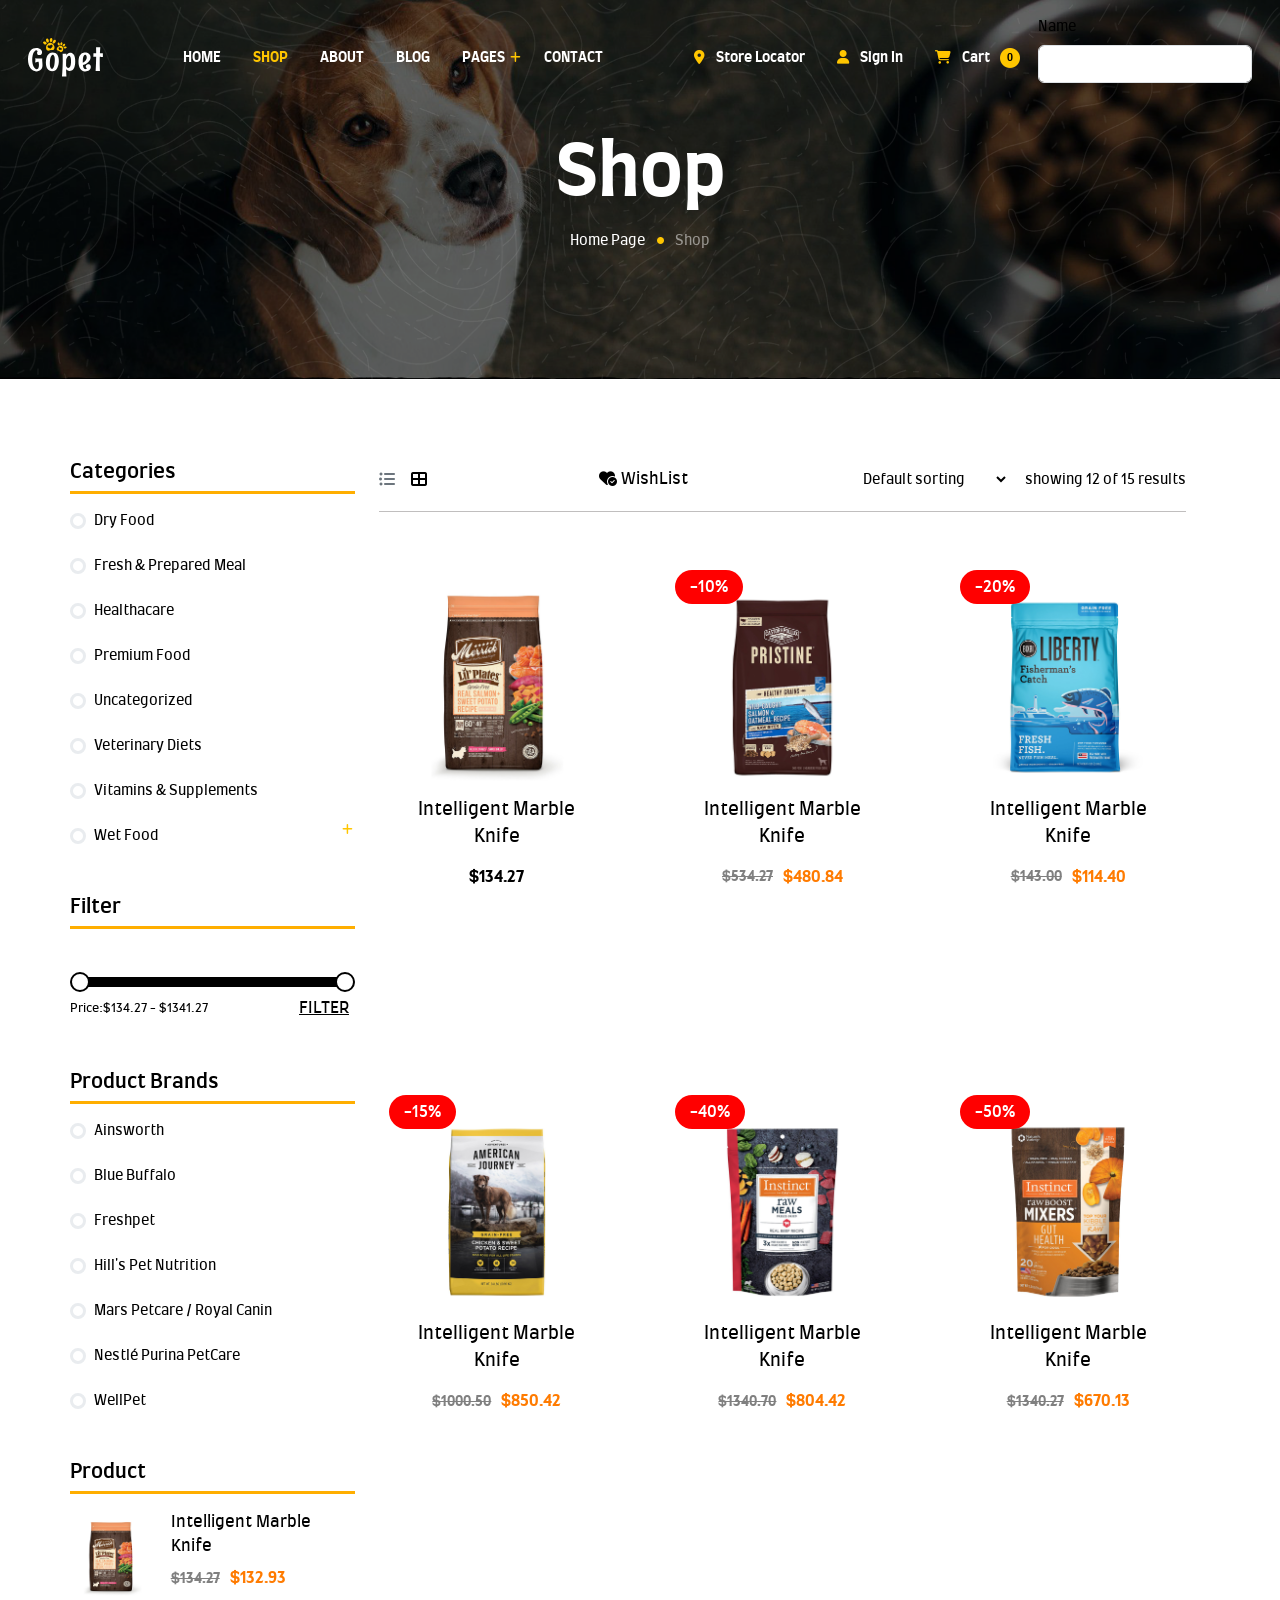
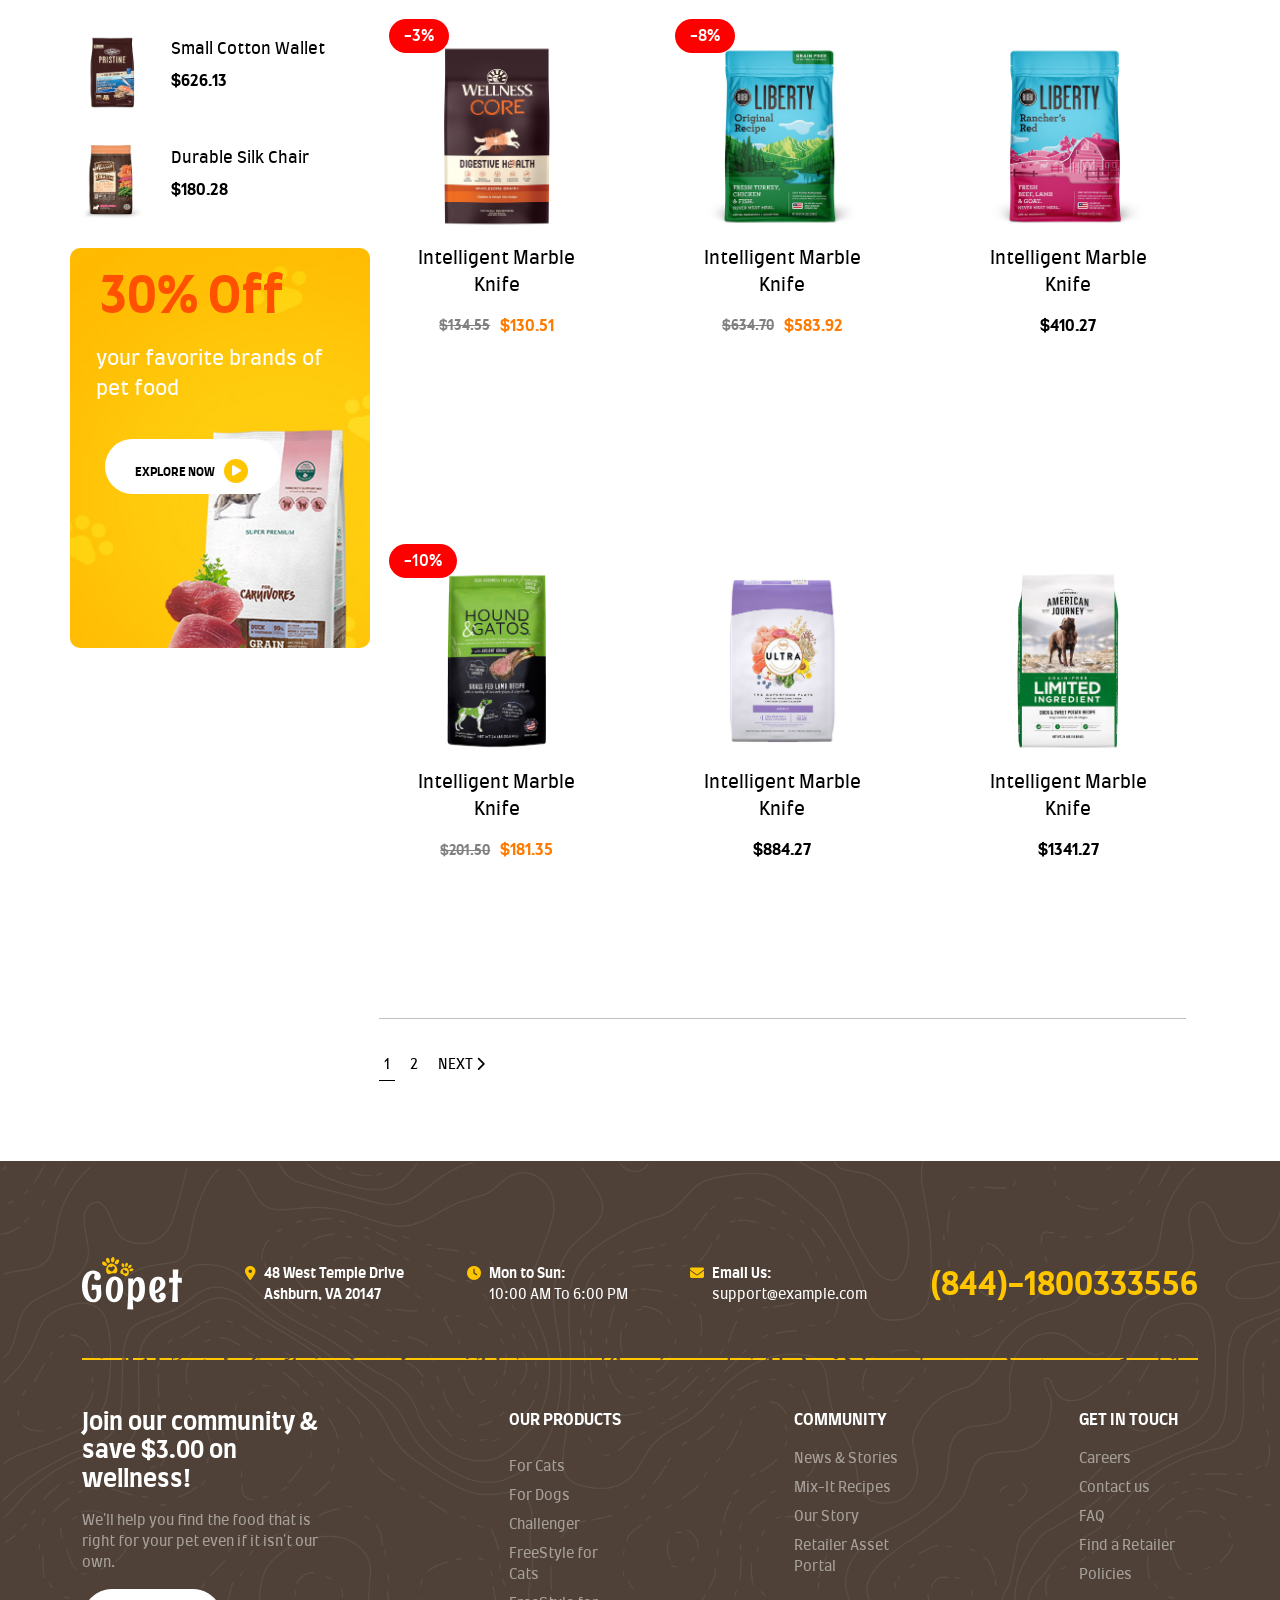
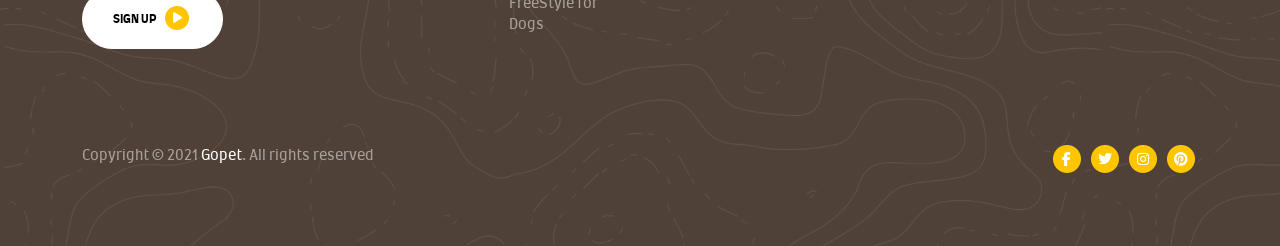
<file: index.html>
<!DOCTYPE html>
<html lang="en">

<head>
    <meta charset="UTF-8" />
    <meta name="viewport" content="width=device-width, initial-scale=1.0" />
    <title>Shop</title>
    <!-- Bootstrap -->
    <link rel="stylesheet" href="./css/bootstrap.css" />

    <!-- Font Awesome -->
    <link rel="stylesheet" href="./css/fontawesome.css" />

    <!-- Google Fonts -->
    <link rel="stylesheet" href="css/googlefont.css">

    <!-- Custom Styles -->
    <link rel="shortcut icon" href="images/paw-decor-right.png" type="image/x-icon">
    <link rel="stylesheet" href="./css/styles.css" />
    <style>
        .breadcrumb-wrapper {
            background: url("images/bg-curly-dark.png"), linear-gradient(rgba(0, 0, 0, 0.2), rgba(0, 0, 0, 0.2)), url("images/breadcrumb_shop_bg.png") center center no-repeat;
            background-size: cover;
        }
    </style>
</head>

<body>
    <nav class="navbar navbar-expand-lg navbar-dark position-absolute w-100" style="font-size: 14px;">
        <div class="container-fluid">
            <!-- the hamburger -->
            <button class="navbar-toggler" type="button" data-bs-toggle="offcanvas" data-bs-target="#navbar-on-mobile">
                <span class="navbar-toggler-icon"></span>
            </button>

            <!-- the brand -->
            <a class="mx-auto navbar-brand" href="home.html">
                <img src="./images/logo.svg" alt="" style="width: 75px" />
            </a>

            <!-- the cart on small screen => mobile -->
            <li class="ms-auto d-inline-block d-lg-none cart-show">
                <a class="p-0 nav-link-mobile" data-bs-toggle="offcanvas" data-bs-target="#shoppingCartOffcanvas">
                    <span><i class="fa-solid fa-cart-shopping text-primary"></i></span>
                </a>
            </li>

            <!-- the nav bar on large screen => desktop -->
            <div class="collapse navbar-collapse" id="navbarSupportedContent">
                <ul class="navbar-nav navbar-nav-1 ms-lg-6 mb-lg-0 fw-bold">
                    <li class="nav-item">
                        <a class="nav-link nav-link-hover" href="home.html">
                            <span class="nav-link-hover">HOME</span>
                        </a>
                    </li>
                    <li class="nav-item">
                        <a class="nav-link nav-link-hover active" href="shop.html">
                            <span class="nav-link-hover">SHOP</span>
                        </a>
                    </li>
                    <li class="nav-item">
                        <a class="nav-link nav-link-hover" href="about.html">
                            <span class="nav-link-hover">ABOUT</span>
                        </a>
                    </li>
                    <li class="nav-item">
                        <a class="nav-link nav-link-hover" href="blog.html">
                            <span class="nav-link-hover">BLOG</span>
                        </a>
                    </li>
                    <li class="nav-item dropdown">
                        <a class="nav-link nav-link-hover dropdown-toggle" href="#" data-bs-toggle="dropdown">
                            <span class="nav-link-hover">PAGES</span>
                            <i class="fa-solid fa-plus md-text position-absolute"></i>
                        </a>
                        <ul class="dropdown-menu shadow-lg rounded-4">
                            <li>
                                <a class="dropdown-item" href="faq.html">
                                    <span class="nav-link-hover">FAQ</span>
                                </a>
                            </li>
                            <li>
                                <img class="py-2" style="width: 150px;" src="images/footer_divide.png" alt="">
                            </li>
                            <li><a class="dropdown-item" href="pricing.html">Pricing</a></li>
                            <li>
                                <img class="py-2" style="width: 150px;" src="images/footer_divide.png" alt="">
                            </li>
                            <li><a class="dropdown-item" href="team-members.html">Members</a></li>
                            <li>
                                <img class="py-2" style="width: 150px;" src="images/footer_divide.png" alt="">
                            </li>
                            <li><a class="dropdown-item" href="sitemap.html">Sitemap</a></li>
                        </ul>
                    </li>
                    <li class="nav-item">
                        <a class="nav-link nav-link-hover" href="contact.html">
                            <span class="nav-link-hover">CONTACT</span>
                        </a>
                    </li>
                </ul>
                <ul class="mb-2 navbar-nav navbar-nav-2 ms-auto mb-lg-0 fw-bold d-flex">
                    <li class="nav-item">
                        <a class="p-0 nav-link" href="store-locator.html">
                            <span class="me-2"><i class="fa-solid fa-location-dot text-primary"></i></span>
                            Store Locator
                        </a>
                    </li>
                    <li class="nav-item dropdown dropstart account">
                    </li>
                    <li class="nav-item cart-show">
                        <a class="p-0 nav-link" href="#" data-bs-toggle="offcanvas"
                            data-bs-target="#shoppingCartOffcanvas">
                            <span class="me-2"><i class="fa-solid fa-cart-shopping text-primary"></i></span>
                            Cart
                            <span class="fa-stack ms-1" style="font-size: 10px">
                                <i class="fas fa-circle text-primary fa-stack-2x"></i>
                                <p class="text-black fa-stack-1x cart-count">
                                    0
                                </p>
                            </span>
                        </a>
                    </li>
                </ul>
                <form action="">
                    <div class="mb-3">
                        <label for="" class="form-label">Name</label>
                        <input type="text" name="" id="" class="form-control" placeholder=""
                            aria-describedby="helpId" />
                        
                    </div>
                    
                </form>
            </div>
        </div>
    </nav>

    <!-- the shopping cart offcanvas -->
    <div class="text-black offcanvas offcanvas-end" tabindex="-1" id="shoppingCartOffcanvas"
        aria-labelledby="offcanvasLabel">
        <div class="py-4 offcanvas-header border-bottom">
            <h5 class="offcanvas-title" id="offcanvasLabel">
                Shopping cart
            </h5>
            <button type="button" class="btn-close" data-bs-dismiss="offcanvas" aria-label="Close"></button>
        </div>
        <div class="offcanvas-body">
            <p class="text-black-50 text-center xxl-text cart-show-body">
                No products in the cart
            </p>
        </div>
    </div>

    <!-- the nav bar canvas on small screen => mobile  -->
    <div class="offcanvas offcanvas-start text-bg-light" tabindex="-1" id="navbar-on-mobile" style="z-index: 1055">
        <div class="px-4 pt-4 offcanvas-header">
            <h5 class="offcanvas-title fw-bold" id="offcanvasLabel">
                main menu
            </h5>
            <button type="button" class="btn-close" data-bs-dismiss="offcanvas" aria-label="Close"></button>
        </div>
        <img class="mx-4" src="./images/line-break.png" alt="" style="width: 60px" />
        <div class="offcanvas-body">
            <ul class="navbar-nav-mobile fw-bold list-group list-group-flush">
                <li class="p-0 py-2 mx-3 navbar-item-mobile list-group-item">
                    <a class="navbar-link-mobile text-decoration-none" href="#">HOME</a>
                </li>
                <li class="p-0 py-2 mx-3 navbar-item-mobile list-group-item">
                    <a class="navbar-link-mobile text-decoration-none active" href="#">SHOP</a>
                </li>
                <li class="p-0 py-2 mx-3 navbar-item-mobile list-group-item">
                    <a class="navbar-link-mobile text-decoration-none" href="#">ABOUT</a>
                </li>
                <li class="p-0 py-2 mx-3 navbar-item-mobile list-group-item">
                    <a class="navbar-link-mobile text-decoration-none" href="#">BLOG</a>
                </li>
                <li class="p-0 py-2 mx-3 navbar-item-mobile list-group-item">
                    <a class="navbar-link-mobile text-decoration-none" href="#">PAGES</a>
                </li>
                <li class="p-0 py-2 mx-3 navbar-item-mobile list-group-item">
                    <a class="navbar-link-mobile text-decoration-none" href="#">CONTACT</a>
                </li>
                <li class="p-0 py-2 mx-3 navbar-item-mobile list-group-item">
                    <a class="p-0 navbar-link-mobile text-decoration-none" href="#">
                        <span class="me-2"><i class="fa-solid fa-location-dot text-primary"></i></span>
                        Store Locator
                    </a>
                </li>
                <li class="p-0 py-2 mx-3 navbar-item-mobile list-group-item dropdown dropstart">
                    <a class="p-0 navbar-link-mobile text-decoration-none" data-bs-toggle="modal"
                        data-bs-target="#signInModal" href="#">
                        <span class="me-2"><i class="fa-solid fa-user text-primary"></i></span>
                        Sign In
                    </a>
                    <!-- Modal -->
                    <div class="modal fade" id="signInModal" data-bs-backdrop="static" data-bs-keyboard="false"
                        style="z-index: 1800">
                        <div class="modal-dialog modal-dialog-centered">
                            <div class="modal-content">
                                <div class="modal-header border-bottom-0">
                                    <button type="button" class="btn-close" data-bs-dismiss="modal"
                                        aria-label="Close"></button>
                                </div>
                                <div class="p-0 modal-body">
                                    <div class="px-4 pt-3 pb-3 text-black sign-in bg-light w-100">
                                        <div class="d-flex justify-content-between">
                                            <h3>Sign in</h3>
                                            <a href="#" class="text-primary">Create an Account</a>
                                        </div>
                                        <form class="mb-3">
                                            <div class="mb-3">
                                                <label for="username" class="form-label">Username or email
                                                    <span class="text-danger">*</span></label>
                                                <input class="text-black form-control" type="text" id="username"
                                                    placeholder="Username" />
                                            </div>
                                            <div class="mb-3">
                                                <label for="password" class="form-label">Password
                                                    <span class="text-danger">*</span></label>
                                                <input class="text-black form-control" type="text" id="password"
                                                    placeholder="Password" />
                                            </div>
                                            <div class="d-grid">
                                                <button class="btn btn-primary fw-bold text-uppercase">
                                                    Login
                                                    <span class="fa-stack super-sm-text ms-1" style="
                                                                margin-bottom: 1px;
                                                            ">
                                                        <i class="text-black fas fa-circle fa-stack-2x"></i>
                                                        <i class="fas fa-play fa-stack-1x text-primary"></i>
                                                    </span>
                                                </button>
                                            </div>
                                        </form>
                                        <div class="text-end">
                                            <p class="text-primary">
                                                Lost your password?
                                            </p>
                                        </div>
                                    </div>
                                </div>
                            </div>
                        </div>
                    </div>
                </li>
            </ul>
        </div>
    </div>

    <section class="pt-8 pb-8 text-white bg-black breadcrumb-wrapper">
        <div class="container">
            <div class="row">
                <div class="gap-2 d-flex flex-column justify-content-center align-items-center">
                    <!-- Change into the name of the page -->
                    <h2 class="fw-bold display-2">Shop</h2>
                    <div class="gap-2 d-flex lg-text">
                        <a href="home.html" class="m-0 text-decoration-none link-light">Home Page</a>
                        <span class="text-primary">
                            <i class="fas fa-circle" style="transform: scale(0.5)"></i>
                        </span>
                        <!-- Change into the name of the page -->
                        <p class="m-0 text-white-50">Shop</p>
                    </div>
                </div>
            </div>
        </div>
    </section>

    <main class="container main__shop d-flex">
        <div class="shop__sidebar col-3">
            <div class="shop__sidebar__categories">
                <h4 class="pb-2 categories__header shop__sidebar__title">
                    Categories
                </h4>
                <div class="gap-4 mt-3 categories__inner d-flex flex-column">
                    <div class="gap-2 category__group d-flex align-items-center">
                        <div
                            class="border category__icon-select shop__sidebar__icon-select rounded-circle border-light-subtle border-3">
                        </div>
                        <p class="category__text shop__sidebar__text">
                            Dry Food
                        </p>
                    </div>
                    <div class="gap-2 category__group d-flex align-items-center">
                        <div
                            class="border category__icon-select shop__sidebar__icon-select rounded-circle border-light-subtle border-3">
                        </div>
                        <p class="category__text shop__sidebar__text">
                            Fresh & Prepared Meal
                        </p>
                    </div>
                    <div class="gap-2 category__group d-flex align-items-center">
                        <div
                            class="border category__icon-select shop__sidebar__icon-select rounded-circle border-light-subtle border-3">
                        </div>
                        <p class="category__text shop__sidebar__text">
                            Healthacare
                        </p>
                    </div>
                    <div class="gap-2 category__group d-flex align-items-center">
                        <div
                            class="border category__icon-select shop__sidebar__icon-select rounded-circle border-light-subtle border-3">
                        </div>
                        <p class="category__text shop__sidebar__text">
                            Premium Food
                        </p>
                    </div>
                    <div class="gap-2 category__group d-flex align-items-center">
                        <div
                            class="border category__icon-select shop__sidebar__icon-select rounded-circle border-light-subtle border-3">
                        </div>
                        <p class="category__text shop__sidebar__text">
                            Uncategorized
                        </p>
                    </div>
                    <div class="gap-2 category__group d-flex align-items-center">
                        <div
                            class="border category__icon-select shop__sidebar__icon-select rounded-circle border-light-subtle border-3">
                        </div>
                        <p class="category__text shop__sidebar__text">
                            Veterinary Diets
                        </p>
                    </div>
                    <div class="gap-2 category__group d-flex align-items-center">
                        <div
                            class="border category__icon-select shop__sidebar__icon-select rounded-circle border-light-subtle border-3">
                        </div>
                        <p class="category__text shop__sidebar__text">
                            Vitamins & Supplements
                        </p>
                    </div>
                    <div class="gap-2 category__group d-flex align-items-center category__dropdown"
                        id="category__dropdown">
                        <div
                            class="border category__icon-select shop__sidebar__icon-select rounded-circle border-light-subtle border-3">
                        </div>
                        <p class="category__text shop__sidebar__text">
                            Wet Food
                        </p>
                        <i class="fa-solid fa-plus ms-auto category__dropdown-icon"></i>
                    </div>
                    <div class="category__dropdown__panel" id="category__dropdown__panel" style="display: none">
                        <div class="gap-2 mt-2 category__group d-flex align-items-center ps-3">
                            <div
                                class="border category__icon-select shop__sidebar__icon-select rounded-circle border-light-subtle border-3">
                            </div>
                            <p class="category__text shop__sidebar__text">
                                Chicken Free
                            </p>
                        </div>
                        <div class="gap-2 mt-2 category__group d-flex align-items-center ps-3">
                            <div
                                class="border category__icon-select shop__sidebar__icon-select rounded-circle border-light-subtle border-3">
                            </div>
                            <p class="category__text shop__sidebar__text">
                                Puppy
                            </p>
                        </div>
                        <div class="gap-2 mt-2 category__group d-flex align-items-center ps-3">
                            <div
                                class="border category__icon-select shop__sidebar__icon-select rounded-circle border-light-subtle border-3">
                            </div>
                            <p class="category__text shop__sidebar__text">
                                Senior
                            </p>
                        </div>
                        <div class="gap-2 mt-2 category__group d-flex align-items-center ps-3">
                            <div
                                class="border category__icon-select shop__sidebar__icon-select rounded-circle border-light-subtle border-3">
                            </div>
                            <p class="category__text shop__sidebar__text">
                                Weight Control
                            </p>
                        </div>
                    </div>
                </div>
            </div>
            <div class="mt-5 shop__sidebar__filter">
                <h4 class="pb-2 shop__sidebar__title filter__header">
                    Filter
                </h4>
                <div class="filter__inner">
                    <div class="filter-range">
                        <div class="mt-5 range-main">
                            <!-- <input
                                    type="range"
                                    class="range__value-start range-slider-thumb"
                                />
                                <div class="range-black"></div>
                                <input
                                    type="range"
                                    class="range__value-end range-slider-thumb"
                                    value="970"
                                /> -->
                            <div class="range__value-start range__value"></div>
                            <div class="range__black"></div>
                            <div class="range__value-end range__value"></div>
                        </div>
                        <div class="mt-2 range-footer d-flex align-items-center justify-content-between">
                            <div class="range__price" style="user-select: none">
                                <span>Price:$<span class="price-start">0</span>
                                    - $<span class="price-end">2000</span></span>
                            </div>
                            <button class="filter__btn">FILTER</button>
                        </div>
                    </div>
                </div>
            </div>
            <div class="mt-5 shop__sidebar__product__brands">
                <h4 class="pb-2 product__brands__header shop__sidebar__title">
                    Product Brands
                </h4>
                <div class="gap-4 mt-3 product__brands__inner d-flex flex-column">
                    <div class="gap-2 product__brand__group d-flex align-items-center">
                        <div
                            class="border product__brand__icon-select shop__sidebar__icon-select rounded-circle border-light-subtle border-3">
                        </div>
                        <p class="product__brand__text shop__sidebar__text">
                            Ainsworth
                        </p>
                    </div>
                    <div class="gap-2 product__brand__group d-flex align-items-center">
                        <div
                            class="border product__brand__icon-select shop__sidebar__icon-select rounded-circle border-light-subtle border-3">
                        </div>
                        <p class="product__brand__text shop__sidebar__text">
                            Blue Buffalo
                        </p>
                    </div>
                    <div class="gap-2 product__brand__group d-flex align-items-center">
                        <div
                            class="border product__brand__icon-select shop__sidebar__icon-select rounded-circle border-light-subtle border-3">
                        </div>
                        <p class="product__brand__text shop__sidebar__text">
                            Freshpet
                        </p>
                    </div>
                    <div class="gap-2 product__brand__group d-flex align-items-center">
                        <div
                            class="border product__brand__icon-select shop__sidebar__icon-select rounded-circle border-light-subtle border-3">
                        </div>
                        <p class="product__brand__text shop__sidebar__text">
                            Hill's Pet Nutrition
                        </p>
                    </div>
                    <div class="gap-2 product__brand__group d-flex align-items-center">
                        <div
                            class="border product__brand__icon-select shop__sidebar__icon-select rounded-circle border-light-subtle border-3">
                        </div>
                        <p class="product__brand__text shop__sidebar__text">
                            Mars Petcare / Royal Canin
                        </p>
                    </div>
                    <div class="gap-2 product__brand__group d-flex align-items-center">
                        <div
                            class="border product__brand__icon-select shop__sidebar__icon-select rounded-circle border-light-subtle border-3">
                        </div>
                        <p class="product__brand__text shop__sidebar__text">
                            Nestlé Purina PetCare
                        </p>
                    </div>
                    <div class="gap-2 product__brand__group d-flex align-items-center">
                        <div
                            class="border product__brand__icon-select shop__sidebar__icon-select rounded-circle border-light-subtle border-3">
                        </div>
                        <p class="product__brand__text shop__sidebar__text">
                            WellPet
                        </p>
                    </div>
                </div>
            </div>
            <div class="mt-5 shop__sidebar__products">
                <h4 class="pb-2 products__header shop__sidebar__title">
                    Product
                </h4>
                <div class="gap-4 mt-3 products__inner d-flex flex-column">
                    <div class="gap-3 product__group d-flex align-items-center">
                        <div class="product__img-wrapper">
                            <img src="./images/shop-img-1.jpg" alt="product"
                                class="product__img w-100 h-100 object-fix-cover" />
                        </div>
                        <div class="gap-2 product__img-info d-flex flex-column">
                            <a href="#!" class="product__name">
                                Intelligent Marble Knife
                            </a>
                            <div class="product__group-prices">
                                <p class="real__price">$134.27</p>
                                <p class="sale__price">$132.93</p>
                            </div>
                        </div>
                    </div>
                    <div class="gap-3 product__group d-flex align-items-center">
                        <div class="product__img-wrapper">
                            <img src="./images/shop-img-2.jpg" alt="product"
                                class="product__img w-100 h-100 object-fix-cover" />
                        </div>
                        <div class="gap-2 product__img-info d-flex flex-column">
                            <a href="#!" class="product__name">Small Cotton Wallet</a>
                            <div class="product__group-prices">
                                <p class="normal__price">$626.13</p>
                            </div>
                        </div>
                    </div>
                    <div class="gap-3 product__group d-flex align-items-center">
                        <div class="product__img-wrapper">
                            <img src="./images/shop-img-1.jpg" alt="product"
                                class="product__img w-100 h-100 object-fix-cover" />
                        </div>
                        <div class="gap-2 product__img-info d-flex flex-column">
                            <a href="#!" class="product__name">Durable Silk Chair</a>
                            <div class="product__group-prices">
                                <p class="normal__price">$180.28</p>
                            </div>
                        </div>
                    </div>
                    <div class="product__new__sale">
                        <div class="percent__discount">30% Off</div>
                        <p class="product__new__sale__logan">
                            your favorite brands of pet food
                        </p>
                        <a href="#!" class="py-3 btn btn-light fw-bold text-uppercase product__new__sale__btn">
                            EXPLORE NOW
                            <span class="fa-stack super-sm-text ms-1" style="margin-bottom: 2px">
                                <i class="fas fa-circle fa-stack-2x text-primary"></i>
                                <i class="text-white fas fa-play fa-stack-1x"></i>
                            </span>
                        </a>
                    </div>
                </div>
            </div>
        </div>
        <div class="px-4 shop__list-products w-100">
            <div class="list-products__header d-flex align-items-center justify-content-between">
                <div class="gap-3 list-products__header__view d-flex text-secondary">
                    <i class="fa-solid fa-list-ul view-list" role="button"></i><i
                        class="fa-solid fa-table-cells-large view-table view-selected" role="button"></i>
                </div>
                <div class="p-2 rounded wishlist wishlist-on-pc" role="button">
                    <i class="fa-solid fa-heart-circle-check"></i>
                    <span>WishList</span>
                </div>
                <div class="filter-on-table-mobile position-relative">
                    <div class="filterTM__btn">
                        <span>Filter</span>
                        <i class="fa-solid fa-filter"></i>
                    </div>

                    <div class="filter-on-table-mobile-sidebar position-absolute z-index-999">
                        <div class="shop__sidebar__categories">
                            <h4
                                class="pb-2 categories__header shop__sidebar__title d-flex justify-content-between align-items-center">
                                Categories
                                <i class="fa-solid fa-xmark fs-4 text-danger close-filter-on-table-mobile-sidebar"></i>
                            </h4>
                            <div class="gap-4 mt-3 categories__inner d-flex flex-column">
                                <div class="gap-2 category__group d-flex align-items-center">
                                    <div
                                        class="border category__icon-select shop__sidebar__icon-select rounded-circle border-light-subtle border-3">
                                    </div>
                                    <p class="category__text shop__sidebar__text">
                                        Dry Food
                                    </p>
                                </div>
                                <div class="gap-2 category__group d-flex align-items-center">
                                    <div
                                        class="border category__icon-select shop__sidebar__icon-select rounded-circle border-light-subtle border-3">
                                    </div>
                                    <p class="category__text shop__sidebar__text">
                                        Fresh & Prepared Meal
                                    </p>
                                </div>
                                <div class="gap-2 category__group d-flex align-items-center">
                                    <div
                                        class="border category__icon-select shop__sidebar__icon-select rounded-circle border-light-subtle border-3">
                                    </div>
                                    <p class="category__text shop__sidebar__text">
                                        Healthacare
                                    </p>
                                </div>
                                <div class="gap-2 category__group d-flex align-items-center">
                                    <div
                                        class="border category__icon-select shop__sidebar__icon-select rounded-circle border-light-subtle border-3">
                                    </div>
                                    <p class="category__text shop__sidebar__text">
                                        Premium Food
                                    </p>
                                </div>
                                <div class="gap-2 category__group d-flex align-items-center">
                                    <div
                                        class="border category__icon-select shop__sidebar__icon-select rounded-circle border-light-subtle border-3">
                                    </div>
                                    <p class="category__text shop__sidebar__text">
                                        Uncategorized
                                    </p>
                                </div>
                                <div class="gap-2 category__group d-flex align-items-center">
                                    <div
                                        class="border category__icon-select shop__sidebar__icon-select rounded-circle border-light-subtle border-3">
                                    </div>
                                    <p class="category__text shop__sidebar__text">
                                        Veterinary Diets
                                    </p>
                                </div>
                                <div class="gap-2 category__group d-flex align-items-center">
                                    <div
                                        class="border category__icon-select shop__sidebar__icon-select rounded-circle border-light-subtle border-3">
                                    </div>
                                    <p class="category__text shop__sidebar__text">
                                        Vitamins & Supplements
                                    </p>
                                </div>
                                <div class="gap-2 category__group d-flex align-items-center category__dropdown"
                                    id="category__dropdown-tm">
                                    <div
                                        class="border category__icon-select shop__sidebar__icon-select rounded-circle border-light-subtle border-3">
                                    </div>
                                    <p class="category__text shop__sidebar__text">
                                        Wet Food
                                    </p>
                                    <i class="fa-solid fa-plus ms-auto category__dropdown-icon"></i>
                                </div>
                                <div class="category__dropdown__panel" id="category__dropdown__panel-tm"
                                    style="display: none">
                                    <div class="gap-2 mt-2 category__group d-flex align-items-center ps-3">
                                        <div
                                            class="border category__icon-select shop__sidebar__icon-select rounded-circle border-light-subtle border-3">
                                        </div>
                                        <p class="category__text shop__sidebar__text">
                                            Chicken Free
                                        </p>
                                    </div>
                                    <div class="gap-2 mt-2 category__group d-flex align-items-center ps-3">
                                        <div
                                            class="border category__icon-select shop__sidebar__icon-select rounded-circle border-light-subtle border-3">
                                        </div>
                                        <p class="category__text shop__sidebar__text">
                                            Puppy
                                        </p>
                                    </div>
                                    <div class="gap-2 mt-2 category__group d-flex align-items-center ps-3">
                                        <div
                                            class="border category__icon-select shop__sidebar__icon-select rounded-circle border-light-subtle border-3">
                                        </div>
                                        <p class="category__text shop__sidebar__text">
                                            Senior
                                        </p>
                                    </div>
                                    <div class="gap-2 mt-2 category__group d-flex align-items-center ps-3">
                                        <div
                                            class="border category__icon-select shop__sidebar__icon-select rounded-circle border-light-subtle border-3">
                                        </div>
                                        <p class="category__text shop__sidebar__text">
                                            Weight Control
                                        </p>
                                    </div>
                                </div>
                            </div>
                        </div>
                        <div class="p-1 mt-2 rounded wishlist wishlist-on-mobile" role="button">
                            <i class="fa-solid fa-heart-circle-check"></i>
                            <span>WishList</span>
                        </div>
                    </div>
                </div>

                <div class="gap-3 list-products__header__sort d-flex">
                    <select name="sort" id="sort" class="options__select">
                        <option value="none" selected>
                            Default sorting
                        </option>
                        <option value="LTH">
                            Sort by price: low to high
                        </option>
                        <option value="HTL">
                            Sort by price: high to low
                        </option>
                    </select>
                    <span class="info-view">showing 12 of
                        <span class="total-product">15</span>
                        results</span>
                </div>
            </div>
            <div class="mt-5 list-products__body list-products__body-table"></div>
            <div class="pagination"></div>
        </div>
    </main>

    <footer class="pb-6 text-center text-white footer pt-7 lg-text text-md-start">
        <div class="container">
            <div
                class="flex-wrap gap-5 mb-5 d-flex flex-column flex-md-row gap-md-0 justify-content-between align-items-center">
                <img src="images/logo.svg" alt="" style="width: 100px" />
                <div class="gap-2 location d-flex">
                    <span><i class="fa-regular fa-location-dot text-primary"></i></span>
                    <p class="m-0 fw-bold">
                        48 West Temple Drive <br />
                        Ashburn, VA 20147
                    </p>
                </div>
                <div class="gap-2 open-time d-flex">
                    <span><i class="fa-regular fa-clock text-primary"></i></span>
                    <div>
                        <p class="m-0 fw-bold">Mon to Sun:</p>
                        <p class="m-0">10:00 AM To 6:00 PM</p>
                    </div>
                </div>
                <div class="gap-2 location d-flex">
                    <span><i class="fa-regular fa-envelope text-primary"></i></span>
                    <div>
                        <p class="m-0 fw-bold">Email Us:</p>
                        <p class="m-0">support@example.com</p>
                    </div>
                </div>
                <p class="m-0 phone-number fw-bold text-primary fs-2">
                    (844)-1800333556
                </p>
            </div>
            <img class="mb-5" src="images/footer_divide.png" alt="" style="max-width: 100%" />
            <div class="row mb-7">
                <div class="col-md-3">
                    <div class="mb-3">
                        <h4 class="fw-bold">
                            Join our community & save $3.00 on wellness!
                        </h4>
                    </div>
                    <div class="mb-3">
                        <p class="text-white-50">
                            We'll help you find the food that is right for
                            your pet even if it isn't our own.
                        </p>
                    </div>
                    <div>
                        <a href="register.html" class="py-3 btn btn-light fw-bold text-uppercase">
                            Sign up
                            <span class="fa-stack super-sm-text ms-1" style="margin-bottom: 2px">
                                <i class="fas fa-circle fa-stack-2x text-primary"></i>
                                <i class="text-white fas fa-play fa-stack-1x"></i>
                            </span>
                        </a>
                    </div>
                </div>
                <div class="mt-5 col-md-9 mt-md-0">
                    <div class="gap-5 row gap-md-0">
                        <div class="offset-md-2 col-md-2">
                            <div class="mb-4">
                                <p class="fw-bold text-uppercase xl-text">
                                    Our Products
                                </p>
                            </div>
                            <ul class="gap-2 list-unstyled vstack">
                                <li>
                                    <a href="#" class="text-white-50 text-decoration-none">For Cats</a>
                                </li>
                                <li>
                                    <a href="#" class="text-white-50 text-decoration-none">For Dogs</a>
                                </li>
                                <li>
                                    <a href="#" class="text-white-50 text-decoration-none">Challenger</a>
                                </li>
                                <li>
                                    <a href="#" class="text-white-50 text-decoration-none">FreeStyle for Cats</a>
                                </li>
                                <li>
                                    <a href="#" class="text-white-50 text-decoration-none">FreeStyle for Dogs</a>
                                </li>
                            </ul>
                        </div>
                        <div class="offset-md-2 col-md-2">
                            <div class="mb-3">
                                <p class="fw-bold text-uppercase xl-text">
                                    Community
                                </p>
                            </div>
                            <ul class="gap-2 list-unstyled vstack">
                                <li>
                                    <a href="#" class="text-white-50 text-decoration-none">News & Stories</a>
                                </li>
                                <li>
                                    <a href="#" class="text-white-50 text-decoration-none">Mix-It Recipes</a>
                                </li>
                                <li>
                                    <a href="#" class="text-white-50 text-decoration-none">Our Story</a>
                                </li>
                                <li>
                                    <a href="#" class="text-white-50 text-decoration-none">Retailer Asset Portal</a>
                                </li>
                            </ul>
                        </div>
                        <div class="offset-md-2 col-md-2">
                            <div class="mb-3">
                                <p class="fw-bold text-uppercase xl-text">
                                    Get in touch
                                </p>
                            </div>
                            <ul class="gap-2 list-unstyled vstack">
                                <li>
                                    <a href="#" class="text-white-50 text-decoration-none">Careers</a>
                                </li>
                                <li>
                                    <a href="#" class="text-white-50 text-decoration-none">Contact us</a>
                                </li>
                                <li>
                                    <a href="#" class="text-white-50 text-decoration-none">FAQ</a>
                                </li>
                                <li>
                                    <a href="#" class="text-white-50 text-decoration-none">Find a Retailer</a>
                                </li>
                                <li>
                                    <a href="#" class="text-white-50 text-decoration-none">Policies</a>
                                </li>
                            </ul>
                        </div>
                    </div>
                </div>
            </div>
            <div class="row">
                <div class="col-12 d-flex flex-column flex-md-row">
                    <p class="text-white-50">
                        Copyright &copy; 2021
                        <span class="text-white">Gopet</span>. All rights
                        reserved
                    </p>
                    <div class="ms-md-auto">
                        <a href="#" class="text-decoration-none">
                            <span class="fa-stack">
                                <i class="fas fa-circle fa-stack-2x text-primary"></i>
                                <i class="text-white fab fa-facebook-f fa-stack-1x"></i>
                            </span>
                        </a>
                        <a href="#" class="text-decoration-none">
                            <span class="fa-stack">
                                <i class="fas fa-circle fa-stack-2x text-primary"></i>
                                <i class="text-white fab fa-twitter fa-stack-1x"></i>
                            </span>
                        </a>
                        <a href="#" class="text-decoration-none">
                            <span class="fa-stack">
                                <i class="fas fa-circle fa-stack-2x text-primary"></i>
                                <i class="text-white fab fa-instagram fa-stack-1x"></i>
                            </span>
                        </a>
                        <a href="#" class="text-decoration-none">
                            <span class="fa-stack">
                                <i class="fas fa-circle fa-stack-2x text-primary"></i>
                                <i class="text-white fab fa-pinterest fa-stack-1x"></i>
                            </span>
                        </a>
                    </div>
                </div>
            </div>
        </div>
    </footer>
    <script src="js/jquery.js"></script>
    <script src="js/bootstrap.bundle.min.js"></script>
    <script src="js/flash-message.js"></script>
    <script src="js/data-products.js"></script>
    <script src="js/shopping-cart.js"></script>
    <script src="js/shop.js"></script>
    <script src="js/show-acccount.js"></script>
</body>

</html>
</file>
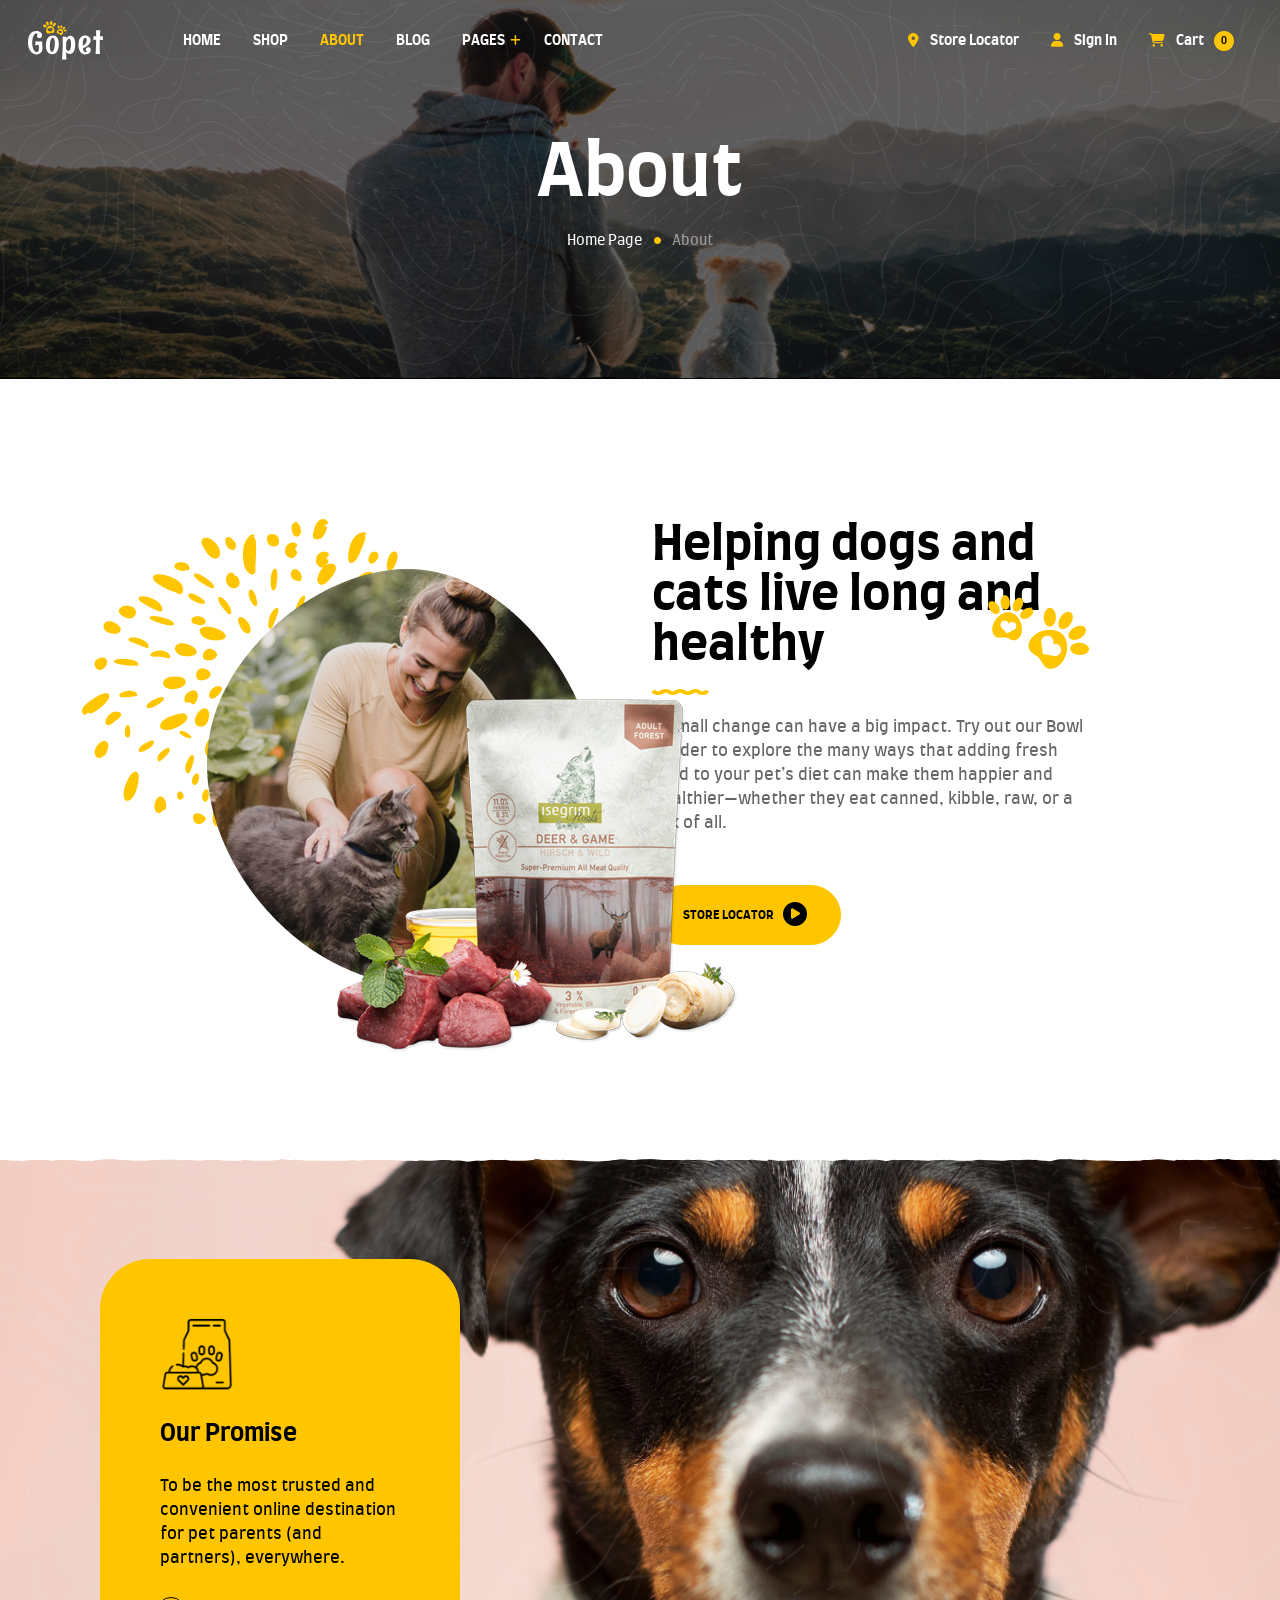
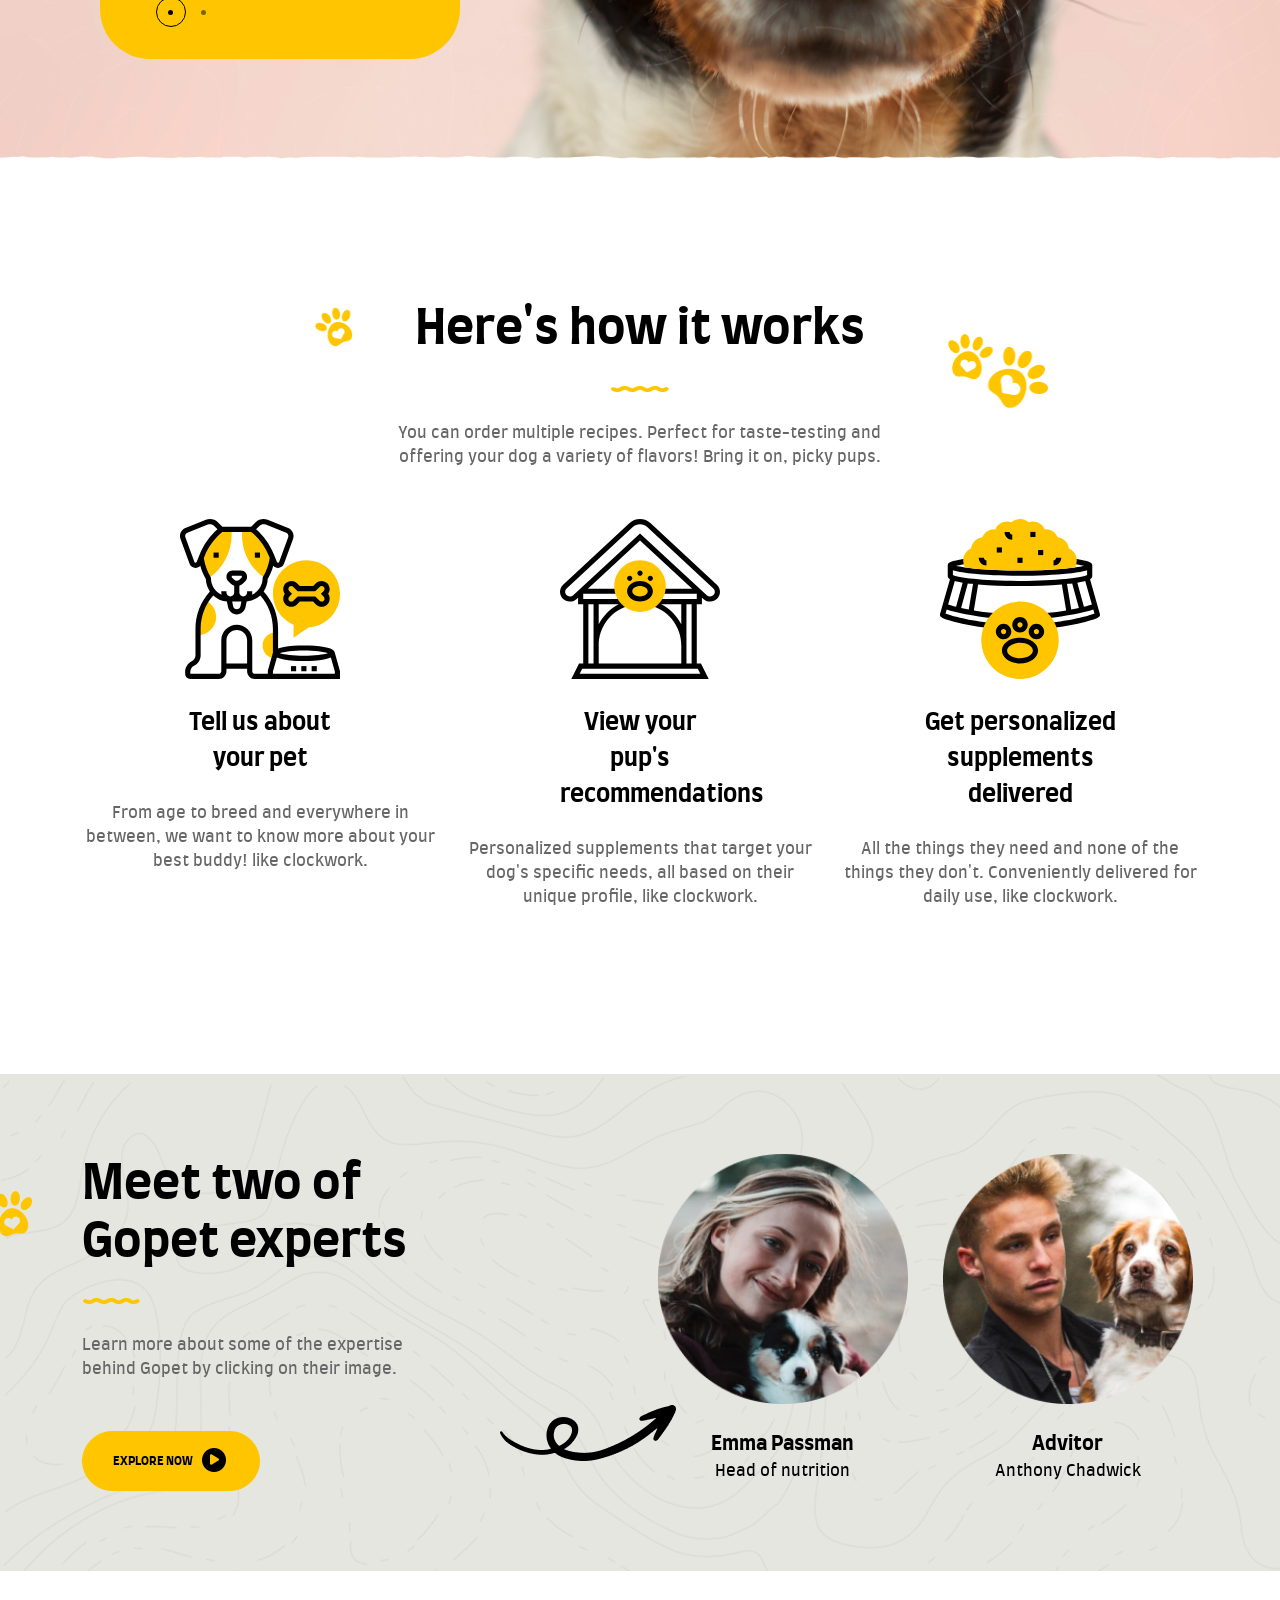
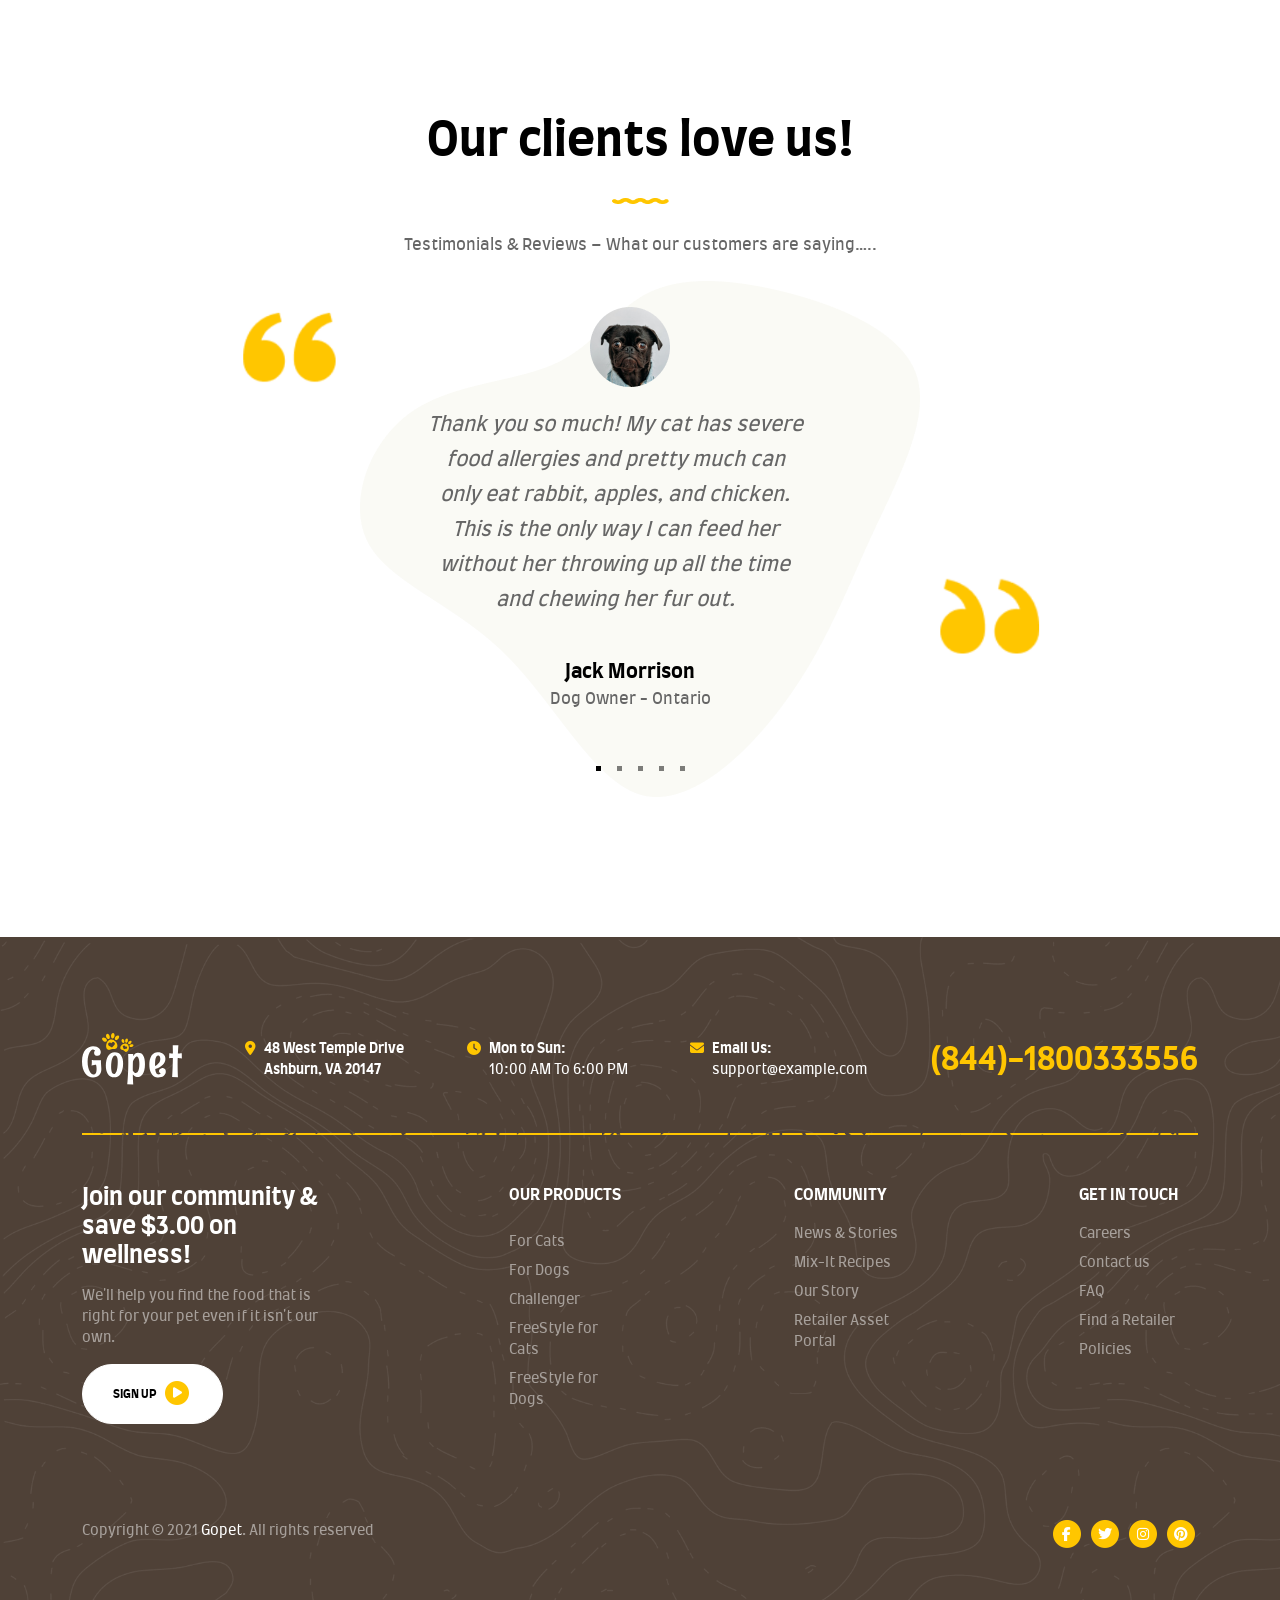
<file: about.html>
<!DOCTYPE html>
<html lang="en">

<head>
  <meta charset="UTF-8">
  <meta name="viewport" content="width=device-width, initial-scale=1.0">
  <title>About</title>

  <!-- Bootstrap -->
  <link rel="stylesheet" href="css/bootstrap.css">

  <!-- Font Awesome -->
  <link rel="stylesheet" href="css/fontawesome.css">

  <!-- Google Fonts -->
  <link rel="stylesheet" href="css/googlefont.css">

  <!-- Custom Styles -->
  <link rel="shortcut icon" href="images/paw-decor-right.png" type="image/x-icon">
  <link rel="stylesheet" href="css/styles.css">
  <style>
    .breadcrumb-wrapper {
      background: url("images/bg-curly-dark.png"), linear-gradient(rgba(0, 0, 0, 0.2), rgba(0, 0, 0, 0.2)), url("images/breadcrumb_our_blog.png") center center no-repeat;
      background-size: cover;
    }
  </style>
</head>

<body>
  <nav class="navbar navbar-expand-lg navbar-dark position-absolute w-100" style="font-size: 14px;">
    <div class="container-fluid">

      <!-- the hamburger -->
      <button class="navbar-toggler" type="button" data-bs-toggle="offcanvas" data-bs-target="#navbar-on-mobile">
        <span class="navbar-toggler-icon"></span>
      </button>

      <!-- the brand -->
      <a class="navbar-brand mx-auto" href="home.html">
        <img src="images/logo.svg" alt="" style="width: 75px;">
      </a>

      <!-- the cart on small screen => mobile -->
      <li class="ms-auto d-inline-block d-lg-none cart-show">
        <a class="nav-link-mobile p-0" data-bs-toggle="offcanvas" data-bs-target="#shoppingCartOffcanvas">
          <span><i class="fa-solid fa-cart-shopping text-primary"></i></span>
        </a>
      </li>

      <!-- the nav bar on large screen => desktop -->
      <div class="collapse navbar-collapse" id="navbarSupportedContent">
        <ul class="navbar-nav navbar-nav-1 ms-lg-6 mb-lg-0 fw-bold">
          <li class="nav-item">
            <a class="nav-link nav-link-hover" href="home.html">
              <span class="nav-link-hover">HOME</span>
            </a>
          </li>
          <li class="nav-item">
            <a class="nav-link nav-link-hover" href="shop.html">
              <span class="nav-link-hover">SHOP</span>
            </a>
          </li>
          <li class="nav-item">
            <a class="nav-link nav-link-hover active" href="about.html">
              <span class="nav-link-hover">ABOUT</span>
            </a>
          </li>
          <li class="nav-item">
            <a class="nav-link nav-link-hover" href="blog.html">
              <span class="nav-link-hover">BLOG</span>
            </a>
          </li>
          <li class="nav-item dropdown">
            <a class="nav-link nav-link-hover dropdown-toggle" href="#" data-bs-toggle="dropdown">
              <span class="nav-link-hover">PAGES</span>
              <i class="fa-solid fa-plus md-text position-absolute"></i>
            </a>
            <ul class="dropdown-menu shadow-lg rounded-4">
              <li>
                <a class="dropdown-item" href="faq.html">
                  <span class="nav-link-hover">FAQ</span>
                </a>
              </li>
              <li>
                <img class="py-2" style="width: 150px;" src="images/footer_divide.png" alt="">
              </li>
              <li><a class="dropdown-item" href="pricing.html">Pricing</a></li>
              <li>
                <img class="py-2" style="width: 150px;" src="images/footer_divide.png" alt="">
              </li>
              <li><a class="dropdown-item" href="team-members.html">Members</a></li>
              <li>
                <img class="py-2" style="width: 150px;" src="images/footer_divide.png" alt="">
              </li>
              <li><a class="dropdown-item" href="sitemap.html">Sitemap</a></li>
            </ul>
          </li>
          <li class="nav-item">
            <a class="nav-link nav-link-hover" href="contact.html">
              <span class="nav-link-hover">CONTACT</span>
            </a>
          </li>
        </ul>
        <ul class="navbar-nav navbar-nav-2 ms-auto mb-2 mb-lg-0 fw-bold d-flex">
          <li class="nav-item">
            <a class="nav-link p-0" href="store-locator.html">
              <span class="me-2"><i class="fa-solid fa-location-dot text-primary"></i></span>
              Store Locator
            </a>
          </li>
          <li class="nav-item dropdown dropstart account">
          </li>
          <li class="nav-item cart-show">
            <a class="nav-link p-0" href="#" data-bs-toggle="offcanvas" data-bs-target="#shoppingCartOffcanvas">
              <span class="me-2"><i class="fa-solid fa-cart-shopping text-primary"></i></span>
              Cart
              <span class="fa-stack ms-1" style="font-size: 10px;">
                <i class="fas fa-circle text-primary fa-stack-2x"></i>
                <p class="fa-stack-1x text-black cart-count">0</p>
              </span>
            </a>
          </li>
        </ul>
      </div>
    </div>
  </nav>

  <!-- the shopping cart offcanvas -->
  <div class="offcanvas offcanvas-end text-black" tabindex="-1" id="shoppingCartOffcanvas"
    aria-labelledby="offcanvasLabel">
    <div class="offcanvas-header border-bottom py-4">
      <h5 class="offcanvas-title" id="offcanvasLabel">Shopping cart</h5>
      <button type="button" class="btn-close" data-bs-dismiss="offcanvas" aria-label="Close"></button>
    </div>
    <div class="offcanvas-body">
      <p class="text-black-50 text-center xxl-text cart-show-body">No products in the cart</p>
    </div>
  </div>

  <!-- the nav bar canvas on small screen => mobile  -->
  <div class="offcanvas offcanvas-start text-bg-light" tabindex="-1" id="navbar-on-mobile" style="z-index: 1055">
    <div class="offcanvas-header px-4 pt-4">
      <h5 class="offcanvas-title fw-bold" id="offcanvasLabel">main menu</h5>
      <button type="button" class="btn-close" data-bs-dismiss="offcanvas" aria-label="Close"></button>
    </div>
    <img class="mx-4" src="images/line-break.png" alt="" style="width: 60px;">
    <div class="offcanvas-body">
      <ul class="navbar-nav-mobile fw-bold list-group list-group-flush">
        <li class="navbar-item-mobile list-group-item p-0 py-2 mx-3">
          <a class="navbar-link-mobile text-decoration-none" href="#">HOME</a>
        </li>
        <li class="navbar-item-mobile list-group-item p-0 py-2 mx-3">
          <a class="navbar-link-mobile text-decoration-none" href="#">SHOP</a>
        </li>
        <li class="navbar-item-mobile list-group-item p-0 py-2 mx-3">
          <a class="navbar-link-mobile text-decoration-none active" href="#">ABOUT</a>
        </li>
        <li class="navbar-item-mobile list-group-item p-0 py-2 mx-3">
          <a class="navbar-link-mobile text-decoration-none" href="#">BLOG</a>
        </li>
        <li class="navbar-item-mobile list-group-item p-0 py-2 mx-3">
          <a class="navbar-link-mobile text-decoration-none" href="#">PAGES</a>
        </li>
        <li class="navbar-item-mobile list-group-item p-0 py-2 mx-3">
          <a class="navbar-link-mobile text-decoration-none" href="#">CONTACT</a>
        </li>
        <li class="navbar-item-mobile list-group-item p-0 py-2 mx-3">
          <a class="navbar-link-mobile text-decoration-none p-0" href="#">
            <span class="me-2"><i class="fa-solid fa-location-dot text-primary"></i></span>
            Store Locator
          </a>
        </li>
        <li class="navbar-item-mobile list-group-item p-0 py-2 mx-3 dropdown dropstart">
          <a class="navbar-link-mobile text-decoration-none p-0" data-bs-toggle="modal" data-bs-target="#signInModal"
            href="#">
            <span class="me-2"><i class="fa-solid fa-user text-primary"></i></span>
            Sign In
          </a>
          <!-- Modal -->
          <div class="modal fade" id="signInModal" data-bs-backdrop="static" data-bs-keyboard="false"
            style="z-index: 1800;">
            <div class="modal-dialog modal-dialog-centered">
              <div class="modal-content">
                <div class="modal-header border-bottom-0    ">
                  <button type="button" class="btn-close" data-bs-dismiss="modal" aria-label="Close"></button>
                </div>
                <div class="modal-body p-0">
                  <div class="sign-in px-4 pt-3 pb-3 bg-light text-black w-100">
                    <div class="d-flex justify-content-between">
                      <h3>Sign in</h3>
                      <a href="#" class="text-primary">Create an Account</a>
                    </div>
                    <form class="mb-3">
                      <div class="mb-3">
                        <label for="username" class="form-label">Username or email <span
                            class="text-danger">*</span></label>
                        <input class="form-control text-black" type="text" id="username" placeholder="Username">
                      </div>
                      <div class="mb-3">
                        <label for="password" class="form-label">Password <span class="text-danger">*</span></label>
                        <input class="form-control text-black" type="text" id="password" placeholder="Password">
                      </div>
                      <div class="d-grid">
                        <button class="btn btn-primary fw-bold text-uppercase">
                          Login
                          <span class="fa-stack super-sm-text ms-1" style="margin-bottom: 1px;">
                            <i class="fas fa-circle fa-stack-2x text-black"></i>
                            <i class="fas fa-play fa-stack-1x text-primary"></i>
                          </span>
                        </button>
                      </div>
                    </form>
                    <div class="text-end">
                      <p class="text-primary">Lost your password?</p>
                    </div>
                  </div>
                </div>
              </div>
            </div>
          </div>
        </li>
      </ul>
    </div>
  </div>

  <section class="breadcrumb-wrapper bg-black text-white pt-8 pb-8">
    <div class="container">
      <div class="row">
        <div class="d-flex flex-column justify-content-center align-items-center gap-2">
          <!-- Change into the name of the page -->
          <h2 class="fw-bold display-2">About</h2>
          <div class="d-flex gap-2 lg-text">
            <a href="home.html" class="m-0 text-decoration-none link-light">Home Page</a>
            <span class="text-primary">
              <i class="fas fa-circle" style="transform: scale(0.5);"></i>
            </span>
            <!-- Change into the name of the page -->
            <p class="m-0 text-white-50">About</p>
          </div>
        </div>
      </div>
    </div>
  </section>


  <!-- Your code goes here -->
  <main id="about">
    <div class="container">
      <section class="section-one">
        <div class="row">
          <div class="col-xl-6 col-lg-6 col-md-6 col-sm-12">
            <div class="box">
              <img src="images/h4_deco2.png" class="img-1" alt="">
              <img src="images/h4_img6.png" class="img-2" alt="">
              <img src="images/h4_img5.png" class="img-3" alt="">
            </div>
          </div>
          <!-- <div class="ol-xl-2"></div> -->
          <div class="col-xl-6 col-lg-6 col-md-6 col-sm-12">
            <div class="title">
              Helping dogs and cats live long and healthy
              <img src="images/h4_deco3.png" alt="">
            </div>
            <img class="space" src="images/h3_divider.png" alt="">
            <div class="decs">
              A small change can have a big impact. Try out our Bowl Builder to explore the many ways that
              adding fresh food to your pet’s diet can make them happier and healthier—whether they eat
              canned, kibble, raw, or a mix of all.
            </div>
            <div class="d-flex p-0">
              <div class="button hstack gap-3">
                <a href="store-locator.html" class="btn btn-primary text-uppercase fw-bold py-3">
                  STORE LOCATOR
                  <span class="fa-stack super-sm-text ms-1" style="margin-bottom: 2px;">
                    <i class="fas fa-circle fa-stack-2x"></i>
                    <i class="fas fa-play fa-stack-1x text-primary"></i>
                  </span>
                </a>
              </div>
            </div>
          </div>
        </div>
      </section>
    </div>
    <section class="section-two">
      <div class="container">
        <div class="col-xl-4 col-lg-6 col-md-12 col-sm-12">
          <div class="box">
            <div id="carouselExampleIndicators" class="carousel slide" data-bs-ride="carousel">

              <div class="carousel-inner">
                <div class="carousel-item active">
                  <div class="icon">
                    <img class="img-one" src="images/one.png" alt="">
                  </div>
                  <div class="title">
                    Our Promise
                  </div>
                  <div class="desc">
                    To be the most trusted and convenient online destination for pet parents (and partners), everywhere.
                  </div>
                </div>
                <div class="carousel-item">
                  <div class="icon">
                    <img class="img-two" src="images/two.png" alt="">
                  </div>
                  <div class="title">
                    Our Promise
                  </div>
                  <div class="desc">
                    The process of cooking at lower temperatures & at slower rates leads to an increase in nutrient
                    retention.
                  </div>
                </div>
              </div>
              <div class="carousel-indicators">
                <button type="button" data-bs-target="#carouselExampleIndicators" data-bs-slide-to="0" class="active"
                  aria-current="true" aria-label="Slide 1"></button>
                <button type="button" data-bs-target="#carouselExampleIndicators" data-bs-slide-to="1"
                  aria-label="Slide 2"></button>
              </div>

            </div>
          </div>
        </div>
      </div>
    </section>
    <div class="container">
      <section class="section-three">
        <div class="title">
          <h2>
            Here's how it works
          </h2>
          <img src="images/h2_decor-1.png" alt="">
        </div>
        <div class="space">
          <img src="images/h3_divider.png" alt="">
        </div>
        <div class="img-two">
          <img src="images/h4_deco3.png" alt="">
        </div>

        <div class="desc">
          You can order multiple recipes. Perfect for taste-testing and offering your dog a variety of flavors! Bring it
          on, picky pups.
        </div>
        <div class="row">
          <div class="col-xl-4 col-lg-4 col-md-12 col-sm-12 d-flex flex-column align-items-center">
            <div class="icon">
              <img src="images/h2_img-1.svg" alt="">
            </div>
            <div class="title-animal">
              Tell us about your pet
            </div>
            <div class="desc-animal">
              From age to breed and everywhere in between, we want to know more about your best buddy! like clockwork.
            </div>
          </div>
          <div class="col-xl-4 col-lg-4 col-md-12 col-sm-12 d-flex flex-column align-items-center">
            <div class="icon">
              <img src="images/h2_img-3.svg" alt="">
            </div>
            <div class="title-animal">
              View your pup's recommendations
            </div>
            <div class="desc-animal">
              Personalized supplements that target your dog's specific needs, all based on their unique profile, like
              clockwork.
            </div>
          </div>
          <div class="col-xl-4 col-lg-4 col-md-12 col-sm-12 d-flex flex-column align-items-center">
            <div class="icon">
              <img src="images/h2_img-2.svg" alt="">
            </div>
            <div class="title-animal-3">
              Get personalized supplements delivered
            </div>
            <div class="desc-animal">
              All the things they need and none of the things they don't. Conveniently delivered for daily use, like
              clockwork.
            </div>
          </div>
        </div>

      </section>
    </div>
    <section class="section-four">
      <div class="container">
        <div class="row">
          <div class="col-xl-6 col-lg-6 col-md-12 col-sm-12 ">
            <h2>
              Meet two of Gopet experts
            </h2>
            <img class="dog" src="images/contact_decor_2.png" alt="">
            <div class="space">
              <img src="images/h3_divider.png" alt="">
            </div>
            <div class="decs">
              Learn more about some of the expertise behind Gopet by clicking on their image.
            </div>
            <div class="d-flex p-0">
              <div class="button hstack gap-3">
                <a href="shop.html" class="btn btn-primary text-uppercase fw-bold py-3">
                  EXPLORE NOW
                  <span class="fa-stack super-sm-text ms-1" style="margin-bottom: 2px;">
                    <i class="fas fa-circle fa-stack-2x"></i>
                    <i class="fas fa-play fa-stack-1x text-primary"></i>
                  </span>
                </a>
              </div>
            </div>
            <div class="icon">
              <img src="images/h3_deco4.png" alt="">
            </div>
          </div>
          <div class="col-xl-3 col-lg-3 col-md-12 col-sm-12">
            <div class="box">
              <div class="img-1">
                <img src="images/h3_img12.png" alt="">
                <ul class="list">
                  <li><i class="fa-brands fa-instagram"></i></li>
                  <li><i class="fa-brands fa-pinterest"></i></li>
                </ul>
              </div>
              <div class="name">
                Emma Passman
              </div>
              <div class="desc">
                Head of nutrition
              </div>
            </div>
          </div>
          <div class="col-xl-3 col-lg-3 col-md-12 col-sm-12">
            <div class="box">
              <div class="img-1">
                <img src="images/h3_img13.png" alt="">
                <ul class="list">
                  <li><i class="fa-brands fa-instagram"></i></li>
                  <li><i class="fa-brands fa-pinterest"></i></li>
                </ul>
              </div>
              <div class="name">
                Advitor
              </div>
              <div class="desc">
                Anthony Chadwick
              </div>
            </div>
          </div>
        </div>
      </div>
      </div>
    </section>
    <section class="section-five">
      <div class="container">
        <div class="box">
          <h2 class="title">
            Our clients love us!
          </h2>
          <div class="space">
            <img src="images/h3_divider.png" alt="">
          </div>
          <div class="desc">
            Testimonials & Reviews – What our customers are saying…..
          </div>

          <div class="box-croll">
            <div id="myCarousel" class="carousel slide" data-bs-ride="carousel">
              <div class="carousel-inner">
                <div class="carousel-item active">
                  <div class="icon">
                    <img class="img-one" src="images/hinh1.png" alt="">
                  </div>
                  <div class="desc">
                    Thank you so much! My cat has severe food allergies and pretty much can only eat rabbit, apples, and
                    chicken. This is the only way I can feed her without her throwing up all the time and chewing her
                    fur out.
                  </div>
                  <div class="name">
                    Jack Morrison
                  </div>
                  <p>Dog Owner - Ontario</p>
                </div>
                <div class="carousel-item">
                  <div class="icon">
                    <img class="img-two" src="images/hinh2.png" alt="">
                  </div>
                  <div class="desc">
                    Thanks for the great product, our dog Chica loves it and I feel good feeding it to her. I rotate a
                    variety of proteins and everybody's happy , I feel good feeding it to her. Thanks so much!
                  </div>
                  <div class="name">
                    Jennifer Doe
                  </div>
                  <p>
                    Dog Owner - Florida
                  </p>
                </div>
                <div class="carousel-item">
                  <div class="icon">
                    <img class="img-two" src="images/hinh3.png" alt="">
                  </div>
                  <div class="desc">
                    Best thing I ever did for my 2 cats. Hairballs...gone! Diarrhea and or loose stools...gone! One cats
                    horrid breath...gone! One cat from a bit 'toround' to almost perfect weight.
                  </div>
                  <div class="name">
                    Dana Eston
                  </div>
                  <p>
                    Cat Owner - Colorado
                  </p>
                </div>
                <div class="carousel-item">
                  <div class="icon">
                    <img class="img-one" src="images/hinh1.png" alt="">
                  </div>
                  <div class="desc">
                    Thank you so much! My cat has severe food allergies and pretty much can only eat rabbit, apples, and
                    chicken. This is the only way I can feed her without her throwing up all the time and chewing her
                    fur out.
                  </div>
                  <div class="name">
                    Jack Morrison
                  </div>
                  <p>Dog Owner - Ontario</p>
                </div>
                <div class="carousel-item">
                  <div class="icon">
                    <img class="img-two" src="images/hinh2.png" alt="">
                  </div>
                  <div class="desc">
                    Thanks for the great product, our dog Chica loves it and I feel good feeding it to her. I rotate a
                    variety of proteins and everybody's happy , I feel good feeding it to her. Thanks so much!
                  </div>
                  <div class="name">
                    Jennifer Doe
                  </div>
                  <p>
                    Dog Owner - Florida
                  </p>
                </div>
              </div>
              <div class="carousel-indicators">
                <button type="button" data-bs-target="#myCarousel" data-bs-slide-to="0" class="active"
                  aria-current="true" aria-label="Slide 1"></button>
                <button type="button" data-bs-target="#myCarousel" data-bs-slide-to="1" aria-label="Slide 2"></button>
                <button type="button" data-bs-target="#myCarousel" data-bs-slide-to="2" aria-label="Slide 3"></button>
                <button type="button" data-bs-target="#myCarousel" data-bs-slide-to="3" aria-label="Slide 4"></button>
                <button type="button" data-bs-target="#myCarousel" data-bs-slide-to="4" aria-label="Slide 5"></button>
              </div>

            </div>
            <div class="one">
              <img src="images/phay2.png" alt="">
            </div>
            <div class="two">
              <img src="images/phay1.png" alt="">
            </div>
          </div>
        </div>
      </div>
    </section>
  </main>
  <!-- Your code goes here -->
  <!-- Your code goes here -->
  <footer class="footer pt-7 pb-6 lg-text text-center text-md-start text-white">
    <div class="container">
      <div
        class="d-flex flex-wrap flex-column flex-md-row gap-5 gap-md-0 justify-content-between align-items-center mb-5">
        <img src="images/logo.svg" alt="" style="width: 100px;">
        <div class="location d-flex gap-2">
          <span><i class="fa-regular fa-location-dot text-primary"></i></span>
          <p class="fw-bold m-0">48 West Temple Drive <br> Ashburn, VA 20147 </p>
        </div>
        <div class="open-time d-flex gap-2">
          <span><i class="fa-regular fa-clock text-primary"></i></span>
          <div>
            <p class="fw-bold m-0">Mon to Sun:</p>
            <p class="m-0">10:00 AM To 6:00 PM</p>
          </div>
        </div>
        <div class="location d-flex gap-2">
          <span><i class="fa-regular fa-envelope text-primary"></i></span>
          <div>
            <p class="fw-bold m-0">Email Us:</p>
            <p class="m-0">support@example.com</p>
          </div>
        </div>
        <p class="phone-number fw-bold text-primary fs-2 m-0">(844)-1800333556</p>
      </div>
      <img class="mb-5" src="images/footer_divide.png" alt="" style="max-width: 100%;">
      <div class="row mb-7">
        <div class="col-md-3">
          <div class="mb-3">
            <h4 class="fw-bold">Join our community & save $3.00 on wellness!</h4>
          </div>
          <div class="mb-3">
            <p class="text-white-50">We'll help you find the food that is right for your pet even if it
              isn't our own.</p>
          </div>
          <div>
            <a href="register.html" class="btn btn-light py-3 fw-bold text-uppercase">
              Sign up
              <span class="fa-stack super-sm-text ms-1" style="margin-bottom: 2px;">
                <i class="fas fa-circle fa-stack-2x text-primary"></i>
                <i class="fas fa-play fa-stack-1x text-white"></i>
              </span>
            </a>
          </div>
        </div>
        <div class="col-md-9 mt-5 mt-md-0">
          <div class="row gap-5 gap-md-0">
            <div class="offset-md-2 col-md-2">
              <div class="mb-4">
                <p class="fw-bold text-uppercase xl-text">Our Products</p>
              </div>
              <ul class="list-unstyled vstack gap-2">
                <li><a href="#" class="text-white-50 text-decoration-none">For Cats</a></li>
                <li><a href="#" class="text-white-50 text-decoration-none">For Dogs</a></li>
                <li><a href="#" class="text-white-50 text-decoration-none">Challenger</a></li>
                <li><a href="#" class="text-white-50 text-decoration-none">FreeStyle for Cats</a></li>
                <li><a href="#" class="text-white-50 text-decoration-none">FreeStyle for Dogs</a></li>
              </ul>
            </div>
            <div class="offset-md-2 col-md-2">
              <div class="mb-3">
                <p class="fw-bold text-uppercase xl-text">Community</p>
              </div>
              <ul class="list-unstyled vstack gap-2">
                <li><a href="#" class="text-white-50 text-decoration-none">News & Stories</a></li>
                <li><a href="#" class="text-white-50 text-decoration-none">Mix-It Recipes</a></li>
                <li><a href="#" class="text-white-50 text-decoration-none">Our Story</a></li>
                <li><a href="#" class="text-white-50 text-decoration-none">Retailer Asset Portal</a>
                </li>
              </ul>
            </div>
            <div class="offset-md-2 col-md-2">
              <div class="mb-3">
                <p class="fw-bold text-uppercase xl-text">Get in touch</p>
              </div>
              <ul class="list-unstyled vstack gap-2">
                <li><a href="#" class="text-white-50 text-decoration-none">Careers</a></li>
                <li><a href="#" class="text-white-50 text-decoration-none">Contact us</a></li>
                <li><a href="#" class="text-white-50 text-decoration-none">FAQ</a></li>
                <li><a href="#" class="text-white-50 text-decoration-none">Find a Retailer</a></li>
                <li><a href="#" class="text-white-50 text-decoration-none">Policies</a></li>
              </ul>
            </div>
          </div>
        </div>
      </div>
      <div class="row">
        <div class="col-12 d-flex flex-column flex-md-row">
          <p class="text-white-50">Copyright &copy; 2021 <span class="text-white">Gopet</span>. All rights
            reserved</p>
          <div class="ms-md-auto">
            <a href="#" class="text-decoration-none">
              <span class="fa-stack">
                <i class="fas fa-circle fa-stack-2x text-primary"></i>
                <i class="fab fa-facebook-f fa-stack-1x text-white"></i>
              </span>
            </a>
            <a href="#" class="text-decoration-none">
              <span class="fa-stack">
                <i class="fas fa-circle fa-stack-2x text-primary"></i>
                <i class="fab fa-twitter fa-stack-1x text-white"></i>
              </span>
            </a>
            <a href="#" class="text-decoration-none">
              <span class="fa-stack">
                <i class="fas fa-circle fa-stack-2x text-primary"></i>
                <i class="fab fa-instagram fa-stack-1x text-white"></i>
              </span>
            </a>
            <a href="#" class="text-decoration-none">
              <span class="fa-stack">
                <i class="fas fa-circle fa-stack-2x text-primary"></i>
                <i class="fab fa-pinterest fa-stack-1x text-white"></i>
              </span>
            </a>
          </div>
        </div>
      </div>
    </div>
  </footer>

  <script src="js/jquery.js"></script>
  <script src="js/bootstrap.bundle.min.js"></script>
  <script src="js/flash-message.js"></script>
  <script src="js/data-products.js"></script>
  <script src="js/shopping-cart.js"></script>
  <script src="js/show-acccount.js"></script>
</body>

</html>
</file>
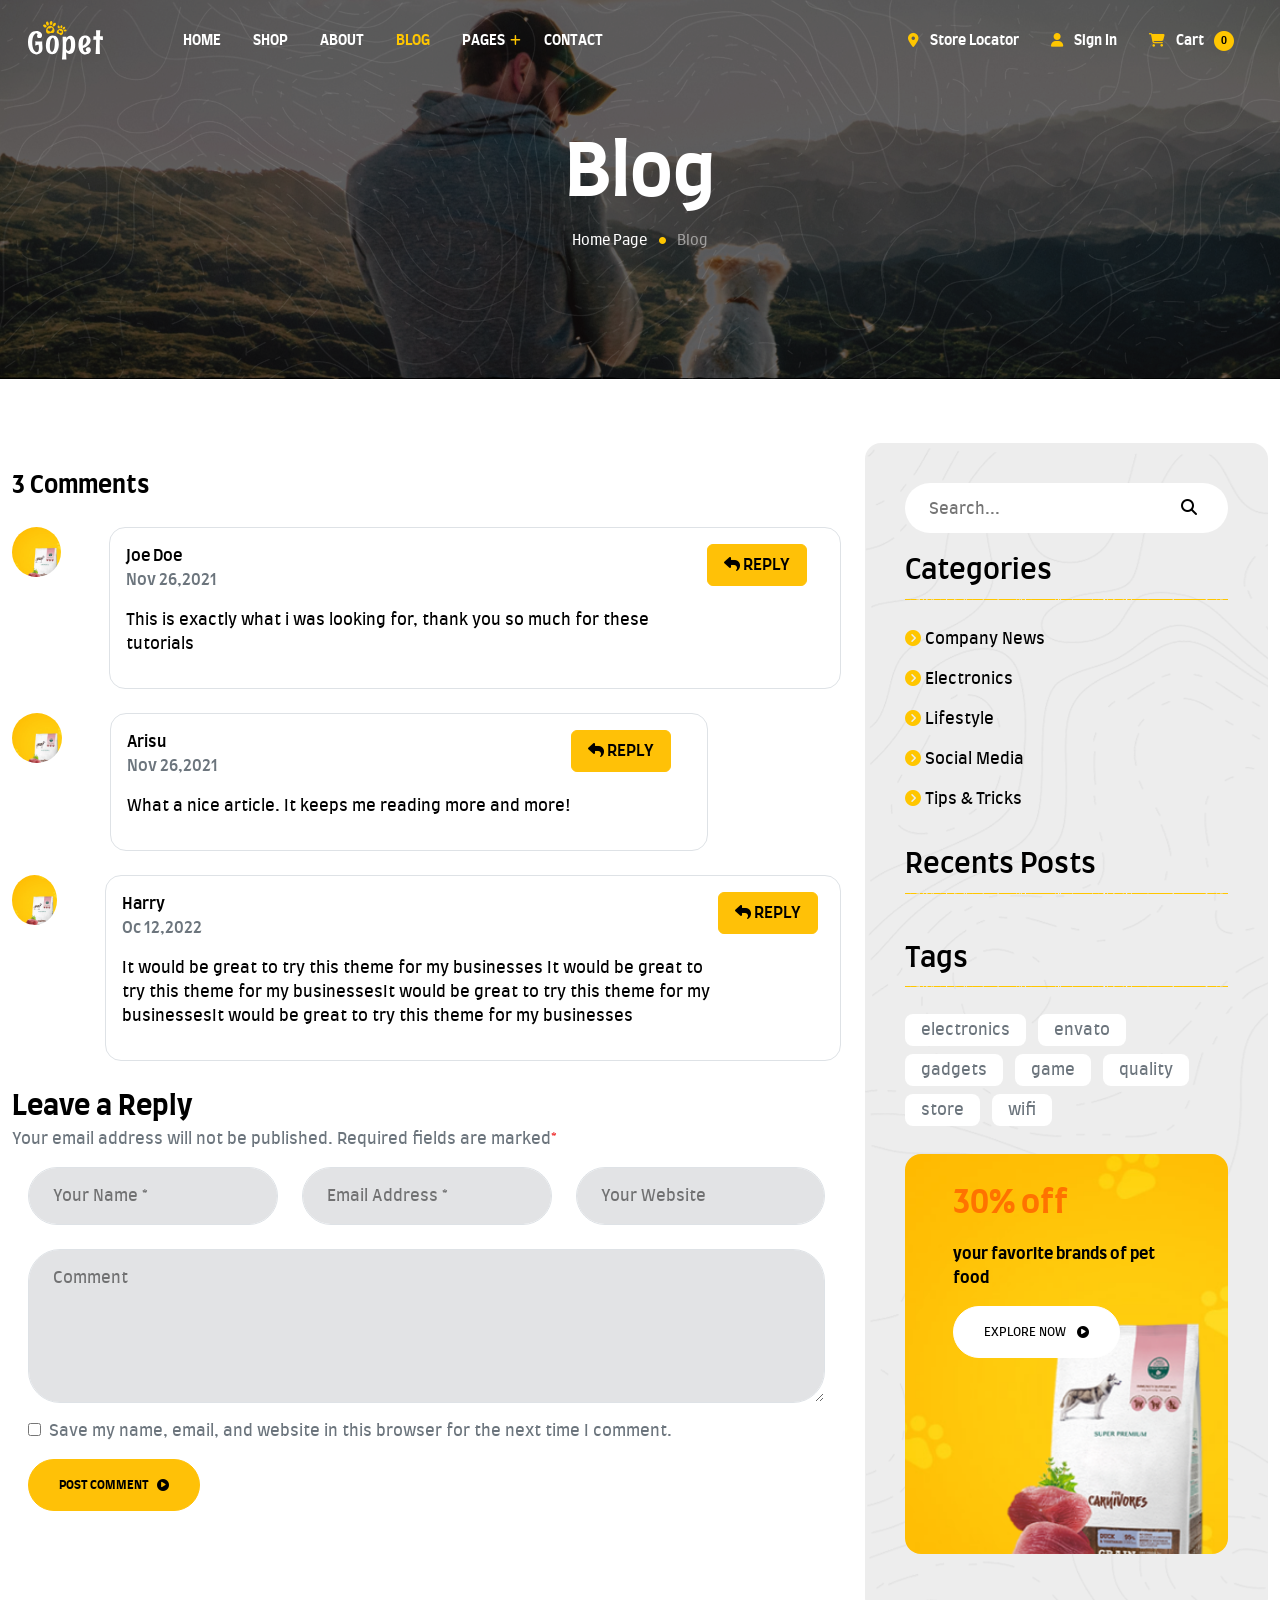
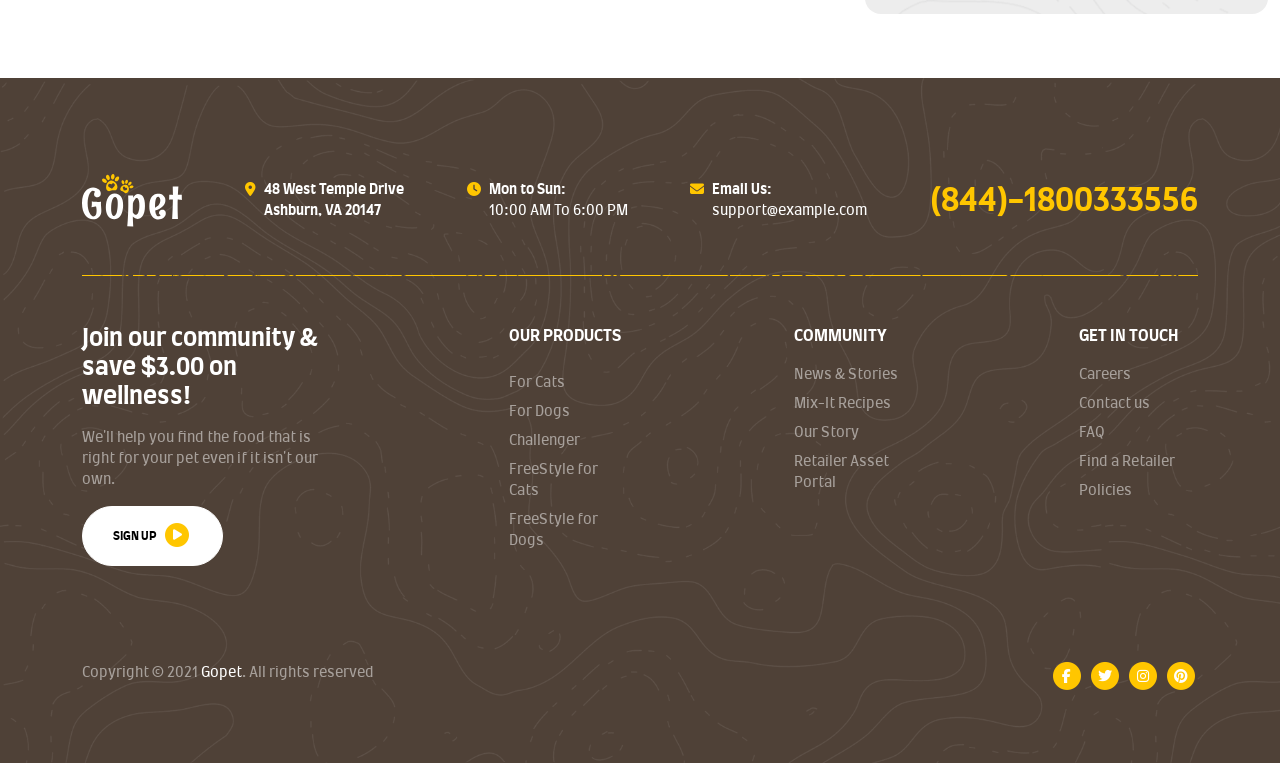
<file: blog-detail.html>
<!DOCTYPE html>
<html lang="en">

<head>
    <meta charset="UTF-8">
    <meta name="viewport" content="width=device-width, initial-scale=1.0">
    <title>Blog Detail</title>

    <!-- Bootstrap -->
    <link rel="stylesheet" href="css/bootstrap.css">

    <!-- Font Awesome -->
    <link rel="stylesheet" href="css/fontawesome.css">

    <!-- Google Fonts -->
    <link rel="stylesheet" href="css/googlefont.css">

    <!-- Custom Styles -->
    <link rel="shortcut icon" href="images/paw-decor-right.png" type="image/x-icon">
    <link rel="stylesheet" href="css/styles.css">
    <style>
        .breadcrumb-wrapper {
            background: url("images/bg-curly-dark.png"), linear-gradient(rgba(0, 0, 0, 0.2), rgba(0, 0, 0, 0.2)), url("images/breadcrumb_our_blog.png") center center no-repeat;
            background-size: cover;
        }
    </style>
</head>

<body>
    <nav class="navbar navbar-expand-lg navbar-dark position-absolute w-100" style="font-size: 14px;">
        <div class="container-fluid">

            <!-- the hamburger -->
            <button class="navbar-toggler" type="button" data-bs-toggle="offcanvas" data-bs-target="#navbar-on-mobile">
                <span class="navbar-toggler-icon"></span>
            </button>

            <!-- the brand -->
            <a class="navbar-brand mx-auto" href="home.html">
                <img src="images/logo.svg" alt="" style="width: 75px;">
            </a>

            <!-- the cart on small screen => mobile -->
            <li class="ms-auto d-inline-block d-lg-none cart-show">
                <a class="nav-link-mobile p-0" data-bs-toggle="offcanvas" data-bs-target="#shoppingCartOffcanvas">
                    <span><i class="fa-solid fa-cart-shopping text-primary"></i></span>
                </a>
            </li>

            <!-- the nav bar on large screen => desktop -->
            <div class="collapse navbar-collapse" id="navbarSupportedContent">
                <ul class="navbar-nav navbar-nav-1 ms-lg-6 mb-lg-0 fw-bold">
                    <li class="nav-item">
                        <a class="nav-link nav-link-hover" href="home.html">
                            <span class="nav-link-hover">HOME</span>
                        </a>
                    </li>
                    <li class="nav-item">
                        <a class="nav-link nav-link-hover" href="shop.html">
                            <span class="nav-link-hover">SHOP</span>
                        </a>
                    </li>
                    <li class="nav-item">
                        <a class="nav-link nav-link-hover" href="about.html">
                            <span class="nav-link-hover">ABOUT</span>
                        </a>
                    </li>
                    <li class="nav-item">
                        <a class="nav-link nav-link-hover active" href="blog.html">
                            <span class="nav-link-hover">BLOG</span>
                        </a>
                    </li>
                    <li class="nav-item dropdown">
                        <a class="nav-link nav-link-hover dropdown-toggle" href="#" data-bs-toggle="dropdown">
                            <span class="nav-link-hover">PAGES</span>
                            <i class="fa-solid fa-plus md-text position-absolute"></i>
                        </a>
                        <ul class="dropdown-menu shadow-lg rounded-4">
                            <li>
                                <a class="dropdown-item" href="faq.html">
                                    <span class="nav-link-hover">FAQ</span>
                                </a>
                            </li>
                            <li>
                                <img class="py-2" style="width: 150px;" src="images/footer_divide.png" alt="">
                            </li>
                            <li><a class="dropdown-item" href="pricing.html">Pricing</a></li>
                            <li>
                                <img class="py-2" style="width: 150px;" src="images/footer_divide.png" alt="">
                            </li>
                            <li><a class="dropdown-item" href="team-members.html">Members</a></li>
                            <li>
                                <img class="py-2" style="width: 150px;" src="images/footer_divide.png" alt="">
                            </li>
                            <li><a class="dropdown-item" href="sitemap.html">Sitemap</a></li>
                        </ul>
                    </li>
                    <li class="nav-item">
                        <a class="nav-link nav-link-hover" href="contact.html">
                            <span class="nav-link-hover">CONTACT</span>
                        </a>
                    </li>
                </ul>
                <ul class="navbar-nav navbar-nav-2 ms-auto mb-2 mb-lg-0 fw-bold d-flex">
                    <li class="nav-item">
                        <a class="nav-link p-0" href="store-locator.html">
                            <span class="me-2"><i class="fa-solid fa-location-dot text-primary"></i></span>
                            Store Locator
                        </a>
                    </li>
                    <li class="nav-item dropdown dropstart account">
                    </li>
                    <li class="nav-item cart-show">
                        <a class="nav-link p-0" href="#" data-bs-toggle="offcanvas"
                            data-bs-target="#shoppingCartOffcanvas">
                            <span class="me-2"><i class="fa-solid fa-cart-shopping text-primary"></i></span>
                            Cart
                            <span class="fa-stack ms-1" style="font-size: 10px;">
                                <i class="fas fa-circle text-primary fa-stack-2x"></i>
                                <p class="fa-stack-1x text-black cart-count">0</p>
                            </span>
                        </a>
                    </li>
                </ul>
            </div>
        </div>
    </nav>

    <!-- the shopping cart offcanvas -->
    <div class="offcanvas offcanvas-end text-black" tabindex="-1" id="shoppingCartOffcanvas"
        aria-labelledby="offcanvasLabel">
        <div class="offcanvas-header border-bottom py-4">
            <h5 class="offcanvas-title" id="offcanvasLabel">Shopping cart</h5>
            <button type="button" class="btn-close" data-bs-dismiss="offcanvas" aria-label="Close"></button>
        </div>
        <div class="offcanvas-body">
            <p class="text-black-50 text-center xxl-text cart-show-body">No products in the cart</p>
        </div>
    </div>

    <!-- the nav bar canvas on small screen => mobile  -->
    <div class="offcanvas offcanvas-start text-bg-light" tabindex="-1" id="navbar-on-mobile" style="z-index: 1055">
        <div class="offcanvas-header px-4 pt-4">
            <h5 class="offcanvas-title fw-bold" id="offcanvasLabel">main menu</h5>
            <button type="button" class="btn-close" data-bs-dismiss="offcanvas" aria-label="Close"></button>
        </div>
        <img class="mx-4" src="images/line-break.png" alt="" style="width: 60px;">
        <div class="offcanvas-body">
            <ul class="navbar-nav-mobile fw-bold list-group list-group-flush">
                <li class="navbar-item-mobile list-group-item p-0 py-2 mx-3">
                    <a class="navbar-link-mobile text-decoration-none" href="#">HOME</a>
                </li>
                <li class="navbar-item-mobile list-group-item p-0 py-2 mx-3">
                    <a class="navbar-link-mobile text-decoration-none" href="#">SHOP</a>
                </li>
                <li class="navbar-item-mobile list-group-item p-0 py-2 mx-3">
                    <a class="navbar-link-mobile text-decoration-none" href="#">ABOUT</a>
                </li>
                <li class="navbar-item-mobile list-group-item p-0 py-2 mx-3">
                    <a class="navbar-link-mobile text-decoration-none active" href="BlogClassic.html">BLOG</a>
                </li>
                <li class="navbar-item-mobile list-group-item p-0 py-2 mx-3">
                    <a class="navbar-link-mobile text-decoration-none" href="#">PAGES</a>
                </li>
                <li class="navbar-item-mobile list-group-item p-0 py-2 mx-3">
                    <a class="navbar-link-mobile text-decoration-none" href="#">CONTACT</a>
                </li>
                <li class="navbar-item-mobile list-group-item p-0 py-2 mx-3">
                    <a class="navbar-link-mobile text-decoration-none p-0" href="#">
                        <span class="me-2"><i class="fa-solid fa-location-dot text-primary"></i></span>
                        Store Locator
                    </a>
                </li>
                <li class="navbar-item-mobile list-group-item p-0 py-2 mx-3 dropdown dropstart">
                    <a class="navbar-link-mobile text-decoration-none p-0" data-bs-toggle="modal"
                        data-bs-target="#signInModal" href="#">
                        <span class="me-2"><i class="fa-solid fa-user text-primary"></i></span>
                        Sign In
                    </a>
                    <!-- Modal -->
                    <div class="modal fade" id="signInModal" data-bs-backdrop="static" data-bs-keyboard="false"
                        style="z-index: 1800;">
                        <div class="modal-dialog modal-dialog-centered">
                            <div class="modal-content">
                                <div class="modal-header border-bottom-0    ">
                                    <button type="button" class="btn-close" data-bs-dismiss="modal"
                                        aria-label="Close"></button>
                                </div>
                                <div class="modal-body p-0">
                                    <div class="sign-in px-4 pt-3 pb-3 bg-light text-black w-100">
                                        <div class="d-flex justify-content-between">
                                            <h3>Sign in</h3>
                                            <a href="#" class="text-primary">Create an Account</a>
                                        </div>
                                        <form class="mb-3">
                                            <div class="mb-3">
                                                <label for="username" class="form-label">Username or email <span
                                                        class="text-danger">*</span></label>
                                                <input class="form-control text-black" type="text" id="username"
                                                    placeholder="Username">
                                            </div>
                                            <div class="mb-3">
                                                <label for="password" class="form-label">Password <span
                                                        class="text-danger">*</span></label>
                                                <input class="form-control text-black" type="text" id="password"
                                                    placeholder="Password">
                                            </div>
                                            <div class="d-grid">
                                                <button class="btn btn-primary fw-bold text-uppercase">
                                                    Login
                                                    <span class="fa-stack super-sm-text ms-1"
                                                        style="margin-bottom: 1px;">
                                                        <i class="fas fa-circle fa-stack-2x text-black"></i>
                                                        <i class="fas fa-play fa-stack-1x text-primary"></i>
                                                    </span>
                                                </button>
                                            </div>
                                        </form>
                                        <div class="text-end">
                                            <p class="text-primary">Lost your password?</p>
                                        </div>
                                    </div>
                                </div>
                            </div>
                        </div>
                    </div>
                </li>
            </ul>
        </div>
    </div>

    <section class="breadcrumb-wrapper bg-black text-white pt-8 pb-8">
        <div class="container">
            <div class="row">
                <div class="d-flex flex-column justify-content-center align-items-center gap-2">
                    <!-- Change into the name of the page -->
                    <h2 class="fw-bold display-2">Blog</h2>
                    <div class="d-flex gap-2 lg-text">
                        <a href="home.html" class="m-0 text-decoration-none link-light">Home Page</a>
                        <span class="text-primary">
                            <i class="fas fa-circle" style="transform: scale(0.5);"></i>
                        </span>
                        <!-- Change into the name of the page -->
                        <p class="m-0 text-white-50">Blog</p>
                    </div>
                </div>
            </div>
        </div>
    </section>


    <!-- Your code goes here -->
    <section class="content-wrapper text-primary py-6 bg-white">
        <div class="container section_container">
            <div class="row">
                <div class="col col-lg-8">
                    <ul id="post-wrapper">
                    </ul>
                    <div class="comment-wrapper">
                        <div class="comment-count my-4">
                            <p class="fs-4 text-black fw-bold">3 Comments</p>
                        </div>
                        <div class="comment-content">
                            <div class="comment d-flex mb-4">
                                <img src="images/ads-img.png" class="object-fit-cover me-5 rounded-circle" alt=""
                                    width="50px" height="50px">
                                <div>
                                    <div class="comment-box border p-3 rounded-4 d-flex">
                                        <div>
                                            <div
                                                class="comment-box-header align-items-center d-flex flex-row justify-content-between fw-medium">
                                                <div class="comment-author">
                                                    <p class="text-black m-0">Joe Doe</p>
                                                    <a href="#post-comment"
                                                        class="text-secondary m-0 mt-1 text-decoration-none">Nov
                                                        26,2021</a>
                                                </div>
                                            </div>
                                            <div class="comment-box-body mt-3 text-black" style="max-width: 670px;">
                                                <p>This is exactly what i was looking for, thank you so much for these
                                                    tutorials</p>
                                            </div>
                                        </div>
                                        <div style="width: 120px;">
                                            <button class="btn btn-warning rounded-2 fs-6 p-2 px-3 fw-medium"
                                                onclick="reply()" value="1">
                                                <i class="fa fa-reply" aria-hidden="true"></i>
                                                <span>REPLY</span>
                                            </button>
                                        </div>
                                    </div>
                                    <div class="respond border rounded-4 mt-3 p-3 d-none" value="1"></div>
                                </div>
                            </div>
                            <div class="comment d-flex mb-4">
                                <img src="images/ads-img.png" class="object-fit-cover me-5 rounded-circle" alt=""
                                    width="50px" height="50px">
                                <div>
                                    <div class="comment-box border p-3 rounded-4 d-flex">
                                        <div>
                                            <div
                                                class="comment-box-header align-items-center d-flex flex-row justify-content-between fw-medium">
                                                <div class="comment-author">
                                                    <p class="text-black m-0">Arisu</p>
                                                    <a href="#post-comment"
                                                        class="text-secondary m-0 mt-1 text-decoration-none">Nov
                                                        26,2021</a>
                                                </div>
                                            </div>
                                            <div class="comment-box-body mt-3 text-black" style="max-width: 670px;">
                                                <p>What a nice article. It keeps me reading more and more!</p>
                                            </div>
                                        </div>
                                        <div style="width: 120px;">
                                            <button class="btn btn-warning rounded-2 fs-6 p-2 px-3 fw-medium"
                                                onclick="reply()" value="2">
                                                <i class="fa fa-reply" aria-hidden="true"></i>
                                                <span>REPLY</span>
                                            </button>
                                        </div>
                                    </div>
                                    <div class="respond border rounded-4 mt-3 p-3 d-none" value="2"></div>
                                </div>
                            </div>
                            <div class="comment d-flex mb-4">
                                <img src="images/ads-img.png" class="object-fit-cover me-5 rounded-circle" alt=""
                                    width="50px" height="50px">
                                <div>
                                    <div class="comment-box border p-3 rounded-4 d-flex">
                                        <div>
                                            <div
                                                class="comment-box-header align-items-center d-flex flex-row justify-content-between fw-medium">
                                                <div class="comment-author">
                                                    <p class="text-black m-0">Harry</p>
                                                    <a href="#post-comment"
                                                        class="text-secondary m-0 mt-1 text-decoration-none">Oc
                                                        12,2022</a>
                                                </div>
                                            </div>
                                            <div class="comment-box-body mt-3 text-black" style="max-width: 670px;">
                                                <p>It would be great to try this theme for my businesses It would be
                                                    great to try this theme for my businessesIt would be great to try
                                                    this theme for my businessesIt would be great to try this theme for
                                                    my businesses</p>
                                            </div>
                                        </div>
                                        <div style="width: 120px;">
                                            <button class="btn btn-warning rounded-2 fs-6 p-2 px-3 fw-medium"
                                                onclick="reply()" value="3">
                                                <i class="fa fa-reply" aria-hidden="true"></i>
                                                <span>REPLY</span>
                                            </button>
                                        </div>
                                    </div>
                                    <div class="respond border rounded-4 mt-3 p-3 d-none" value="3"></div>
                                </div>
                            </div>
                        </div>
                        <div class="post-comment" id="post-comment">
                            <p class="text-black fs-3 fw-bold m-0">Leave a Reply</p>
                            <p class="text-secondary">Your email address will not be published. Required fields are
                                marked<span class="text-danger">*</span></p>
                            <form action="" class="px-3">
                                <div class="row">
                                    <div class="col-4">
                                        <input type="text" class="form-control rounded-5 p-3 ps-4 bg-secondary-subtle"
                                            placeholder="Your Name *" required>
                                    </div>
                                    <div class="col-4">
                                        <input type="text" class="form-control rounded-5 p-3 ps-4 bg-secondary-subtle"
                                            placeholder="Email Address *" required>
                                    </div>
                                    <div class="col-4">
                                        <input type="text" class="form-control rounded-5 p-3 ps-4 bg-secondary-subtle"
                                            placeholder="Your Website">
                                    </div>
                                </div>
                                <div class="row mt-4">
                                    <div class="col">
                                        <textarea name="" id=""
                                            class="form-control rounded-5 p-3 ps-4 bg-secondary-subtle" rows="5"
                                            placeholder="Comment"></textarea>
                                    </div>
                                </div>
                                <div class="row my-3">
                                    <div class="col">
                                        <input type="checkbox" class="me-2"><span class="text-secondary">Save my name,
                                            email, and website in this browser for the next time I comment.</span>
                                    </div>
                                </div>
                                <div class="row">
                                    <div class="col">
                                        <button type="reset" class="btn btn-warning fw-bold py-3">POST COMMENT<i
                                                class="fa fa-play-circle ms-2" aria-hidden="true"></i></button>
                                    </div>
                                </div>
                            </form>
                        </div>
                    </div>
                </div>
                <div class="col col-lg-4 d-none d-lg-block">
                    <div class="widget-wrapper rounded-4 text-black">
                        <div class="widget widget-searchbar">
                            <form action="">
                                <input type="search" class="rounded-5 ps-4 border-0" placeholder="Search..."
                                    name="search">
                                <button type="button" class="btn"><i class="fa fa-search"
                                        aria-hidden="true"></i></button>
                            </form>
                        </div>
                        <div class="widget widget-categories">
                            <div class="widget-title mb-3">
                                <span class="h3">Categories</span>
                                <img src="images/footer_divide.png" alt="" style="max-width: 100%;">
                            </div>
                            <ul class="d-flex flex-column">
                                <li class="cat-item mb-3 d-inline-block" onclick="filterCat('Company News')">
                                    <a href="BlogClassic.html" class="d-flex flex-row justify-content-between">
                                        <div>
                                            <span><i
                                                    class="fas fa-chevron-circle-right fa-solid text-primary"></i></span>
                                            <span class="cat-name">Company News</span>
                                        </div>
                                        <span class="cat-count text-secondary" id="cat-count1"></span>
                                    </a>
                                </li>
                                <li class="cat-item mb-3 d-inline-block" onclick="filterCat('Electronics')">
                                    <a href="BlogClassic.html" class="d-flex flex-row justify-content-between">
                                        <div>
                                            <span><i
                                                    class="fas fa-chevron-circle-right fa-solid text-primary"></i></span>
                                            <span class="cat-name">Electronics</span>
                                        </div>
                                        <span class="cat-count text-secondary" id="cat-count2"></span>
                                    </a>
                                </li>
                                <li class="cat-item mb-3 d-inline-block" onclick="filterCat('Lifestyle')">
                                    <a href="BlogClassic.html" class="d-flex flex-row justify-content-between">
                                        <div>
                                            <span><i
                                                    class="fas fa-chevron-circle-right fa-solid text-primary"></i></span>
                                            <span class="cat-name">Lifestyle</span>
                                        </div>
                                        <span class="cat-count text-secondary" id="cat-count3"></span>
                                    </a>
                                </li>
                                <li class="cat-item mb-3 d-inline-block" onclick="filterCat('Social Media')">
                                    <a href="BlogClassic.html" class="d-flex flex-row justify-content-between">
                                        <div>
                                            <span><i
                                                    class="fas fa-chevron-circle-right fa-solid text-primary"></i></span>
                                            <span class="cat-name">Social Media</span>
                                        </div>
                                        <span class="cat-count text-secondary" id="cat-count4"></span>
                                    </a>
                                </li>
                                <li class="cat-item mb-3 d-inline-block" onclick="filterCat('Tips & Tricks')">
                                    <a href="BlogClassic.html" class="d-flex flex-row justify-content-between">
                                        <div>
                                            <span><i
                                                    class="fas fa-chevron-circle-right fa-solid text-primary"></i></span>
                                            <span class="cat-name">Tips & Tricks</span>
                                        </div>
                                        <span class="cat-count text-secondary" id="cat-count5"></span>
                                    </a>
                                </li>
                            </ul>
                        </div>
                        <div class="widget widget-recents_post">
                            <div class="widget-title mb-3">
                                <span class="h3">Recents Posts</span>
                                <img src="images/footer_divide.png" alt="" style="max-width: 100%;">
                            </div>
                            <ul id="recents_post-list">
                            </ul>
                        </div>
                        <div class="widget widget-tags">
                            <div class="widget-title mb-3">
                                <span class="h3">Tags</span>
                                <img src="images/footer_divide.png" alt="" style="max-width: 100%;">
                            </div>
                            <div class="tags-wrapper">
                                <a href="BlogClassic.html" onclick="filterTag('electronics')"
                                    class="tag link-secondary d-inline-block text-decoration-none bg-white p-1 px-3 rounded-3 mb-2 me-2">electronics</a>
                                <a href="BlogClassic.html" onclick="filterTag('envato')"
                                    class="tag link-secondary d-inline-block text-decoration-none bg-white p-1 px-3 rounded-3 mb-2 me-2">envato</a>
                                <a href="BlogClassic.html" onclick="filterTag('gadgets')"
                                    class="tag link-secondary d-inline-block text-decoration-none bg-white p-1 px-3 rounded-3 mb-2 me-2">gadgets</a>
                                <a href="BlogClassic.html" onclick="filterTag('game')"
                                    class="tag link-secondary d-inline-block text-decoration-none bg-white p-1 px-3 rounded-3 mb-2 me-2">game</a>
                                <a href="BlogClassic.html" onclick="filterTag('quality')"
                                    class="tag link-secondary d-inline-block text-decoration-none bg-white p-1 px-3 rounded-3 mb-2 me-2">quality</a>
                                <a href="BlogClassic.html" onclick="filterTag('store')"
                                    class="tag link-secondary d-inline-block text-decoration-none bg-white p-1 px-3 rounded-3 mb-2 me-2">store</a>
                                <a href="BlogClassic.html" onclick="filterTag('wifi')"
                                    class="tag link-secondary d-inline-block text-decoration-none bg-white p-1 px-3 rounded-3 mb-2 me-2">wifi</a>
                            </div>
                        </div>
                        <div class="widget widget-ads">
                            <div class="ads-wrapper bg-primary rounded-4 p-4 px-5">
                                <div class="discount fs-2 fw-bold mb-3">30% off</div>
                                <div class="fw-bold mb-3">your favorite brands of pet food</div>
                                <button class="btn btn-light text-uppercase py-3">Explore now <span><i
                                            class="fa fa-play-circle ps-2" aria-hidden="true"></i></span></button>
                            </div>
                        </div>
                    </div>
                </div>
            </div>
        </div>
    </section>
    <!-- Your code goes here -->
    <!-- Your code goes here -->


    <footer class="footer pt-7 pb-6 lg-text text-center text-md-start text-white">
        <div class="container">
            <div
                class="d-flex flex-wrap flex-column flex-md-row gap-5 gap-md-0 justify-content-between align-items-center mb-5">
                <img src="images/logo.svg" alt="" style="width: 100px;">
                <div class="location d-flex gap-2">
                    <span><i class="fa-regular fa-location-dot text-primary"></i></span>
                    <p class="fw-bold m-0">48 West Temple Drive <br> Ashburn, VA 20147 </p>
                </div>
                <div class="open-time d-flex gap-2">
                    <span><i class="fa-regular fa-clock text-primary"></i></span>
                    <div>
                        <p class="fw-bold m-0">Mon to Sun:</p>
                        <p class="m-0">10:00 AM To 6:00 PM</p>
                    </div>
                </div>
                <div class="location d-flex gap-2">
                    <span><i class="fa-regular fa-envelope text-primary"></i></span>
                    <div>
                        <p class="fw-bold m-0">Email Us:</p>
                        <p class="m-0">support@example.com</p>
                    </div>
                </div>
                <p class="phone-number fw-bold text-primary fs-2 m-0">(844)-1800333556</p>
            </div>
            <img class="mb-5" src="images/footer_divide.png" alt="" style="max-width: 100%;">
            <div class="row mb-7">
                <div class="col-md-3">
                    <div class="mb-3">
                        <h4 class="fw-bold">Join our community & save $3.00 on wellness!</h4>
                    </div>
                    <div class="mb-3">
                        <p class="text-white-50">We'll help you find the food that is right for your pet even if it
                            isn't our own.</p>
                    </div>
                    <div>
                        <a href="register.html" class="btn btn-light py-3 fw-bold text-uppercase">
                            Sign up
                            <span class="fa-stack super-sm-text ms-1" style="margin-bottom: 2px;">
                                <i class="fas fa-circle fa-stack-2x text-primary"></i>
                                <i class="fas fa-play fa-stack-1x text-white"></i>
                            </span>
                        </a>
                    </div>
                </div>
                <div class="col-md-9 mt-5 mt-md-0">
                    <div class="row gap-5 gap-md-0">
                        <div class="offset-md-2 col-md-2">
                            <div class="mb-4">
                                <p class="fw-bold text-uppercase xl-text">Our Products</p>
                            </div>
                            <ul class="list-unstyled vstack gap-2">
                                <li><a href="#" class="text-white-50 text-decoration-none">For Cats</a></li>
                                <li><a href="#" class="text-white-50 text-decoration-none">For Dogs</a></li>
                                <li><a href="#" class="text-white-50 text-decoration-none">Challenger</a></li>
                                <li><a href="#" class="text-white-50 text-decoration-none">FreeStyle for Cats</a></li>
                                <li><a href="#" class="text-white-50 text-decoration-none">FreeStyle for Dogs</a></li>
                            </ul>
                        </div>
                        <div class="offset-md-2 col-md-2">
                            <div class="mb-3">
                                <p class="fw-bold text-uppercase xl-text">Community</p>
                            </div>
                            <ul class="list-unstyled vstack gap-2">
                                <li><a href="#" class="text-white-50 text-decoration-none">News & Stories</a></li>
                                <li><a href="#" class="text-white-50 text-decoration-none">Mix-It Recipes</a></li>
                                <li><a href="#" class="text-white-50 text-decoration-none">Our Story</a></li>
                                <li><a href="#" class="text-white-50 text-decoration-none">Retailer Asset Portal</a>
                                </li>
                            </ul>
                        </div>
                        <div class="offset-md-2 col-md-2">
                            <div class="mb-3">
                                <p class="fw-bold text-uppercase xl-text">Get in touch</p>
                            </div>
                            <ul class="list-unstyled vstack gap-2">
                                <li><a href="#" class="text-white-50 text-decoration-none">Careers</a></li>
                                <li><a href="#" class="text-white-50 text-decoration-none">Contact us</a></li>
                                <li><a href="#" class="text-white-50 text-decoration-none">FAQ</a></li>
                                <li><a href="#" class="text-white-50 text-decoration-none">Find a Retailer</a></li>
                                <li><a href="#" class="text-white-50 text-decoration-none">Policies</a></li>
                            </ul>
                        </div>
                    </div>
                </div>
            </div>
            <div class="row">
                <div class="col-12 d-flex flex-column flex-md-row">
                    <p class="text-white-50">Copyright &copy; 2021 <span class="text-white">Gopet</span>. All rights
                        reserved</p>
                    <div class="ms-md-auto">
                        <a href="#" class="text-decoration-none">
                            <span class="fa-stack">
                                <i class="fas fa-circle fa-stack-2x text-primary"></i>
                                <i class="fab fa-facebook-f fa-stack-1x text-white"></i>
                            </span>
                        </a>
                        <a href="#" class="text-decoration-none">
                            <span class="fa-stack">
                                <i class="fas fa-circle fa-stack-2x text-primary"></i>
                                <i class="fab fa-twitter fa-stack-1x text-white"></i>
                            </span>
                        </a>
                        <a href="#" class="text-decoration-none">
                            <span class="fa-stack">
                                <i class="fas fa-circle fa-stack-2x text-primary"></i>
                                <i class="fab fa-instagram fa-stack-1x text-white"></i>
                            </span>
                        </a>
                        <a href="#" class="text-decoration-none">
                            <span class="fa-stack">
                                <i class="fas fa-circle fa-stack-2x text-primary"></i>
                                <i class="fab fa-pinterest fa-stack-1x text-white"></i>
                            </span>
                        </a>
                    </div>
                </div>
            </div>
        </div>
    </footer>

    <script src="js/jquery.js"></script>
    <script src="js/bootstrap.bundle.min.js"></script>
    <script src="js/flash-message.js"></script>
    <script src="js/blog-details.js"></script>
    <script src="js/data-products.js"></script>
    <script src="js/shopping-cart.js"></script>
    <script src="js/show-acccount.js"></script>
</body>

</html>
</file>
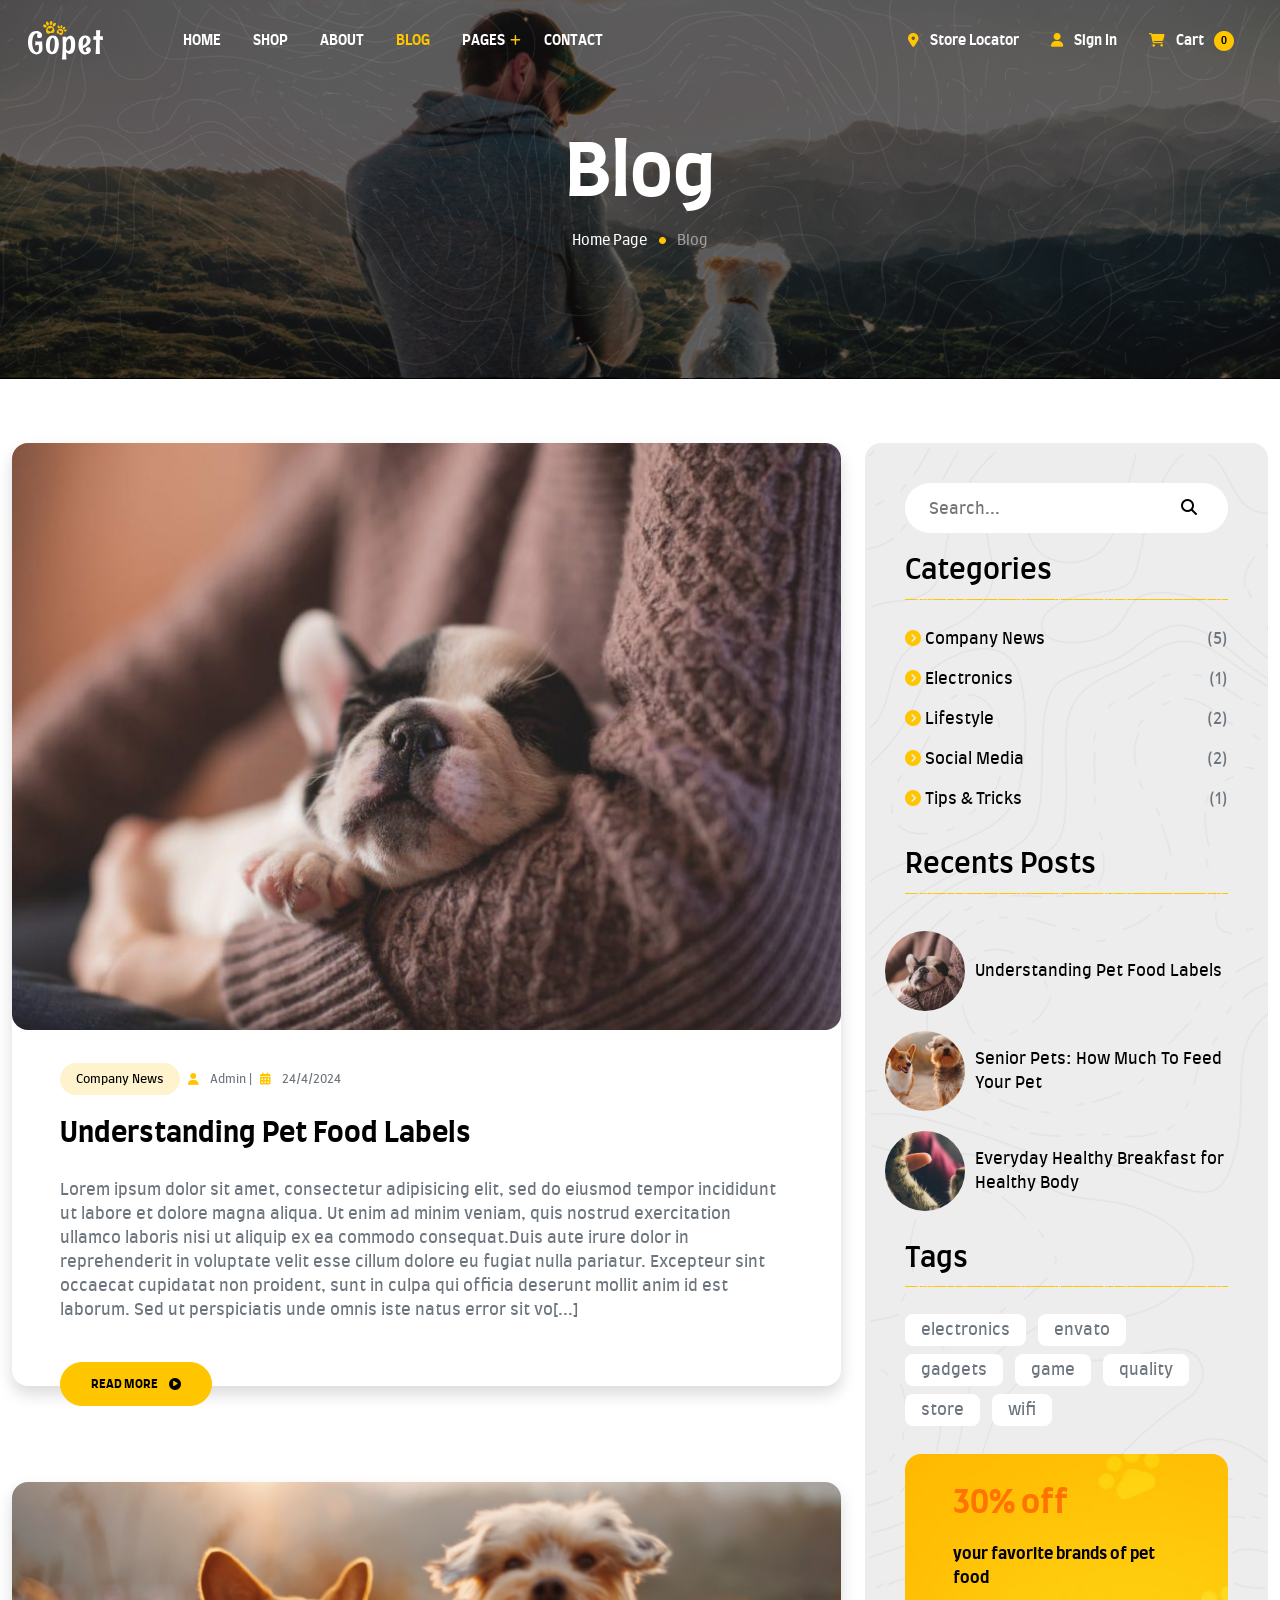
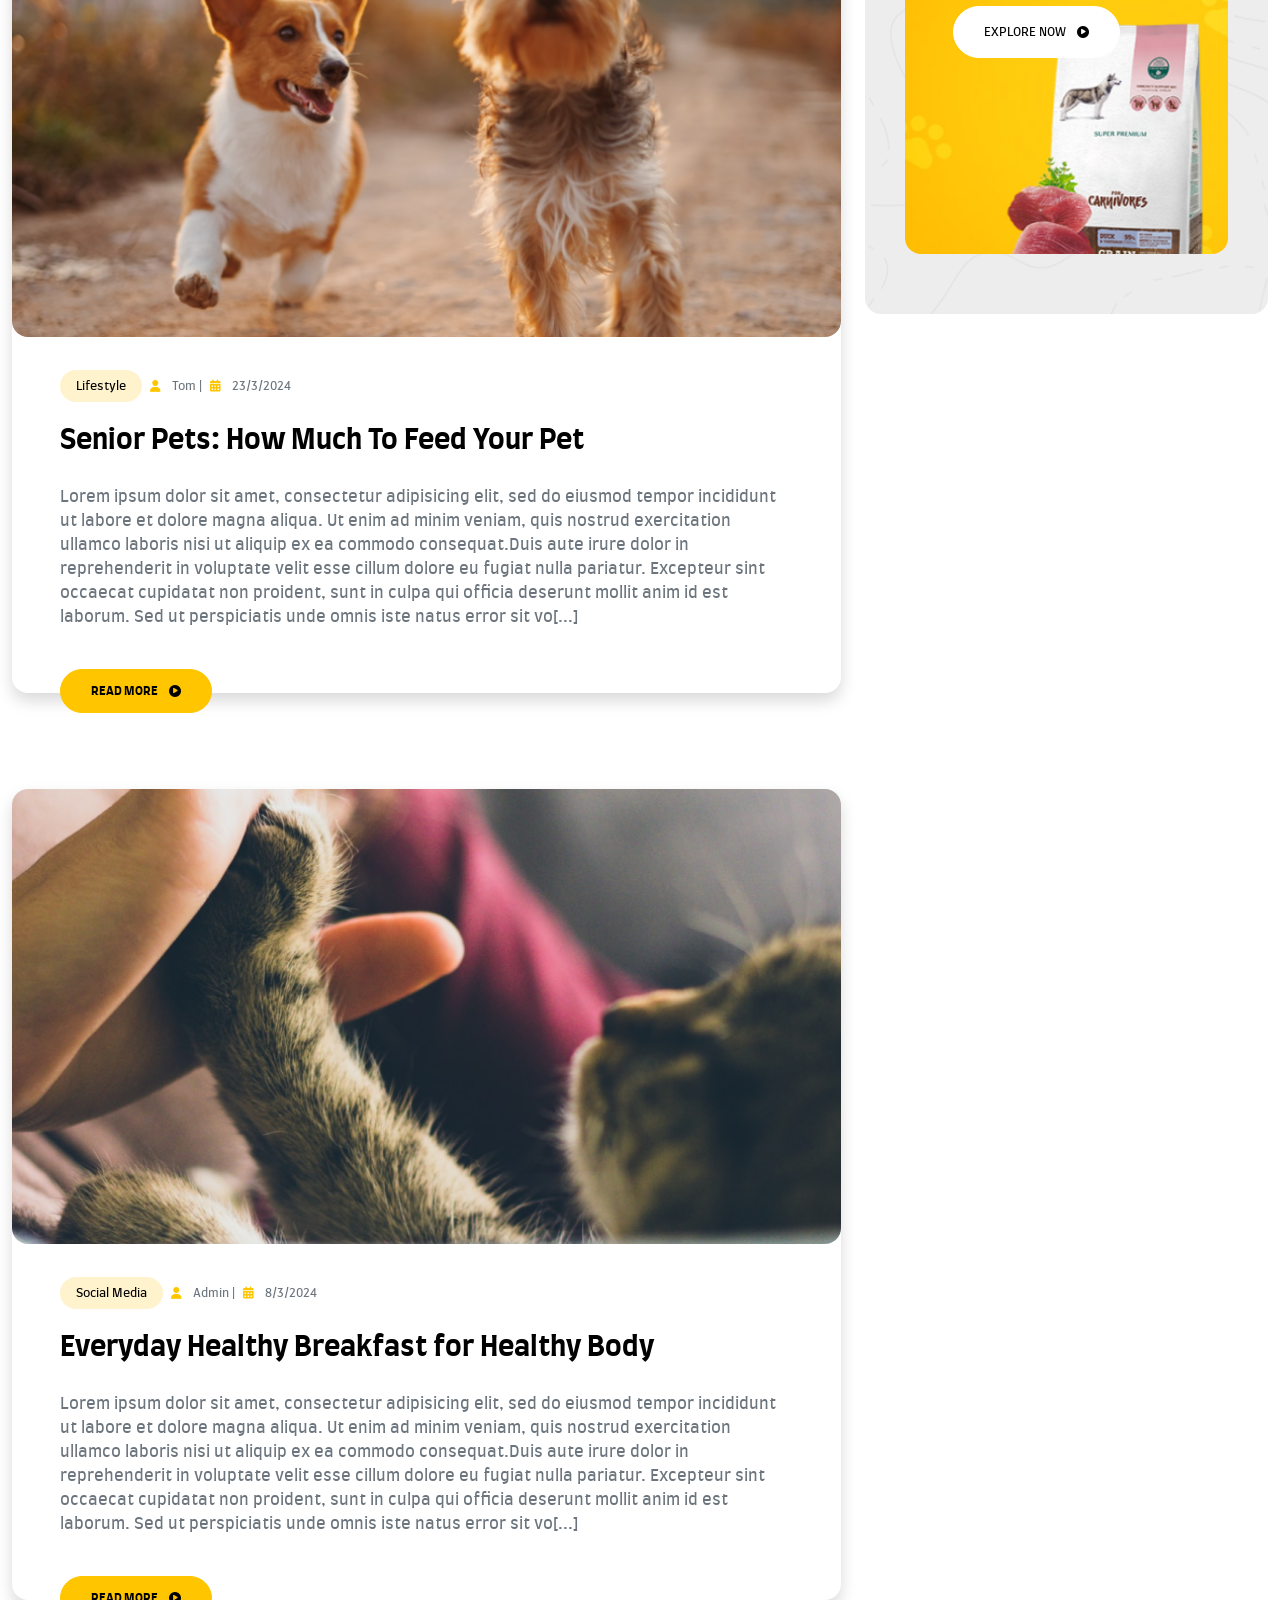
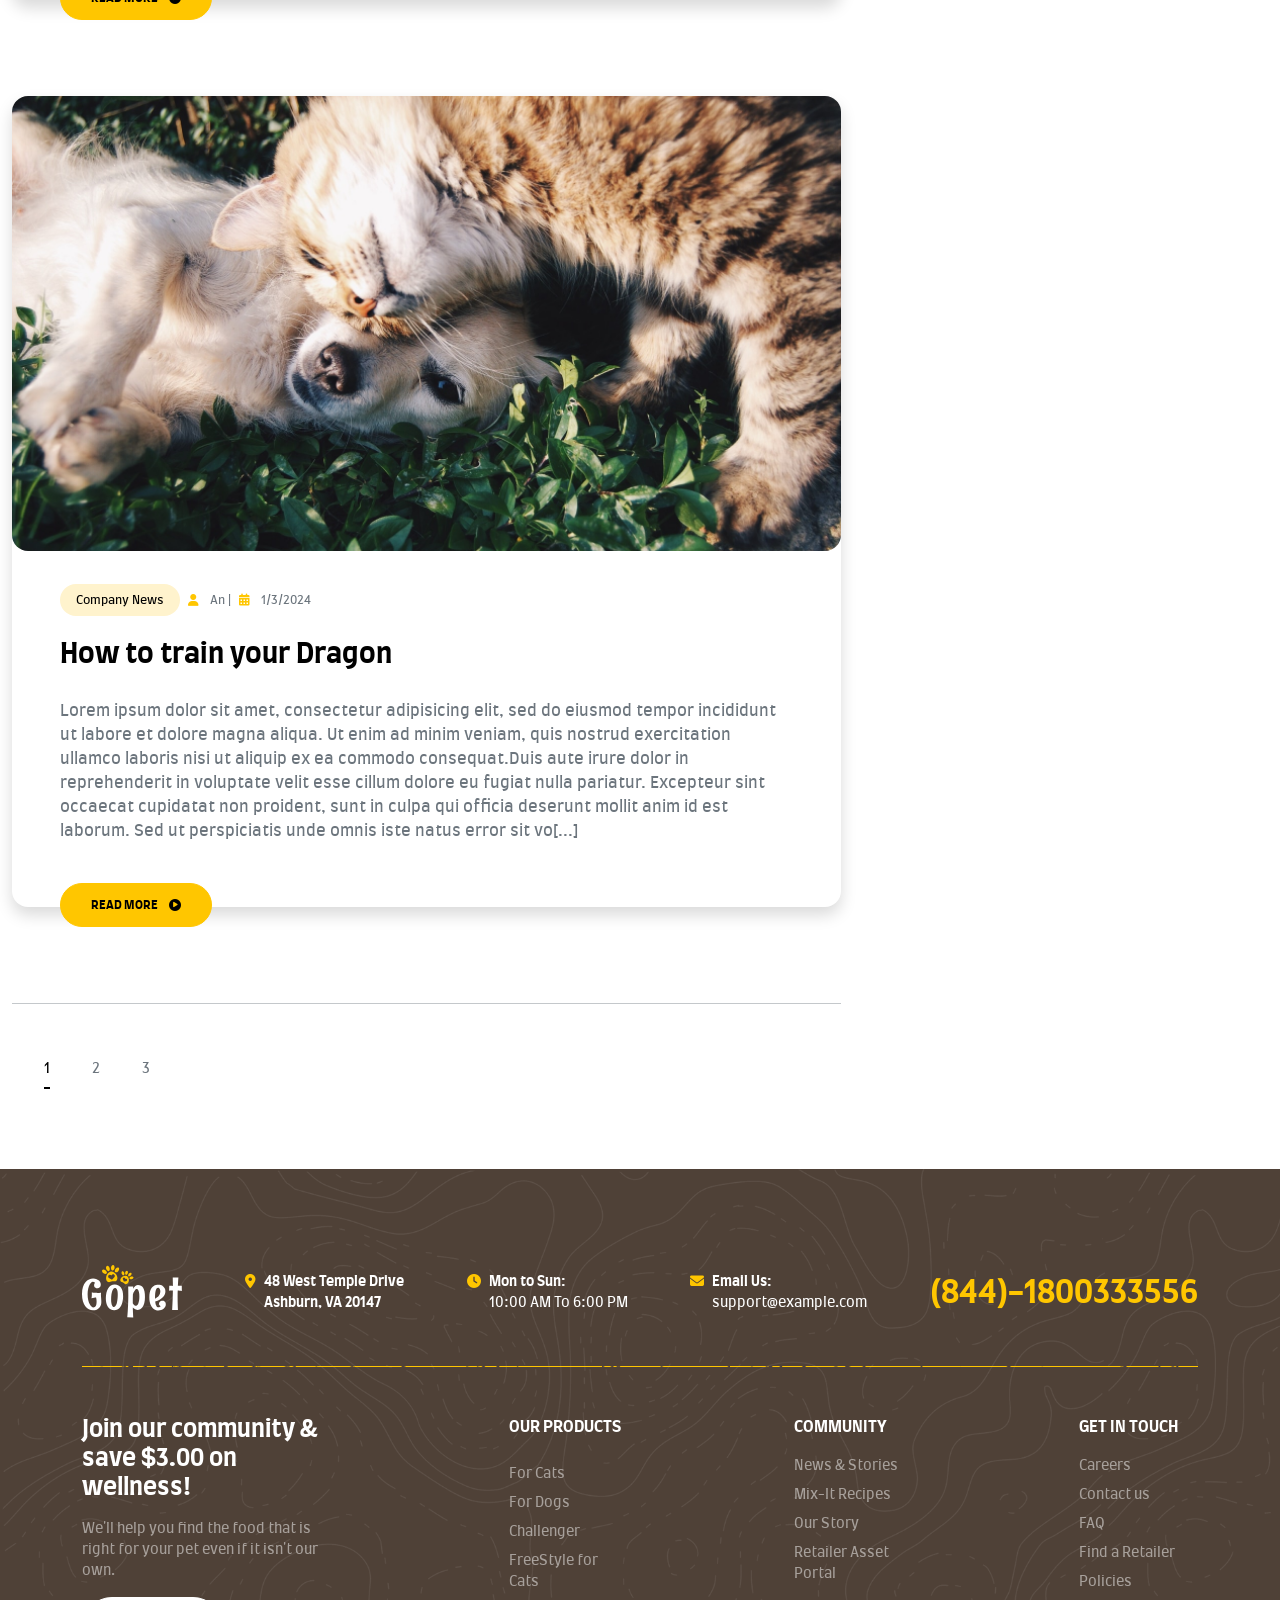
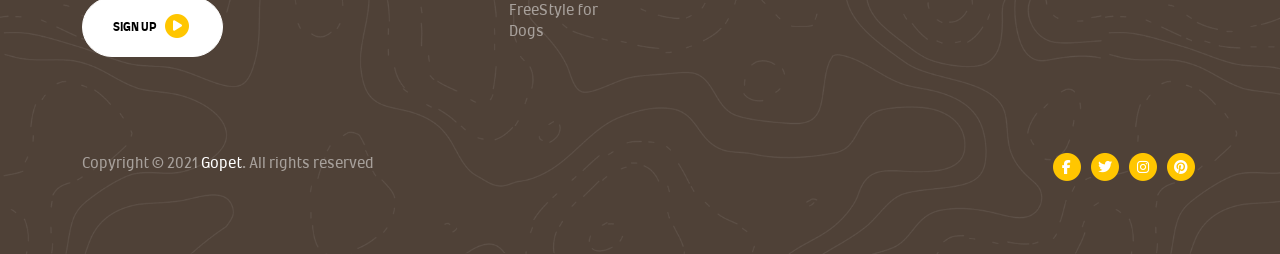
<file: blog.html>
<!DOCTYPE html>
<html lang="en">

<head>
    <meta charset="UTF-8">
    <meta name="viewport" content="width=device-width, initial-scale=1.0">
    <title>Blog</title>

    <!-- Bootstrap -->
    <link rel="stylesheet" href="css/bootstrap.css">

    <!-- Font Awesome -->
    <link rel="stylesheet" href="css/fontawesome.css">

    <!-- Google Fonts -->
    <link rel="stylesheet" href="css/googlefont.css">

    <!-- Custom Styles -->
    <link rel="shortcut icon" href="images/paw-decor-right.png" type="image/x-icon">
    <link rel="stylesheet" href="css/styles.css">
    <style>
        .breadcrumb-wrapper {
            background: url("images/bg-curly-dark.png"), linear-gradient(rgba(0, 0, 0, 0.2), rgba(0, 0, 0, 0.2)), url("images/breadcrumb_our_blog.png") center center no-repeat;
            background-size: cover;
            color: rgb(6, 97, 153);
        }
    </style>
</head>

<body>
    <nav class="navbar navbar-expand-lg navbar-dark position-absolute w-100" style="font-size: 14px;">
        <div class="container-fluid">

            <!-- the hamburger -->
            <button class="navbar-toggler" type="button" data-bs-toggle="offcanvas" data-bs-target="#navbar-on-mobile">
                <span class="navbar-toggler-icon"></span>
            </button>

            <!-- the brand -->
            <a class="navbar-brand mx-auto" href="home.html">
                <img src="images/logo.svg" alt="" style="width: 75px;">
            </a>

            <!-- the cart on small screen => mobile -->
            <li class="ms-auto d-inline-block d-lg-none cart-show">
                <a class="nav-link-mobile p-0" data-bs-toggle="offcanvas" data-bs-target="#shoppingCartOffcanvas">
                    <span><i class="fa-solid fa-cart-shopping text-primary"></i></span>
                </a>
            </li>

            <!-- the nav bar on large screen => desktop -->
            <div class="collapse navbar-collapse" id="navbarSupportedContent">
                <ul class="navbar-nav navbar-nav-1 ms-lg-6 mb-lg-0 fw-bold">
                    <li class="nav-item">
                        <a class="nav-link nav-link-hover" href="home.html">
                            <span class="nav-link-hover">HOME</span>
                        </a>
                    </li>
                    <li class="nav-item">
                        <a class="nav-link nav-link-hover" href="shop.html">
                            <span class="nav-link-hover">SHOP</span>
                        </a>
                    </li>
                    <li class="nav-item">
                        <a class="nav-link nav-link-hover" href="about.html">
                            <span class="nav-link-hover">ABOUT</span>
                        </a>
                    </li>
                    <li class="nav-item">
                        <a class="nav-link nav-link-hover active" href="blog.html">
                            <span class="nav-link-hover">BLOG</span>
                        </a>
                    </li>
                    <li class="nav-item dropdown">
                        <a class="nav-link nav-link-hover dropdown-toggle" href="#" data-bs-toggle="dropdown">
                            <span class="nav-link-hover">PAGES</span>
                            <i class="fa-solid fa-plus md-text position-absolute"></i>
                        </a>
                        <ul class="dropdown-menu shadow-lg rounded-4">
                            <li>
                                <a class="dropdown-item" href="faq.html">
                                    <span class="nav-link-hover">FAQ</span>
                                </a>
                            </li>
                            <li>
                                <img class="py-2" style="width: 150px;" src="images/footer_divide.png" alt="">
                            </li>
                            <li><a class="dropdown-item" href="pricing.html">Pricing</a></li>
                            <li>
                                <img class="py-2" style="width: 150px;" src="images/footer_divide.png" alt="">
                            </li>
                            <li><a class="dropdown-item" href="team-members.html">Members</a></li>
                            <li>
                                <img class="py-2" style="width: 150px;" src="images/footer_divide.png" alt="">
                            </li>
                            <li><a class="dropdown-item" href="sitemap.html">Sitemap</a></li>
                        </ul>
                    </li>
                    <li class="nav-item">
                        <a class="nav-link nav-link-hover" href="contact.html">
                            <span class="nav-link-hover">CONTACT</span>
                        </a>
                    </li>
                </ul>
                <ul class="navbar-nav navbar-nav-2 ms-auto mb-2 mb-lg-0 fw-bold d-flex">
                    <li class="nav-item">
                        <a class="nav-link p-0" href="store-locator.html">
                            <span class="me-2"><i class="fa-solid fa-location-dot text-primary"></i></span>
                            Store Locator
                        </a>
                    </li>
                    <li class="nav-item dropdown dropstart account">
                    </li>
                    <li class="nav-item cart-show">
                        <a class="nav-link p-0" href="#" data-bs-toggle="offcanvas"
                            data-bs-target="#shoppingCartOffcanvas">
                            <span class="me-2"><i class="fa-solid fa-cart-shopping text-primary"></i></span>
                            Cart
                            <span class="fa-stack ms-1" style="font-size: 10px;">
                                <i class="fas fa-circle text-primary fa-stack-2x"></i>
                                <p class="fa-stack-1x text-black cart-count">0</p>
                            </span>
                        </a>
                    </li>
                </ul>
            </div>
        </div>
    </nav>

    <!-- the shopping cart offcanvas -->
    <div class="offcanvas offcanvas-end text-black" tabindex="-1" id="shoppingCartOffcanvas"
        aria-labelledby="offcanvasLabel">
        <div class="offcanvas-header border-bottom py-4">
            <h5 class="offcanvas-title" id="offcanvasLabel">Shopping cart</h5>
            <button type="button" class="btn-close" data-bs-dismiss="offcanvas" aria-label="Close"></button>
        </div>
        <div class="offcanvas-body">
            <p class="text-black-50 text-center xxl-text cart-show-body">No products in the cart</p>
        </div>
    </div>

    <!-- the nav bar canvas on small screen => mobile  -->
    <div class="offcanvas offcanvas-start text-bg-light" tabindex="-1" id="navbar-on-mobile" style="z-index: 1055">
        <div class="offcanvas-header px-4 pt-4">
            <h5 class="offcanvas-title fw-bold" id="offcanvasLabel">main menu</h5>
            <button type="button" class="btn-close" data-bs-dismiss="offcanvas" aria-label="Close"></button>
        </div>
        <img class="mx-4" src="images/line-break.png" alt="" style="width: 60px;">
        <div class="offcanvas-body">
            <ul class="navbar-nav-mobile fw-bold list-group list-group-flush">
                <li class="navbar-item-mobile list-group-item p-0 py-2 mx-3">
                    <a class="navbar-link-mobile text-decoration-none" href="#">HOME</a>
                </li>
                <li class="navbar-item-mobile list-group-item p-0 py-2 mx-3">
                    <a class="navbar-link-mobile text-decoration-none" href="#">SHOP</a>
                </li>
                <li class="navbar-item-mobile list-group-item p-0 py-2 mx-3">
                    <a class="navbar-link-mobile text-decoration-none" href="#">ABOUT</a>
                </li>
                <li class="navbar-item-mobile list-group-item p-0 py-2 mx-3">
                    <a class="navbar-link-mobile text-decoration-none active" href="BlogClassic.html">BLOG</a>
                </li>
                <li class="navbar-item-mobile list-group-item p-0 py-2 mx-3">
                    <a class="navbar-link-mobile text-decoration-none" href="#">PAGES</a>
                </li>
                <li class="navbar-item-mobile list-group-item p-0 py-2 mx-3">
                    <a class="navbar-link-mobile text-decoration-none" href="#">CONTACT</a>
                </li>
                <li class="navbar-item-mobile list-group-item p-0 py-2 mx-3">
                    <a class="navbar-link-mobile text-decoration-none p-0" href="#">
                        <span class="me-2"><i class="fa-solid fa-location-dot text-primary"></i></span>
                        Store Locator
                    </a>
                </li>
                <li class="navbar-item-mobile list-group-item p-0 py-2 mx-3 dropdown dropstart">
                    <a class="navbar-link-mobile text-decoration-none p-0" data-bs-toggle="modal"
                        data-bs-target="#signInModal" href="#">
                        <span class="me-2"><i class="fa-solid fa-user text-primary"></i></span>
                        Sign In
                    </a>
                    <!-- Modal -->
                    <div class="modal fade" id="signInModal" data-bs-backdrop="static" data-bs-keyboard="false"
                        style="z-index: 1800;">
                        <div class="modal-dialog modal-dialog-centered">
                            <div class="modal-content">
                                <div class="modal-header border-bottom-0    ">
                                    <button type="button" class="btn-close" data-bs-dismiss="modal"
                                        aria-label="Close"></button>
                                </div>
                                <div class="modal-body p-0">
                                    <div class="sign-in px-4 pt-3 pb-3 bg-light text-black w-100">
                                        <div class="d-flex justify-content-between">
                                            <h3>Sign in</h3>
                                            <a href="#" class="text-primary">Create an Account</a>
                                        </div>
                                        <form class="mb-3">
                                            <div class="mb-3">
                                                <label for="username" class="form-label">Username or email <span
                                                        class="text-danger">*</span></label>
                                                <input class="form-control text-black" type="text" id="username"
                                                    placeholder="Username">
                                            </div>
                                            <div class="mb-3">
                                                <label for="password" class="form-label">Password <span
                                                        class="text-danger">*</span></label>
                                                <input class="form-control text-black" type="text" id="password"
                                                    placeholder="Password">
                                            </div>
                                            <div class="d-grid">
                                                <button class="btn btn-primary fw-bold text-uppercase">
                                                    Login
                                                    <span class="fa-stack super-sm-text ms-1"
                                                        style="margin-bottom: 1px;">
                                                        <i class="fas fa-circle fa-stack-2x text-black"></i>
                                                        <i class="fas fa-play fa-stack-1x text-primary"></i>
                                                    </span>
                                                </button>
                                            </div>
                                        </form>
                                        <div class="text-end">
                                            <p class="text-primary">Lost your password?</p>
                                        </div>
                                    </div>
                                </div>
                            </div>
                        </div>
                    </div>
                </li>
            </ul>
        </div>
    </div>

    <section class="breadcrumb-wrapper bg-black text-white pt-8 pb-8">
        <div class="container">
            <div class="row">
                <div class="d-flex flex-column justify-content-center align-items-center gap-2">
                    <!-- Change into the name of the page -->
                    <h2 class="fw-bold display-2">Blog</h2>
                    <div class="d-flex gap-2 lg-text">
                        <a href="home.html" class="m-0 text-decoration-none link-light">Home Page</a>
                        <span class="text-primary">
                            <i class="fas fa-circle" style="transform: scale(0.5);"></i>
                        </span>
                        <!-- Change into the name of the page -->
                        <p class="m-0 text-white-50">Blog</p>
                    </div>
                </div>
            </div>
        </div>
    </section>


    <!-- Your code goes here -->
    <section class="content-wrapper text-primary py-6">
        <div class="container section_container">
            <div class="row">
                <div class="col col-lg-8">
                    <ul id="post-wrapper">
                    </ul>
                    <div class="pagination-wrapper navbar navbar-expand-sm border-top border-secondary-subtle">
                        <ul class="navbar-nav pagination" id="pagination">
                        </ul>
                    </div>
                </div>
                <div class="col col-lg-4 d-none d-lg-block">
                    <div class="widget-wrapper rounded-4 text-black">
                        <div class="widget widget-searchbar">
                            <form action="">
                                <input type="search" class="rounded-5 ps-4 border-0" placeholder="Search..."
                                    name="search">
                                <button type="button" class="btn"><i class="fa fa-search"
                                        aria-hidden="true"></i></button>
                            </form>
                        </div>
                        <div class="widget widget-categories">
                            <div class="widget-title mb-3">
                                <span class="h3">Categories</span>
                                <img src="images/footer_divide.png" alt="" style="max-width: 100%;">
                            </div>
                            <ul class="d-flex flex-column">
                                <li class="cat-item mb-3 d-inline-block" onclick="filterCat('Company News')">
                                    <a href="#" class="d-flex flex-row justify-content-between">
                                        <div>
                                            <span><i
                                                    class="fas fa-chevron-circle-right fa-solid text-primary"></i></span>
                                            <span class="cat-name">Company News</span>
                                        </div>
                                        <span class="cat-count text-secondary" id="cat-count1"></span>
                                    </a>
                                </li>
                                <li class="cat-item mb-3 d-inline-block" onclick="filterCat('Electronics')">
                                    <a href="#" class="d-flex flex-row justify-content-between">
                                        <div>
                                            <span><i
                                                    class="fas fa-chevron-circle-right fa-solid text-primary"></i></span>
                                            <span class="cat-name">Electronics</span>
                                        </div>
                                        <span class="cat-count text-secondary" id="cat-count2"></span>
                                    </a>
                                </li>
                                <li class="cat-item mb-3 d-inline-block" onclick="filterCat('Lifestyle')">
                                    <a href="#" class="d-flex flex-row justify-content-between">
                                        <div>
                                            <span><i
                                                    class="fas fa-chevron-circle-right fa-solid text-primary"></i></span>
                                            <span class="cat-name">Lifestyle</span>
                                        </div>
                                        <span class="cat-count text-secondary" id="cat-count3"></span>
                                    </a>
                                </li>
                                <li class="cat-item mb-3 d-inline-block" onclick="filterCat('Social Media')">
                                    <a href="#" class="d-flex flex-row justify-content-between">
                                        <div>
                                            <span><i
                                                    class="fas fa-chevron-circle-right fa-solid text-primary"></i></span>
                                            <span class="cat-name">Social Media</span>
                                        </div>
                                        <span class="cat-count text-secondary" id="cat-count4"></span>
                                    </a>
                                </li>
                                <li class="cat-item mb-3 d-inline-block" onclick="filterCat('Tips & Tricks')">
                                    <a href="#" class="d-flex flex-row justify-content-between">
                                        <div>
                                            <span><i
                                                    class="fas fa-chevron-circle-right fa-solid text-primary"></i></span>
                                            <span class="cat-name">Tips & Tricks</span>
                                        </div>
                                        <span class="cat-count text-secondary" id="cat-count5"></span>
                                    </a>
                                </li>
                            </ul>
                        </div>
                        <div class="widget widget-recents_post">
                            <div class="widget-title mb-3">
                                <span class="h3">Recents Posts</span>
                                <img src="images/footer_divide.png" alt="" style="max-width: 100%;">
                            </div>
                            <ul id="recents_post-list">
                            </ul>
                        </div>
                        <div class="widget widget-tags">
                            <div class="widget-title mb-3">
                                <span class="h3">Tags</span>
                                <img src="images/footer_divide.png" alt="" style="max-width: 100%;">
                            </div>
                            <div class="tags-wrapper">
                                <a href="#" onclick="filterTag('electronics')"
                                    class="tag link-secondary d-inline-block text-decoration-none bg-white p-1 px-3 rounded-3 mb-2 me-2">electronics</a>
                                <a href="#" onclick="filterTag('envato')"
                                    class="tag link-secondary d-inline-block text-decoration-none bg-white p-1 px-3 rounded-3 mb-2 me-2">envato</a>
                                <a href="#" onclick="filterTag('gadgets')"
                                    class="tag link-secondary d-inline-block text-decoration-none bg-white p-1 px-3 rounded-3 mb-2 me-2">gadgets</a>
                                <a href="#" onclick="filterTag('game')"
                                    class="tag link-secondary d-inline-block text-decoration-none bg-white p-1 px-3 rounded-3 mb-2 me-2">game</a>
                                <a href="#" onclick="filterTag('quality')"
                                    class="tag link-secondary d-inline-block text-decoration-none bg-white p-1 px-3 rounded-3 mb-2 me-2">quality</a>
                                <a href="#" onclick="filterTag('store')"
                                    class="tag link-secondary d-inline-block text-decoration-none bg-white p-1 px-3 rounded-3 mb-2 me-2">store</a>
                                <a href="#" onclick="filterTag('wifi')"
                                    class="tag link-secondary d-inline-block text-decoration-none bg-white p-1 px-3 rounded-3 mb-2 me-2">wifi</a>
                            </div>
                        </div>
                        <div class="widget widget-ads">
                            <div class="ads-wrapper bg-primary rounded-4 p-4 px-5">
                                <div class="discount fs-2 fw-bold mb-3">30% off</div>
                                <div class="fw-bold mb-3">your favorite brands of pet food</div>
                                <button class="btn btn-light text-uppercase py-3">Explore now <span><i
                                            class="fa fa-play-circle ps-2" aria-hidden="true"></i></span></button>
                            </div>
                        </div>
                    </div>
                </div>
            </div>
        </div>
    </section>
    <!-- Your code goes here -->
    <!-- Your code goes here -->


    <footer class="footer pt-7 pb-6 lg-text text-center text-md-start text-white">
        <div class="container">
            <div
                class="d-flex flex-wrap flex-column flex-md-row gap-5 gap-md-0 justify-content-between align-items-center mb-5">
                <img src="images/logo.svg" alt="" style="width: 100px;">
                <div class="location d-flex gap-2">
                    <span><i class="fa-regular fa-location-dot text-primary"></i></span>
                    <p class="fw-bold m-0">48 West Temple Drive <br> Ashburn, VA 20147 </p>
                </div>
                <div class="open-time d-flex gap-2">
                    <span><i class="fa-regular fa-clock text-primary"></i></span>
                    <div>
                        <p class="fw-bold m-0">Mon to Sun:</p>
                        <p class="m-0">10:00 AM To 6:00 PM</p>
                    </div>
                </div>
                <div class="location d-flex gap-2">
                    <span><i class="fa-regular fa-envelope text-primary"></i></span>
                    <div>
                        <p class="fw-bold m-0">Email Us:</p>
                        <p class="m-0">support@example.com</p>
                    </div>
                </div>
                <p class="phone-number fw-bold text-primary fs-2 m-0">(844)-1800333556</p>
            </div>
            <img class="mb-5" src="images/footer_divide.png" alt="" style="max-width: 100%;">
            <div class="row mb-7">
                <div class="col-md-3">
                    <div class="mb-3">
                        <h4 class="fw-bold">Join our community & save $3.00 on wellness!</h4>
                    </div>
                    <div class="mb-3">
                        <p class="text-white-50">We'll help you find the food that is right for your pet even if it
                            isn't our own.</p>
                    </div>
                    <div>
                        <a href="register.html" class="btn btn-light py-3 fw-bold text-uppercase">
                            Sign up
                            <span class="fa-stack super-sm-text ms-1" style="margin-bottom: 2px;">
                                <i class="fas fa-circle fa-stack-2x text-primary"></i>
                                <i class="fas fa-play fa-stack-1x text-white"></i>
                            </span>
                        </a>
                    </div>
                </div>
                <div class="col-md-9 mt-5 mt-md-0">
                    <div class="row gap-5 gap-md-0">
                        <div class="offset-md-2 col-md-2">
                            <div class="mb-4">
                                <p class="fw-bold text-uppercase xl-text">Our Products</p>
                            </div>
                            <ul class="list-unstyled vstack gap-2">
                                <li><a href="#" class="text-white-50 text-decoration-none">For Cats</a></li>
                                <li><a href="#" class="text-white-50 text-decoration-none">For Dogs</a></li>
                                <li><a href="#" class="text-white-50 text-decoration-none">Challenger</a></li>
                                <li><a href="#" class="text-white-50 text-decoration-none">FreeStyle for Cats</a></li>
                                <li><a href="#" class="text-white-50 text-decoration-none">FreeStyle for Dogs</a></li>
                            </ul>
                        </div>
                        <div class="offset-md-2 col-md-2">
                            <div class="mb-3">
                                <p class="fw-bold text-uppercase xl-text">Community</p>
                            </div>
                            <ul class="list-unstyled vstack gap-2">
                                <li><a href="#" class="text-white-50 text-decoration-none">News & Stories</a></li>
                                <li><a href="#" class="text-white-50 text-decoration-none">Mix-It Recipes</a></li>
                                <li><a href="#" class="text-white-50 text-decoration-none">Our Story</a></li>
                                <li><a href="#" class="text-white-50 text-decoration-none">Retailer Asset Portal</a>
                                </li>
                            </ul>
                        </div>
                        <div class="offset-md-2 col-md-2">
                            <div class="mb-3">
                                <p class="fw-bold text-uppercase xl-text">Get in touch</p>
                            </div>
                            <ul class="list-unstyled vstack gap-2">
                                <li><a href="#" class="text-white-50 text-decoration-none">Careers</a></li>
                                <li><a href="#" class="text-white-50 text-decoration-none">Contact us</a></li>
                                <li><a href="#" class="text-white-50 text-decoration-none">FAQ</a></li>
                                <li><a href="#" class="text-white-50 text-decoration-none">Find a Retailer</a></li>
                                <li><a href="#" class="text-white-50 text-decoration-none">Policies</a></li>
                            </ul>
                        </div>
                    </div>
                </div>
            </div>
            <div class="row">
                <div class="col-12 d-flex flex-column flex-md-row">
                    <p class="text-white-50">Copyright &copy; 2021 <span class="text-white">Gopet</span>. All rights
                        reserved</p>
                    <div class="ms-md-auto">
                        <a href="#" class="text-decoration-none">
                            <span class="fa-stack">
                                <i class="fas fa-circle fa-stack-2x text-primary"></i>
                                <i class="fab fa-facebook-f fa-stack-1x text-white"></i>
                            </span>
                        </a>
                        <a href="#" class="text-decoration-none">
                            <span class="fa-stack">
                                <i class="fas fa-circle fa-stack-2x text-primary"></i>
                                <i class="fab fa-twitter fa-stack-1x text-white"></i>
                            </span>
                        </a>
                        <a href="#" class="text-decoration-none">
                            <span class="fa-stack">
                                <i class="fas fa-circle fa-stack-2x text-primary"></i>
                                <i class="fab fa-instagram fa-stack-1x text-white"></i>
                            </span>
                        </a>
                        <a href="#" class="text-decoration-none">
                            <span class="fa-stack">
                                <i class="fas fa-circle fa-stack-2x text-primary"></i>
                                <i class="fab fa-pinterest fa-stack-1x text-white"></i>
                            </span>
                        </a>
                    </div>
                </div>
            </div>
        </div>
    </footer>

    <script src="js/jquery.js"></script>
    <script src="js/bootstrap.bundle.min.js"></script>
    <script src="js/flash-message.js"></script>
    <script src="js/data-products.js"></script>
    <script src="js/shopping-cart.js"></script>
    <script src="js/data-blogs.js"></script>
    <script src="js/blog.js"></script>
    <script src="js/show-acccount.js"></script>
</body>

</html>
</file>
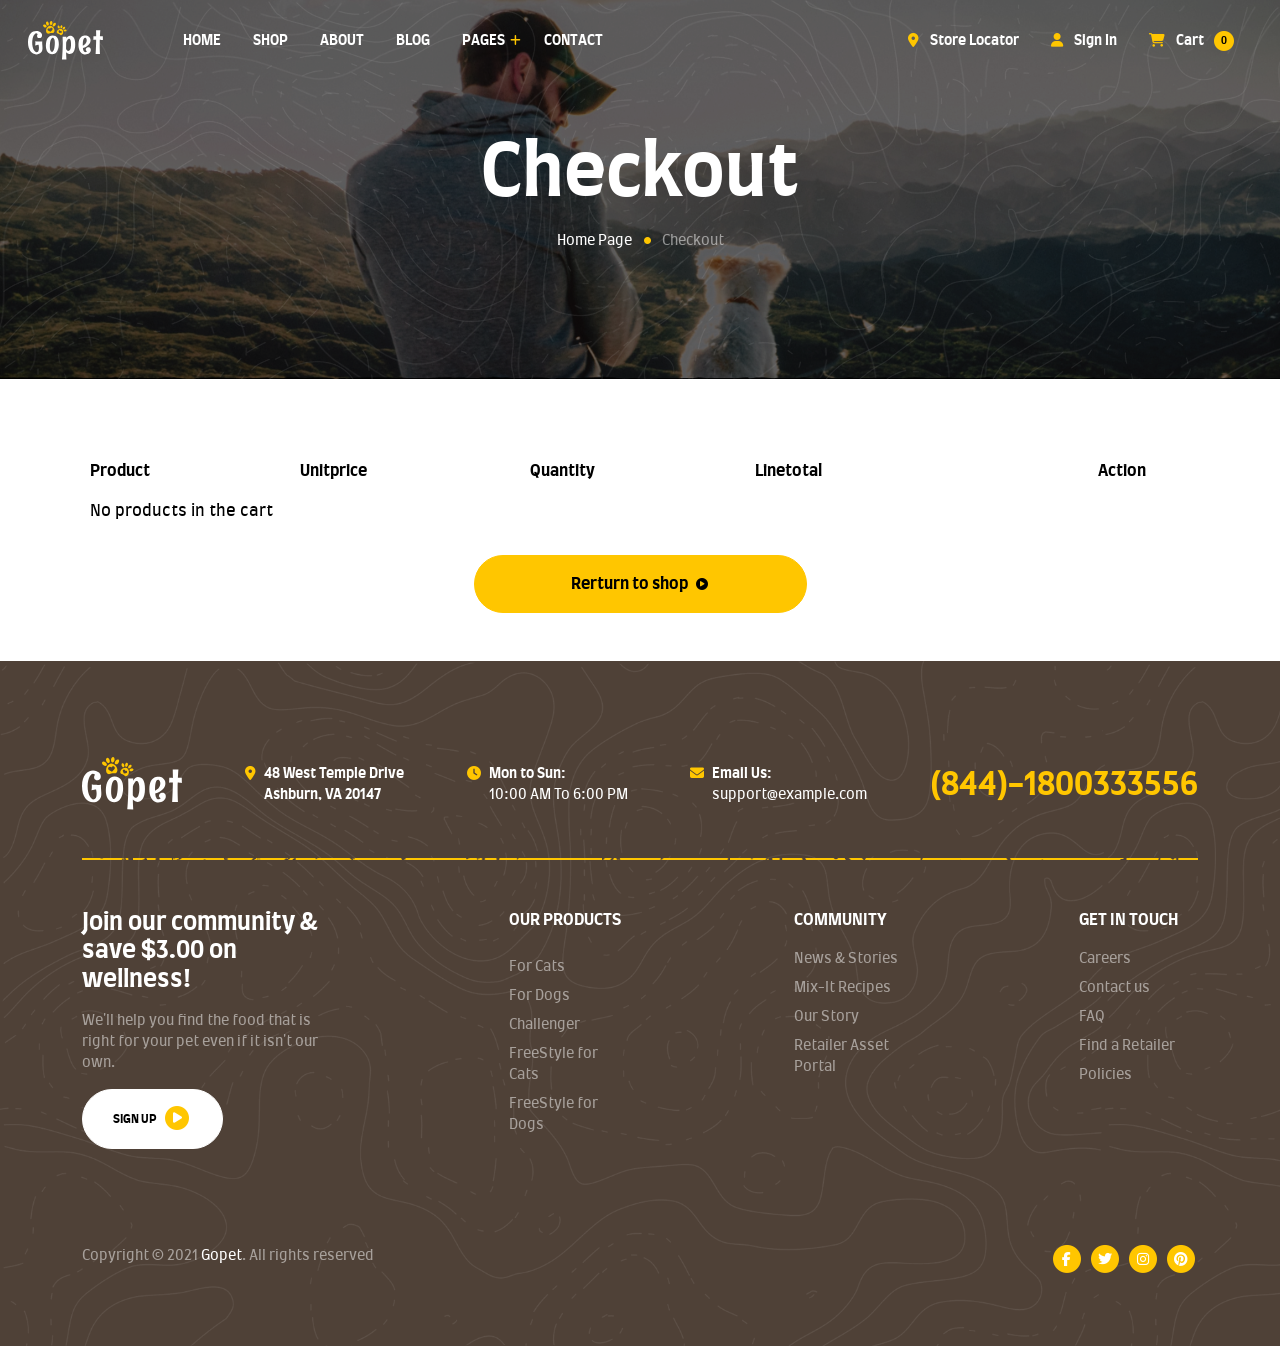
<file: cart.html>
<!DOCTYPE html>
<html lang="en">

<head>
    <meta charset="UTF-8">
    <meta name="viewport" content="width=device-width, initial-scale=1.0">
    <title>Checkout</title>

    <!-- Bootstrap -->
    <link rel="stylesheet" href="css/bootstrap.css">

    <!-- Font Awesome -->
    <link rel="stylesheet" href="css/fontawesome.css">

    <!-- Google Fonts -->
    <link rel="stylesheet" href="css/googlefont.css">

    <!-- Custom Styles -->
    <link rel="shortcut icon" href="images/paw-decor-right.png" type="image/x-icon">
    <link rel="stylesheet" href="css/styles.css">
    <style>
        .breadcrumb-wrapper {
            background: url("images/bg-curly-dark.png"), linear-gradient(rgba(0, 0, 0, 0.2), rgba(0, 0, 0, 0.2)), url("images/breadcrumb_our_blog.png") center center no-repeat;
            background-size: cover;
        }
    </style>
</head>

<body>
    <nav class="navbar navbar-expand-lg navbar-dark position-absolute w-100" style="font-size: 14px;">
        <div class="container-fluid">

            <!-- the hamburger -->
            <button class="navbar-toggler" type="button" data-bs-toggle="offcanvas" data-bs-target="#navbar-on-mobile">
                <span class="navbar-toggler-icon"></span>
            </button>

            <!-- the brand -->
            <a class="navbar-brand mx-auto" href="home.html">
                <img src="images/logo.svg" alt="" style="width: 75px;">
            </a>

            <!-- the cart on small screen => mobile -->
            <li class="ms-auto d-inline-block d-lg-none cart-show">
                <a class="nav-link-mobile p-0" data-bs-toggle="offcanvas" data-bs-target="#shoppingCartOffcanvas">
                    <span><i class="fa-solid fa-cart-shopping text-primary"></i></span>
                </a>
            </li>

            <!-- the nav bar on large screen => desktop -->
            <div class="collapse navbar-collapse" id="navbarSupportedContent">
                <ul class="navbar-nav navbar-nav-1 ms-lg-6 mb-lg-0 fw-bold">
                    <li class="nav-item">
                        <a class="nav-link nav-link-hover" href="home.html">
                            <span class="nav-link-hover">HOME</span>
                        </a>
                    </li>
                    <li class="nav-item">
                        <a class="nav-link nav-link-hover" href="shop.html">
                            <span class="nav-link-hover">SHOP</span>
                        </a>
                    </li>
                    <li class="nav-item">
                        <a class="nav-link nav-link-hover" href="about.html">
                            <span class="nav-link-hover">ABOUT</span>
                        </a>
                    </li>
                    <li class="nav-item">
                        <a class="nav-link nav-link-hover" href="blog.html">
                            <span class="nav-link-hover">BLOG</span>
                        </a>
                    </li>
                    <li class="nav-item dropdown">
                        <a class="nav-link nav-link-hover dropdown-toggle" href="#" data-bs-toggle="dropdown">
                            <span class="nav-link-hover">PAGES</span>
                            <i class="fa-solid fa-plus md-text position-absolute"></i>
                        </a>
                        <ul class="dropdown-menu shadow-lg rounded-4">
                            <li>
                                <a class="dropdown-item" href="faq.html">
                                    <span class="nav-link-hover">FAQ</span>
                                </a>
                            </li>
                            <li>
                                <img class="py-2" style="width: 150px;" src="images/footer_divide.png" alt="">
                            </li>
                            <li><a class="dropdown-item" href="pricing.html">Pricing</a></li>
                            <li>
                                <img class="py-2" style="width: 150px;" src="images/footer_divide.png" alt="">
                            </li>
                            <li><a class="dropdown-item" href="team-members.html">Members</a></li>
                            <li>
                                <img class="py-2" style="width: 150px;" src="images/footer_divide.png" alt="">
                            </li>
                            <li><a class="dropdown-item" href="sitemap.html">Sitemap</a></li>
                        </ul>
                    </li>
                    <li class="nav-item">
                        <a class="nav-link nav-link-hover" href="contact.html">
                            <span class="nav-link-hover">CONTACT</span>
                        </a>
                    </li>
                </ul>
                <ul class="navbar-nav navbar-nav-2 ms-auto mb-2 mb-lg-0 fw-bold d-flex">
                    <li class="nav-item">
                        <a class="nav-link p-0" href="store-locator.html">
                            <span class="me-2"><i class="fa-solid fa-location-dot text-primary"></i></span>
                            Store Locator
                        </a>
                    </li>
                    <li class="nav-item dropdown dropstart account">
                    </li>
                    <li class="nav-item cart-show">
                        <a class="nav-link p-0" href="#" data-bs-toggle="offcanvas"
                            data-bs-target="#shoppingCartOffcanvas">
                            <span class="me-2"><i class="fa-solid fa-cart-shopping text-primary"></i></span>
                            Cart
                            <span class="fa-stack ms-1" style="font-size: 10px;">
                                <i class="fas fa-circle text-primary fa-stack-2x"></i>
                                <p class="fa-stack-1x text-black cart-count">0</p>
                            </span>
                        </a>
                    </li>
                </ul>
            </div>
        </div>
    </nav>

    <!-- the shopping cart offcanvas -->
    <div class="offcanvas offcanvas-end text-black" tabindex="-1" id="shoppingCartOffcanvas"
        aria-labelledby="offcanvasLabel">
        <div class="offcanvas-header border-bottom py-4">
            <h5 class="offcanvas-title" id="offcanvasLabel">Shopping cart</h5>
            <button type="button" class="btn-close" data-bs-dismiss="offcanvas" aria-label="Close"></button>
        </div>
        <div class="offcanvas-body">
            <p class="text-black-50 text-center xxl-text cart-show-body">No products in the cart</p>
        </div>
    </div>

    <!-- the nav bar canvas on small screen => mobile  -->
    <div class="offcanvas offcanvas-start text-bg-light" tabindex="-1" id="navbar-on-mobile" style="z-index: 1055">
        <div class="offcanvas-header px-4 pt-4">
            <h5 class="offcanvas-title fw-bold" id="offcanvasLabel">main menu</h5>
            <button type="button" class="btn-close" data-bs-dismiss="offcanvas" aria-label="Close"></button>
        </div>
        <img class="mx-4" src="images/line-break.png" alt="" style="width: 60px;">
        <div class="offcanvas-body">
            <ul class="navbar-nav-mobile fw-bold list-group list-group-flush">
                <li class="navbar-item-mobile list-group-item p-0 py-2 mx-3">
                    <a class="navbar-link-mobile text-decoration-none" href="#">HOME</a>
                </li>
                <li class="navbar-item-mobile list-group-item p-0 py-2 mx-3">
                    <a class="navbar-link-mobile text-decoration-none" href="#">SHOP</a>
                </li>
                <li class="navbar-item-mobile list-group-item p-0 py-2 mx-3">
                    <a class="navbar-link-mobile text-decoration-none active" href="#">ABOUT</a>
                </li>
                <li class="navbar-item-mobile list-group-item p-0 py-2 mx-3">
                    <a class="navbar-link-mobile text-decoration-none" href="#">BLOG</a>
                </li>
                <li class="navbar-item-mobile list-group-item p-0 py-2 mx-3">
                    <a class="navbar-link-mobile text-decoration-none" href="#">PAGES</a>
                </li>
                <li class="navbar-item-mobile list-group-item p-0 py-2 mx-3">
                    <a class="navbar-link-mobile text-decoration-none" href="#">CONTACT</a>
                </li>
                <li class="navbar-item-mobile list-group-item p-0 py-2 mx-3">
                    <a class="navbar-link-mobile text-decoration-none p-0" href="#">
                        <span class="me-2"><i class="fa-solid fa-location-dot text-primary"></i></span>
                        Store Locator
                    </a>
                </li>
                <li class="navbar-item-mobile list-group-item p-0 py-2 mx-3 dropdown dropstart">
                    <a class="navbar-link-mobile text-decoration-none p-0" data-bs-toggle="modal"
                        data-bs-target="#signInModal" href="#">
                        <span class="me-2"><i class="fa-solid fa-user text-primary"></i></span>
                        Sign In
                    </a>
                    <!-- Modal -->
                    <div class="modal fade" id="signInModal" data-bs-backdrop="static" data-bs-keyboard="false"
                        style="z-index: 1800;">
                        <div class="modal-dialog modal-dialog-centered">
                            <div class="modal-content">
                                <div class="modal-header border-bottom-0    ">
                                    <button type="button" class="btn-close" data-bs-dismiss="modal"
                                        aria-label="Close"></button>
                                </div>
                                <div class="modal-body p-0">
                                    <div class="sign-in px-4 pt-3 pb-3 bg-light text-black w-100">
                                        <div class="d-flex justify-content-between">
                                            <h3>Sign in</h3>
                                            <a href="#" class="text-primary">Create an Account</a>
                                        </div>
                                        <form class="mb-3">
                                            <div class="mb-3">
                                                <label for="username" class="form-label">Username or email <span
                                                        class="text-danger">*</span></label>
                                                <input class="form-control text-black" type="text" id="username"
                                                    placeholder="Username">
                                            </div>
                                            <div class="mb-3">
                                                <label for="password" class="form-label">Password <span
                                                        class="text-danger">*</span></label>
                                                <input class="form-control text-black" type="text" id="password"
                                                    placeholder="Password">
                                            </div>
                                            <div class="d-grid">
                                                <button class="btn btn-primary fw-bold text-uppercase">
                                                    Login
                                                    <span class="fa-stack super-sm-text ms-1"
                                                        style="margin-bottom: 1px;">
                                                        <i class="fas fa-circle fa-stack-2x text-black"></i>
                                                        <i class="fas fa-play fa-stack-1x text-primary"></i>
                                                    </span>
                                                </button>
                                            </div>
                                        </form>
                                        <div class="text-end">
                                            <p class="text-primary">Lost your password?</p>
                                        </div>
                                    </div>
                                </div>
                            </div>
                        </div>
                    </div>
                </li>
            </ul>
        </div>
    </div>

    <section class="breadcrumb-wrapper bg-black text-white pt-8 pb-8">
        <div class="container">
            <div class="row">
                <div class="d-flex flex-column justify-content-center align-items-center gap-2">
                    <!-- Change into the name of the page -->
                    <h2 class="fw-bold display-2">Checkout</h2>
                    <div class="d-flex gap-2 lg-text">
                        <a href="home.html" class="m-0 text-decoration-none link-light">Home Page</a>
                        <span class="text-primary">
                            <i class="fas fa-circle" style="transform: scale(0.5);"></i>
                        </span>
                        <!-- Change into the name of the page -->
                        <p class="m-0 text-white-50">Checkout</p>
                    </div>
                </div>
            </div>
        </div>
    </section>

    <main class="py-5">
        <div class="container">
            <table class="table align-middle table-borderless shopping-cart-table my-4">
                <thead>
                    <tr>
                        <th>Product</th>
                        <th>Unitprice</th>
                        <th>Quantity</th>
                        <th>Linetotal</th>
                        <th class="text-end">Action</th>
                    </tr>
                </thead>
                <tbody class="shopping-cart-body">
                </tbody>
            </table>
            <section>
                <div class="subtotal-container">
                </div>
                <div class="action-button-container">
                </div>
            </section>
        </div>
    </main>

    <footer class="footer pt-7 pb-6 lg-text text-center text-md-start text-white">
        <div class="container">
            <div
                class="d-flex flex-wrap flex-column flex-md-row gap-5 gap-md-0 justify-content-between align-items-center mb-5">
                <img src="images/logo.svg" alt="" style="width: 100px;">
                <div class="location d-flex gap-2">
                    <span><i class="fa-regular fa-location-dot text-primary"></i></span>
                    <p class="fw-bold m-0">48 West Temple Drive <br> Ashburn, VA 20147 </p>
                </div>
                <div class="open-time d-flex gap-2">
                    <span><i class="fa-regular fa-clock text-primary"></i></span>
                    <div>
                        <p class="fw-bold m-0">Mon to Sun:</p>
                        <p class="m-0">10:00 AM To 6:00 PM</p>
                    </div>
                </div>
                <div class="location d-flex gap-2">
                    <span><i class="fa-regular fa-envelope text-primary"></i></span>
                    <div>
                        <p class="fw-bold m-0">Email Us:</p>
                        <p class="m-0">support@example.com</p>
                    </div>
                </div>
                <p class="phone-number fw-bold text-primary fs-2 m-0">(844)-1800333556</p>
            </div>
            <img class="mb-5" src="images/footer_divide.png" alt="" style="max-width: 100%;">
            <div class="row mb-7">
                <div class="col-md-3">
                    <div class="mb-3">
                        <h4 class="fw-bold">Join our community & save $3.00 on wellness!</h4>
                    </div>
                    <div class="mb-3">
                        <p class="text-white-50">We'll help you find the food that is right for your pet even if it
                            isn't our own.</p>
                    </div>
                    <div>
                        <a href="register.html" class="btn btn-light py-3 fw-bold text-uppercase">
                            Sign up
                            <span class="fa-stack super-sm-text ms-1" style="margin-bottom: 2px;">
                                <i class="fas fa-circle fa-stack-2x text-primary"></i>
                                <i class="fas fa-play fa-stack-1x text-white"></i>
                            </span>
                        </a>
                    </div>
                </div>
                <div class="col-md-9 mt-5 mt-md-0">
                    <div class="row gap-5 gap-md-0">
                        <div class="offset-md-2 col-md-2">
                            <div class="mb-4">
                                <p class="fw-bold text-uppercase xl-text">Our Products</p>
                            </div>
                            <ul class="list-unstyled vstack gap-2">
                                <li><a href="#" class="text-white-50 text-decoration-none">For Cats</a></li>
                                <li><a href="#" class="text-white-50 text-decoration-none">For Dogs</a></li>
                                <li><a href="#" class="text-white-50 text-decoration-none">Challenger</a></li>
                                <li><a href="#" class="text-white-50 text-decoration-none">FreeStyle for Cats</a></li>
                                <li><a href="#" class="text-white-50 text-decoration-none">FreeStyle for Dogs</a></li>
                            </ul>
                        </div>
                        <div class="offset-md-2 col-md-2">
                            <div class="mb-3">
                                <p class="fw-bold text-uppercase xl-text">Community</p>
                            </div>
                            <ul class="list-unstyled vstack gap-2">
                                <li><a href="#" class="text-white-50 text-decoration-none">News & Stories</a></li>
                                <li><a href="#" class="text-white-50 text-decoration-none">Mix-It Recipes</a></li>
                                <li><a href="#" class="text-white-50 text-decoration-none">Our Story</a></li>
                                <li><a href="#" class="text-white-50 text-decoration-none">Retailer Asset Portal</a>
                                </li>
                            </ul>
                        </div>
                        <div class="offset-md-2 col-md-2">
                            <div class="mb-3">
                                <p class="fw-bold text-uppercase xl-text">Get in touch</p>
                            </div>
                            <ul class="list-unstyled vstack gap-2">
                                <li><a href="#" class="text-white-50 text-decoration-none">Careers</a></li>
                                <li><a href="#" class="text-white-50 text-decoration-none">Contact us</a></li>
                                <li><a href="#" class="text-white-50 text-decoration-none">FAQ</a></li>
                                <li><a href="#" class="text-white-50 text-decoration-none">Find a Retailer</a></li>
                                <li><a href="#" class="text-white-50 text-decoration-none">Policies</a></li>
                            </ul>
                        </div>
                    </div>
                </div>
            </div>
            <div class="row">
                <div class="col-12 d-flex flex-column flex-md-row">
                    <p class="text-white-50">Copyright &copy; 2021 <span class="text-white">Gopet</span>. All rights
                        reserved</p>
                    <div class="ms-md-auto">
                        <a href="#" class="text-decoration-none">
                            <span class="fa-stack">
                                <i class="fas fa-circle fa-stack-2x text-primary"></i>
                                <i class="fab fa-facebook-f fa-stack-1x text-white"></i>
                            </span>
                        </a>
                        <a href="#" class="text-decoration-none">
                            <span class="fa-stack">
                                <i class="fas fa-circle fa-stack-2x text-primary"></i>
                                <i class="fab fa-twitter fa-stack-1x text-white"></i>
                            </span>
                        </a>
                        <a href="#" class="text-decoration-none">
                            <span class="fa-stack">
                                <i class="fas fa-circle fa-stack-2x text-primary"></i>
                                <i class="fab fa-instagram fa-stack-1x text-white"></i>
                            </span>
                        </a>
                        <a href="#" class="text-decoration-none">
                            <span class="fa-stack">
                                <i class="fas fa-circle fa-stack-2x text-primary"></i>
                                <i class="fab fa-pinterest fa-stack-1x text-white"></i>
                            </span>
                        </a>
                    </div>
                </div>
            </div>
        </div>
    </footer>

    <script src="js/jquery.js"></script>
    <script src="js/bootstrap.bundle.min.js"></script>
    <script src="js/flash-message.js"></script>
    <script src="js/data-products.js"></script>
    <script src="js/shopping-cart.js"></script>
    <script src="js/show-acccount.js"></script>
    <script src="js/cart.js">
    </script>
</body>

</html>
</file>
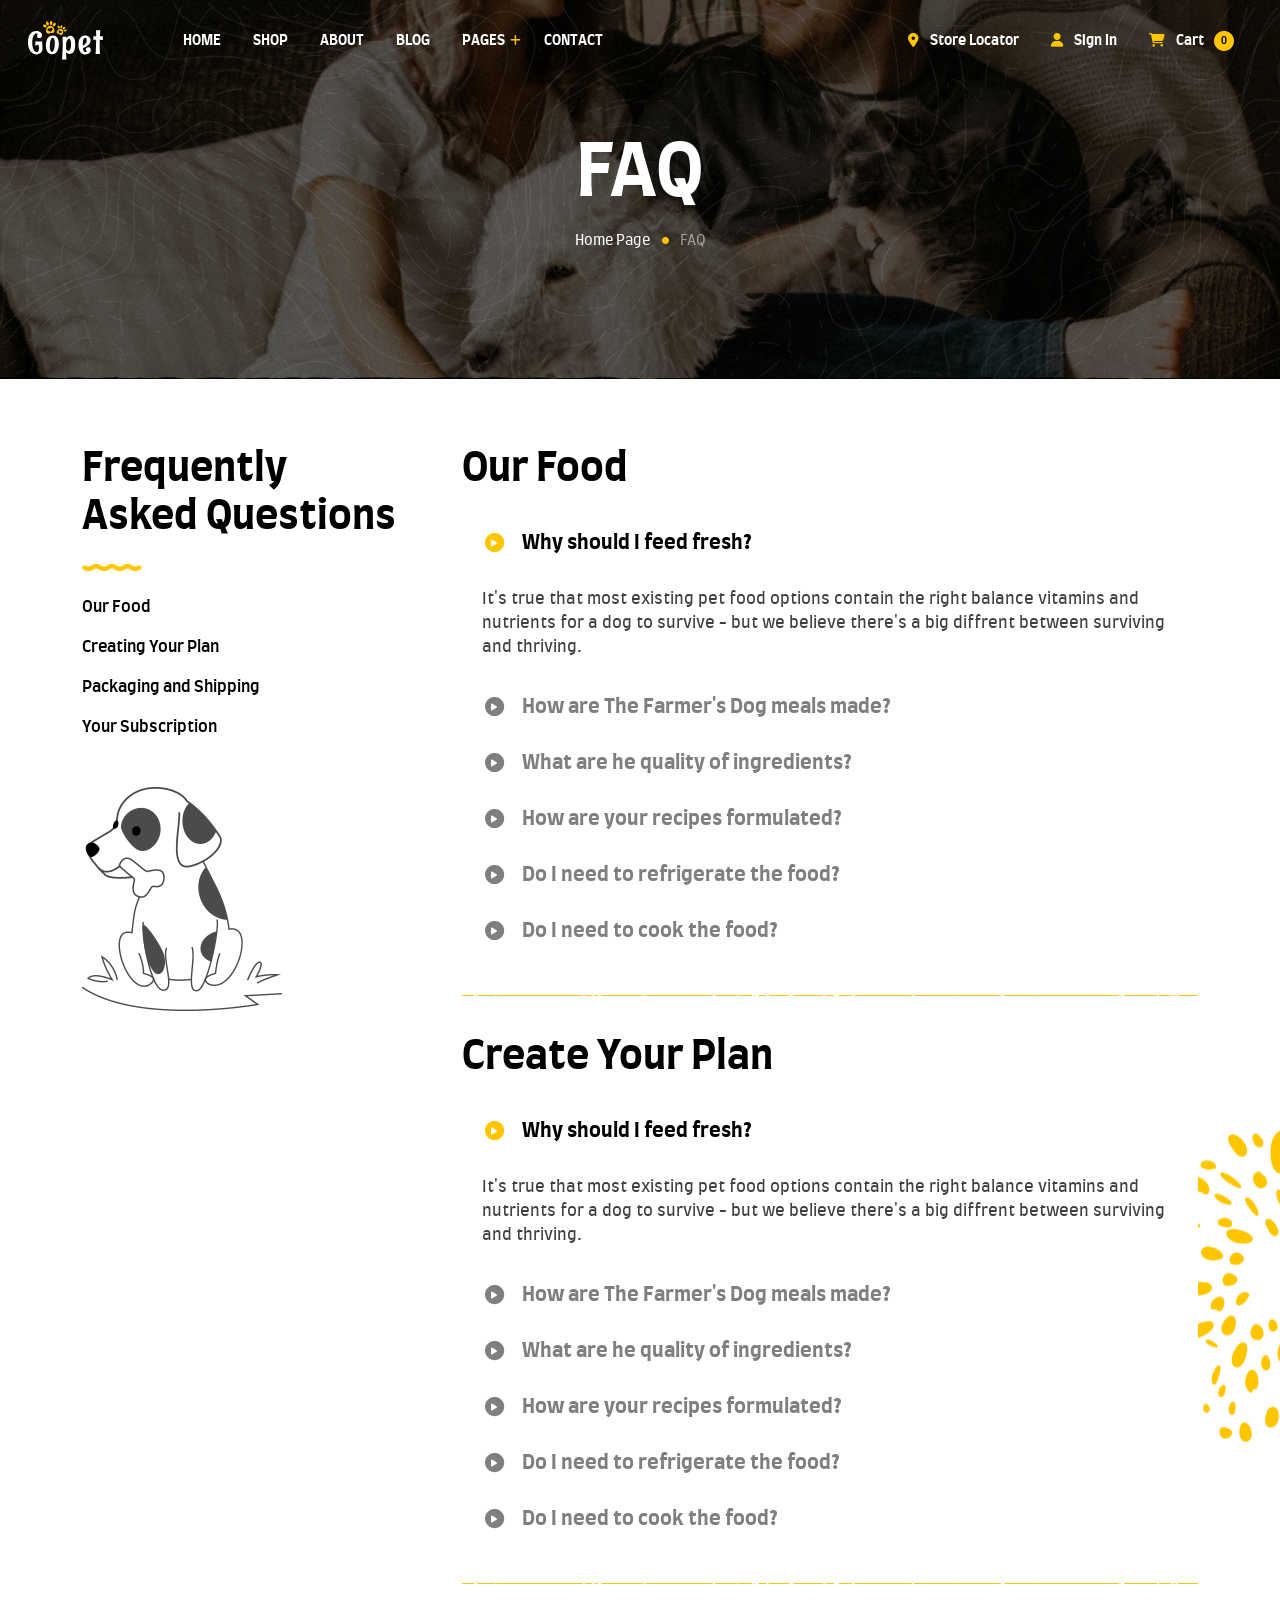
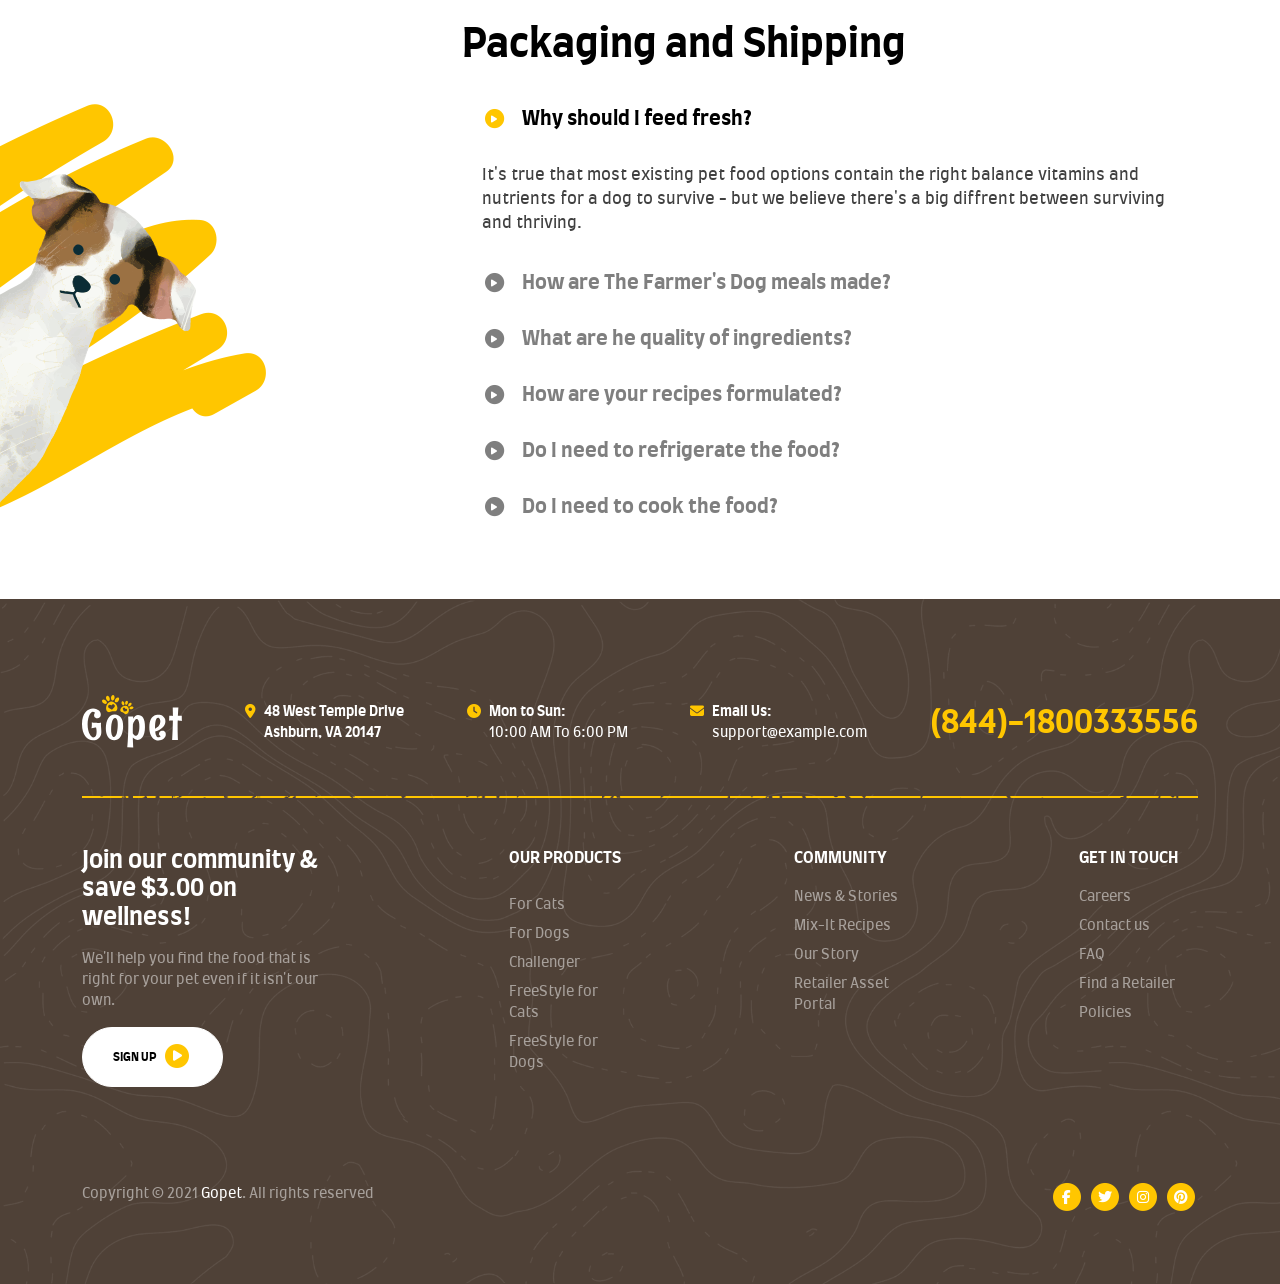
<file: faq.html>
<!DOCTYPE html>
<html lang="en">

<head>
    <meta charset="UTF-8">
    <meta name="viewport" content="width=device-width, initial-scale=1.0">
    <title>FAQ</title>

    <!-- Bootstrap -->
    <link rel="stylesheet" href="css/bootstrap.css">

    <!-- Font Awesome -->
    <link rel="stylesheet" href="css/fontawesome.css">

    <!-- Google Fonts -->
    <link rel="stylesheet" href="css/googlefont.css">

    <!-- Custom Styles -->
    <link rel="shortcut icon" href="images/paw-decor-right.png" type="image/x-icon">
    <link rel="stylesheet" href="css/styles.css">
    <style>
        .breadcrumb-wrapper {
            background: url("images/bg-curly-dark.png"), linear-gradient(rgba(0, 0, 0, 0.2), rgba(0, 0, 0, 0.2)), url("images/pages_breadcrumb.png") center center no-repeat;
            background-size: cover;
        }
    </style>
</head>

<body>
    <nav class="navbar navbar-expand-lg navbar-dark position-absolute w-100" style="font-size: 14px;">
        <div class="container-fluid">

            <!-- the hamburger -->
            <button class="navbar-toggler" type="button" data-bs-toggle="offcanvas" data-bs-target="#navbar-on-mobile">
                <span class="navbar-toggler-icon"></span>
            </button>

            <!-- the brand -->
            <a class="navbar-brand mx-auto" href="home.html">
                <img src="images/logo.svg" alt="" style="width: 75px;">
            </a>

            <!-- the cart on small screen => mobile -->
            <li class="ms-auto d-inline-block d-lg-none cart-show">
                <a class="nav-link-mobile p-0" data-bs-toggle="offcanvas" data-bs-target="#shoppingCartOffcanvas">
                    <span><i class="fa-solid fa-cart-shopping text-primary"></i></span>
                </a>
            </li>

            <!-- the nav bar on large screen => desktop -->
            <div class="collapse navbar-collapse" id="navbarSupportedContent">
                <ul class="navbar-nav navbar-nav-1 ms-lg-6 mb-lg-0 fw-bold">
                    <li class="nav-item">
                        <a class="nav-link nav-link-hover" href="home.html">
                            <span class="nav-link-hover">HOME</span>
                        </a>
                    </li>
                    <li class="nav-item">
                        <a class="nav-link nav-link-hover" href="shop.html">
                            <span class="nav-link-hover">SHOP</span>
                        </a>
                    </li>
                    <li class="nav-item">
                        <a class="nav-link nav-link-hover" href="about.html">
                            <span class="nav-link-hover">ABOUT</span>
                        </a>
                    </li>
                    <li class="nav-item">
                        <a class="nav-link nav-link-hover" href="blog.html">
                            <span class="nav-link-hover">BLOG</span>
                        </a>
                    </li>
                    <li class="nav-item dropdown">
                        <a class="nav-link nav-link-hover dropdown-toggle" href="#" data-bs-toggle="dropdown">
                            <span class="nav-link-hover">PAGES</span>
                            <i class="fa-solid fa-plus md-text position-absolute"></i>
                        </a>
                        <ul class="dropdown-menu shadow-lg rounded-4">
                            <li>
                                <a class="dropdown-item" href="faq.html">
                                    <span class="nav-link-hover">FAQ</span>
                                </a>
                            </li>
                            <li>
                                <img class="py-2" style="width: 150px;" src="images/footer_divide.png" alt="">
                            </li>
                            <li><a class="dropdown-item" href="pricing.html">Pricing</a></li>
                            <li>
                                <img class="py-2" style="width: 150px;" src="images/footer_divide.png" alt="">
                            </li>
                            <li><a class="dropdown-item" href="team-members.html">Members</a></li>
                            <li>
                                <img class="py-2" style="width: 150px;" src="images/footer_divide.png" alt="">
                            </li>
                            <li><a class="dropdown-item" href="sitemap.html">Sitemap</a></li>
                        </ul>
                    </li>
                    <li class="nav-item">
                        <a class="nav-link nav-link-hover" href="contact.html">
                            <span class="nav-link-hover">CONTACT</span>
                        </a>
                    </li>
                </ul>
                <ul class="navbar-nav navbar-nav-2 ms-auto mb-2 mb-lg-0 fw-bold d-flex">
                    <li class="nav-item">
                        <a class="nav-link p-0" href="store-locator.html">
                            <span class="me-2"><i class="fa-solid fa-location-dot text-primary"></i></span>
                            Store Locator
                        </a>
                    </li>
                    <li class="nav-item dropdown dropstart account">
                    </li>
                    <li class="nav-item cart-show">
                        <a class="nav-link p-0" href="#" data-bs-toggle="offcanvas"
                            data-bs-target="#shoppingCartOffcanvas">
                            <span class="me-2"><i class="fa-solid fa-cart-shopping text-primary"></i></span>
                            Cart
                            <span class="fa-stack ms-1" style="font-size: 10px;">
                                <i class="fas fa-circle text-primary fa-stack-2x"></i>
                                <p class="fa-stack-1x text-black cart-count">0</p>
                            </span>
                        </a>
                    </li>
                </ul>
            </div>
        </div>
    </nav>

    <!-- the shopping cart offcanvas -->
    <div class="offcanvas offcanvas-end text-black" tabindex="-1" id="shoppingCartOffcanvas"
        aria-labelledby="offcanvasLabel">
        <div class="offcanvas-header border-bottom py-4">
            <h5 class="offcanvas-title" id="offcanvasLabel">Shopping cart</h5>
            <button type="button" class="btn-close" data-bs-dismiss="offcanvas" aria-label="Close"></button>
        </div>
        <div class="offcanvas-body">
            <p class="text-black-50 text-center xxl-text cart-show-body">No products in the cart</p>
        </div>
    </div>

    <!-- the nav bar canvas on small screen => mobile  -->
    <div class="offcanvas offcanvas-start text-bg-light" tabindex="-1" id="navbar-on-mobile" style="z-index: 1055">
        <div class="offcanvas-header px-4 pt-4">
            <h5 class="offcanvas-title fw-bold" id="offcanvasLabel">main menu</h5>
            <button type="button" class="btn-close" data-bs-dismiss="offcanvas" aria-label="Close"></button>
        </div>
        <img class="mx-4" src="images/line-break.png" alt="" style="width: 60px;">
        <div class="offcanvas-body">
            <ul class="navbar-nav-mobile fw-bold list-group list-group-flush">
                <li class="navbar-item-mobile list-group-item p-0 py-2 mx-3">
                    <a class="navbar-link-mobile text-decoration-none active" href="#">HOME</a>
                </li>
                <li class="navbar-item-mobile list-group-item p-0 py-2 mx-3">
                    <a class="navbar-link-mobile text-decoration-none" href="#">SHOP</a>
                </li>
                <li class="navbar-item-mobile list-group-item p-0 py-2 mx-3">
                    <a class="navbar-link-mobile text-decoration-none" href="#">ABOUT</a>
                </li>
                <li class="navbar-item-mobile list-group-item p-0 py-2 mx-3">
                    <a class="navbar-link-mobile text-decoration-none" href="#">BLOG</a>
                </li>
                <li class="navbar-item-mobile list-group-item p-0 py-2 mx-3">
                    <a class="navbar-link-mobile text-decoration-none" href="#">PAGES</a>
                </li>
                <li class="navbar-item-mobile list-group-item p-0 py-2 mx-3">
                    <a class="navbar-link-mobile text-decoration-none" href="#">CONTACT</a>
                </li>
                <li class="navbar-item-mobile list-group-item p-0 py-2 mx-3">
                    <a class="navbar-link-mobile text-decoration-none p-0" href="#">
                        <span class="me-2"><i class="fa-solid fa-location-dot text-primary"></i></span>
                        Store Locator
                    </a>
                </li>
                <li class="navbar-item-mobile list-group-item p-0 py-2 mx-3 dropdown dropstart">
                    <a class="navbar-link-mobile text-decoration-none p-0" data-bs-toggle="modal"
                        data-bs-target="#signInModal" href="#">
                        <span class="me-2"><i class="fa-solid fa-user text-primary"></i></span>
                        Sign In
                    </a>
                    <!-- Modal -->
                    <div class="modal fade" id="signInModal" data-bs-backdrop="static" data-bs-keyboard="false"
                        style="z-index: 1800;">
                        <div class="modal-dialog modal-dialog-centered">
                            <div class="modal-content">
                                <div class="modal-header border-bottom-0    ">
                                    <button type="button" class="btn-close" data-bs-dismiss="modal"
                                        aria-label="Close"></button>
                                </div>
                                <div class="modal-body p-0">
                                    <div class="sign-in px-4 pt-3 pb-3 bg-light text-black w-100">
                                        <div class="d-flex justify-content-between">
                                            <h3>Sign in</h3>
                                            <a href="#" class="text-primary">Create an Account</a>
                                        </div>
                                        <form class="mb-3">
                                            <div class="mb-3">
                                                <label for="username" class="form-label">Username or email <span
                                                        class="text-danger">*</span></label>
                                                <input class="form-control text-black" type="text" id="username"
                                                    placeholder="Username">
                                            </div>
                                            <div class="mb-3">
                                                <label for="password" class="form-label">Password <span
                                                        class="text-danger">*</span></label>
                                                <input class="form-control text-black" type="text" id="password"
                                                    placeholder="Password">
                                            </div>
                                            <div class="d-grid">
                                                <button class="btn btn-primary fw-bold text-uppercase">
                                                    Login
                                                    <span class="fa-stack sm-text ms-1" style="margin-bottom: 1px;">
                                                        <i class="fas fa-circle fa-stack-2x text-black"></i>
                                                        <i class="fas fa-play fa-stack-1x text-primary"></i>
                                                    </span>
                                                </button>
                                            </div>
                                        </form>
                                        <div class="text-end">
                                            <p class="text-primary">Lost your password?</p>
                                        </div>
                                    </div>
                                </div>
                            </div>
                        </div>
                    </div>
                </li>
            </ul>
        </div>
    </div>

    <section class="breadcrumb-wrapper bg-black text-white pt-8 pb-8">
        <div class="container">
            <div class="row">
                <div class="d-flex flex-column justify-content-center align-items-center gap-2">
                    <!-- Change into the name of the page -->
                    <h2 class="fw-bold display-2">FAQ</h2>
                    <div class="d-flex gap-2 lg-text">
                        <a href="home.html" class="m-0 text-decoration-none link-light">Home Page</a>
                        <span class="text-primary">
                            <i class="fas fa-circle" style="transform: scale(0.5);"></i>
                        </span>
                        <!-- Change into the name of the page -->
                        <p class="m-0 text-white-50">FAQ</p>
                    </div>
                </div>
            </div>
        </div>
    </section>

    <section class="faq py-6 position-relative">
        <img class="position-absolute faq-decor-1 d-none d-md-block" src="images/404_bg_2.png" alt="">
        <img class="position-absolute faq-decor-2 d-none d-md-block" src="images/Faq_decor_2.png" alt="">
        <div class="container position-relative z-3">
            <div class="row gy-6">
                <div class="col-md-4 text-center text-md-start">
                    <div class="mb-3">
                        <h2 class="display-6 fw-bold">Frequently <br class="d-none d-md-block"> Asked Questions</h2>
                    </div>
                    <div class="mb-3">
                        <img src="images/line-breaker.png" alt="" style="width: 60px;">
                    </div>
                    <ul class="list-unstyled vstack gap-3 mb-5">
                        <li><a class="text-decoration-none text-black" style="font-weight: 500;" href="#ourFood">Our
                                Food</a></li>
                        <li><a class="text-decoration-none text-black" style="font-weight: 500;"
                                href="#createYourPlan">Creating Your
                                Plan</a>
                        </li>
                        <li><a class="text-decoration-none text-black" style="font-weight: 500;"
                                href="#packagingAndShipping">Packaging and
                                Shipping</a></li>
                        <li><a class="text-decoration-none text-black" style="font-weight: 500;" href="#">Your
                                Subscription</a></li>
                    </ul>
                    <img src="images/Faq_decor.png" alt="">
                </div>
                <div class="col-md-8">
                    <div id="ourFood" class="text-container">
                        <div class="mb-4">
                            <h3 class="fw-bold fs-1 text-center text-md-start">Our Food</h3>
                        </div>
                        <div class="accordion accordion-flush" id="faq-accordion-1">
                            <!-- One -->
                            <div class="accordion-item">
                                <h2 class="accordion-header">
                                    <button class="accordion-button fw-bold text-black-50" type="button"
                                        data-bs-toggle="collapse" data-bs-target="#faq-accordion-1__collapseOne"
                                        style="font-size: 1.25rem;">
                                        <span class="fa-stack me-3" style="font-size: 0.6rem;">
                                            <i class="fas fa-circle fa-stack-2x text-black-50"></i>
                                            <i class="fas fa-play fa-stack-1x text-white"
                                                style="font-size: 0.5rem;"></i>
                                        </span>
                                        <p class="m-0">Why should I feed fresh?</p>
                                    </button>
                                </h2>
                                <div id="faq-accordion-1__collapseOne" class="accordion-collapse collapse show"
                                    data-bs-parent="#faq-accordion-1">
                                    <div class="accordion-body pb-1">
                                        <p class="text-muted">It's true that most existing pet food options
                                            contain
                                            the
                                            right balance
                                            vitamins and nutrients for a dog to survive - but we believe there's a big
                                            diffrent between surviving and thriving.</p>
                                    </div>
                                </div>
                            </div>
                            <!-- Two -->
                            <div class="accordion-item">
                                <h2 class="accordion-header">
                                    <button class="accordion-button fw-bold text-black-50" type="button"
                                        data-bs-toggle="collapse" data-bs-target="#faq-accordion-1__collapseTwo"
                                        style="font-size: 1.25rem;">
                                        <span class="fa-stack me-3" style="font-size: 0.6rem;">
                                            <i class="fas fa-circle fa-stack-2x text-black-50"></i>
                                            <i class="fas fa-play fa-stack-1x text-white"
                                                style="font-size: 0.5rem;"></i>
                                        </span>
                                        <p class="m-0">How are The Farmer's Dog meals made?</p>
                                    </button>
                                </h2>
                                <div id="faq-accordion-1__collapseTwo" class="accordion-collapse collapse"
                                    data-bs-parent="#faq-accordion-1">
                                    <div class="accordion-body pb-1">
                                        <p class="text-muted">It's true that most existing pet food options
                                            contain
                                            the
                                            right balance
                                            vitamins and nutrients for a dog to survive - but we believe there's a big
                                            diffrent between surviving and thriving.</p>
                                    </div>
                                </div>
                            </div>
                            <!-- Three -->
                            <div class="accordion-item">
                                <h2 class="accordion-header">
                                    <button class="accordion-button fw-bold text-black-50" type="button"
                                        data-bs-toggle="collapse" data-bs-target="#faq-accordion-1__collapseThree"
                                        style="font-size: 1.25rem;">
                                        <span class="fa-stack me-3" style="font-size: 0.6rem;">
                                            <i class="fas fa-circle fa-stack-2x text-black-50"></i>
                                            <i class="fas fa-play fa-stack-1x text-white"
                                                style="font-size: 0.5rem;"></i>
                                        </span>
                                        <p class="m-0">What are he quality of ingredients?</p>
                                    </button>
                                </h2>
                                <div id="faq-accordion-1__collapseThree" class="accordion-collapse collapse"
                                    data-bs-parent="#faq-accordion-1">
                                    <div class="accordion-body pb-1">
                                        <p class="text-muted">It's true that most existing pet food options
                                            contain
                                            the
                                            right balance
                                            vitamins and nutrients for a dog to survive - but we believe there's a big
                                            diffrent between surviving and thriving.</p>
                                    </div>
                                </div>
                            </div>
                            <!-- Four -->
                            <div class="accordion-item">
                                <h2 class="accordion-header">
                                    <button class="accordion-button fw-bold text-black-50" type="button"
                                        data-bs-toggle="collapse" data-bs-target="#faq-accordion-1__collapseFour"
                                        style="font-size: 1.25rem;">
                                        <span class="fa-stack me-3" style="font-size: 0.6rem;">
                                            <i class="fas fa-circle fa-stack-2x text-black-50"></i>
                                            <i class="fas fa-play fa-stack-1x text-white"
                                                style="font-size: 0.5rem;"></i>
                                        </span>
                                        <p class="m-0">How are your recipes formulated?</p>
                                    </button>
                                </h2>
                                <div id="faq-accordion-1__collapseFour" class="accordion-collapse collapse"
                                    data-bs-parent="#faq-accordion-1">
                                    <div class="accordion-body pb-1">
                                        <p class="text-muted">It's true that most existing pet food options
                                            contain
                                            the
                                            right balance
                                            vitamins and nutrients for a dog to survive - but we believe there's a big
                                            diffrent between surviving and thriving.</p>
                                    </div>
                                </div>
                            </div>
                            <!-- Five -->
                            <div class="accordion-item">
                                <h2 class="accordion-header">
                                    <button class="accordion-button fw-bold text-black-50" type="button"
                                        data-bs-toggle="collapse" data-bs-target="#faq-accordion-1__collapseFive"
                                        style="font-size: 1.25rem;">
                                        <span class="fa-stack me-3" style="font-size: 0.6rem;">
                                            <i class="fas fa-circle fa-stack-2x text-black-50"></i>
                                            <i class="fas fa-play fa-stack-1x text-white"
                                                style="font-size: 0.5rem;"></i>
                                        </span>
                                        <p class="m-0">Do I need to refrigerate the food?</p>
                                    </button>
                                </h2>
                                <div id="faq-accordion-1__collapseFive" class="accordion-collapse collapse"
                                    data-bs-parent="#faq-accordion-1">
                                    <div class="accordion-body pb-1">
                                        <p class="text-muted">It's true that most existing pet food options
                                            contain
                                            the
                                            right balance
                                            vitamins and nutrients for a dog to survive - but we believe there's a big
                                            diffrent between surviving and thriving.</p>
                                    </div>
                                </div>
                            </div>
                            <!-- Six -->
                            <div class="accordion-item">
                                <h2 class="accordion-header">
                                    <button class="accordion-button fw-bold text-black-50" type="button"
                                        data-bs-toggle="collapse" data-bs-target="#faq-accordion-1__collapseSix"
                                        style="font-size: 1.25rem;">
                                        <span class="fa-stack me-3" style="font-size: 0.6rem;">
                                            <i class="fas fa-circle fa-stack-2x text-black-50"></i>
                                            <i class="fas fa-play fa-stack-1x text-white"
                                                style="font-size: 0.5rem;"></i>
                                        </span>
                                        <p class="m-0">Do I need to cook the food?</p>
                                    </button>
                                </h2>
                                <div id="faq-accordion-1__collapseSix" class="accordion-collapse collapse"
                                    data-bs-parent="#faq-accordion-1">
                                    <div class="accordion-body pb-1">
                                        <p class="text-muted">It's true that most existing pet food options
                                            contain
                                            the
                                            right balance
                                            vitamins and nutrients for a dog to survive - but we believe there's a big
                                            diffrent between surviving and thriving.</p>
                                    </div>
                                </div>
                            </div>
                        </div>
                    </div>

                    <div class="my-4">
                        <img class="img-fluid" src="images/Faq_divider.png" alt="">
                    </div>

                    <div id="createYourPlan" class="text-container">
                        <div class="mb-4">
                            <h3 class="fw-bold fs-1 text-center text-md-start">Create Your Plan</h3>
                        </div>
                        <div class="accordion accordion-flush" id="faq-accordion-2">
                            <!-- One -->
                            <div class="accordion-item">
                                <h2 class="accordion-header">
                                    <button class="accordion-button fw-bold text-black-50" type="button"
                                        data-bs-toggle="collapse" data-bs-target="#faq-accordion-2__collapseOne"
                                        style="font-size: 1.25rem;">
                                        <span class="fa-stack me-3" style="font-size: 0.6rem;">
                                            <i class="fas fa-circle fa-stack-2x text-black-50"></i>
                                            <i class="fas fa-play fa-stack-1x text-white"
                                                style="font-size: 0.5rem;"></i>
                                        </span>
                                        <p class="m-0">Why should I feed fresh?</p>
                                    </button>
                                </h2>
                                <div id="faq-accordion-2__collapseOne" class="accordion-collapse collapse show"
                                    data-bs-parent="#faq-accordion-2">
                                    <div class="accordion-body pb-1">
                                        <p class="text-muted">It's true that most existing pet food options
                                            contain
                                            the
                                            right balance
                                            vitamins and nutrients for a dog to survive - but we believe there's a big
                                            diffrent between surviving and thriving.</p>
                                    </div>
                                </div>
                            </div>
                            <!-- Two -->
                            <div class="accordion-item">
                                <h2 class="accordion-header">
                                    <button class="accordion-button fw-bold text-black-50" type="button"
                                        data-bs-toggle="collapse" data-bs-target="#faq-accordion-2__collapseTwo"
                                        style="font-size: 1.25rem;">
                                        <span class="fa-stack me-3" style="font-size: 0.6rem;">
                                            <i class="fas fa-circle fa-stack-2x text-black-50"></i>
                                            <i class="fas fa-play fa-stack-1x text-white"
                                                style="font-size: 0.5rem;"></i>
                                        </span>
                                        <p class="m-0">How are The Farmer's Dog meals made?</p>
                                    </button>
                                </h2>
                                <div id="faq-accordion-2__collapseTwo" class="accordion-collapse collapse"
                                    data-bs-parent="#faq-accordion-2">
                                    <div class="accordion-body pb-1">
                                        <p class="text-muted">It's true that most existing pet food options
                                            contain
                                            the
                                            right balance
                                            vitamins and nutrients for a dog to survive - but we believe there's a big
                                            diffrent between surviving and thriving.</p>
                                    </div>
                                </div>
                            </div>
                            <!-- Three -->
                            <div class="accordion-item">
                                <h2 class="accordion-header">
                                    <button class="accordion-button fw-bold text-black-50" type="button"
                                        data-bs-toggle="collapse" data-bs-target="#faq-accordion-2__collapseThree"
                                        style="font-size: 1.25rem;">
                                        <span class="fa-stack me-3" style="font-size: 0.6rem;">
                                            <i class="fas fa-circle fa-stack-2x text-black-50"></i>
                                            <i class="fas fa-play fa-stack-1x text-white"
                                                style="font-size: 0.5rem;"></i>
                                        </span>
                                        <p class="m-0">What are he quality of ingredients?</p>
                                    </button>
                                </h2>
                                <div id="faq-accordion-2__collapseThree" class="accordion-collapse collapse"
                                    data-bs-parent="#faq-accordion-2">
                                    <div class="accordion-body pb-1">
                                        <p class="text-muted">It's true that most existing pet food options
                                            contain
                                            the
                                            right balance
                                            vitamins and nutrients for a dog to survive - but we believe there's a big
                                            diffrent between surviving and thriving.</p>
                                    </div>
                                </div>
                            </div>
                            <!-- Four -->
                            <div class="accordion-item">
                                <h2 class="accordion-header">
                                    <button class="accordion-button fw-bold text-black-50" type="button"
                                        data-bs-toggle="collapse" data-bs-target="#faq-accordion-2__collapseFour"
                                        style="font-size: 1.25rem;">
                                        <span class="fa-stack me-3" style="font-size: 0.6rem;">
                                            <i class="fas fa-circle fa-stack-2x text-black-50"></i>
                                            <i class="fas fa-play fa-stack-1x text-white"
                                                style="font-size: 0.5rem;"></i>
                                        </span>
                                        <p class="m-0">How are your recipes formulated?</p>
                                    </button>
                                </h2>
                                <div id="faq-accordion-2__collapseFour" class="accordion-collapse collapse"
                                    data-bs-parent="#faq-accordion-2">
                                    <div class="accordion-body pb-1">
                                        <p class="text-muted">It's true that most existing pet food options
                                            contain
                                            the
                                            right balance
                                            vitamins and nutrients for a dog to survive - but we believe there's a big
                                            diffrent between surviving and thriving.</p>
                                    </div>
                                </div>
                            </div>
                            <!-- Five -->
                            <div class="accordion-item">
                                <h2 class="accordion-header">
                                    <button class="accordion-button fw-bold text-black-50" type="button"
                                        data-bs-toggle="collapse" data-bs-target="#faq-accordion-2__collapseFive"
                                        style="font-size: 1.25rem;">
                                        <span class="fa-stack me-3" style="font-size: 0.6rem;">
                                            <i class="fas fa-circle fa-stack-2x text-black-50"></i>
                                            <i class="fas fa-play fa-stack-1x text-white"
                                                style="font-size: 0.5rem;"></i>
                                        </span>
                                        <p class="m-0">Do I need to refrigerate the food?</p>
                                    </button>
                                </h2>
                                <div id="faq-accordion-2__collapseFive" class="accordion-collapse collapse"
                                    data-bs-parent="#faq-accordion-2">
                                    <div class="accordion-body pb-1">
                                        <p class="text-muted">It's true that most existing pet food options
                                            contain
                                            the
                                            right balance
                                            vitamins and nutrients for a dog to survive - but we believe there's a big
                                            diffrent between surviving and thriving.</p>
                                    </div>
                                </div>
                            </div>
                            <!-- Six -->
                            <div class="accordion-item">
                                <h2 class="accordion-header">
                                    <button class="accordion-button fw-bold text-black-50" type="button"
                                        data-bs-toggle="collapse" data-bs-target="#faq-accordion-2__collapseSix"
                                        style="font-size: 1.25rem;">
                                        <span class="fa-stack me-3" style="font-size: 0.6rem;">
                                            <i class="fas fa-circle fa-stack-2x text-black-50"></i>
                                            <i class="fas fa-play fa-stack-1x text-white"
                                                style="font-size: 0.5rem;"></i>
                                        </span>
                                        <p class="m-0">Do I need to cook the food?</p>
                                    </button>
                                </h2>
                                <div id="faq-accordion-2__collapseSix" class="accordion-collapse collapse"
                                    data-bs-parent="#faq-accordion-2">
                                    <div class="accordion-body pb-1">
                                        <p class="text-muted">It's true that most existing pet food options
                                            contain
                                            the
                                            right balance
                                            vitamins and nutrients for a dog to survive - but we believe there's a big
                                            diffrent between surviving and thriving.</p>
                                    </div>
                                </div>
                            </div>
                        </div>
                    </div>

                    <div class="my-4">
                        <img class="img-fluid" src="images/Faq_divider.png" alt="">
                    </div>

                    <div id="packagingAndShipping" class="text-container">
                        <div class="mb-4">
                            <h3 class="fw-bold fs-1 text-center text-md-start">Packaging and Shipping</h3>
                        </div>
                        <div class="accordion accordion-flush" id="faq-accordion-3">
                            <!-- One -->
                            <div class="accordion-item">
                                <h2 class="accordion-header">
                                    <button class="accordion-button fw-bold text-black-50" type="button"
                                        data-bs-toggle="collapse" data-bs-target="#faq-accordion-3__collapseOne"
                                        style="font-size: 1.25rem;">
                                        <span class="fa-stack me-3" style="font-size: 0.6rem;">
                                            <i class="fas fa-circle fa-stack-2x text-black-50"></i>
                                            <i class="fas fa-play fa-stack-1x text-white"
                                                style="font-size: 0.5rem;"></i>
                                        </span>
                                        <p class="m-0">Why should I feed fresh?</p>
                                    </button>
                                </h2>
                                <div id="faq-accordion-3__collapseOne" class="accordion-collapse collapse show"
                                    data-bs-parent="#faq-accordion-3">
                                    <div class="accordion-body pb-1">
                                        <p class="text-muted">It's true that most existing pet food options
                                            contain
                                            the
                                            right balance
                                            vitamins and nutrients for a dog to survive - but we believe there's a big
                                            diffrent between surviving and thriving.</p>
                                    </div>
                                </div>
                            </div>
                            <!-- Two -->
                            <div class="accordion-item">
                                <h2 class="accordion-header">
                                    <button class="accordion-button fw-bold text-black-50" type="button"
                                        data-bs-toggle="collapse" data-bs-target="#faq-accordion-3__collapseTwo"
                                        style="font-size: 1.25rem;">
                                        <span class="fa-stack me-3" style="font-size: 0.6rem;">
                                            <i class="fas fa-circle fa-stack-2x text-black-50"></i>
                                            <i class="fas fa-play fa-stack-1x text-white"
                                                style="font-size: 0.5rem;"></i>
                                        </span>
                                        <p class="m-0">How are The Farmer's Dog meals made?</p>
                                    </button>
                                </h2>
                                <div id="faq-accordion-3__collapseTwo" class="accordion-collapse collapse"
                                    data-bs-parent="#faq-accordion-3">
                                    <div class="accordion-body pb-1">
                                        <p class="text-muted">It's true that most existing pet food options
                                            contain
                                            the
                                            right balance
                                            vitamins and nutrients for a dog to survive - but we believe there's a big
                                            diffrent between surviving and thriving.</p>
                                    </div>
                                </div>
                            </div>
                            <!-- Three -->
                            <div class="accordion-item">
                                <h2 class="accordion-header">
                                    <button class="accordion-button fw-bold text-black-50" type="button"
                                        data-bs-toggle="collapse" data-bs-target="#faq-accordion-3__collapseThree"
                                        style="font-size: 1.25rem;">
                                        <span class="fa-stack me-3" style="font-size: 0.6rem;">
                                            <i class="fas fa-circle fa-stack-2x text-black-50"></i>
                                            <i class="fas fa-play fa-stack-1x text-white"
                                                style="font-size: 0.5rem;"></i>
                                        </span>
                                        <p class="m-0">What are he quality of ingredients?</p>
                                    </button>
                                </h2>
                                <div id="faq-accordion-3__collapseThree" class="accordion-collapse collapse"
                                    data-bs-parent="#faq-accordion-3">
                                    <div class="accordion-body pb-1">
                                        <p class="text-muted">It's true that most existing pet food options
                                            contain
                                            the
                                            right balance
                                            vitamins and nutrients for a dog to survive - but we believe there's a big
                                            diffrent between surviving and thriving.</p>
                                    </div>
                                </div>
                            </div>
                            <!-- Four -->
                            <div class="accordion-item">
                                <h2 class="accordion-header">
                                    <button class="accordion-button fw-bold text-black-50" type="button"
                                        data-bs-toggle="collapse" data-bs-target="#faq-accordion-3__collapseFour"
                                        style="font-size: 1.25rem;">
                                        <span class="fa-stack me-3" style="font-size: 0.6rem;">
                                            <i class="fas fa-circle fa-stack-2x text-black-50"></i>
                                            <i class="fas fa-play fa-stack-1x text-white"
                                                style="font-size: 0.5rem;"></i>
                                        </span>
                                        <p class="m-0">How are your recipes formulated?</p>
                                    </button>
                                </h2>
                                <div id="faq-accordion-3__collapseFour" class="accordion-collapse collapse"
                                    data-bs-parent="#faq-accordion-3">
                                    <div class="accordion-body pb-1">
                                        <p class="text-muted">It's true that most existing pet food options
                                            contain
                                            the
                                            right balance
                                            vitamins and nutrients for a dog to survive - but we believe there's a big
                                            diffrent between surviving and thriving.</p>
                                    </div>
                                </div>
                            </div>
                            <!-- Five -->
                            <div class="accordion-item">
                                <h2 class="accordion-header">
                                    <button class="accordion-button fw-bold text-black-50" type="button"
                                        data-bs-toggle="collapse" data-bs-target="#faq-accordion-3__collapseFive"
                                        style="font-size: 1.25rem;">
                                        <span class="fa-stack me-3" style="font-size: 0.6rem;">
                                            <i class="fas fa-circle fa-stack-2x text-black-50"></i>
                                            <i class="fas fa-play fa-stack-1x text-white"
                                                style="font-size: 0.5rem;"></i>
                                        </span>
                                        <p class="m-0">Do I need to refrigerate the food?</p>
                                    </button>
                                </h2>
                                <div id="faq-accordion-3__collapseFive" class="accordion-collapse collapse"
                                    data-bs-parent="#faq-accordion-3">
                                    <div class="accordion-body pb-1">
                                        <p class="text-muted">It's true that most existing pet food options
                                            contain
                                            the
                                            right balance
                                            vitamins and nutrients for a dog to survive - but we believe there's a big
                                            diffrent between surviving and thriving.</p>
                                    </div>
                                </div>
                            </div>
                            <!-- Six -->
                            <div class="accordion-item">
                                <h2 class="accordion-header">
                                    <button class="accordion-button fw-bold text-black-50" type="button"
                                        data-bs-toggle="collapse" data-bs-target="#faq-accordion-3__collapseSix"
                                        style="font-size: 1.25rem;">
                                        <span class="fa-stack me-3" style="font-size: 0.6rem;">
                                            <i class="fas fa-circle fa-stack-2x text-black-50"></i>
                                            <i class="fas fa-play fa-stack-1x text-white"
                                                style="font-size: 0.5rem;"></i>
                                        </span>
                                        <p class="m-0">Do I need to cook the food?</p>
                                    </button>
                                </h2>
                                <div id="faq-accordion-3__collapseSix" class="accordion-collapse collapse"
                                    data-bs-parent="#faq-accordion-3">
                                    <div class="accordion-body pb-1">
                                        <p class="text-muted">It's true that most existing pet food options
                                            contain
                                            the
                                            right balance
                                            vitamins and nutrients for a dog to survive - but we believe there's a big
                                            diffrent between surviving and thriving.</p>
                                    </div>
                                </div>
                            </div>
                        </div>
                    </div>

                </div>
            </div>
        </div>
    </section>



    <footer class="footer pt-7 pb-6 lg-text text-center text-md-start text-white">
        <div class="container">
            <div
                class="d-flex flex-wrap flex-column flex-md-row gap-5 gap-md-0 justify-content-between align-items-center mb-5">
                <img src="images/logo.svg" alt="" style="width: 100px;">
                <div class="location d-flex gap-2">
                    <span><i class="fa-regular fa-location-dot text-primary"></i></span>
                    <p class="fw-bold m-0">48 West Temple Drive <br> Ashburn, VA 20147 </p>
                </div>
                <div class="open-time d-flex gap-2">
                    <span><i class="fa-regular fa-clock text-primary"></i></span>
                    <div>
                        <p class="fw-bold m-0">Mon to Sun:</p>
                        <p class="m-0">10:00 AM To 6:00 PM</p>
                    </div>
                </div>
                <div class="location d-flex gap-2">
                    <span><i class="fa-regular fa-envelope text-primary"></i></span>
                    <div>
                        <p class="fw-bold m-0">Email Us:</p>
                        <p class="m-0">support@example.com</p>
                    </div>
                </div>
                <p class="phone-number fw-bold text-primary fs-2 m-0">(844)-1800333556</p>
            </div>
            <img class="mb-5" src="images/footer_divide.png" alt="" style="max-width: 100%;">
            <div class="row mb-7">
                <div class="col-md-3">
                    <div class="mb-3">
                        <h4 class="fw-bold">Join our community & save $3.00 on wellness!</h4>
                    </div>
                    <div class="mb-3">
                        <p class="text-white-50">We'll help you find the food that is right for your pet even if it
                            isn't our own.</p>
                    </div>
                    <div>
                        <a href="register.html" class="btn btn-light py-3 fw-bold text-uppercase">
                            Sign up
                            <span class="fa-stack super-sm-text ms-1" style="margin-bottom: 2px;">
                                <i class="fas fa-circle fa-stack-2x text-primary"></i>
                                <i class="fas fa-play fa-stack-1x text-white"></i>
                            </span>
                        </a>
                    </div>
                </div>
                <div class="col-md-9 mt-5 mt-md-0">
                    <div class="row gap-5 gap-md-0">
                        <div class="offset-md-2 col-md-2">
                            <div class="mb-4">
                                <p class="fw-bold text-uppercase xl-text">Our Products</p>
                            </div>
                            <ul class="list-unstyled vstack gap-2">
                                <li><a href="#" class="text-white-50 text-decoration-none">For Cats</a></li>
                                <li><a href="#" class="text-white-50 text-decoration-none">For Dogs</a></li>
                                <li><a href="#" class="text-white-50 text-decoration-none">Challenger</a></li>
                                <li><a href="#" class="text-white-50 text-decoration-none">FreeStyle for Cats</a></li>
                                <li><a href="#" class="text-white-50 text-decoration-none">FreeStyle for Dogs</a></li>
                            </ul>
                        </div>
                        <div class="offset-md-2 col-md-2">
                            <div class="mb-3">
                                <p class="fw-bold text-uppercase xl-text">Community</p>
                            </div>
                            <ul class="list-unstyled vstack gap-2">
                                <li><a href="#" class="text-white-50 text-decoration-none">News & Stories</a></li>
                                <li><a href="#" class="text-white-50 text-decoration-none">Mix-It Recipes</a></li>
                                <li><a href="#" class="text-white-50 text-decoration-none">Our Story</a></li>
                                <li><a href="#" class="text-white-50 text-decoration-none">Retailer Asset Portal</a>
                                </li>
                            </ul>
                        </div>
                        <div class="offset-md-2 col-md-2">
                            <div class="mb-3">
                                <p class="fw-bold text-uppercase xl-text">Get in touch</p>
                            </div>
                            <ul class="list-unstyled vstack gap-2">
                                <li><a href="#" class="text-white-50 text-decoration-none">Careers</a></li>
                                <li><a href="#" class="text-white-50 text-decoration-none">Contact us</a></li>
                                <li><a href="#" class="text-white-50 text-decoration-none">FAQ</a></li>
                                <li><a href="#" class="text-white-50 text-decoration-none">Find a Retailer</a></li>
                                <li><a href="#" class="text-white-50 text-decoration-none">Policies</a></li>
                            </ul>
                        </div>
                    </div>
                </div>
            </div>
            <div class="row">
                <div class="col-12 d-flex flex-column flex-md-row">
                    <p class="text-white-50">Copyright &copy; 2021 <span class="text-white">Gopet</span>. All rights
                        reserved</p>
                    <div class="ms-md-auto">
                        <a href="#" class="text-decoration-none">
                            <span class="fa-stack">
                                <i class="fas fa-circle fa-stack-2x text-primary"></i>
                                <i class="fab fa-facebook-f fa-stack-1x text-white"></i>
                            </span>
                        </a>
                        <a href="#" class="text-decoration-none">
                            <span class="fa-stack">
                                <i class="fas fa-circle fa-stack-2x text-primary"></i>
                                <i class="fab fa-twitter fa-stack-1x text-white"></i>
                            </span>
                        </a>
                        <a href="#" class="text-decoration-none">
                            <span class="fa-stack">
                                <i class="fas fa-circle fa-stack-2x text-primary"></i>
                                <i class="fab fa-instagram fa-stack-1x text-white"></i>
                            </span>
                        </a>
                        <a href="#" class="text-decoration-none">
                            <span class="fa-stack">
                                <i class="fas fa-circle fa-stack-2x text-primary"></i>
                                <i class="fab fa-pinterest fa-stack-1x text-white"></i>
                            </span>
                        </a>
                    </div>
                </div>
            </div>
        </div>
    </footer>

    <script src="js/jquery.js"></script>
    <script src="js/bootstrap.bundle.min.js"></script>
    <script src="js/flash-message.js"></script>
    <script src="js/data-products.js"></script>
    <script src="js/shopping-cart.js"></script>
    <script src="js/show-acccount.js"></script>
</body>

</html>
</file>
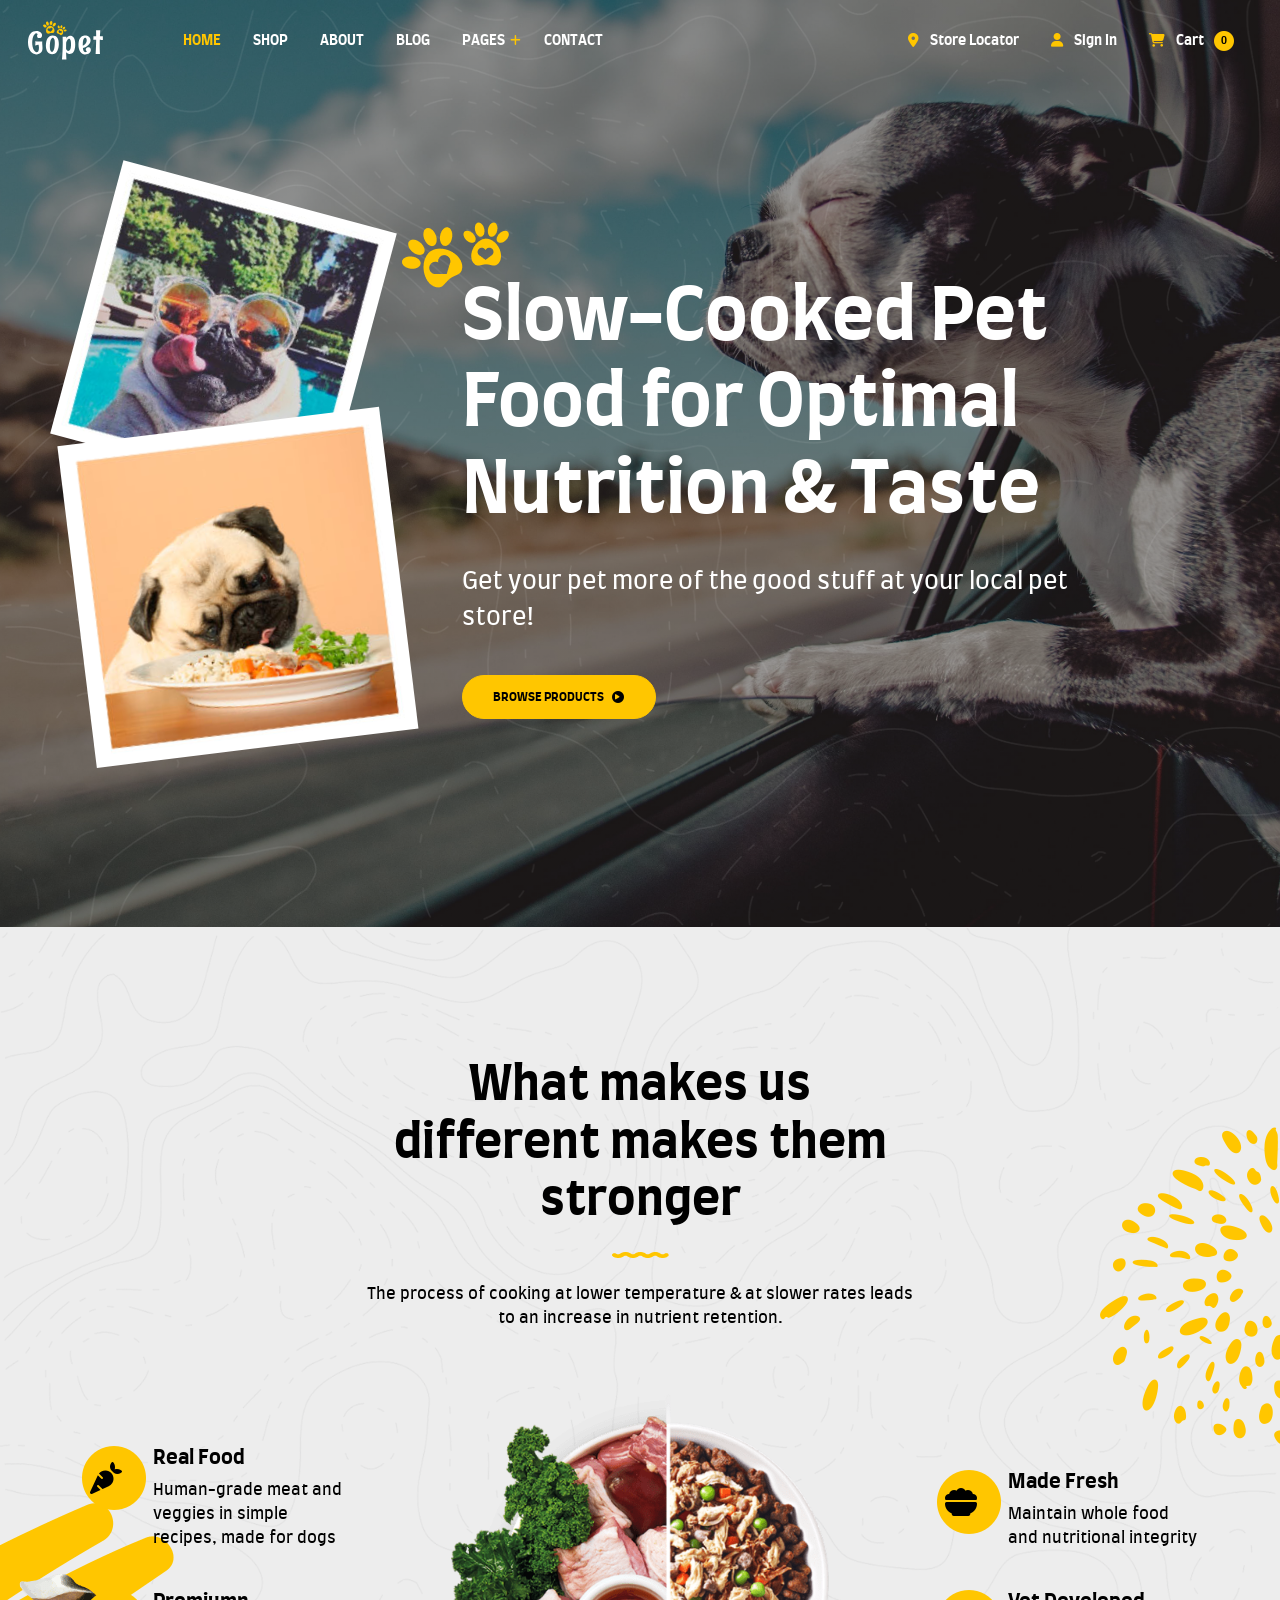
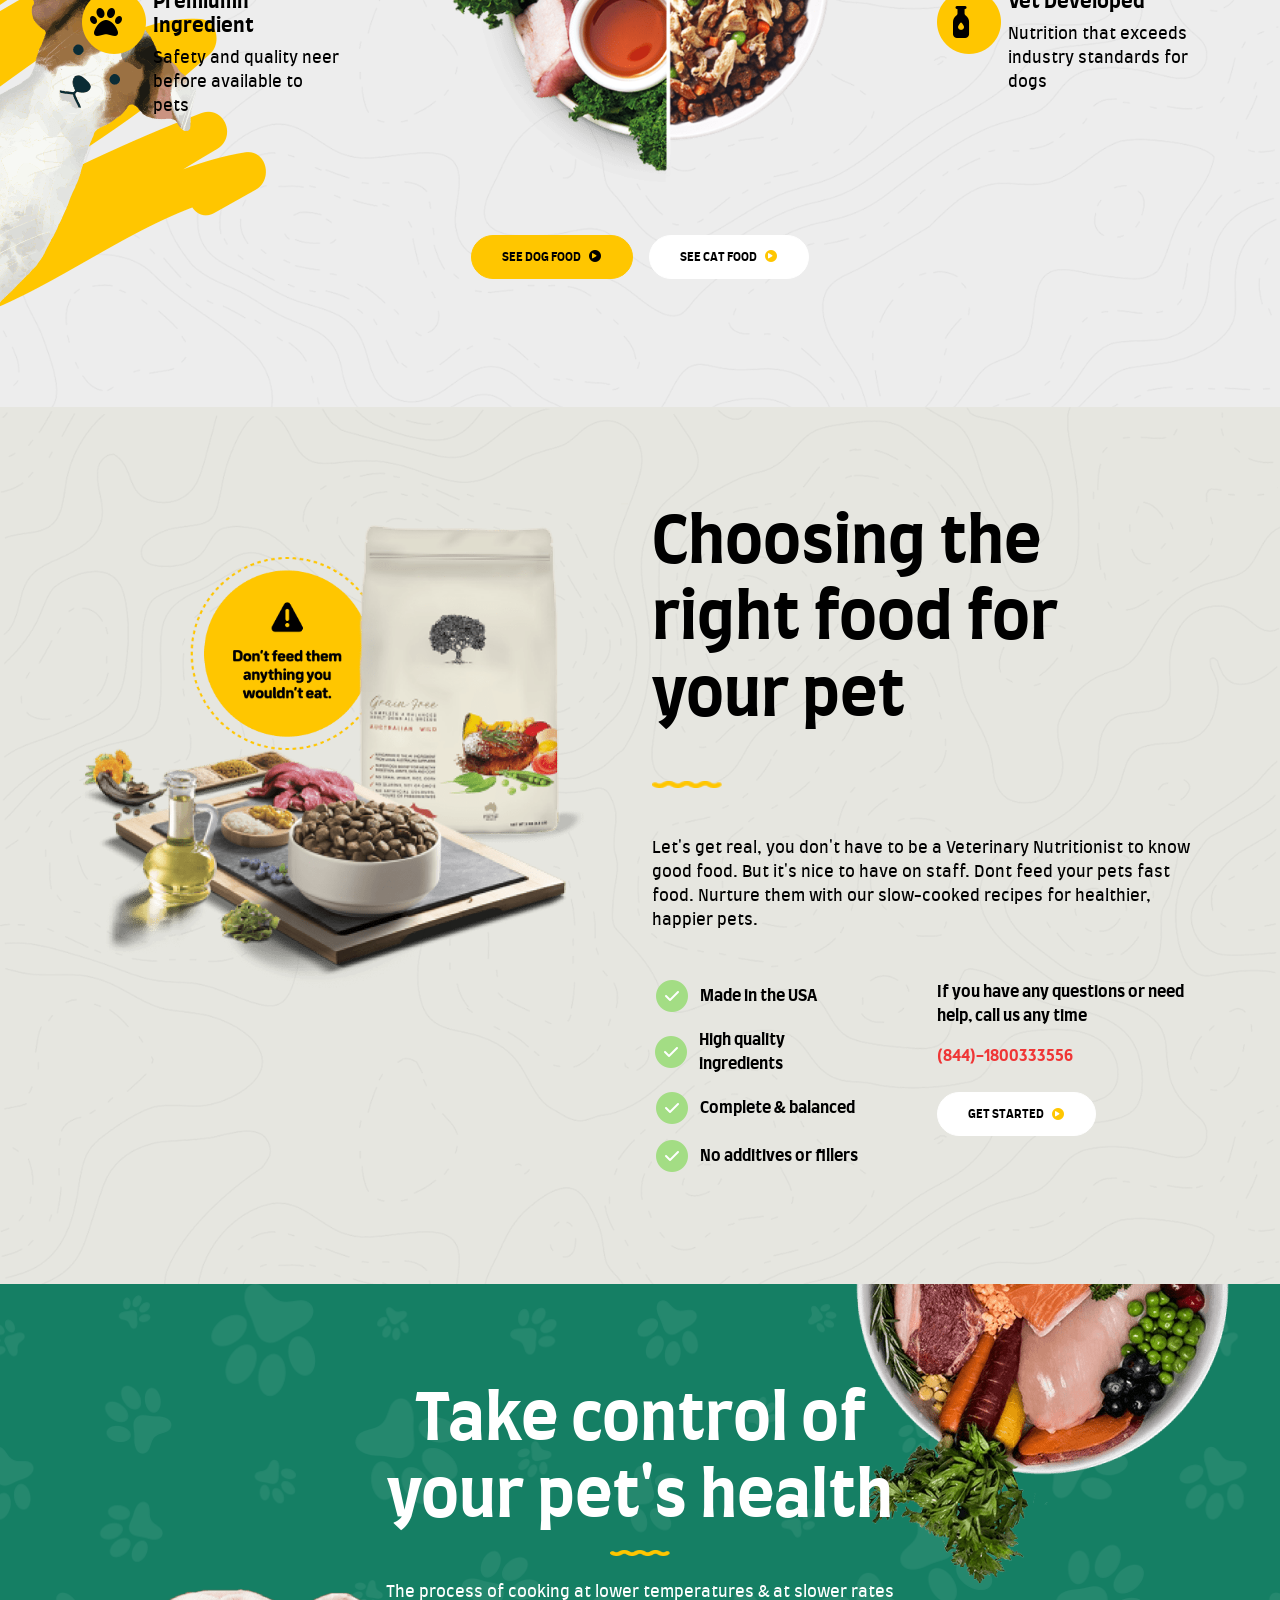
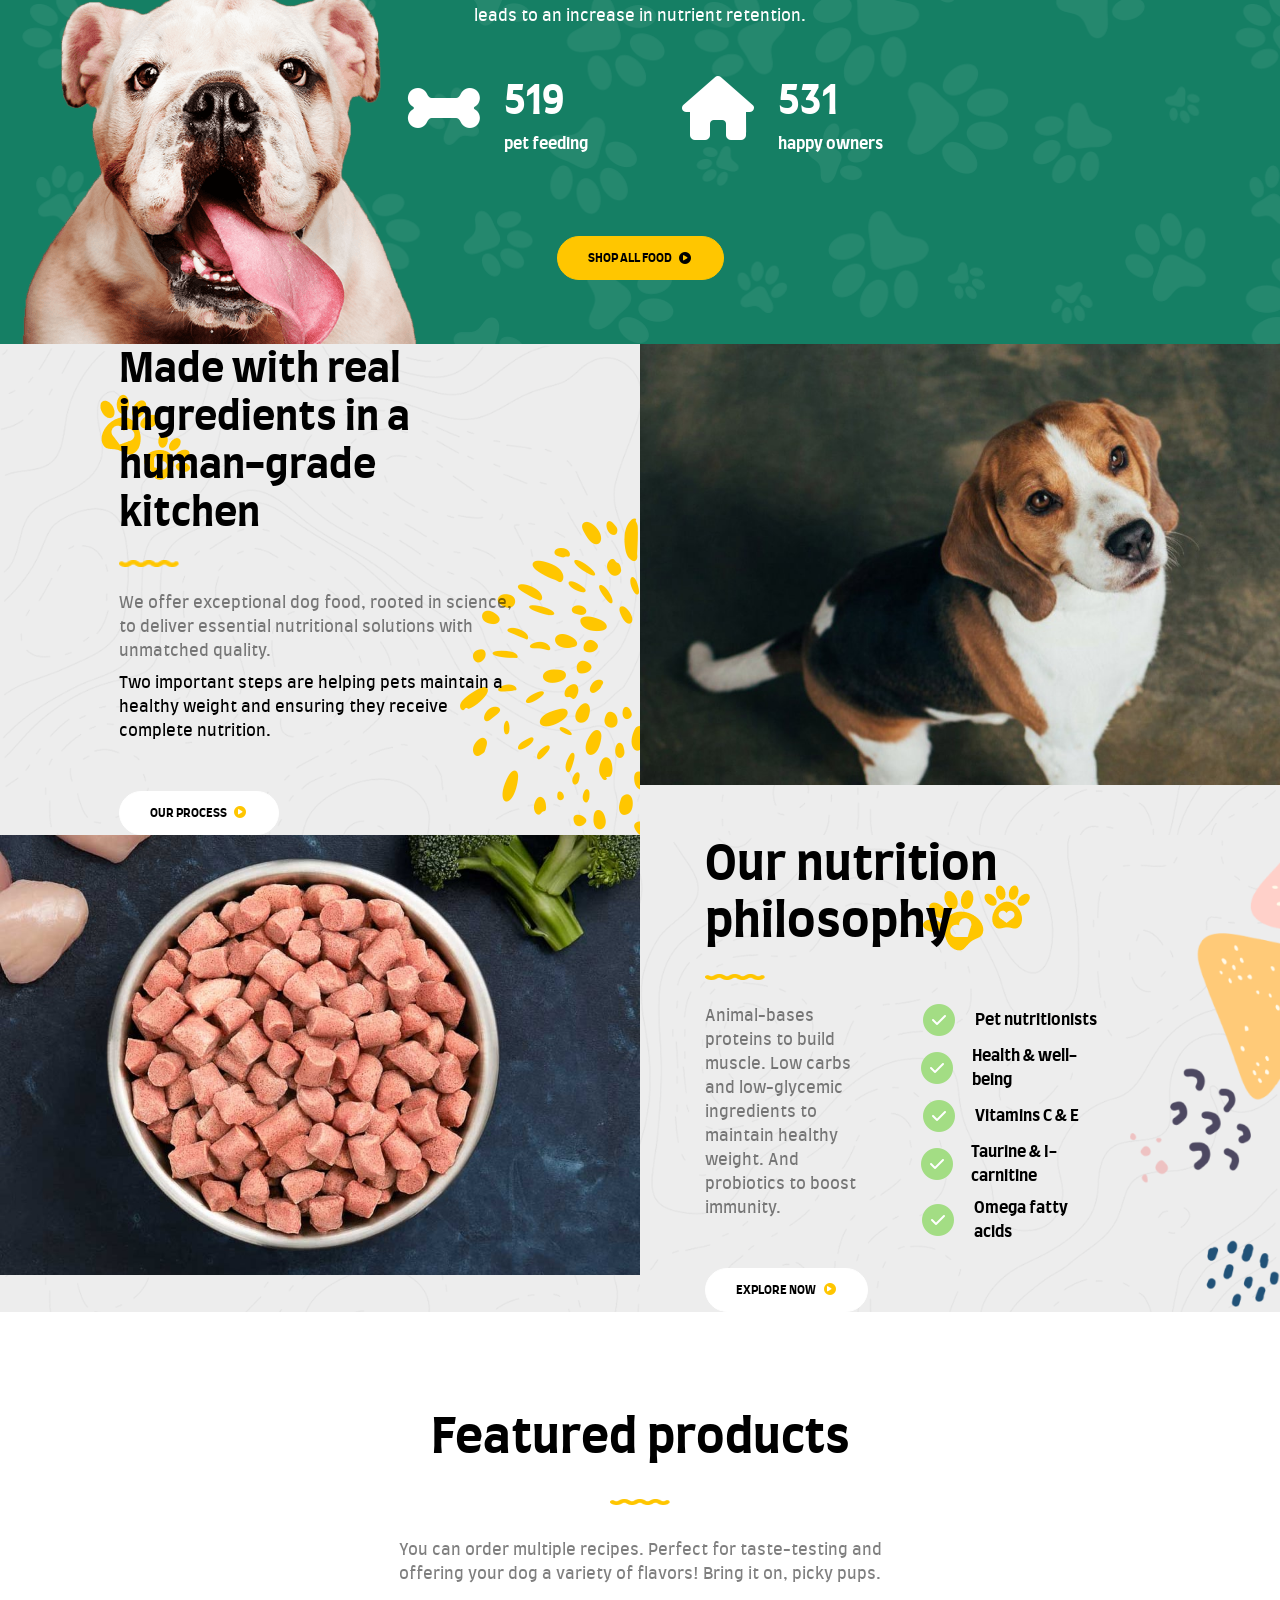
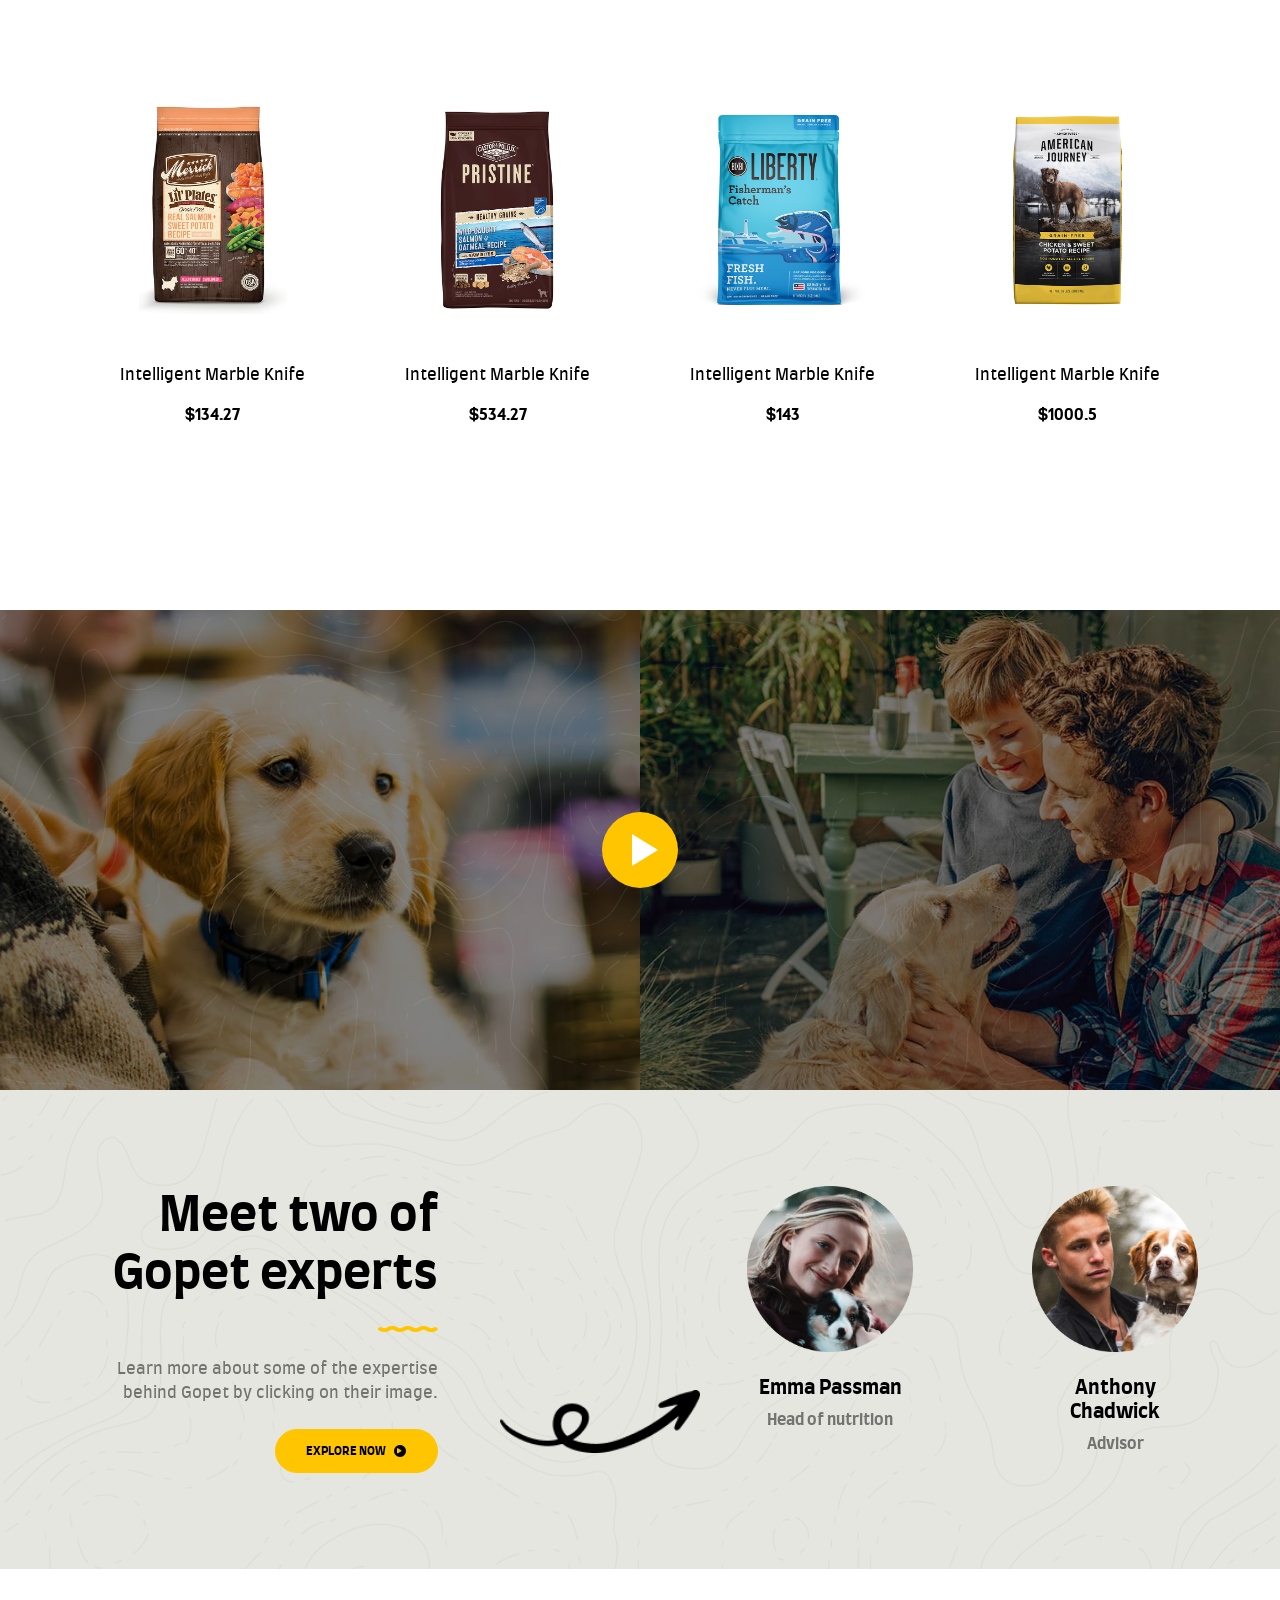
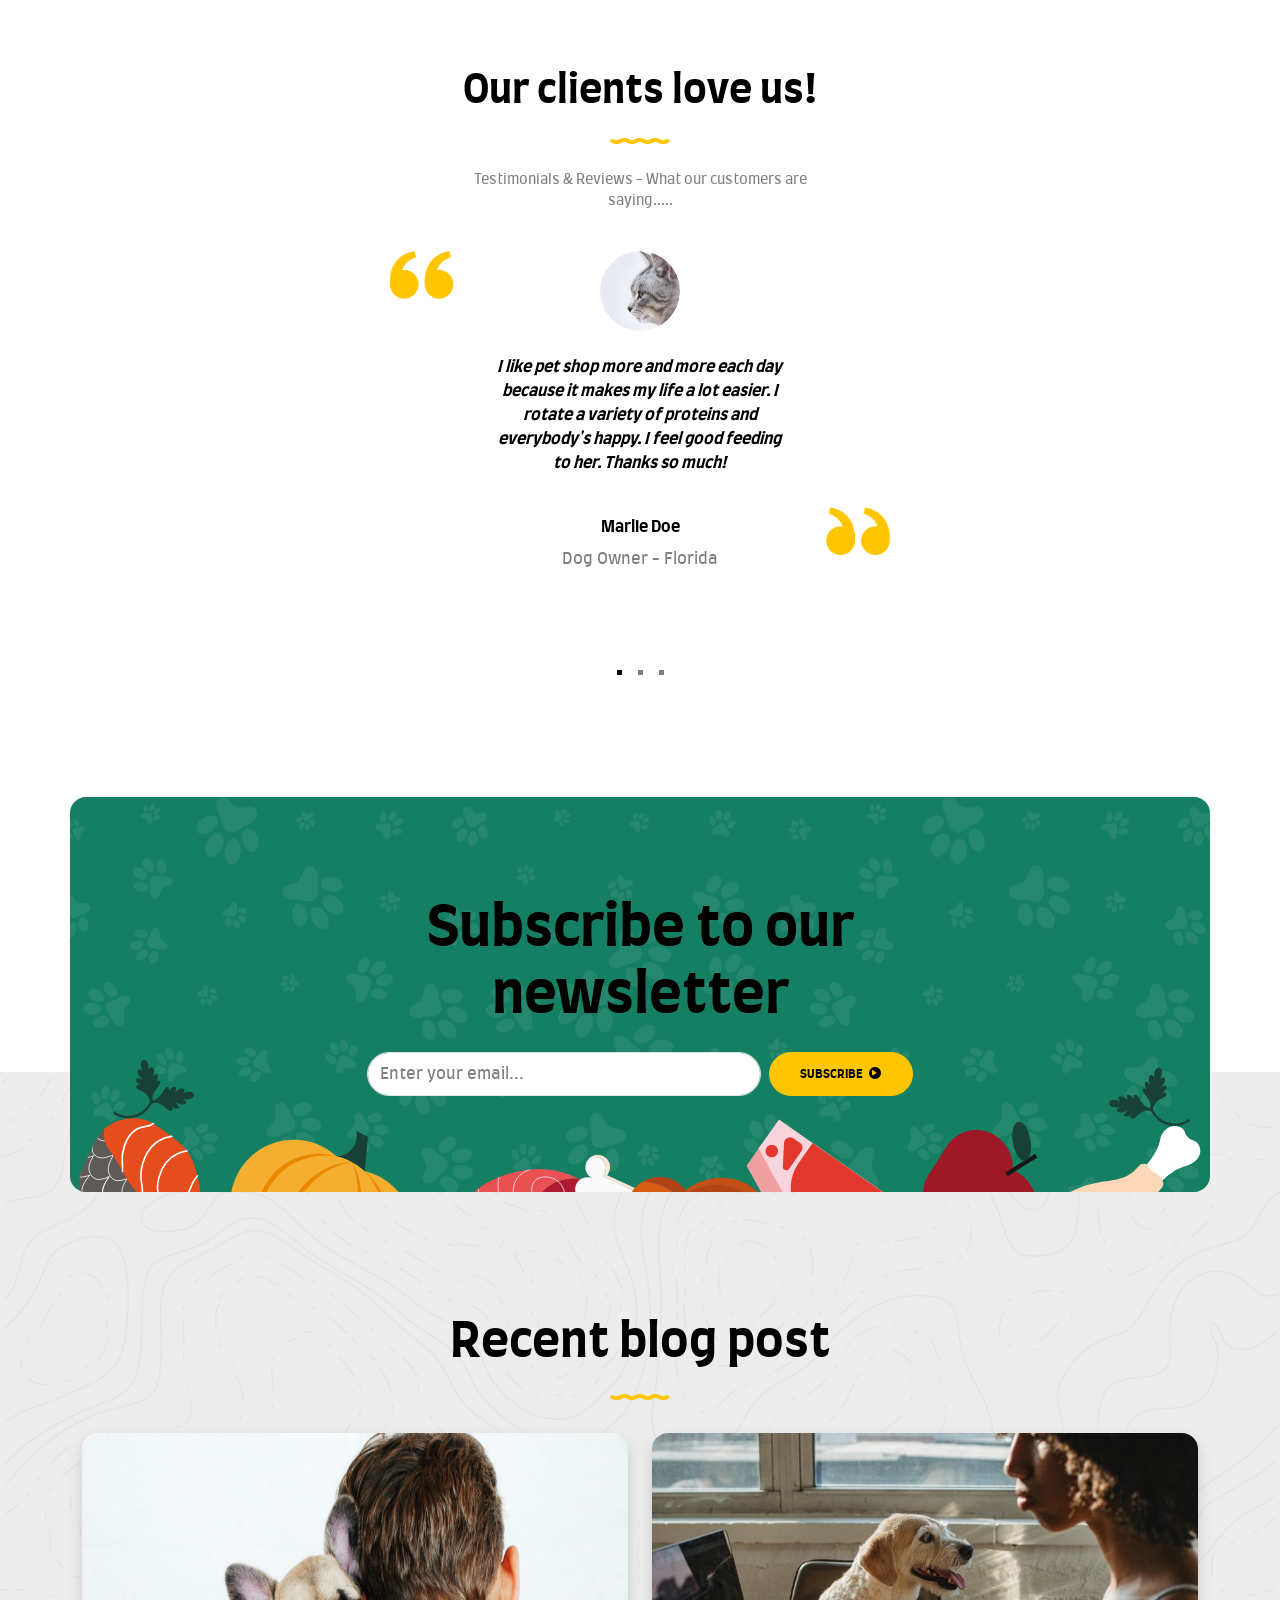
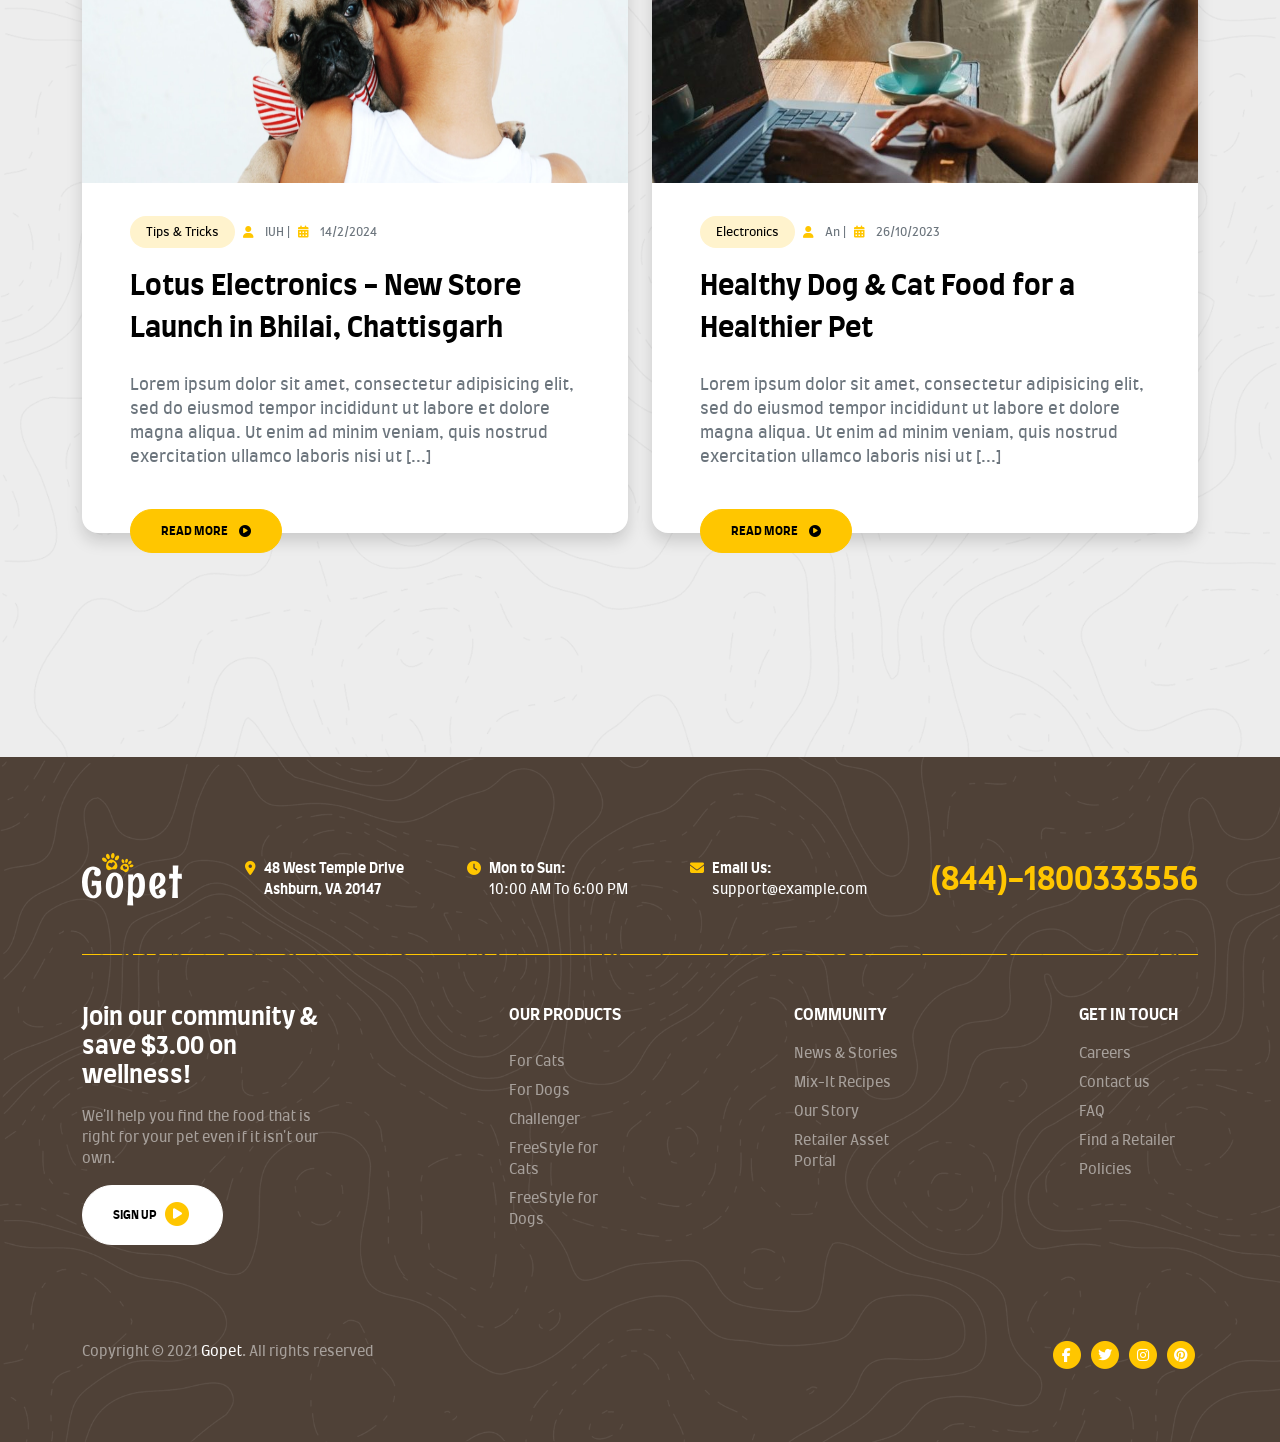
<file: home.html>
<!DOCTYPE html>
<html lang="en">

<head>
    <meta charset="UTF-8">
    <meta name="viewport" content="width=device-width, initial-scale=1.0">
    <title>Home</title>

    <!-- Bootstrap -->
    <link rel="stylesheet" href="css/bootstrap.css">

    <!-- Font Awesome -->
    <link rel="stylesheet" href="css/fontawesome.css">

    <!-- Google Fonts -->
    <link rel="stylesheet" href="css/googlefont.css">

    <!-- Custom Styles -->
    <link rel="shortcut icon" href="images/paw-decor-right.png" type="image/x-icon">
    <link rel="stylesheet" href="css/styles.css">
</head>

<body>
    <nav class="navbar navbar-expand-lg navbar-dark position-absolute w-100" style="font-size: 14px;">
        <div class="container-fluid">

            <!-- the hamburger -->
            <button class="navbar-toggler" type="button" data-bs-toggle="offcanvas" data-bs-target="#navbar-on-mobile">
                <span class="navbar-toggler-icon"></span>
            </button>

            <!-- the brand -->
            <a class="navbar-brand mx-auto" href="home.html">
                <img src="images/logo.svg" alt="" style="width: 75px;">
            </a>

            <!-- the cart on small screen => mobile -->
            <li class="ms-auto d-inline-block d-lg-none cart-show">
                <a class="nav-link-mobile p-0" data-bs-toggle="offcanvas" data-bs-target="#shoppingCartOffcanvas">
                    <span><i class="fa-solid fa-cart-shopping text-primary"></i></span>
                </a>
            </li>

            <!-- the nav bar on large screen => desktop -->
            <div class="collapse navbar-collapse" id="navbarSupportedContent">
                <ul class="navbar-nav navbar-nav-1 ms-lg-6 mb-lg-0 fw-bold">
                    <li class="nav-item">
                        <a class="nav-link active nav-link-hover" aria-current="page" href="home.html">
                            <span class="nav-link-hover">HOME</span>
                        </a>
                    </li>
                    <li class="nav-item">
                        <a class="nav-link nav-link-hover" href="shop.html">
                            <span class="nav-link-hover">SHOP</span>
                        </a>
                    </li>
                    <li class="nav-item">
                        <a class="nav-link nav-link-hover" href="about.html">
                            <span class="nav-link-hover">ABOUT</span>
                        </a>
                    </li>
                    <li class="nav-item">
                        <a class="nav-link nav-link-hover" href="blog.html">
                            <span class="nav-link-hover">BLOG</span>
                        </a>
                    </li>
                    <li class="nav-item dropdown">
                        <a class="nav-link nav-link-hover dropdown-toggle" href="#" data-bs-toggle="dropdown">
                            <span class="nav-link-hover">PAGES</span>
                            <i class="fa-solid fa-plus md-text position-absolute"></i>
                        </a>
                        <ul class="dropdown-menu shadow-lg rounded-4">
                            <li>
                                <a class="dropdown-item" href="faq.html">
                                    <span class="nav-link-hover">FAQ</span>
                                </a>
                            </li>
                            <li>
                                <img class="py-2" style="width: 150px;" src="images/footer_divide.png" alt="">
                            </li>
                            <li><a class="dropdown-item" href="pricing.html">Pricing</a></li>
                            <li>
                                <img class="py-2" style="width: 150px;" src="images/footer_divide.png" alt="">
                            </li>
                            <li><a class="dropdown-item" href="team-members.html">Members</a></li>
                            <li>
                                <img class="py-2" style="width: 150px;" src="images/footer_divide.png" alt="">
                            </li>
                            <li><a class="dropdown-item" href="sitemap.html">Sitemap</a></li>
                        </ul>
                    </li>
                    <li class="nav-item">
                        <a class="nav-link nav-link-hover" href="contact.html">
                            <span class="nav-link-hover">CONTACT</span>
                        </a>
                    </li>
                </ul>
                <ul class="navbar-nav navbar-nav-2 ms-auto mb-2 mb-lg-0 fw-bold d-flex">
                    <li class="nav-item">
                        <a class="nav-link p-0" href="store-locator.html">
                            <span class="me-2"><i class="fa-solid fa-location-dot text-primary"></i></span>
                            Store Locator
                        </a>
                    </li>
                    <li class="nav-item dropdown dropstart account">
                    </li>
                    <li class="nav-item">
                        <a class="nav-link p-0" href="#" data-bs-toggle="offcanvas"
                            data-bs-target="#shoppingCartOffcanvas">
                            <span class="me-2"><i class="fa-solid fa-cart-shopping text-primary"></i></span>
                            Cart
                            <span class="fa-stack ms-1" style="font-size: 10px;">
                                <i class="fas fa-circle text-primary fa-stack-2x"></i>
                                <p class="fa-stack-1x text-black cart-count">0</p>
                            </span>
                        </a>
                    </li>
                </ul>
            </div>
        </div>
    </nav>

    <!-- the shopping cart offcanvas -->
    <div class="offcanvas offcanvas-end text-black" tabindex="-1" id="shoppingCartOffcanvas"
        aria-labelledby="offcanvasLabel">
        <div class="offcanvas-header border-bottom py-4">
            <h5 class="offcanvas-title" id="offcanvasLabel">Shopping cart</h5>
            <button type="button" class="btn-close" data-bs-dismiss="offcanvas" aria-label="Close"></button>
        </div>

        <div class="offcanvas-body">
            <p class="text-black-50 text-center xxl-text cart-show-body">
                No products in the cart
            </p>
        </div>
    </div>

    <!-- the nav bar canvas on small screen => mobile  -->
    <div class="offcanvas offcanvas-start text-bg-light" tabindex="-1" id="navbar-on-mobile" style="z-index: 1055">
        <div class="offcanvas-header px-4 pt-4">
            <h5 class="offcanvas-title fw-bold" id="offcanvasLabel">main menu</h5>
            <button type="button" class="btn-close" data-bs-dismiss="offcanvas" aria-label="Close"></button>
        </div>
        <img class="mx-4" src="images/line-break.png" alt="" style="width: 60px;">
        <div class="offcanvas-body">
            <ul class="navbar-nav-mobile fw-bold list-group list-group-flush">
                <li class="navbar-item-mobile list-group-item p-0 py-2 mx-3">
                    <a class="navbar-link-mobile text-decoration-none active" href="#">HOME</a>
                </li>
                <li class="navbar-item-mobile list-group-item p-0 py-2 mx-3">
                    <a class="navbar-link-mobile text-decoration-none" href="#">SHOP</a>
                </li>
                <li class="navbar-item-mobile list-group-item p-0 py-2 mx-3">
                    <a class="navbar-link-mobile text-decoration-none" href="#">ABOUT</a>
                </li>
                <li class="navbar-item-mobile list-group-item p-0 py-2 mx-3">
                    <a class="navbar-link-mobile text-decoration-none" href="#">BLOG</a>
                </li>
                <li class="navbar-item-mobile list-group-item p-0 py-2 mx-3">
                    <a class="navbar-link-mobile text-decoration-none" href="#">PAGES</a>
                </li>
                <li class="navbar-item-mobile list-group-item p-0 py-2 mx-3">
                    <a class="navbar-link-mobile text-decoration-none" href="#">CONTACT</a>
                </li>
                <li class="navbar-item-mobile list-group-item p-0 py-2 mx-3">
                    <a class="navbar-link-mobile text-decoration-none p-0" href="#">
                        <span class="me-2"><i class="fa-solid fa-location-dot text-primary"></i></span>
                        Store Locator
                    </a>
                </li>
                <li class="navbar-item-mobile list-group-item p-0 py-2 mx-3 dropdown dropstart">
                    <a class="navbar-link-mobile text-decoration-none p-0" data-bs-toggle="modal"
                        data-bs-target="#signInModal" href="#">
                        <span class="me-2"><i class="fa-solid fa-user text-primary"></i></span>
                        Sign In
                    </a>
                    <!-- Modal -->
                    <div class="modal fade" id="signInModal" data-bs-backdrop="static" data-bs-keyboard="false"
                        style="z-index: 1800;">
                        <div class="modal-dialog modal-dialog-centered">
                            <div class="modal-content">
                                <div class="modal-header border-bottom-0    ">
                                    <button type="button" class="btn-close" data-bs-dismiss="modal"
                                        aria-label="Close"></button>
                                </div>
                                <div class="modal-body p-0">
                                    <div class="sign-in px-4 pt-3 pb-3 bg-light text-black w-100">
                                        <div class="d-flex justify-content-between">
                                            <h3>Sign in</h3>
                                            <a href="#" class="text-primary">Create an Account</a>
                                        </div>
                                        <form class="mb-3">
                                            <div class="mb-3">
                                                <label for="username" class="form-label">Username or email <span
                                                        class="text-danger">*</span></label>
                                                <input class="form-control text-black" type="text" id="username"
                                                    placeholder="Username">
                                            </div>
                                            <div class="mb-3">
                                                <label for="password" class="form-label">Password <span
                                                        class="text-danger">*</span></label>
                                                <input class="form-control text-black" type="text" id="password"
                                                    placeholder="Password">
                                            </div>
                                            <div class="d-grid">
                                                <button class="btn btn-primary fw-bold text-uppercase">
                                                    Login
                                                    <span class="fa-stack sm-text ms-1" style="margin-bottom: 1px;">
                                                        <i class="fas fa-circle fa-stack-2x text-black"></i>
                                                        <i class="fas fa-play fa-stack-1x text-primary"></i>
                                                    </span>
                                                </button>
                                            </div>
                                        </form>
                                        <div class="text-end">
                                            <p class="text-primary">Lost your password?</p>
                                        </div>
                                    </div>
                                </div>
                            </div>
                        </div>
                    </div>
                </li>
            </ul>
        </div>
    </div>

    <main>
        <header class="header pt-9 pb-8 text-white">
            <div class="container">
                <div class="row">
                    <div class="d-none d-lg-block col-lg-3">
                        <div class="img-container text-end">
                            <img class="header-img-1" src="images/header-1.jpg" alt="">
                            <img class="header-img-2" src="images/header-2.jpg" alt="">
                        </div>
                    </div>
                    <div class="offset-lg-1 col-lg-7">
                        <div class="d-flex flex-column justify-content-center h-100 gap-4">
                            <h1 class="header-heading fw-bold display-2 px-3 px-lg-0 position-relative">
                                <img class="position-absolute header-img-3" src="images/header-3.png" alt="">
                                Slow-Cooked Pet Food for Optimal Nutrition & Taste
                            </h1>
                            <p class="fs-4 text-center text-lg-start">Get your pet more of the good stuff at your local
                                pet
                                store!</p>
                            <div class="text-center text-lg-start">
                                <a href="shop.html" class="btn btn-primary text-uppercase fw-bold">
                                    Browse Products
                                    <span class="fa-stack sm-text ms-1" style="margin-bottom: 1px;">
                                        <i class="fas fa-circle fa-stack-2x text-black"></i>
                                        <i class="fas fa-play fa-stack-1x text-primary"></i>
                                    </span>
                                </a>
                            </div>
                        </div>
                    </div>
                </div>
            </div>
        </header>
        <section class="details-1 py-8 bg-light text-black position-relative">
            <img class="position-absolute details-1-bg-1" src="images/details-1-bg-1.png" alt="">
            <img class="position-absolute details-1-bg-2 d-none d-md-block" src="images/details-1-bg-2.png" alt="">
            <div class="container position-relative z-3">
                <div class="row mb-5">
                    <div class="offset-md-3 col-md-6">
                        <div
                            class="text-container d-flex flex-column justify-content-center align-items-center text-center">
                            <h3 class="fw-bold mb-4 display-5">What makes us different makes them stronger</h3>
                            <img class="mb-4" src="images/line-break.png" alt="">
                            <p>The process of cooking at lower temperature & at slower rates leads to an increase in
                                nutrient retention.</p>
                        </div>
                    </div>
                </div>
                <div class="row mb-5">
                    <div class="col-md-3">
                        <div class="d-flex flex-column justify-content-center h-100 gap-4">
                            <div class="row">
                                <div class="col-3 d-flex">
                                    <span class="fa-stack fa-2x">
                                        <i class="fas fa-circle fa-stack-2x text-primary"></i>
                                        <i class="fas fa-carrot fa-stack-1x"></i>
                                    </span>
                                </div>
                                <div class="col-9">
                                    <h5 class="fw-bold">Real Food</h5>
                                    <p>Human-grade meat and veggies in simple recipes, made for dogs</p>
                                </div>
                            </div>
                            <div class="row">
                                <div class="col-3 d-flex">
                                    <span class="fa-stack fa-2x">
                                        <i class="fas fa-circle fa-stack-2x text-primary"></i>
                                        <i class="fa fa-paw fa-stack-1x"></i>
                                    </span>
                                </div>
                                <div class="col-9">
                                    <h5 class="fw-bold">Premiumn Ingredient</h5>
                                    <p>Safety and quality neer before available to pets</p>
                                </div>
                            </div>
                        </div>
                    </div>
                    <div class="d-none d-md-block col-md-6 px-7">
                        <img src="images/food.png" alt="" style="width: 100%">
                    </div>
                    <div class="col-md-3">
                        <div class="d-flex flex-column justify-content-center h-100 gap-4">
                            <div class="row">
                                <div class="col-3 d-flex">
                                    <span class="fa-stack fa-2x">
                                        <i class="fas fa-circle fa-stack-2x text-primary"></i>
                                        <i class="fas fa-bowl-food fa-stack-1x"></i>
                                    </span>
                                </div>
                                <div class="col-9">
                                    <h5 class="fw-bold">Made Fresh</h5>
                                    <p>Maintain whole food and nutritional integrity</p>
                                </div>
                            </div>
                            <div class="row">
                                <div class="col-3 d-flex">
                                    <span class="fa-stack fa-2x">
                                        <i class="fas fa-circle fa-stack-2x text-primary"></i>
                                        <i class="fas fa-bottle-droplet fa-stack-1x"></i>
                                    </span>
                                </div>
                                <div class="col-9">
                                    <h5 class="fw-bold">Vet Developed</h5>
                                    <p>Nutrition that exceeds industry standards for dogs</p>
                                </div>
                            </div>
                        </div>
                    </div>
                </div>
                <div class="row">
                    <div class="d-flex justify-content-center">
                        <div class="button-group hstack gap-3">
                            <button class="btn btn-primary text-uppercase fw-bold">
                                See dog food
                                <span class="fa-stack sm-text ms-1" style="margin-bottom: 2px;">
                                    <i class="fas fa-circle fa-stack-2x"></i>
                                    <i class="fas fa-play fa-stack-1x text-primary"></i>
                                </span>
                            </button>
                            <button class="btn btn-light text-uppercase fw-bold">
                                See cat food
                                <span class="fa-stack sm-text ms-1" style="margin-bottom: 2px;">
                                    <i class="fas fa-circle fa-stack-2x text-primary"></i>
                                    <i class="fas fa-play fa-stack-1x text-white"></i>
                                </span>
                            </button>
                        </div>
                    </div>
                </div>
            </div>
        </section>
        <section class="details-2 py-7 text-black">
            <div class="container">
                <div class="row">
                    <div class="col-md-6">
                        <img src="images/details-2-img.png" alt="" class="img-fluid">
                    </div>
                    <div class="col-md-6">
                        <div class="d-flex flex-column justify-content-center h-100">
                            <h2 class="fw-bold display-3 mb-5">Choosing the right food for your pet</h2>
                            <img class="mb-5" src="images/line-break.png" alt="" style="width: 70px">
                            <p class="mb-5">Let's get real, you don't have to be a Veterinary Nutritionist to know
                                good food. But it's
                                nice to have on staff. Dont feed your pets fast food. Nurture them with our slow-cooked
                                recipes for healthier, happier pets.</p>
                            <div class="row">
                                <div class="col-md-5">
                                    <ul class="list-unstyled">
                                        <li class="d-flex align-items-center gap-2 mb-3">
                                            <span class="fa-stack">
                                                <i class="fas fa-circle fa-stack-2x text-success"></i>
                                                <i class="fas fa-check fa-stack-1x text-white"></i>
                                            </span>
                                            <p class="fw-semibold m-0">Made in the USA</p>
                                        </li>
                                        <li class="d-flex align-items-center gap-2 mb-3">
                                            <span class="fa-stack">
                                                <i class="fas fa-circle fa-stack-2x text-success"></i>
                                                <i class="fas fa-check fa-stack-1x text-white"></i>
                                            </span>
                                            <p class="fw-semibold m-0">High quality ingredients</p>
                                        </li>
                                        <li class="d-flex align-items-center gap-2 mb-3">
                                            <span class="fa-stack">
                                                <i class="fas fa-circle fa-stack-2x text-success"></i>
                                                <i class="fas fa-check fa-stack-1x text-white"></i>
                                            </span>
                                            <p class="fw-semibold m-0">Complete & balanced</p>
                                        </li>
                                        <li class="d-flex align-items-center gap-2 mb-3">
                                            <span class="fa-stack">
                                                <i class="fas fa-circle fa-stack-2x text-success"></i>
                                                <i class="fas fa-check fa-stack-1x text-white"></i>
                                            </span>
                                            <p class="fw-semibold m-0">No additives or fillers</p>
                                        </li>
                                    </ul>
                                </div>
                                <div class="offset-md-1 col-md-6 mt-5 mt-md-0">
                                    <p class="fw-bold">If you have any questions or need help, call us any time</p>
                                    <p class="text-danger fw-bold mb-4">(844)-1800333556</p>
                                    <a href="contact.html" class="btn btn-light text-uppercase fw-bold">
                                        Get started
                                        <span class="fa-stack sm-text ms-1" style="margin-bottom: 2px;">
                                            <i class="fas fa-circle fa-stack-2x text-primary"></i>
                                            <i class="fas fa-play fa-stack-1x text-white"></i>
                                        </span>
                                    </a>
                                </div>
                            </div>
                        </div>
                    </div>
                </div>
            </div>
        </section>
        <section class="statistics pt-7 pb-6 position-relative text-white">
            <img class="position-absolute statistic-img-1" src="images/statistic-img-1.png" alt="">
            <img class="position-absolute statistic-img-2" src="images/statistic-img-2.png" alt="">
            <div class="container position-relative z-3">
                <div class="row">
                    <div class="offset-md-3 col-md-6">
                        <div class="d-flex flex-column justify-content-center h-100">
                            <h2 class="fw-bold mb-3 display-3 text-center">Take control of your pet's health</h2>
                            <div class="img-container text-center"><img class="mb-4" src="images/line-break.png" alt=""
                                    style="width: 60px"></div>
                            <p class="mb-5 text-center">The process of cooking at lower temperatures & at slower rates
                                leads
                                to
                                an increase
                                in nutrient retention.</p>
                            <div class="row mb-6">
                                <div class="col-md-6">
                                    <div class="d-flex justify-content-center gap-4">
                                        <span><i class="fa-solid fa-bone text-white fa-4x"></i></span>
                                        <div>
                                            <h3 class="fw-bold fs-1 num" data-value="1258">0000</h3>
                                            <p class="fw-bold">pet feeding</p>
                                        </div>
                                    </div>
                                </div>
                                <div class="col-md-6">
                                    <div class="d-flex justify-content-center gap-4">
                                        <span><i class="fa-solid fa-house text-white fa-4x"></i></span>
                                        <div>
                                            <h3 class="fw-bold fs-1 num" data-value="789">000</h3>
                                            <p class="fw-bold">happy owners</p>
                                        </div>
                                    </div>
                                </div>
                            </div>
                            <div class="text-center">
                                <a href="shop.html" class="btn btn-primary fw-bold">
                                    SHOP ALL FOOD
                                    <span class="fa-stack sm-text ms-1" style="margin-bottom: 2px;">
                                        <i class="fas fa-circle fa-stack-2x text-black"></i>
                                        <i class="fas fa-play fa-stack-1x text-primary"></i>
                                    </span>
                                </a>
                            </div>
                        </div>
                    </div>
                </div>
            </div>
        </section>
        <section class="process text-black pt-5 pt-md-0">
            <div class="container-fluid">
                <div class="row">
                    <div class="col-md-6 position-relative">
                        <img class="position-absolute process-img-1" src="images/paw-decor-right.png" alt="">
                        <img class="position-absolute process-img-2" src="images/details-1-bg-1.png" alt="">
                        <div class="row h-100 position-relative z-3">
                            <div class="offset-md-2 col-md-8">
                                <div class="text-container d-flex flex-column h-100 justify-content-center">
                                    <h3 class="fw-bold mb-4 display-6">Made with real ingredients in a <span
                                            class="d-inline d-md-block"></span> human-grade kitchen
                                    </h3>
                                    <img class="mb-4" src="images/line-break.png" alt="" style="width: 60px;">
                                    <p class="mb-2 text-black-50">We offer exceptional dog food, rooted in science, to
                                        deliver
                                        essential
                                        nutritional solutions with unmatched quality.</p>
                                    <p class="mb-5">Two important steps are helping pets maintain a healthy weight and
                                        ensuring
                                        they
                                        receive complete nutrition.</p>
                                    <div>
                                        <a href="about.html" class="btn btn-light text-uppercase fw-bold">
                                            Our Process
                                            <span class="fa-stack sm-text ms-1" style="margin-bottom: 2px;">
                                                <i class="fas fa-circle fa-stack-2x text-primary"></i>
                                                <i class="fas fa-play fa-stack-1x text-white"></i>
                                            </span>
                                        </a>
                                    </div>
                                </div>
                            </div>
                        </div>
                    </div>
                    <div class="col-md-6 border p-0 border-0">
                        <img class="d-none d-md-block" src="images/process-img-1.jpg" alt="" style="width: 100%">
                    </div>
                </div>
            </div>
        </section>
        <section class="philosophy text-black py-5 py-md-0">
            <div class="container-fluid">
                <div class="row">
                    <div class="col-md-6 p-0 border-0">
                        <img class="d-none d-md-block" src="images/meat.jpg" alt="" style="width: 100%">
                    </div>
                    <div class="col-md-6 position-relative">
                        <img class="position-absolute philosiphy-img-1" src="images/header-3.png" alt="">
                        <img class="position-absolute philosiphy-img-2" src="images/philosiphy.png" alt="">
                        <div class="row h-100 position-relative z-3">
                            <div class="offset-md-1 col-md-8">
                                <div class="d-flex flex-column justify-content-center h-100">
                                    <h2 class="fw-bold mb-4 display-5">Our nutrition philosophy</h2>
                                    <img class="mb-4" src="images/line-break.png" alt="" style="width: 60px">
                                    <div class="row mb-4">
                                        <div class="col-md-5">
                                            <p class="text-black-50">Animal-bases proteins to build muscle. Low carbs
                                                and
                                                low-glycemic ingredients to maintain healthy weight. And probiotics to
                                                boost
                                                immunity.</p>
                                        </div>
                                        <div class="offset-md-1 col-md-6">
                                            <ul class="list-unstyled vstack gap-2">
                                                <li class="d-flex align-items-center gap-3">
                                                    <span class="fa-stack">
                                                        <i class="fas fa-circle fa-stack-2x text-success"></i>
                                                        <i class="fas fa-check fa-stack-1x text-white"></i>
                                                    </span>
                                                    <p class="fw-bold m-0">Pet nutritionists</p>
                                                </li>
                                                <li class="d-flex align-items-center gap-3">
                                                    <span class="fa-stack">
                                                        <i class="fas fa-circle fa-stack-2x text-success"></i>
                                                        <i class="fas fa-check fa-stack-1x text-white"></i>
                                                    </span>
                                                    <p class="fw-bold m-0">Health & well-being</p>
                                                </li>
                                                <li class="d-flex align-items-center gap-3">
                                                    <span class="fa-stack">
                                                        <i class="fas fa-circle fa-stack-2x text-success"></i>
                                                        <i class="fas fa-check fa-stack-1x text-white"></i>
                                                    </span>
                                                    <p class="fw-bold m-0">Vitamins C & E</p>
                                                </li>
                                                <li class="d-flex align-items-center gap-3">
                                                    <span class="fa-stack">
                                                        <i class="fas fa-circle fa-stack-2x text-success"></i>
                                                        <i class="fas fa-check fa-stack-1x text-white"></i>
                                                    </span>
                                                    <p class="fw-bold m-0">Taurine & I-carnitine</p>
                                                </li>
                                                <li class="d-flex align-items-center gap-3">
                                                    <span class="fa-stack">
                                                        <i class="fas fa-circle fa-stack-2x text-success"></i>
                                                        <i class="fas fa-check fa-stack-1x text-white"></i>
                                                    </span>
                                                    <p class="fw-bold m-0">Omega fatty acids</p>
                                                </li>
                                            </ul>
                                        </div>
                                    </div>
                                    <div>
                                        <a href="shop.html" class="btn btn-light fw-bold text-uppercase">
                                            Explore now
                                            <span class="fa-stack sm-text ms-1" style="margin-bottom: 2px;">
                                                <i class="fas fa-circle fa-stack-2x text-primary"></i>
                                                <i class="fas fa-play fa-stack-1x text-white"></i>
                                            </span>
                                        </a>
                                    </div>
                                </div>
                            </div>
                        </div>
                    </div>
                </div>
            </div>
        </section>
        <section class="products py-7 text-black">
            <div class="container">
                <div class="row mb-4">
                    <div class="offset-md-3 col-md-6">
                        <div class="text-container text-center">
                            <div class="mb-4">
                                <h2 class="fw-bold display-5">Featured products</h2>
                            </div>
                            <div class="mb-4">
                                <img src="images/line-break.png" alt="" style="width: 60px;">
                            </div>
                            <div class="mb-4">
                                <p class="text-black-50">You can order multiple recipes. Perfect for taste-testing and
                                    offering your dog a variety of flavors! Bring it on, picky pups.</p>
                            </div>
                        </div>
                    </div>
                </div>
                <div class="row product-container">
                </div>
            </div>
        </section>
        <section class="ytb-video">
            <div class="container-fluid">
                <div class="row">
                    <div class="ytb-video-body bg-black py-10 position-relative">
                        <div class="play-button-container d-flex justify-content-center">
                            <a class="video-btn" data-bs-toggle="modal" data-bs-target="#ytb-video"
                                data-bs-src="https://www.youtube.com/embed/u72H_zZzkcw">
                                <span class="video-play-button">
                                    <span></span>
                                </span>
                            </a>
                        </div>
                        <!-- <div class="row position-absolute w-100" style="bottom: 3rem">
                            <div class="offset-md-4 col-md-4 text-center text-white">
                                <h3 class="fw-bold display-5">Let's find the perfect food for your pet</h3>
                            </div>
                        </div> -->
                    </div>
                </div>
            </div>
            <div class="modal fade" id="ytb-video" tabindex="-1" aria-labelledby="youtubeVideoLabel" aria-hidden="true">
                <div class="modal-dialog modal-xl modal-dialog-centered">
                    <div class="modal-content">
                        <div class="modal-body p-0" style="height: 640px">
                            <iframe width="100%" height="100%" src="https://www.youtube.com/embed/jffy6vxqLOc"
                                title="Open Farm Unique Pet Food Commercial" frameborder="0"
                                allow="accelerometer; autoplay; clipboard-write; encrypted-media; gyroscope; picture-in-picture; web-share"
                                referrerpolicy="strict-origin-when-cross-origin" allowfullscreen></iframe>
                        </div>
                    </div>
                </div>
            </div>
        </section>
        <section class="experts py-5 py-md-7 text-black text-center text-md-end">
            <div class="container">
                <div class="row">
                    <div class="col-md-4 position-relative">
                        <div class="mb-3">
                            <h3 class="fw-bold display-5">Meet two of Gopet experts</h3>
                        </div>
                        <div class="mb-3">
                            <img src="images/line-break.png" alt="" style="width: 60px;">
                        </div>
                        <div class="mb-4">
                            <p class="text-black-50">Learn more about some of the expertise behind Gopet by clicking on
                                their image.</p>
                        </div>
                        <div>
                            <button class="btn btn-primary text-uppercase fw-bold">
                                Explore Now
                                <span class="fa-stack sm-text ms-1" style="margin-bottom: 2px;">
                                    <i class="fas fa-circle fa-stack-2x text-black"></i>
                                    <i class="fas fa-play fa-stack-1x text-primary"></i>
                                </span>
                            </button>
                        </div>
                        <img class="d-none d-md-block position-absolute arrow-decor" src="images/arrow-decor.png" alt=""
                            style="width: 200px;">
                    </div>
                    <div class="offset-md-3 col-md-2 mt-4 mt-md-0">
                        <div class="text-center">
                            <div class="img-container mb-4">
                                <img src="images/expert-1.png" alt="" class="img-fluid">
                            </div>
                            <div class="mb-2">
                                <h5 class="fw-bold">Emma Passman</h5>
                            </div>
                            <p class="fw-semibold text-black-50">Head of nutrition</p>
                        </div>
                    </div>
                    <div class="offset-md-1 col-md-2 mt-4 mt-md-0">
                        <div class="text-center">
                            <div class="img-container mb-4">
                                <img src="images/expert-2.png" alt="" class="img-fluid">
                            </div>
                            <div class="mb-2">
                                <h5 class="fw-bold">Anthony Chadwick</h5>
                            </div>
                            <p class="fw-semibold text-black-50">Advisor</p>
                        </div>
                    </div>
                </div>
            </div>
        </section>
        <section class="testimonials text-black py-7">
            <div class="container">
                <div class="row">
                    <div class="offset-md-4 col-md-4 mb-4">
                        <div class="text-center">
                            <div class="mb-3">
                                <h3 class="fw-bold display-6">Our clients love us!</h3>
                            </div>
                            <div class="mb-3">
                                <img src="images/line-break.png" alt="" style="width: 60px;">
                            </div>
                            <div>
                                <p class="text-black-50 lg-text">Testimonials & Reviews - What our customers are
                                    saying.....
                                </p>
                            </div>
                        </div>
                    </div>
                </div>
                <div class="row position-relative">
                    <img class="position-absolute quote-img" src="images/quote.png" alt="">
                    <div class="offset-md-4 col-md-4">
                        <div id="testimonial-carousel" class="carousel slide" style="min-height: 450px">
                            <div class="carousel-indicators">
                                <button class="active" type="button" data-bs-target="#testimonial-carousel"
                                    data-bs-slide-to="0" aria-current="true" aria-label="Slide 1">
                                </button>
                                <button class="" type="button" data-bs-target="#testimonial-carousel"
                                    data-bs-slide-to="1" aria-label="Slide 2">
                                </button>
                                <button class="" type="button" data-bs-target="#testimonial-carousel"
                                    data-bs-slide-to="2" aria-label="Slide 3">
                                </button>
                            </div>
                            <div class="carousel-inner">
                                <div class=" carousel-item active">
                                    <div class="text-center">
                                        <div class="img-container mb-4">
                                            <img class="rounded-circle" src="images/testimonial-person-1.png" alt="">
                                        </div>
                                        <div class="row mb-4">
                                            <div class="offset-md-1 col-md-10">
                                                <p class="fst-italic fw-bold">I like pet shop more and more each day
                                                    because
                                                    it makes my life a lot easier. I rotate a variety of proteins and
                                                    everybody's happy. I feel good feeding to her. Thanks so much!</p>
                                            </div>
                                        </div>
                                        <div class="text-center">
                                            <p class="fw-bold mb-2">Marlie Doe</p>
                                            <p class="text-black-50">Dog Owner - Florida</p>
                                        </div>
                                    </div>
                                </div>
                                <div class="carousel-item">
                                    <div class="text-center">
                                        <div class="img-container mb-4">
                                            <img class="rounded-circle" src="images/testimonial-person-1.png" alt="">
                                        </div>
                                        <div class="row mb-4">
                                            <div class="offset-md-1 col-md-10">
                                                <p class="fst-italic fw-bold">Thank you so much! My cat has severe food
                                                    allergies and pretty much can only eat rabbit, apples, and chicken.
                                                    this
                                                    is the only way I can feed her without her throwing up all the time
                                                    and
                                                    chewing her fur out.</p>
                                            </div>
                                        </div>
                                        <div class="text-center">
                                            <p class="fw-bold mb-2">Jack Morrison</p>
                                            <p class="text-black-50">Dog Owner - Ontario</p>
                                        </div>
                                    </div>
                                </div>
                                <div class="carousel-item">
                                    <div class="text-center">
                                        <div class="img-container mb-4">
                                            <img class="rounded-circle" src="images/testimonial-person-3.png" alt="">
                                        </div>
                                        <div class="row mb-4">
                                            <div class="offset-md-1 col-md-10">
                                                <p class="fst-italic fw-bold">This is simply unbelievable! Pet ship did
                                                    exactly what you said it does. I'm good to go. Pet shop is great.
                                                    One
                                                    cats horrid breath...gone! One cat from a bit 'toround' to almost
                                                    perfect weight.</p>
                                            </div>
                                        </div>
                                        <div class="text-center">
                                            <p class="fw-bold mb-2">Waylan S.</p>
                                            <p class="text-black-50">Cat Owner - Colorado</p>
                                        </div>
                                    </div>
                                </div>
                            </div>
                        </div>
                    </div>
        </section>
        <section class="subscribe">
            <div class="container bg-success py-7 rounded-4 rounded-md-4 position-relative subscribe-body">
                <img class="position-absolute subscribe-img" src="images/subscribe-img.png" alt="">
                <div class="row position-relative" style="z-index: 1;">
                    <div class="offset-md-3 col-md-6">
                        <div class="h-100 d-flex flex-column justify-content-center">
                            <div class="mb-3">
                                <h3 class="display-4 fw-bold text-center">Subscribe to our newsletter</h3>
                            </div>
                            <form class="button-group d-flex gap-2">
                                <input type="email" class="form-control rounded-5 text-black"
                                    placeholder="Enter your email..." required>
                                <button class="btn btn-primary fw-bold text-uppercase d-flex align-items-center">
                                    Subscribe
                                    <span class="fa-stack sm-text ms-1" style="margin-bottom: 1px;">
                                        <i class="fas fa-circle fa-stack-2x text-black"></i>
                                        <i class="fas fa-play fa-stack-1x text-primary"></i>
                                    </span>
                                </button>
                            </form>
                        </div>
                    </div>
                </div>
            </div>
        </section>
        <section class="blog-post pt-10 pb-8 text-black" style="margin-top: -120px">
            <div class="container">
                <div class="text-container text-center mb-4">
                    <div class="mb-3">
                        <h3 class="fw-bold display-5">Recent blog post</h3>
                    </div>
                    <div>
                        <img src="images/line-break.png" alt="" style="width: 60px;">
                    </div>
                </div>
                <div class="row blog-container">
                </div>
            </div>
        </section>
    </main>

    <footer class="pb-6 text-center text-white footer pt-7 lg-text text-md-start">
        <div class="container">
            <div
                class="flex-wrap gap-5 mb-5 d-flex flex-column flex-md-row gap-md-0 justify-content-between align-items-center">
                <img src="images/logo.svg" alt="" style="width: 100px" />
                <div class="gap-2 location d-flex">
                    <span><i class="fa-regular fa-location-dot text-primary"></i></span>
                    <p class="m-0 fw-bold">
                        48 West Temple Drive <br />
                        Ashburn, VA 20147
                    </p>
                </div>
                <div class="gap-2 open-time d-flex">
                    <span><i class="fa-regular fa-clock text-primary"></i></span>
                    <div>
                        <p class="m-0 fw-bold">Mon to Sun:</p>
                        <p class="m-0">10:00 AM To 6:00 PM</p>
                    </div>
                </div>
                <div class="gap-2 location d-flex">
                    <span><i class="fa-regular fa-envelope text-primary"></i></span>
                    <div>
                        <p class="m-0 fw-bold">Email Us:</p>
                        <p class="m-0">support@example.com</p>
                    </div>
                </div>
                <p class="m-0 phone-number fw-bold text-primary fs-2">
                    (844)-1800333556
                </p>
            </div>
            <img class="mb-5" src="images/footer_divide.png" alt="" style="max-width: 100%" />
            <div class="row mb-7">
                <div class="col-md-3">
                    <div class="mb-3">
                        <h4 class="fw-bold">
                            Join our community & save $3.00 on wellness!
                        </h4>
                    </div>
                    <div class="mb-3">
                        <p class="text-white-50">
                            We'll help you find the food that is right for
                            your pet even if it isn't our own.
                        </p>
                    </div>
                    <div>
                        <a href="register.html" class="py-3 btn btn-light fw-bold text-uppercase">
                            Sign up
                            <span class="fa-stack super-sm-text ms-1" style="margin-bottom: 2px">
                                <i class="fas fa-circle fa-stack-2x text-primary"></i>
                                <i class="text-white fas fa-play fa-stack-1x"></i>
                            </span>
                        </a>
                    </div>
                </div>
                <div class="mt-5 col-md-9 mt-md-0">
                    <div class="gap-5 row gap-md-0">
                        <div class="offset-md-2 col-md-2">
                            <div class="mb-4">
                                <p class="fw-bold text-uppercase xl-text">
                                    Our Products
                                </p>
                            </div>
                            <ul class="gap-2 list-unstyled vstack">
                                <li>
                                    <a href="#" class="text-white-50 text-decoration-none">For Cats</a>
                                </li>
                                <li>
                                    <a href="#" class="text-white-50 text-decoration-none">For Dogs</a>
                                </li>
                                <li>
                                    <a href="#" class="text-white-50 text-decoration-none">Challenger</a>
                                </li>
                                <li>
                                    <a href="#" class="text-white-50 text-decoration-none">FreeStyle for Cats</a>
                                </li>
                                <li>
                                    <a href="#" class="text-white-50 text-decoration-none">FreeStyle for Dogs</a>
                                </li>
                            </ul>
                        </div>
                        <div class="offset-md-2 col-md-2">
                            <div class="mb-3">
                                <p class="fw-bold text-uppercase xl-text">
                                    Community
                                </p>
                            </div>
                            <ul class="gap-2 list-unstyled vstack">
                                <li>
                                    <a href="#" class="text-white-50 text-decoration-none">News & Stories</a>
                                </li>
                                <li>
                                    <a href="#" class="text-white-50 text-decoration-none">Mix-It Recipes</a>
                                </li>
                                <li>
                                    <a href="#" class="text-white-50 text-decoration-none">Our Story</a>
                                </li>
                                <li>
                                    <a href="#" class="text-white-50 text-decoration-none">Retailer Asset Portal</a>
                                </li>
                            </ul>
                        </div>
                        <div class="offset-md-2 col-md-2">
                            <div class="mb-3">
                                <p class="fw-bold text-uppercase xl-text">
                                    Get in touch
                                </p>
                            </div>
                            <ul class="gap-2 list-unstyled vstack">
                                <li>
                                    <a href="#" class="text-white-50 text-decoration-none">Careers</a>
                                </li>
                                <li>
                                    <a href="#" class="text-white-50 text-decoration-none">Contact us</a>
                                </li>
                                <li>
                                    <a href="#" class="text-white-50 text-decoration-none">FAQ</a>
                                </li>
                                <li>
                                    <a href="#" class="text-white-50 text-decoration-none">Find a Retailer</a>
                                </li>
                                <li>
                                    <a href="#" class="text-white-50 text-decoration-none">Policies</a>
                                </li>
                            </ul>
                        </div>
                    </div>
                </div>
            </div>
            <div class="row">
                <div class="col-12 d-flex flex-column flex-md-row">
                    <p class="text-white-50">
                        Copyright &copy; 2021
                        <span class="text-white">Gopet</span>. All rights
                        reserved
                    </p>
                    <div class="ms-md-auto">
                        <a href="#" class="text-decoration-none">
                            <span class="fa-stack">
                                <i class="fas fa-circle fa-stack-2x text-primary"></i>
                                <i class="text-white fab fa-facebook-f fa-stack-1x"></i>
                            </span>
                        </a>
                        <a href="#" class="text-decoration-none">
                            <span class="fa-stack">
                                <i class="fas fa-circle fa-stack-2x text-primary"></i>
                                <i class="text-white fab fa-twitter fa-stack-1x"></i>
                            </span>
                        </a>
                        <a href="#" class="text-decoration-none">
                            <span class="fa-stack">
                                <i class="fas fa-circle fa-stack-2x text-primary"></i>
                                <i class="text-white fab fa-instagram fa-stack-1x"></i>
                            </span>
                        </a>
                        <a href="#" class="text-decoration-none">
                            <span class="fa-stack">
                                <i class="fas fa-circle fa-stack-2x text-primary"></i>
                                <i class="text-white fab fa-pinterest fa-stack-1x"></i>
                            </span>
                        </a>
                    </div>
                </div>
            </div>
        </div>
    </footer>
    <script src="js/jquery.js"></script>
    <script src="js/bootstrap.bundle.min.js"></script>
    <script src="js/flash-message.js"></script>
    <script src="js/data-products.js"></script>
    <script src="js/shopping-cart.js"></script>
    <script src="js/show-acccount.js"></script>
    <script src="js/data-blogs.js"></script>
    <script src="js/home.js"></script>
</body>
</div>

</html>
</file>
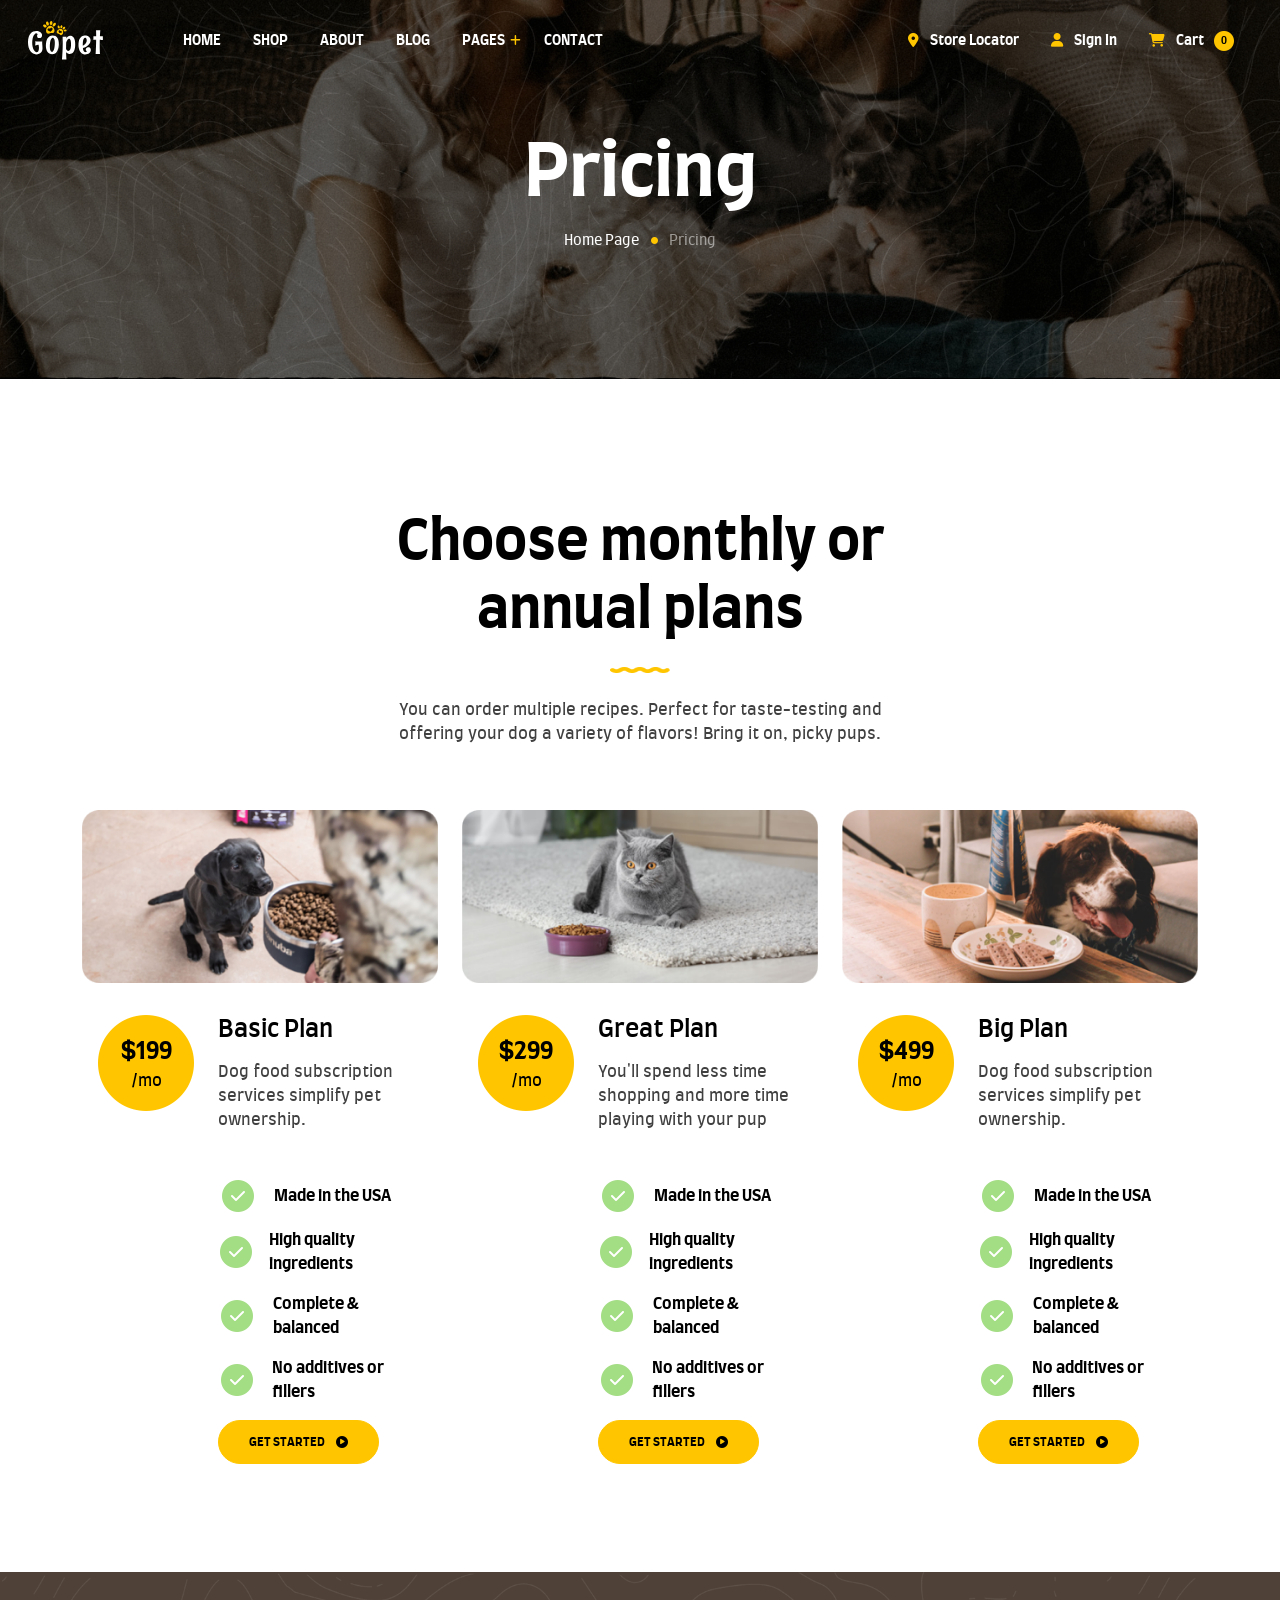
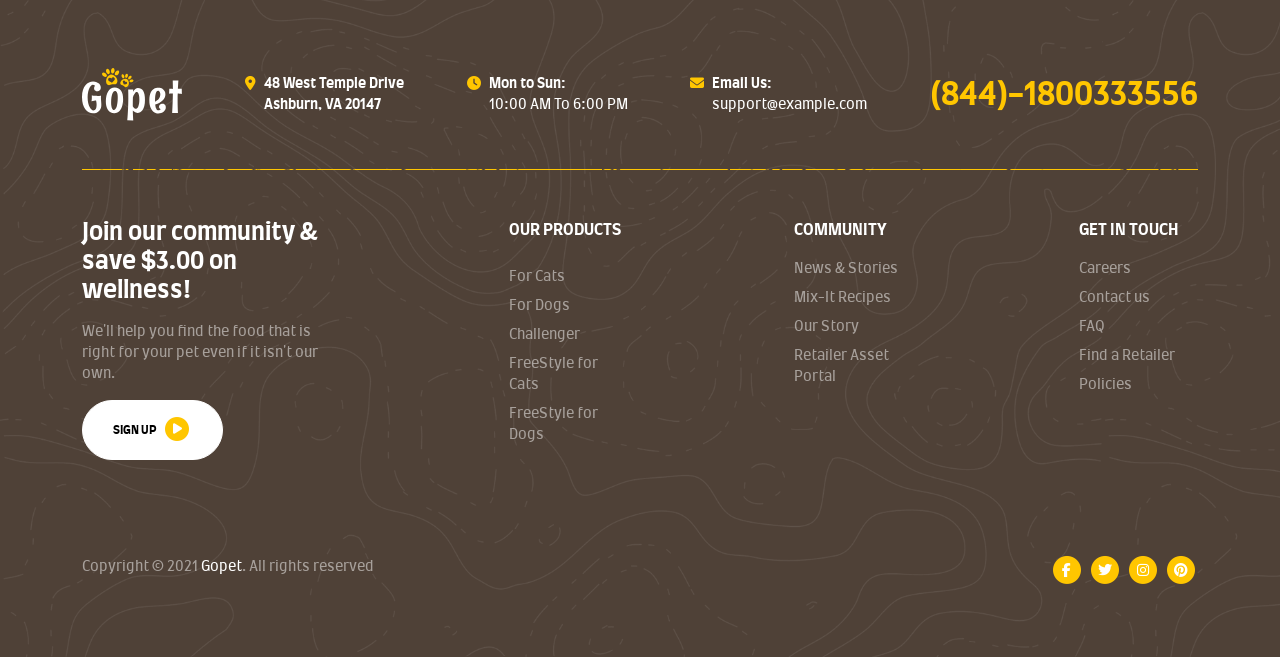
<file: pricing.html>
<!DOCTYPE html>
<html lang="en">

<head>
    <meta charset="UTF-8">
    <meta name="viewport" content="width=device-width, initial-scale=1.0">
    <title>Pricing</title>

    <!-- Bootstrap -->
    <link rel="stylesheet" href="css/bootstrap.css">

    <!-- Font Awesome -->
    <link rel="stylesheet" href="css/fontawesome.css">

    <!-- Google Fonts -->
    <link rel="stylesheet" href="css/googlefont.css">

    <!-- Custom Styles -->
    <link rel="shortcut icon" href="images/paw-decor-right.png" type="image/x-icon">
    <link rel="stylesheet" href="css/styles.css">
    <style>
        .breadcrumb-wrapper {
            background: url("images/bg-curly-dark.png"), linear-gradient(rgba(0, 0, 0, 0.2), rgba(0, 0, 0, 0.2)), url("images/pages_breadcrumb.png") center center no-repeat;
            background-size: cover;
        }
    </style>
</head>

<body>
    <nav class="navbar navbar-expand-lg navbar-dark position-absolute w-100" style="font-size: 14px;">
        <div class="container-fluid">

            <!-- the hamburger -->
            <button class="navbar-toggler" type="button" data-bs-toggle="offcanvas" data-bs-target="#navbar-on-mobile">
                <span class="navbar-toggler-icon"></span>
            </button>

            <!-- the brand -->
            <a class="navbar-brand mx-auto" href="home.html">
                <img src="images/logo.svg" alt="" style="width: 75px;">
            </a>

            <!-- the cart on small screen => mobile -->
            <li class="ms-auto d-inline-block d-lg-none cart-show">
                <a class="nav-link-mobile p-0" data-bs-toggle="offcanvas" data-bs-target="#shoppingCartOffcanvas">
                    <span><i class="fa-solid fa-cart-shopping text-primary"></i></span>
                </a>
            </li>

            <!-- the nav bar on large screen => desktop -->
            <div class="collapse navbar-collapse" id="navbarSupportedContent">
                <ul class="navbar-nav navbar-nav-1 ms-lg-6 mb-lg-0 fw-bold">
                    <li class="nav-item">
                        <a class="nav-link nav-link-hover" href="home.html">
                            <span class="nav-link-hover">HOME</span>
                        </a>
                    </li>
                    <li class="nav-item">
                        <a class="nav-link nav-link-hover" href="shop.html">
                            <span class="nav-link-hover">SHOP</span>
                        </a>
                    </li>
                    <li class="nav-item">
                        <a class="nav-link nav-link-hover" href="about.html">
                            <span class="nav-link-hover">ABOUT</span>
                        </a>
                    </li>
                    <li class="nav-item">
                        <a class="nav-link nav-link-hover" href="blog.html">
                            <span class="nav-link-hover">BLOG</span>
                        </a>
                    </li>
                    <li class="nav-item dropdown">
                        <a class="nav-link nav-link-hover dropdown-toggle" href="#" data-bs-toggle="dropdown">
                            <span class="nav-link-hover">PAGES</span>
                            <i class="fa-solid fa-plus md-text position-absolute"></i>
                        </a>
                        <ul class="dropdown-menu shadow-lg rounded-4">
                            <li>
                                <a class="dropdown-item" href="faq.html">
                                    <span class="nav-link-hover">FAQ</span>
                                </a>
                            </li>
                            <li>
                                <img class="py-2" style="width: 150px;" src="images/footer_divide.png" alt="">
                            </li>
                            <li><a class="dropdown-item" href="pricing.html">Pricing</a></li>
                            <li>
                                <img class="py-2" style="width: 150px;" src="images/footer_divide.png" alt="">
                            </li>
                            <li><a class="dropdown-item" href="team-members.html">Members</a></li>
                            <li>
                                <img class="py-2" style="width: 150px;" src="images/footer_divide.png" alt="">
                            </li>
                            <li><a class="dropdown-item" href="sitemap.html">Sitemap</a></li>
                        </ul>
                    </li>
                    <li class="nav-item">
                        <a class="nav-link nav-link-hover" href="contact.html">
                            <span class="nav-link-hover">CONTACT</span>
                        </a>
                    </li>
                </ul>
                <ul class="navbar-nav navbar-nav-2 ms-auto mb-2 mb-lg-0 fw-bold d-flex">
                    <li class="nav-item">
                        <a class="nav-link p-0" href="store-locator.html">
                            <span class="me-2"><i class="fa-solid fa-location-dot text-primary"></i></span>
                            Store Locator
                        </a>
                    </li>
                    <li class="nav-item dropdown dropstart account">
                    </li>
                    <li class="nav-item cart-show">
                        <a class="nav-link p-0" href="#" data-bs-toggle="offcanvas"
                            data-bs-target="#shoppingCartOffcanvas">
                            <span class="me-2"><i class="fa-solid fa-cart-shopping text-primary"></i></span>
                            Cart
                            <span class="fa-stack ms-1" style="font-size: 10px;">
                                <i class="fas fa-circle text-primary fa-stack-2x"></i>
                                <p class="fa-stack-1x text-black cart-count">0</p>
                            </span>
                        </a>
                    </li>
                </ul>
            </div>
        </div>
    </nav>

    <!-- the shopping cart offcanvas -->
    <div class="offcanvas offcanvas-end text-black" tabindex="-1" id="shoppingCartOffcanvas"
        aria-labelledby="offcanvasLabel">
        <div class="offcanvas-header border-bottom py-4">
            <h5 class="offcanvas-title" id="offcanvasLabel">Shopping cart</h5>
            <button type="button" class="btn-close" data-bs-dismiss="offcanvas" aria-label="Close"></button>
        </div>
        <div class="offcanvas-body">
            <p class="text-black-50 text-center xxl-text cart-show-body">No products in the cart</p>
        </div>
    </div>

    <!-- the nav bar canvas on small screen => mobile  -->
    <div class="offcanvas offcanvas-start text-bg-light" tabindex="-1" id="navbar-on-mobile" style="z-index: 1055">
        <div class="offcanvas-header px-4 pt-4">
            <h5 class="offcanvas-title fw-bold" id="offcanvasLabel">main menu</h5>
            <button type="button" class="btn-close" data-bs-dismiss="offcanvas" aria-label="Close"></button>
        </div>
        <img class="mx-4" src="images/line-break.png" alt="" style="width: 60px;">
        <div class="offcanvas-body">
            <ul class="navbar-nav-mobile fw-bold list-group list-group-flush">
                <li class="navbar-item-mobile list-group-item p-0 py-2 mx-3">
                    <a class="navbar-link-mobile text-decoration-none active" href="#">HOME</a>
                </li>
                <li class="navbar-item-mobile list-group-item p-0 py-2 mx-3">
                    <a class="navbar-link-mobile text-decoration-none" href="#">SHOP</a>
                </li>
                <li class="navbar-item-mobile list-group-item p-0 py-2 mx-3">
                    <a class="navbar-link-mobile text-decoration-none" href="#">ABOUT</a>
                </li>
                <li class="navbar-item-mobile list-group-item p-0 py-2 mx-3">
                    <a class="navbar-link-mobile text-decoration-none" href="#">BLOG</a>
                </li>
                <li class="navbar-item-mobile list-group-item p-0 py-2 mx-3">
                    <a class="navbar-link-mobile text-decoration-none" href="#">PAGES</a>
                </li>
                <li class="navbar-item-mobile list-group-item p-0 py-2 mx-3">
                    <a class="navbar-link-mobile text-decoration-none" href="#">CONTACT</a>
                </li>
                <li class="navbar-item-mobile list-group-item p-0 py-2 mx-3">
                    <a class="navbar-link-mobile text-decoration-none p-0" href="#">
                        <span class="me-2"><i class="fa-solid fa-location-dot text-primary"></i></span>
                        Store Locator
                    </a>
                </li>
                <li class="navbar-item-mobile list-group-item p-0 py-2 mx-3 dropdown dropstart">
                    <a class="navbar-link-mobile text-decoration-none p-0" data-bs-toggle="modal"
                        data-bs-target="#signInModal" href="#">
                        <span class="me-2"><i class="fa-solid fa-user text-primary"></i></span>
                        Sign In
                    </a>
                    <!-- Modal -->
                    <div class="modal fade" id="signInModal" data-bs-backdrop="static" data-bs-keyboard="false"
                        style="z-index: 1800;">
                        <div class="modal-dialog modal-dialog-centered">
                            <div class="modal-content">
                                <div class="modal-header border-bottom-0    ">
                                    <button type="button" class="btn-close" data-bs-dismiss="modal"
                                        aria-label="Close"></button>
                                </div>
                                <div class="modal-body p-0">
                                    <div class="sign-in px-4 pt-3 pb-3 bg-light text-black w-100">
                                        <div class="d-flex justify-content-between">
                                            <h3>Sign in</h3>
                                            <a href="#" class="text-primary">Create an Account</a>
                                        </div>
                                        <form class="mb-3">
                                            <div class="mb-3">
                                                <label for="username" class="form-label">Username or email <span
                                                        class="text-danger">*</span></label>
                                                <input class="form-control text-black" type="text" id="username"
                                                    placeholder="Username">
                                            </div>
                                            <div class="mb-3">
                                                <label for="password" class="form-label">Password <span
                                                        class="text-danger">*</span></label>
                                                <input class="form-control text-black" type="text" id="password"
                                                    placeholder="Password">
                                            </div>
                                            <div class="d-grid">
                                                <button class="btn btn-primary fw-bold text-uppercase">
                                                    Login
                                                    <span class="fa-stack sm-text ms-1" style="margin-bottom: 1px;">
                                                        <i class="fas fa-circle fa-stack-2x text-black"></i>
                                                        <i class="fas fa-play fa-stack-1x text-primary"></i>
                                                    </span>
                                                </button>
                                            </div>
                                        </form>
                                        <div class="text-end">
                                            <p class="text-primary">Lost your password?</p>
                                        </div>
                                    </div>
                                </div>
                            </div>
                        </div>
                    </div>
                </li>
            </ul>
        </div>
    </div>

    <section class="breadcrumb-wrapper bg-black text-white pt-8 pb-8">
        <div class="container">
            <div class="row">
                <div class="d-flex flex-column justify-content-center align-items-center gap-2">
                    <!-- Change into the name of the page -->
                    <h2 class="fw-bold display-2">Pricing</h2>
                    <div class="d-flex gap-2 lg-text">
                        <a href="home.html" class="m-0 text-decoration-none link-light">Home Page</a>
                        <span class="text-primary">
                            <i class="fas fa-circle" style="transform: scale(0.5);"></i>
                        </span>
                        <!-- Change into the name of the page -->
                        <p class="m-0 text-white-50">Pricing</p>
                    </div>
                </div>
            </div>
        </div>
    </section>

    <section class="pricing-plan py-8">
        <div class="container">
            <div class="row mb-5">
                <div class="offset-md-3 col-md-6 text-center">
                    <div class="mb-3">
                        <h3 class="fw-bold display-4">Choose monthly or annual plans</h3>
                    </div>
                    <div class="mb-3"><img src="images/line-breaker.png" alt="" style="width: 60px;"></div>
                    <p class="text-muted">You can order multiple recipes. Perfect for taste-testing and offering
                        your dog a variety of
                        flavors! Bring it on, picky pups.</p>
                </div>
            </div>
            <div class="row gy-5">
                <div class="col-md-4">
                    <div class="card border-0">
                        <img class="card-img mb-3" src="images/pricing_pic_1.png" alt="">
                        <div class="card-body">
                            <div class="d-flex gap-4">
                                <div class="align-self-start position-relative">
                                    <div class="text-center price position-absolute z-3 price">
                                        <p class="m-0 fs-4 fw-bold">$199</p>
                                        <p class="m-0">/mo</p>
                                    </div>
                                    <span class="position-relative text-primary">
                                        <i class="fas fa-circle fa-6x"></i>
                                    </span>
                                </div>
                                <div class="text-container">
                                    <h4 class="mb-3">Basic Plan</h4>
                                    <p class="text-muted mb-5">Dog food subscription services simplify pet ownership.
                                    </p>
                                    <ul class="list-unstyled vstack gap-3 mb-4">
                                        <li class="quality d-flex gap-2 align-items-center">
                                            <span class="fa-stack">
                                                <i class="fas fa-circle fa-stack-2x text-success"></i>
                                                <i class="fas fa-check fa-stack-1x text-white"></i>
                                            </span>
                                            <p class="ms-2 m-0 fw-semibold">Made in the USA</p>
                                        </li>
                                        <li class="quality d-flex gap-2 align-items-center">
                                            <span class="fa-stack">
                                                <i class="fas fa-circle fa-stack-2x text-success"></i>
                                                <i class="fas fa-check fa-stack-1x text-white"></i>
                                            </span>
                                            <p class="ms-2 m-0 fw-semibold">High quality ingredients</p>
                                        </li>
                                        <li class="quality d-flex gap-2 align-items-center">
                                            <span class="fa-stack">
                                                <i class="fas fa-circle fa-stack-2x text-success"></i>
                                                <i class="fas fa-check fa-stack-1x text-white"></i>
                                            </span>
                                            <p class="ms-2 m-0 fw-semibold">Complete & balanced</p>
                                        </li>
                                        <li class="quality d-flex gap-2 align-items-center">
                                            <span class="fa-stack">
                                                <i class="fas fa-circle fa-stack-2x text-success"></i>
                                                <i class="fas fa-check fa-stack-1x text-white"></i>
                                            </span>
                                            <p class="ms-2 m-0 fw-semibold">No additives or fillers</p>
                                        </li>
                                    </ul>
                                    <a href="#" class="btn btn-primary">
                                        <span class="me-2 text-uppercase fw-bold">Get started</span>
                                        <span><i class="fas fa-play-circle fa-solid text-black"></i></span>
                                    </a>
                                </div>
                            </div>
                        </div>
                    </div>
                </div>
                <div class="col-md-4">
                    <div class="card border-0">
                        <img class="card-img mb-3" src="images/pricing_pic_2.png" alt="">
                        <div class="card-body">
                            <div class="d-flex gap-4">
                                <div class="align-self-start position-relative">
                                    <div class="text-center price position-absolute z-3 price">
                                        <p class="m-0 fs-4 fw-bold">$299</p>
                                        <p class="m-0">/mo</p>
                                    </div>
                                    <span class="position-relative text-primary">
                                        <i class="fas fa-circle fa-6x"></i>
                                    </span>
                                </div>
                                <div class="text-container">
                                    <h4 class="mb-3">Great Plan</h4>
                                    <p class="text-muted mb-5">You'll spend less time shopping and more time playing
                                        with your pup
                                    </p>
                                    <ul class="list-unstyled vstack gap-3 mb-4">
                                        <li class="quality d-flex gap-2 align-items-center">
                                            <span class="fa-stack">
                                                <i class="fas fa-circle fa-stack-2x text-success"></i>
                                                <i class="fas fa-check fa-stack-1x text-white"></i>
                                            </span>
                                            <p class="ms-2 m-0 fw-semibold">Made in the USA</p>
                                        </li>
                                        <li class="quality d-flex gap-2 align-items-center">
                                            <span class="fa-stack">
                                                <i class="fas fa-circle fa-stack-2x text-success"></i>
                                                <i class="fas fa-check fa-stack-1x text-white"></i>
                                            </span>
                                            <p class="ms-2 m-0 fw-semibold">High quality ingredients</p>
                                        </li>
                                        <li class="quality d-flex gap-2 align-items-center">
                                            <span class="fa-stack">
                                                <i class="fas fa-circle fa-stack-2x text-success"></i>
                                                <i class="fas fa-check fa-stack-1x text-white"></i>
                                            </span>
                                            <p class="ms-2 m-0 fw-semibold">Complete & balanced</p>
                                        </li>
                                        <li class="quality d-flex gap-2 align-items-center">
                                            <span class="fa-stack">
                                                <i class="fas fa-circle fa-stack-2x text-success"></i>
                                                <i class="fas fa-check fa-stack-1x text-white"></i>
                                            </span>
                                            <p class="ms-2 m-0 fw-semibold">No additives or fillers</p>
                                        </li>
                                    </ul>
                                    <a href="#" class="btn btn-primary">
                                        <span class="me-2 text-uppercase fw-bold">Get started</span>
                                        <span><i class="fas fa-play-circle fa-solid text-black"></i></span>
                                    </a>
                                </div>
                            </div>
                        </div>
                    </div>
                </div>
                <div class="col-md-4">
                    <div class="card border-0">
                        <img class="card-img mb-3" src="images/pricing_pic_3.png" alt="">
                        <div class="card-body">
                            <div class="d-flex gap-4">
                                <div class="align-self-start position-relative">
                                    <div class="text-center price position-absolute z-3 price">
                                        <p class="m-0 fs-4 fw-bold">$499</p>
                                        <p class="m-0">/mo</p>
                                    </div>
                                    <span class="position-relative text-primary">
                                        <i class="fas fa-circle fa-6x"></i>
                                    </span>
                                </div>
                                <div class="text-container">
                                    <h4 class="mb-3">Big Plan</h4>
                                    <p class="text-muted mb-5">Dog food subscription services simplify pet ownership.
                                    </p>
                                    <ul class="list-unstyled vstack gap-3 mb-4">
                                        <li class="quality d-flex gap-2 align-items-center">
                                            <span class="fa-stack">
                                                <i class="fas fa-circle fa-stack-2x text-success"></i>
                                                <i class="fas fa-check fa-stack-1x text-white"></i>
                                            </span>
                                            <p class="ms-2 m-0 fw-semibold">Made in the USA</p>
                                        </li>
                                        <li class="quality d-flex gap-2 align-items-center">
                                            <span class="fa-stack">
                                                <i class="fas fa-circle fa-stack-2x text-success"></i>
                                                <i class="fas fa-check fa-stack-1x text-white"></i>
                                            </span>
                                            <p class="ms-2 m-0 fw-semibold">High quality ingredients</p>
                                        </li>
                                        <li class="quality d-flex gap-2 align-items-center">
                                            <span class="fa-stack">
                                                <i class="fas fa-circle fa-stack-2x text-success"></i>
                                                <i class="fas fa-check fa-stack-1x text-white"></i>
                                            </span>
                                            <p class="ms-2 m-0 fw-semibold">Complete & balanced</p>
                                        </li>
                                        <li class="quality d-flex gap-2 align-items-center">
                                            <span class="fa-stack">
                                                <i class="fas fa-circle fa-stack-2x text-success"></i>
                                                <i class="fas fa-check fa-stack-1x text-white"></i>
                                            </span>
                                            <p class="ms-2 m-0 fw-semibold">No additives or fillers</p>
                                        </li>
                                    </ul>
                                    <a href="#" class="btn btn-primary">
                                        <span class="me-2 text-uppercase fw-bold">Get started</span>
                                        <span>
                                            <i class="fas fa-play-circle fa-solid text-black"></i>
                                        </span>
                                    </a>
                                </div>
                            </div>
                        </div>
                    </div>
                </div>
            </div>
        </div>
    </section>

    <footer class="footer pt-7 pb-6 lg-text text-center text-md-start text-white">
        <div class="container">
            <div
                class="d-flex flex-wrap flex-column flex-md-row gap-5 gap-md-0 justify-content-between align-items-center mb-5">
                <img src="images/logo.svg" alt="" style="width: 100px;">
                <div class="location d-flex gap-2">
                    <span><i class="fa-regular fa-location-dot text-primary"></i></span>
                    <p class="fw-bold m-0">48 West Temple Drive <br> Ashburn, VA 20147 </p>
                </div>
                <div class="open-time d-flex gap-2">
                    <span><i class="fa-regular fa-clock text-primary"></i></span>
                    <div>
                        <p class="fw-bold m-0">Mon to Sun:</p>
                        <p class="m-0">10:00 AM To 6:00 PM</p>
                    </div>
                </div>
                <div class="location d-flex gap-2">
                    <span><i class="fa-regular fa-envelope text-primary"></i></span>
                    <div>
                        <p class="fw-bold m-0">Email Us:</p>
                        <p class="m-0">support@example.com</p>
                    </div>
                </div>
                <p class="phone-number fw-bold text-primary fs-2 m-0">(844)-1800333556</p>
            </div>
            <img class="mb-5" src="images/footer_divide.png" alt="" style="max-width: 100%;">
            <div class="row mb-7">
                <div class="col-md-3">
                    <div class="mb-3">
                        <h4 class="fw-bold">Join our community & save $3.00 on wellness!</h4>
                    </div>
                    <div class="mb-3">
                        <p class="text-white-50">We'll help you find the food that is right for your pet even if it
                            isn't our own.</p>
                    </div>
                    <div>
                        <a href="register.html" class="btn btn-light py-3 fw-bold text-uppercase">
                            Sign up
                            <span class="fa-stack super-sm-text ms-1" style="margin-bottom: 2px;">
                                <i class="fas fa-circle fa-stack-2x text-primary"></i>
                                <i class="fas fa-play fa-stack-1x text-white"></i>
                            </span>
                        </a>
                    </div>
                </div>
                <div class="col-md-9 mt-5 mt-md-0">
                    <div class="row gap-5 gap-md-0">
                        <div class="offset-md-2 col-md-2">
                            <div class="mb-4">
                                <p class="fw-bold text-uppercase xl-text">Our Products</p>
                            </div>
                            <ul class="list-unstyled vstack gap-2">
                                <li><a href="#" class="text-white-50 text-decoration-none">For Cats</a></li>
                                <li><a href="#" class="text-white-50 text-decoration-none">For Dogs</a></li>
                                <li><a href="#" class="text-white-50 text-decoration-none">Challenger</a></li>
                                <li><a href="#" class="text-white-50 text-decoration-none">FreeStyle for Cats</a></li>
                                <li><a href="#" class="text-white-50 text-decoration-none">FreeStyle for Dogs</a></li>
                            </ul>
                        </div>
                        <div class="offset-md-2 col-md-2">
                            <div class="mb-3">
                                <p class="fw-bold text-uppercase xl-text">Community</p>
                            </div>
                            <ul class="list-unstyled vstack gap-2">
                                <li><a href="#" class="text-white-50 text-decoration-none">News & Stories</a></li>
                                <li><a href="#" class="text-white-50 text-decoration-none">Mix-It Recipes</a></li>
                                <li><a href="#" class="text-white-50 text-decoration-none">Our Story</a></li>
                                <li><a href="#" class="text-white-50 text-decoration-none">Retailer Asset Portal</a>
                                </li>
                            </ul>
                        </div>
                        <div class="offset-md-2 col-md-2">
                            <div class="mb-3">
                                <p class="fw-bold text-uppercase xl-text">Get in touch</p>
                            </div>
                            <ul class="list-unstyled vstack gap-2">
                                <li><a href="#" class="text-white-50 text-decoration-none">Careers</a></li>
                                <li><a href="#" class="text-white-50 text-decoration-none">Contact us</a></li>
                                <li><a href="#" class="text-white-50 text-decoration-none">FAQ</a></li>
                                <li><a href="#" class="text-white-50 text-decoration-none">Find a Retailer</a></li>
                                <li><a href="#" class="text-white-50 text-decoration-none">Policies</a></li>
                            </ul>
                        </div>
                    </div>
                </div>
            </div>
            <div class="row">
                <div class="col-12 d-flex flex-column flex-md-row">
                    <p class="text-white-50">Copyright &copy; 2021 <span class="text-white">Gopet</span>. All rights
                        reserved</p>
                    <div class="ms-md-auto">
                        <a href="#" class="text-decoration-none">
                            <span class="fa-stack">
                                <i class="fas fa-circle fa-stack-2x text-primary"></i>
                                <i class="fab fa-facebook-f fa-stack-1x text-white"></i>
                            </span>
                        </a>
                        <a href="#" class="text-decoration-none">
                            <span class="fa-stack">
                                <i class="fas fa-circle fa-stack-2x text-primary"></i>
                                <i class="fab fa-twitter fa-stack-1x text-white"></i>
                            </span>
                        </a>
                        <a href="#" class="text-decoration-none">
                            <span class="fa-stack">
                                <i class="fas fa-circle fa-stack-2x text-primary"></i>
                                <i class="fab fa-instagram fa-stack-1x text-white"></i>
                            </span>
                        </a>
                        <a href="#" class="text-decoration-none">
                            <span class="fa-stack">
                                <i class="fas fa-circle fa-stack-2x text-primary"></i>
                                <i class="fab fa-pinterest fa-stack-1x text-white"></i>
                            </span>
                        </a>
                    </div>
                </div>
            </div>
        </div>
    </footer>

    <script src="js/jquery.js"></script>
    <script src="js/bootstrap.bundle.min.js"></script>
    <script src="js/flash-message.js"></script>
    <script src="js/data-products.js"></script>
    <script src="js/shopping-cart.js"></script>
    <script src="js/show-acccount.js"></script>
</body>

</html>
</file>
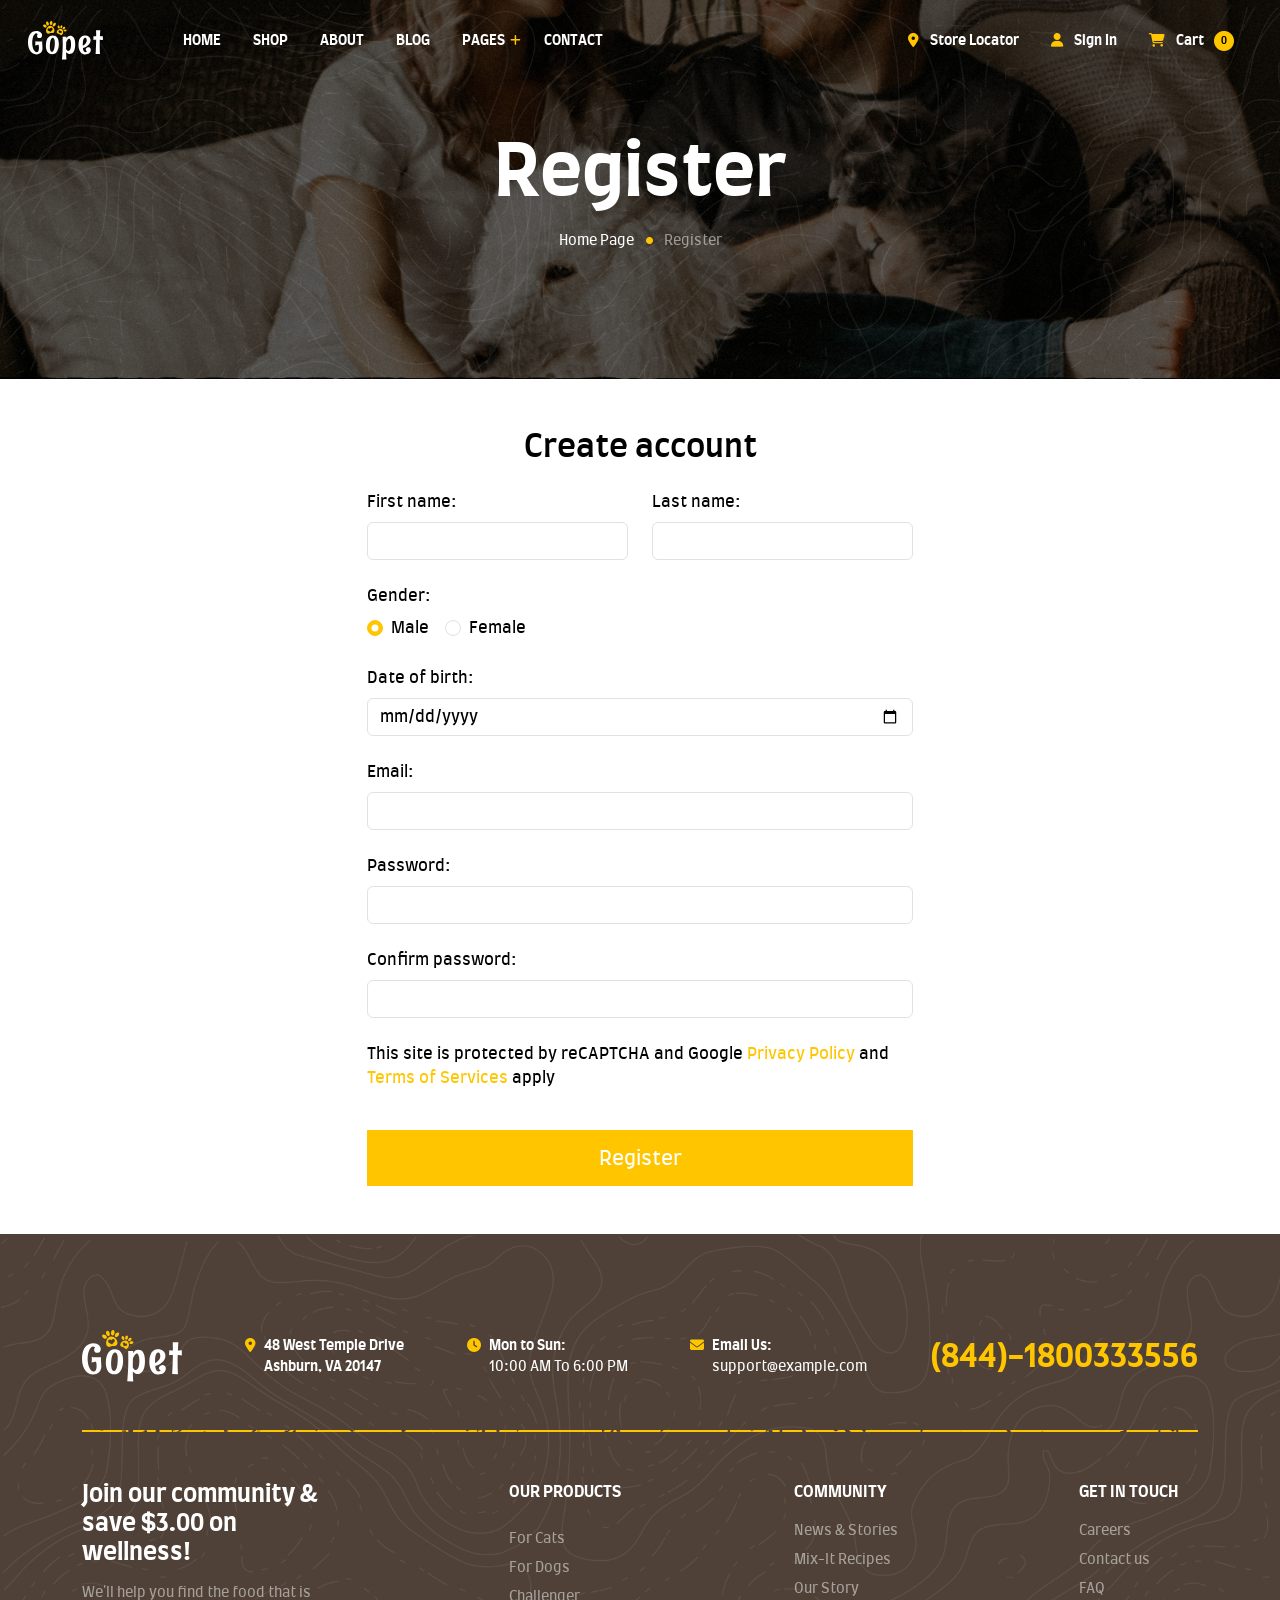
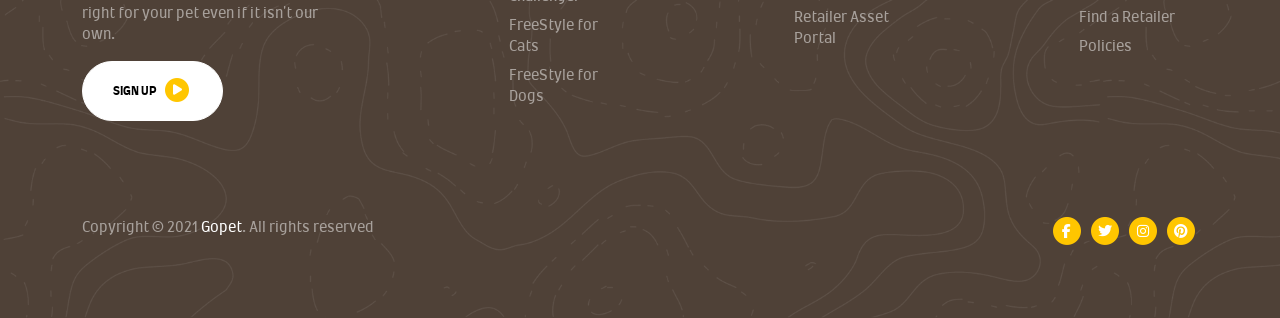
<file: register.html>
<!DOCTYPE html>
<html lang="en">

<head>
    <meta charset="UTF-8">
    <meta name="viewport" content="width=device-width, initial-scale=1.0">
    <title>Register</title>

    <!-- Bootstrap -->
    <link rel="stylesheet" href="css/bootstrap.css">

    <!-- Font Awesome -->
    <link rel="stylesheet" href="css/fontawesome.css">

    <!-- Google Fonts -->
    <link rel="stylesheet" href="css/googlefont.css">

    <!-- Custom Styles -->
    <link rel="shortcut icon" href="images/paw-decor-right.png" type="image/x-icon">
    <link rel="stylesheet" href="css/styles.css">
    <style>
        .breadcrumb-wrapper {
            background: url("images/bg-curly-dark.png"), linear-gradient(rgba(0, 0, 0, 0.2), rgba(0, 0, 0, 0.2)), url("images/pages_breadcrumb.png") center center no-repeat;
            background-size: cover;
        }
    </style>
</head>

<body>
    <nav class="navbar navbar-expand-lg navbar-dark position-absolute w-100" style="font-size: 14px;">
        <div class="container-fluid">

            <!-- the hamburger -->
            <button class="navbar-toggler" type="button" data-bs-toggle="offcanvas" data-bs-target="#navbar-on-mobile">
                <span class="navbar-toggler-icon"></span>
            </button>

            <!-- the brand -->
            <a class="navbar-brand mx-auto" href="home.html">
                <img src="images/logo.svg" alt="" style="width: 75px;">
            </a>

            <!-- the cart on small screen => mobile -->
            <li class="ms-auto d-inline-block d-lg-none cart-show">
                <a class="nav-link-mobile p-0" data-bs-toggle="offcanvas" data-bs-target="#shoppingCartOffcanvas">
                    <span><i class="fa-solid fa-cart-shopping text-primary"></i></span>
                </a>
            </li>

            <!-- the nav bar on large screen => desktop -->
            <div class="collapse navbar-collapse" id="navbarSupportedContent">
                <ul class="navbar-nav navbar-nav-1 ms-lg-6 mb-lg-0 fw-bold">
                    <li class="nav-item">
                        <a class="nav-link nav-link-hover" href="home.html">
                            <span class="nav-link-hover">HOME</span>
                        </a>
                    </li>
                    <li class="nav-item">
                        <a class="nav-link nav-link-hover" href="shop.html">
                            <span class="nav-link-hover">SHOP</span>
                        </a>
                    </li>
                    <li class="nav-item">
                        <a class="nav-link nav-link-hover" href="about.html">
                            <span class="nav-link-hover">ABOUT</span>
                        </a>
                    </li>
                    <li class="nav-item">
                        <a class="nav-link nav-link-hover" href="blog.html">
                            <span class="nav-link-hover">BLOG</span>
                        </a>
                    </li>
                    <li class="nav-item dropdown">
                        <a class="nav-link nav-link-hover dropdown-toggle" href="#" data-bs-toggle="dropdown">
                            <span class="nav-link-hover">PAGES</span>
                            <i class="fa-solid fa-plus md-text position-absolute"></i>
                        </a>
                        <ul class="dropdown-menu shadow-lg rounded-4">
                            <li>
                                <a class="dropdown-item" href="faq.html">
                                    <span class="nav-link-hover">FAQ</span>
                                </a>
                            </li>
                            <li>
                                <img class="py-2" style="width: 150px;" src="images/footer_divide.png" alt="">
                            </li>
                            <li><a class="dropdown-item" href="pricing.html">Pricing</a></li>
                            <li>
                                <img class="py-2" style="width: 150px;" src="images/footer_divide.png" alt="">
                            </li>
                            <li><a class="dropdown-item" href="team-members.html">Members</a></li>
                            <li>
                                <img class="py-2" style="width: 150px;" src="images/footer_divide.png" alt="">
                            </li>
                            <li><a class="dropdown-item" href="sitemap.html">Sitemap</a></li>
                        </ul>
                    </li>
                    <li class="nav-item">
                        <a class="nav-link nav-link-hover" href="contact.html">
                            <span class="nav-link-hover">CONTACT</span>
                        </a>
                    </li>
                </ul>
                <ul class="navbar-nav navbar-nav-2 ms-auto mb-2 mb-lg-0 fw-bold d-flex">
                    <li class="nav-item">
                        <a class="nav-link p-0" href="store-locator.html">
                            <span class="me-2"><i class="fa-solid fa-location-dot text-primary"></i></span>
                            Store Locator
                        </a>
                    </li>
                    <li class="nav-item dropdown dropstart account">
                    </li>
                    <li class="nav-item cart-show">
                        <a class="nav-link p-0" href="#" data-bs-toggle="offcanvas"
                            data-bs-target="#shoppingCartOffcanvas">
                            <span class="me-2"><i class="fa-solid fa-cart-shopping text-primary"></i></span>
                            Cart
                            <span class="fa-stack ms-1" style="font-size: 10px;">
                                <i class="fas fa-circle text-primary fa-stack-2x"></i>
                                <p class="fa-stack-1x text-black cart-count">0</p>
                            </span>
                        </a>
                    </li>
                </ul>
            </div>
        </div>
    </nav>

    <!-- the shopping cart offcanvas -->
    <div class="offcanvas offcanvas-end text-black" tabindex="-1" id="shoppingCartOffcanvas"
        aria-labelledby="offcanvasLabel">
        <div class="offcanvas-header border-bottom py-4">
            <h5 class="offcanvas-title" id="offcanvasLabel">Shopping cart</h5>
            <button type="button" class="btn-close" data-bs-dismiss="offcanvas" aria-label="Close"></button>
        </div>
        <div class="offcanvas-body">
            <p class="text-black-50 text-center xxl-text cart-show-body">No products in the cart</p>
        </div>
    </div>

    <!-- the nav bar canvas on small screen => mobile  -->
    <div class="offcanvas offcanvas-start text-bg-light" tabindex="-1" id="navbar-on-mobile" style="z-index: 1055">
        <div class="offcanvas-header px-4 pt-4">
            <h5 class="offcanvas-title fw-bold" id="offcanvasLabel">main menu</h5>
            <button type="button" class="btn-close" data-bs-dismiss="offcanvas" aria-label="Close"></button>
        </div>
        <img class="mx-4" src="images/line-break.png" alt="" style="width: 60px;">
        <div class="offcanvas-body">
            <ul class="navbar-nav-mobile fw-bold list-group list-group-flush">
                <li class="navbar-item-mobile list-group-item p-0 py-2 mx-3">
                    <a class="navbar-link-mobile text-decoration-none" href="#">HOME</a>
                </li>
                <li class="navbar-item-mobile list-group-item p-0 py-2 mx-3">
                    <a class="navbar-link-mobile text-decoration-none" href="#">SHOP</a>
                </li>
                <li class="navbar-item-mobile list-group-item p-0 py-2 mx-3">
                    <a class="navbar-link-mobile text-decoration-none active" href="#">ABOUT</a>
                </li>
                <li class="navbar-item-mobile list-group-item p-0 py-2 mx-3">
                    <a class="navbar-link-mobile text-decoration-none" href="#">BLOG</a>
                </li>
                <li class="navbar-item-mobile list-group-item p-0 py-2 mx-3">
                    <a class="navbar-link-mobile text-decoration-none" href="#">PAGES</a>
                </li>
                <li class="navbar-item-mobile list-group-item p-0 py-2 mx-3">
                    <a class="navbar-link-mobile text-decoration-none" href="#">CONTACT</a>
                </li>
                <li class="navbar-item-mobile list-group-item p-0 py-2 mx-3">
                    <a class="navbar-link-mobile text-decoration-none p-0" href="#">
                        <span class="me-2"><i class="fa-solid fa-location-dot text-primary"></i></span>
                        Store Locator
                    </a>
                </li>
                <li class="navbar-item-mobile list-group-item p-0 py-2 mx-3 dropdown dropstart">
                    <a class="navbar-link-mobile text-decoration-none p-0" data-bs-toggle="modal"
                        data-bs-target="#signInModal" href="#">
                        <span class="me-2"><i class="fa-solid fa-user text-primary"></i></span>
                        Sign In
                    </a>
                    <!-- Modal -->
                    <div class="modal fade" id="signInModal" data-bs-backdrop="static" data-bs-keyboard="false"
                        style="z-index: 1800;">
                        <div class="modal-dialog modal-dialog-centered">
                            <div class="modal-content">
                                <div class="modal-header border-bottom-0    ">
                                    <button type="button" class="btn-close" data-bs-dismiss="modal"
                                        aria-label="Close"></button>
                                </div>
                                <div class="modal-body p-0">
                                    <div class="sign-in px-4 pt-3 pb-3 bg-light text-black w-100">
                                        <div class="d-flex justify-content-between">
                                            <h3>Sign in</h3>
                                            <a href="#" class="text-primary">Create an Account</a>
                                        </div>
                                        <form class="mb-3">
                                            <div class="mb-3">
                                                <label for="username-mobile" class="form-label">Username or mail<span
                                                        class="text-danger">*</span></label>
                                                <input class="form-control text-black" type="text" id="username-mobile"
                                                    placeholder="Username">
                                            </div>
                                            <div class="mb-3">
                                                <label for="password-mobile" class="form-label">Password <span
                                                        class="text-danger">*</span></label>
                                                <input class="form-control text-black" type="text" id="password-mobile"
                                                    placeholder="Password">
                                            </div>
                                            <div class="d-grid">
                                                <button class="btn btn-primary fw-bold text-uppercase">
                                                    Login
                                                    <span class="fa-stack super-sm-text ms-1"
                                                        style="margin-bottom: 1px;">
                                                        <i class="fas fa-circle fa-stack-2x text-black"></i>
                                                        <i class="fas fa-play fa-stack-1x text-primary"></i>
                                                    </span>
                                                </button>
                                            </div>
                                        </form>
                                        <div class="text-end">
                                            <p class="text-primary">Lost your password?</p>
                                        </div>
                                    </div>
                                </div>
                            </div>
                        </div>
                    </div>
                </li>
            </ul>
        </div>
    </div>

    <section class="breadcrumb-wrapper bg-black text-white pt-8 pb-8">
        <div class="container">
            <div class="row">
                <div class="d-flex flex-column justify-content-center align-items-center gap-2">
                    <!-- Change into the name of the page -->
                    <h2 class="fw-bold display-2">Register</h2>
                    <div class="d-flex gap-2 lg-text">
                        <a href="home.html" class="m-0 text-decoration-none link-light">Home Page</a>
                        <span class="text-primary">
                            <i class="fas fa-circle" style="transform: scale(0.5);"></i>
                        </span>
                        <!-- Change into the name of the page -->
                        <p class="m-0 text-white-50">Register</p>
                    </div>
                </div>
            </div>
        </div>
    </section>

    <section class="main py-5">
        <div class="container">
            <div class="row">
                <div class="offset-md-3 col-md-6">
                    <h2 class="text-center mb-4">Create account</h2>
                    <form id="register-form" class="vstack gap-4">
                        <div class="row gy-4">
                            <div class="col-md-6">
                                <label for="firstName" class="form-label">First name:</label>
                                <input type="text" name="firstName" id="firstName" class="form-control">
                                <small class="error-message"></small>
                            </div>
                            <div class="col-md-6">
                                <label for="lastName" class="form-label">Last name:</label>
                                <input type="text" name="lastName" id="lastName" class="form-control">
                                <small class="error-message"></small>
                            </div>
                        </div>
                        <div>
                            <label for="gender" class="form-label">Gender:</label>
                            <div class="d-flex gap-3">
                                <div class="form-check">
                                    <input type="radio" name="gender" id="male" class="form-check-input" value="male"
                                        checked>
                                    <label for="male" class="form-check-label">Male</label>
                                </div>
                                <div class="form-check">
                                    <input type="radio" name="gender" id="female" class="form-check-input"
                                        value="female">
                                    <label for="female" class="form-check-label">Female</label>
                                </div>
                            </div>
                        </div>
                        <div>
                            <label for="dob" class="form-label">Date of birth:</label>
                            <input type="date" name="dob" id="dob" class="form-control">
                            <small class="error-message"></small>
                        </div>
                        <div>
                            <label for="email" class="form-label">Email:</label>
                            <input type="email" name="email" id="email" class="form-control">
                            <small class="error-message"></small>
                        </div>
                        <div>
                            <label for="password" class="form-label">Password:</label>
                            <input type="password" name="password" id="password" class="form-control">
                            <small class="error-message"></small>
                        </div>
                        <div>
                            <label for="confirmedPassword" class="form-label">Confirm password:</label>
                            <input type="password" name="confirmedPassword" id="confirmedPassword" class="form-control">
                            <small class="error-message"></small>
                        </div>
                        <p>
                            This site is protected by reCAPTCHA and Google <a href="#"
                                class="text-decoration-none">Privacy Policy</a> and <a href="#"
                                class="text-decoration-none">Terms of Services</a> apply
                        </p>
                        <button class="btn btn-primary btn-lg text-white rounded-0">Register</button>
                    </form>
                </div>
            </div>
        </div>
    </section>

    <footer class="footer pt-7 pb-6 lg-text text-center text-md-start text-white">
        <div class="container">
            <div
                class="d-flex flex-wrap flex-column flex-md-row gap-5 gap-md-0 justify-content-between align-items-center mb-5">
                <img src="images/logo.svg" alt="" style="width: 100px;">
                <div class="location d-flex gap-2">
                    <span><i class="fa-regular fa-location-dot text-primary"></i></span>
                    <p class="fw-bold m-0">48 West Temple Drive <br> Ashburn, VA 20147 </p>
                </div>
                <div class="open-time d-flex gap-2">
                    <span><i class="fa-regular fa-clock text-primary"></i></span>
                    <div>
                        <p class="fw-bold m-0">Mon to Sun:</p>
                        <p class="m-0">10:00 AM To 6:00 PM</p>
                    </div>
                </div>
                <div class="location d-flex gap-2">
                    <span><i class="fa-regular fa-envelope text-primary"></i></span>
                    <div>
                        <p class="fw-bold m-0">Email Us:</p>
                        <p class="m-0">support@example.com</p>
                    </div>
                </div>
                <p class="phone-number fw-bold text-primary fs-2 m-0">(844)-1800333556</p>
            </div>
            <img class="mb-5" src="images/footer_divide.png" alt="" style="max-width: 100%;">
            <div class="row mb-7">
                <div class="col-md-3">
                    <div class="mb-3">
                        <h4 class="fw-bold">Join our community & save $3.00 on wellness!</h4>
                    </div>
                    <div class="mb-3">
                        <p class="text-white-50">We'll help you find the food that is right for your pet even if it
                            isn't our own.</p>
                    </div>
                    <div>
                        <a href="register.html" class="btn btn-light py-3 fw-bold text-uppercase">
                            Sign up
                            <span class="fa-stack super-sm-text ms-1" style="margin-bottom: 2px;">
                                <i class="fas fa-circle fa-stack-2x text-primary"></i>
                                <i class="fas fa-play fa-stack-1x text-white"></i>
                            </span>
                        </a>
                    </div>
                </div>
                <div class="col-md-9 mt-5 mt-md-0">
                    <div class="row gap-5 gap-md-0">
                        <div class="offset-md-2 col-md-2">
                            <div class="mb-4">
                                <p class="fw-bold text-uppercase xl-text">Our Products</p>
                            </div>
                            <ul class="list-unstyled vstack gap-2">
                                <li><a href="#" class="text-white-50 text-decoration-none">For Cats</a></li>
                                <li><a href="#" class="text-white-50 text-decoration-none">For Dogs</a></li>
                                <li><a href="#" class="text-white-50 text-decoration-none">Challenger</a></li>
                                <li><a href="#" class="text-white-50 text-decoration-none">FreeStyle for Cats</a></li>
                                <li><a href="#" class="text-white-50 text-decoration-none">FreeStyle for Dogs</a></li>
                            </ul>
                        </div>
                        <div class="offset-md-2 col-md-2">
                            <div class="mb-3">
                                <p class="fw-bold text-uppercase xl-text">Community</p>
                            </div>
                            <ul class="list-unstyled vstack gap-2">
                                <li><a href="#" class="text-white-50 text-decoration-none">News & Stories</a></li>
                                <li><a href="#" class="text-white-50 text-decoration-none">Mix-It Recipes</a></li>
                                <li><a href="#" class="text-white-50 text-decoration-none">Our Story</a></li>
                                <li><a href="#" class="text-white-50 text-decoration-none">Retailer Asset Portal</a>
                                </li>
                            </ul>
                        </div>
                        <div class="offset-md-2 col-md-2">
                            <div class="mb-3">
                                <p class="fw-bold text-uppercase xl-text">Get in touch</p>
                            </div>
                            <ul class="list-unstyled vstack gap-2">
                                <li><a href="#" class="text-white-50 text-decoration-none">Careers</a></li>
                                <li><a href="#" class="text-white-50 text-decoration-none">Contact us</a></li>
                                <li><a href="#" class="text-white-50 text-decoration-none">FAQ</a></li>
                                <li><a href="#" class="text-white-50 text-decoration-none">Find a Retailer</a></li>
                                <li><a href="#" class="text-white-50 text-decoration-none">Policies</a></li>
                            </ul>
                        </div>
                    </div>
                </div>
            </div>
            <div class="row">
                <div class="col-12 d-flex flex-column flex-md-row">
                    <p class="text-white-50">Copyright &copy; 2021 <span class="text-white">Gopet</span>. All rights
                        reserved</p>
                    <div class="ms-md-auto">
                        <a href="#" class="text-decoration-none">
                            <span class="fa-stack">
                                <i class="fas fa-circle fa-stack-2x text-primary"></i>
                                <i class="fab fa-facebook-f fa-stack-1x text-white"></i>
                            </span>
                        </a>
                        <a href="#" class="text-decoration-none">
                            <span class="fa-stack">
                                <i class="fas fa-circle fa-stack-2x text-primary"></i>
                                <i class="fab fa-twitter fa-stack-1x text-white"></i>
                            </span>
                        </a>
                        <a href="#" class="text-decoration-none">
                            <span class="fa-stack">
                                <i class="fas fa-circle fa-stack-2x text-primary"></i>
                                <i class="fab fa-instagram fa-stack-1x text-white"></i>
                            </span>
                        </a>
                        <a href="#" class="text-decoration-none">
                            <span class="fa-stack">
                                <i class="fas fa-circle fa-stack-2x text-primary"></i>
                                <i class="fab fa-pinterest fa-stack-1x text-white"></i>
                            </span>
                        </a>
                    </div>
                </div>
            </div>
        </div>
    </footer>
    <script src="js/jquery.js"></script>
    <script src="js/bootstrap.bundle.min.js"></script>
    <script src="js/flash-message.js"></script>
    <script src="js/data-products.js"></script>
    <script src="js/shopping-cart.js"></script>
    <script src="js/show-acccount.js"></script>
    <script src="js/register.js"></script>
</body>

</html>
</file>
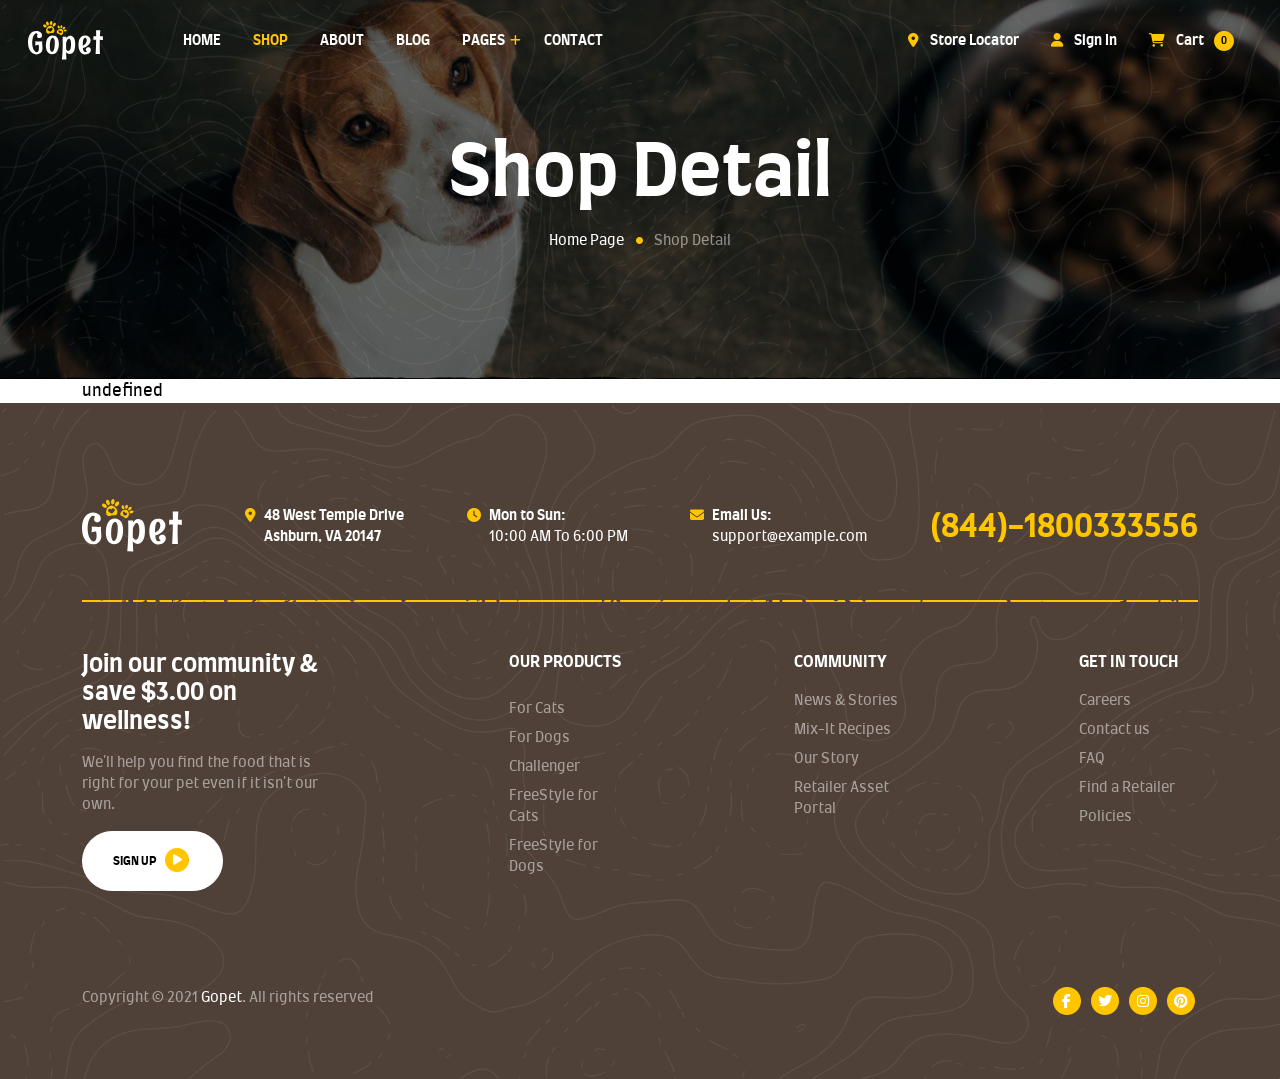
<file: shop-details.html>
<!DOCTYPE html>
<html lang="en">

<head>
    <meta charset="UTF-8" />
    <meta name="viewport" content="width=device-width, initial-scale=1.0" />
    <title>Shop Detail</title>
    <!-- Bootstrap -->
    <link rel="stylesheet" href="./css/bootstrap.css" />

    <!-- Font Awesome -->
    <link rel="stylesheet" href="./css/fontawesome.css" />

    <!-- Google Fonts -->
    <link rel="stylesheet" href="css/googlefont.css">

    <!-- Custom Styles -->
    <link rel="shortcut icon" href="images/paw-decor-right.png" type="image/x-icon">
    <link rel="stylesheet" href="./css/styles.css" />
    <style>
        p {
            margin: 0;
        }

        .breadcrumb-wrapper {
            background: url("images/bg-curly-dark.png"), linear-gradient(rgba(0, 0, 0, 0.2), rgba(0, 0, 0, 0.2)), url("images/breadcrumb_shop_bg.png") center center no-repeat;
            background-size: cover;
        }
    </style>
</head>

<body>
    <nav class="navbar navbar-expand-lg navbar-dark position-absolute w-100" style="font-size: 14px;">
        <div class="container-fluid">
            <!-- the hamburger -->
            <button class="navbar-toggler" type="button" data-bs-toggle="offcanvas" data-bs-target="#navbar-on-mobile">
                <span class="navbar-toggler-icon"></span>
            </button>

            <!-- the brand -->
            <a class="mx-auto navbar-brand" href="home.html">
                <img src="./images/logo.svg" alt="" style="width: 75px" />
            </a>

            <!-- the cart on small screen => mobile -->
            <li class="ms-auto d-inline-block d-lg-none cart-show">
                <a class="p-0 nav-link-mobile" data-bs-toggle="offcanvas" data-bs-target="#shoppingCartOffcanvas">
                    <span><i class="fa-solid fa-cart-shopping text-primary"></i></span>
                </a>
            </li>

            <!-- the nav bar on large screen => desktop -->
            <div class="collapse navbar-collapse" id="navbarSupportedContent">
                <ul class="navbar-nav navbar-nav-1 ms-lg-6 mb-lg-0 fw-bold">
                    <li class="nav-item">
                        <a class="nav-link nav-link-hover" href="home.html">
                            <span class="nav-link-hover">HOME</span>
                        </a>
                    </li>
                    <li class="nav-item">
                        <a class="nav-link nav-link-hover active" href="shop.html">
                            <span class="nav-link-hover">SHOP</span>
                        </a>
                    </li>
                    <li class="nav-item">
                        <a class="nav-link nav-link-hover" href="about.html">
                            <span class="nav-link-hover">ABOUT</span>
                        </a>
                    </li>
                    <li class="nav-item">
                        <a class="nav-link nav-link-hover" href="blog.html">
                            <span class="nav-link-hover">BLOG</span>
                        </a>
                    </li>
                    <li class="nav-item dropdown">
                        <a class="nav-link nav-link-hover dropdown-toggle" href="#" data-bs-toggle="dropdown">
                            <span class="nav-link-hover">PAGES</span>
                            <i class="fa-solid fa-plus md-text position-absolute"></i>
                        </a>
                        <ul class="dropdown-menu shadow-lg rounded-4">
                            <li>
                                <a class="dropdown-item" href="faq.html">
                                    <span class="nav-link-hover">FAQ</span>
                                </a>
                            </li>
                            <li>
                                <img class="py-2" style="width: 150px;" src="images/footer_divide.png" alt="">
                            </li>
                            <li><a class="dropdown-item" href="pricing.html">Pricing</a></li>
                            <li>
                                <img class="py-2" style="width: 150px;" src="images/footer_divide.png" alt="">
                            </li>
                            <li><a class="dropdown-item" href="team-members.html">Members</a></li>
                            <li>
                                <img class="py-2" style="width: 150px;" src="images/footer_divide.png" alt="">
                            </li>
                            <li><a class="dropdown-item" href="sitemap.html">Sitemap</a></li>
                        </ul>
                    </li>
                    <li class="nav-item">
                        <a class="nav-link nav-link-hover" href="contact.html">
                            <span class="nav-link-hover">CONTACT</span>
                        </a>
                    </li>
                </ul>
                <ul class="mb-2 navbar-nav navbar-nav-2 ms-auto mb-lg-0 fw-bold d-flex">
                    <li class="nav-item">
                        <a class="p-0 nav-link" href="store-locator.html">
                            <span class="me-2"><i class="fa-solid fa-location-dot text-primary"></i></span>
                            Store Locator
                        </a>
                    </li>
                    <li class="nav-item dropdown dropstart account">
                    </li>
                    <li class="nav-item cart-show">
                        <a class="p-0 nav-link" href="#" data-bs-toggle="offcanvas"
                            data-bs-target="#shoppingCartOffcanvas">
                            <span class="me-2"><i class="fa-solid fa-cart-shopping text-primary"></i></span>
                            Cart
                            <span class="fa-stack ms-1" style="font-size: 10px">
                                <i class="fas fa-circle text-primary fa-stack-2x"></i>
                                <p class="text-black fa-stack-1x cart-count">
                                    0
                                </p>
                            </span>
                        </a>
                    </li>
                </ul>
            </div>
        </div>
    </nav>
    <!-- the shopping cart offcanvas -->
    <div class="text-black offcanvas offcanvas-end" tabindex="-1" id="shoppingCartOffcanvas"
        aria-labelledby="offcanvasLabel">
        <div class="py-4 offcanvas-header border-bottom">
            <h5 class="offcanvas-title" id="offcanvasLabel">
                Shopping cart
            </h5>
            <button type="button" class="btn-close" data-bs-dismiss="offcanvas" aria-label="Close"></button>
        </div>
        <div class="offcanvas-body">
            <p class="text-black-50 text-center xxl-text cart-show-body">
                No products in the cart
            </p>
        </div>
    </div>

    <!-- the nav bar canvas on small screen => mobile  -->
    <div class="offcanvas offcanvas-start text-bg-light" tabindex="-1" id="navbar-on-mobile" style="z-index: 1055">
        <div class="px-4 pt-4 offcanvas-header">
            <h5 class="offcanvas-title fw-bold" id="offcanvasLabel">
                main menu
            </h5>
            <button type="button" class="btn-close" data-bs-dismiss="offcanvas" aria-label="Close"></button>
        </div>
        <img class="mx-4" src="./images/line-break.png" alt="" style="width: 60px" />
        <div class="offcanvas-body">
            <ul class="navbar-nav-mobile fw-bold list-group list-group-flush">
                <li class="p-0 py-2 mx-3 navbar-item-mobile list-group-item">
                    <a class="navbar-link-mobile text-decoration-none" href="#">HOME</a>
                </li>
                <li class="p-0 py-2 mx-3 navbar-item-mobile list-group-item">
                    <a class="navbar-link-mobile text-decoration-none active" href="#">SHOP</a>
                </li>
                <li class="p-0 py-2 mx-3 navbar-item-mobile list-group-item">
                    <a class="navbar-link-mobile text-decoration-none" href="#">ABOUT</a>
                </li>
                <li class="p-0 py-2 mx-3 navbar-item-mobile list-group-item">
                    <a class="navbar-link-mobile text-decoration-none" href="#">BLOG</a>
                </li>
                <li class="p-0 py-2 mx-3 navbar-item-mobile list-group-item">
                    <a class="navbar-link-mobile text-decoration-none" href="#">PAGES</a>
                </li>
                <li class="p-0 py-2 mx-3 navbar-item-mobile list-group-item">
                    <a class="navbar-link-mobile text-decoration-none" href="#">CONTACT</a>
                </li>
                <li class="p-0 py-2 mx-3 navbar-item-mobile list-group-item">
                    <a class="p-0 navbar-link-mobile text-decoration-none" href="#">
                        <span class="me-2"><i class="fa-solid fa-location-dot text-primary"></i></span>
                        Store Locator
                    </a>
                </li>
                <li class="p-0 py-2 mx-3 navbar-item-mobile list-group-item dropdown dropstart">
                    <a class="p-0 navbar-link-mobile text-decoration-none" data-bs-toggle="modal"
                        data-bs-target="#signInModal" href="#">
                        <span class="me-2"><i class="fa-solid fa-user text-primary"></i></span>
                        Sign In
                    </a>
                    <!-- Modal -->
                    <div class="modal fade" id="signInModal" data-bs-backdrop="static" data-bs-keyboard="false"
                        style="z-index: 1800">
                        <div class="modal-dialog modal-dialog-centered">
                            <div class="modal-content">
                                <div class="modal-header border-bottom-0">
                                    <button type="button" class="btn-close" data-bs-dismiss="modal"
                                        aria-label="Close"></button>
                                </div>
                                <div class="p-0 modal-body">
                                    <div class="px-4 pt-3 pb-3 text-black sign-in bg-light w-100">
                                        <div class="d-flex justify-content-between">
                                            <h3>Sign in</h3>
                                            <a href="#" class="text-primary">Create an Account</a>
                                        </div>
                                        <form class="mb-3">
                                            <div class="mb-3">
                                                <label for="username" class="form-label">Username or email
                                                    <span class="text-danger">*</span></label>
                                                <input class="text-black form-control" type="text" id="username"
                                                    placeholder="Username" />
                                            </div>
                                            <div class="mb-3">
                                                <label for="password" class="form-label">Password
                                                    <span class="text-danger">*</span></label>
                                                <input class="text-black form-control" type="text" id="password"
                                                    placeholder="Password" />
                                            </div>
                                            <div class="d-grid">
                                                <button class="btn btn-primary fw-bold text-uppercase">
                                                    Login
                                                    <span class="fa-stack super-sm-text ms-1" style="
                                                                margin-bottom: 1px;
                                                            ">
                                                        <i class="text-black fas fa-circle fa-stack-2x"></i>
                                                        <i class="fas fa-play fa-stack-1x text-primary"></i>
                                                    </span>
                                                </button>
                                            </div>
                                        </form>
                                        <div class="text-end">
                                            <p class="text-primary">
                                                Lost your password?
                                            </p>
                                        </div>
                                    </div>
                                </div>
                            </div>
                        </div>
                    </div>
                </li>
            </ul>
        </div>
    </div>

    <section class="pt-8 pb-8 text-white bg-black breadcrumb-wrapper">
        <div class="container">
            <div class="row">
                <div class="gap-2 d-flex flex-column justify-content-center align-items-center">
                    <!-- Change into the name of the page -->
                    <h2 class="fw-bold display-2">Shop Detail</h2>
                    <div class="gap-2 d-flex lg-text">
                        <a href="home.html" class="m-0 text-decoration-none link-light">Home Page</a>
                        <span class="text-primary">
                            <i class="fas fa-circle" style="transform: scale(0.5)"></i>
                        </span>
                        <!-- Change into the name of the page -->
                        <p class="m-0 text-white-50">Shop Detail</p>
                    </div>
                </div>
            </div>
        </div>
    </section>
    <div class="container">
        <div class="product-details"></div>
    </div>

    <footer class="pb-6 text-center text-white footer pt-7 lg-text text-md-start">
        <div class="container">
            <div
                class="flex-wrap gap-5 mb-5 d-flex flex-column flex-md-row gap-md-0 justify-content-between align-items-center">
                <img src="images/logo.svg" alt="" style="width: 100px" />
                <div class="gap-2 location d-flex">
                    <span><i class="fa-regular fa-location-dot text-primary"></i></span>
                    <p class="m-0 fw-bold">
                        48 West Temple Drive <br />
                        Ashburn, VA 20147
                    </p>
                </div>
                <div class="gap-2 open-time d-flex">
                    <span><i class="fa-regular fa-clock text-primary"></i></span>
                    <div>
                        <p class="m-0 fw-bold">Mon to Sun:</p>
                        <p class="m-0">10:00 AM To 6:00 PM</p>
                    </div>
                </div>
                <div class="gap-2 location d-flex">
                    <span><i class="fa-regular fa-envelope text-primary"></i></span>
                    <div>
                        <p class="m-0 fw-bold">Email Us:</p>
                        <p class="m-0">support@example.com</p>
                    </div>
                </div>
                <p class="m-0 phone-number fw-bold text-primary fs-2">
                    (844)-1800333556
                </p>
            </div>
            <img class="mb-5" src="images/footer_divide.png" alt="" style="max-width: 100%" />
            <div class="row mb-7">
                <div class="col-md-3">
                    <div class="mb-3">
                        <h4 class="fw-bold">
                            Join our community & save $3.00 on wellness!
                        </h4>
                    </div>
                    <div class="mb-3">
                        <p class="text-white-50">
                            We'll help you find the food that is right for
                            your pet even if it isn't our own.
                        </p>
                    </div>
                    <div>
                        <a href="register.html" class="py-3 btn btn-light fw-bold text-uppercase">
                            Sign up
                            <span class="fa-stack super-sm-text ms-1" style="margin-bottom: 2px">
                                <i class="fas fa-circle fa-stack-2x text-primary"></i>
                                <i class="text-white fas fa-play fa-stack-1x"></i>
                            </span>
                        </a>
                    </div>
                </div>
                <div class="mt-5 col-md-9 mt-md-0">
                    <div class="gap-5 row gap-md-0">
                        <div class="offset-md-2 col-md-2">
                            <div class="mb-4">
                                <p class="fw-bold text-uppercase xl-text">
                                    Our Products
                                </p>
                            </div>
                            <ul class="gap-2 list-unstyled vstack">
                                <li>
                                    <a href="#" class="text-white-50 text-decoration-none">For Cats</a>
                                </li>
                                <li>
                                    <a href="#" class="text-white-50 text-decoration-none">For Dogs</a>
                                </li>
                                <li>
                                    <a href="#" class="text-white-50 text-decoration-none">Challenger</a>
                                </li>
                                <li>
                                    <a href="#" class="text-white-50 text-decoration-none">FreeStyle for Cats</a>
                                </li>
                                <li>
                                    <a href="#" class="text-white-50 text-decoration-none">FreeStyle for Dogs</a>
                                </li>
                            </ul>
                        </div>
                        <div class="offset-md-2 col-md-2">
                            <div class="mb-3">
                                <p class="fw-bold text-uppercase xl-text">
                                    Community
                                </p>
                            </div>
                            <ul class="gap-2 list-unstyled vstack">
                                <li>
                                    <a href="#" class="text-white-50 text-decoration-none">News & Stories</a>
                                </li>
                                <li>
                                    <a href="#" class="text-white-50 text-decoration-none">Mix-It Recipes</a>
                                </li>
                                <li>
                                    <a href="#" class="text-white-50 text-decoration-none">Our Story</a>
                                </li>
                                <li>
                                    <a href="#" class="text-white-50 text-decoration-none">Retailer Asset Portal</a>
                                </li>
                            </ul>
                        </div>
                        <div class="offset-md-2 col-md-2">
                            <div class="mb-3">
                                <p class="fw-bold text-uppercase xl-text">
                                    Get in touch
                                </p>
                            </div>
                            <ul class="gap-2 list-unstyled vstack">
                                <li>
                                    <a href="#" class="text-white-50 text-decoration-none">Careers</a>
                                </li>
                                <li>
                                    <a href="#" class="text-white-50 text-decoration-none">Contact us</a>
                                </li>
                                <li>
                                    <a href="#" class="text-white-50 text-decoration-none">FAQ</a>
                                </li>
                                <li>
                                    <a href="#" class="text-white-50 text-decoration-none">Find a Retailer</a>
                                </li>
                                <li>
                                    <a href="#" class="text-white-50 text-decoration-none">Policies</a>
                                </li>
                            </ul>
                        </div>
                    </div>
                </div>
            </div>
            <div class="row">
                <div class="col-12 d-flex flex-column flex-md-row">
                    <p class="text-white-50">
                        Copyright &copy; 2021
                        <span class="text-white">Gopet</span>. All rights
                        reserved
                    </p>
                    <div class="ms-md-auto">
                        <a href="#" class="text-decoration-none">
                            <span class="fa-stack">
                                <i class="fas fa-circle fa-stack-2x text-primary"></i>
                                <i class="text-white fab fa-facebook-f fa-stack-1x"></i>
                            </span>
                        </a>
                        <a href="#" class="text-decoration-none">
                            <span class="fa-stack">
                                <i class="fas fa-circle fa-stack-2x text-primary"></i>
                                <i class="text-white fab fa-twitter fa-stack-1x"></i>
                            </span>
                        </a>
                        <a href="#" class="text-decoration-none">
                            <span class="fa-stack">
                                <i class="fas fa-circle fa-stack-2x text-primary"></i>
                                <i class="text-white fab fa-instagram fa-stack-1x"></i>
                            </span>
                        </a>
                        <a href="#" class="text-decoration-none">
                            <span class="fa-stack">
                                <i class="fas fa-circle fa-stack-2x text-primary"></i>
                                <i class="text-white fab fa-pinterest fa-stack-1x"></i>
                            </span>
                        </a>
                    </div>
                </div>
            </div>
        </div>
    </footer>
    <script src="js/jquery.js"></script>
    <script src="js/bootstrap.bundle.min.js"></script>
    <script src="js/flash-message.js"></script>
    <script src="js/data-products.js"></script>
    <script src="js/shopping-cart.js"></script>
    <script src="js/shop-details.js"></script>
    <script src="js/show-acccount.js"></script>
</body>

</html>
</file>
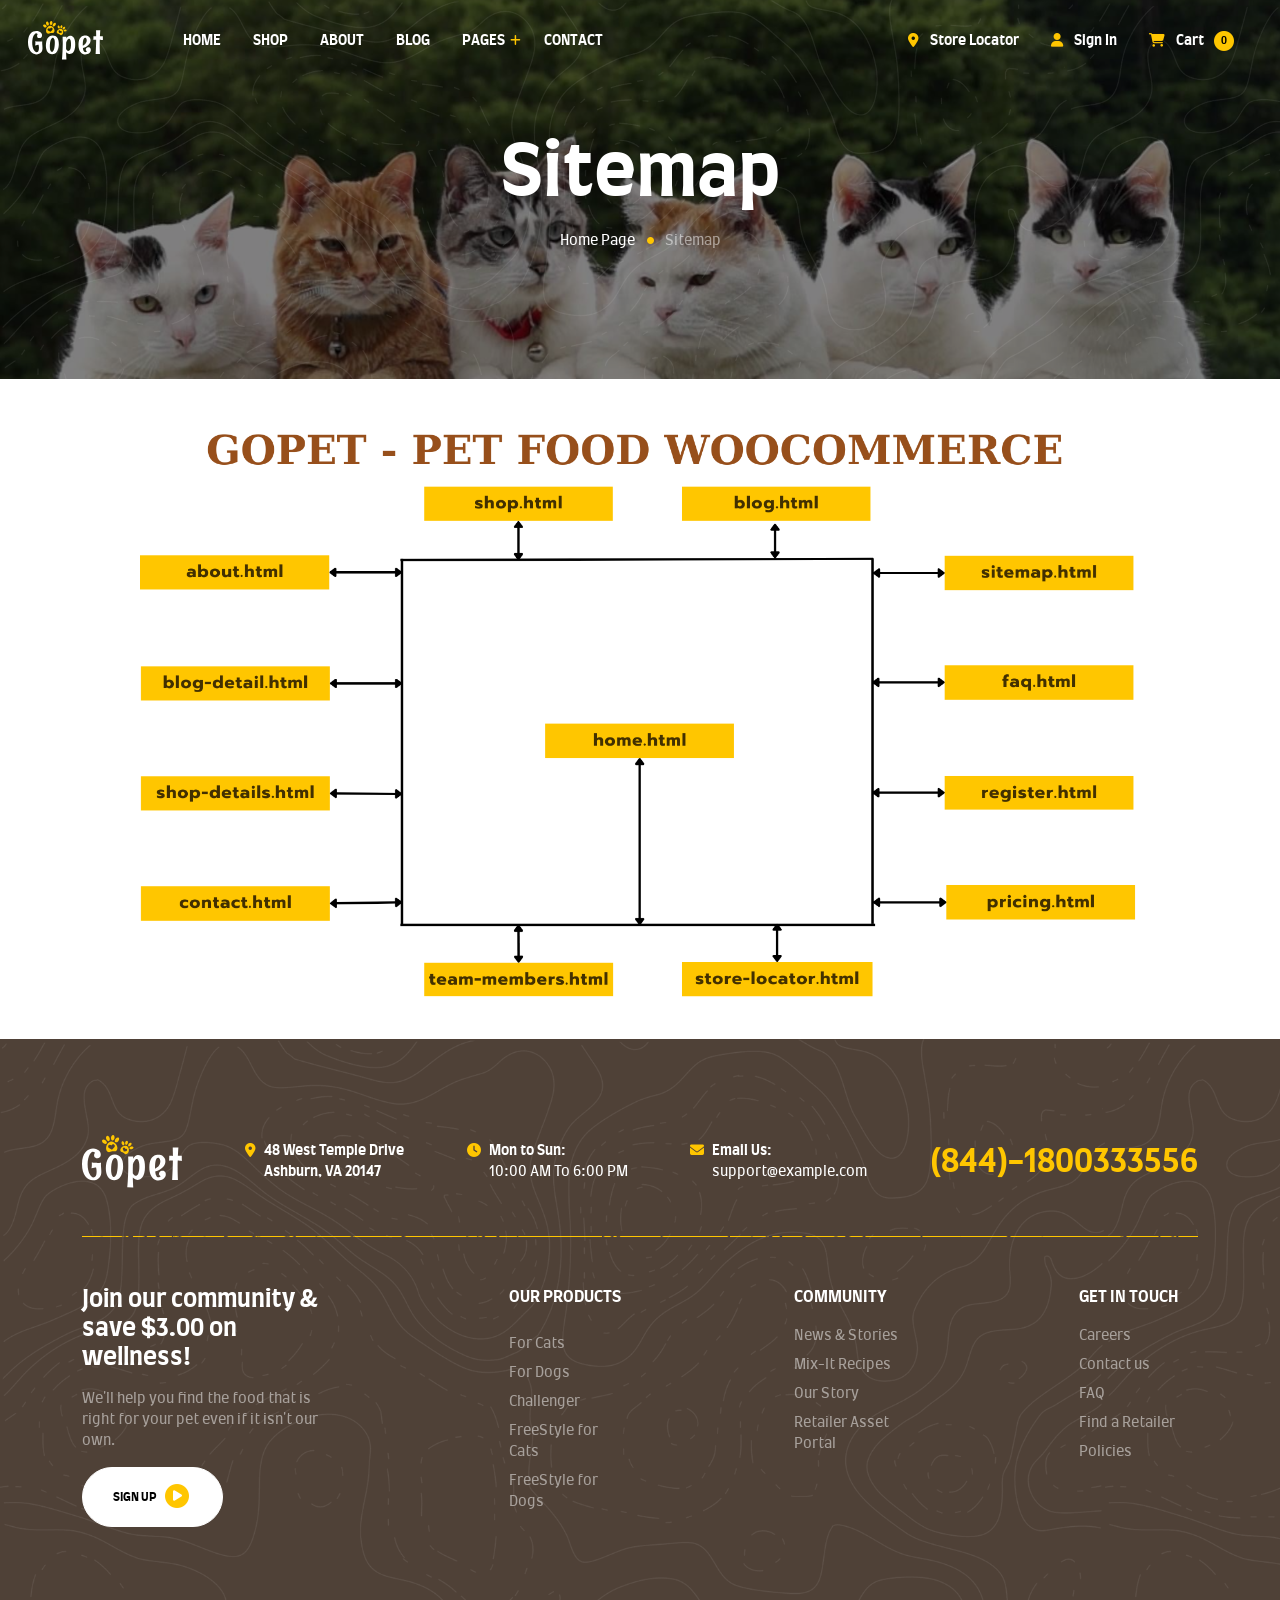
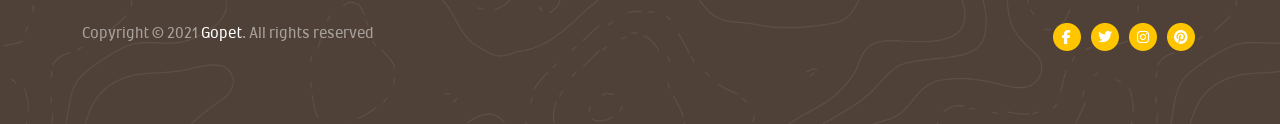
<file: sitemap.html>
<!DOCTYPE html>
<html lang="en">

<head>
  <meta charset="UTF-8">
  <meta name="viewport" content="width=device-width, initial-scale=1.0">
  <title>Sitemap</title>

  <!-- Bootstrap -->
  <link rel="stylesheet" href="css/bootstrap.css">

  <!-- Font Awesome -->
  <link rel="stylesheet" href="css/fontawesome.css">

  <!-- Google Fonts -->
  <link rel="stylesheet" href="css/googlefont.css">

  <!-- Custom Styles -->
  <link rel="shortcut icon" href="images/paw-decor-right.png" type="image/x-icon">
  <link rel="stylesheet" href="css/styles.css">
  <style>
    .breadcrumb-wrapper {
      background: url("/images/bg-curly-dark.png"), linear-gradient(rgba(0, 0, 0, 0.5), rgba(0, 0, 0, 0.5)), url("/images/bg-team-members.png") center center no-repeat;
      background-size: cover;
    }
  </style>
</head>

<body>
  <nav class="navbar navbar-expand-lg navbar-dark position-absolute w-100" style="font-size: 14px;">
    <div class="container-fluid">

      <!-- the hamburger -->
      <button class="navbar-toggler" type="button" data-bs-toggle="offcanvas" data-bs-target="#navbar-on-mobile">
        <span class="navbar-toggler-icon"></span>
      </button>

      <!-- the brand -->
      <a class="navbar-brand mx-auto" href="home.html">
        <img src="images/logo.svg" alt="" style="width: 75px;">
      </a>

      <!-- the cart on small screen => mobile -->
      <li class="ms-auto d-inline-block d-lg-none cart-show">
        <a class="nav-link-mobile p-0" data-bs-toggle="offcanvas" data-bs-target="#shoppingCartOffcanvas">
          <span><i class="fa-solid fa-cart-shopping text-primary"></i></span>
        </a>
      </li>

      <!-- the nav bar on large screen => desktop -->
      <div class="collapse navbar-collapse" id="navbarSupportedContent">
        <ul class="navbar-nav navbar-nav-1 ms-lg-6 mb-lg-0 fw-bold">
          <li class="nav-item">
            <a class="nav-link nav-link-hover" href="home.html">
              <span class="nav-link-hover">HOME</span>
            </a>
          </li>
          <li class="nav-item">
            <a class="nav-link nav-link-hover" href="shop.html">
              <span class="nav-link-hover">SHOP</span>
            </a>
          </li>
          <li class="nav-item">
            <a class="nav-link nav-link-hover" href="about.html">
              <span class="nav-link-hover">ABOUT</span>
            </a>
          </li>
          <li class="nav-item">
            <a class="nav-link nav-link-hover" href="blog.html">
              <span class="nav-link-hover">BLOG</span>
            </a>
          </li>
          <li class="nav-item dropdown">
            <a class="nav-link nav-link-hover dropdown-toggle" href="#" data-bs-toggle="dropdown">
              <span class="nav-link-hover">PAGES</span>
              <i class="fa-solid fa-plus md-text position-absolute"></i>
            </a>
            <ul class="dropdown-menu shadow-lg rounded-4">
              <li>
                <a class="dropdown-item" href="faq.html">
                  <span class="nav-link-hover">FAQ</span>
                </a>
              </li>
              <li>
                <img class="py-2" style="width: 150px;" src="images/footer_divide.png" alt="">
              </li>
              <li><a class="dropdown-item" href="pricing.html">Pricing</a></li>
              <li>
                <img class="py-2" style="width: 150px;" src="images/footer_divide.png" alt="">
              </li>
              <li><a class="dropdown-item" href="team-members.html">Members</a></li>
              <li>
                <img class="py-2" style="width: 150px;" src="images/footer_divide.png" alt="">
              </li>
              <li><a class="dropdown-item" href="sitemap.html">Sitemap</a></li>
            </ul>
          </li>
          <li class="nav-item">
            <a class="nav-link nav-link-hover" href="contact.html">
              <span class="nav-link-hover">CONTACT</span>
            </a>
          </li>
        </ul>
        <ul class="navbar-nav navbar-nav-2 ms-auto mb-2 mb-lg-0 fw-bold d-flex">
          <li class="nav-item">
            <a class="nav-link p-0" href="store-locator.html">
              <span class="me-2"><i class="fa-solid fa-location-dot text-primary"></i></span>
              Store Locator
            </a>
          </li>
          <li class="nav-item dropdown dropstart account">
          </li>
          <li class="nav-item">
            <a class="nav-link p-0" href="#" data-bs-toggle="offcanvas" data-bs-target="#shoppingCartOffcanvas">
              <span class="me-2"><i class="fa-solid fa-cart-shopping text-primary"></i></span>
              Cart
              <span class="fa-stack ms-1" style="font-size: 10px;">
                <i class="fas fa-circle text-primary fa-stack-2x"></i>
                <p class="fa-stack-1x text-black cart-count">0</p>
              </span>
            </a>
          </li>
        </ul>
      </div>
    </div>
  </nav>

  <!-- the shopping cart offcanvas -->
  <div class="offcanvas offcanvas-end text-black" tabindex="-1" id="shoppingCartOffcanvas"
    aria-labelledby="offcanvasLabel">
    <div class="offcanvas-header border-bottom py-4">
      <h5 class="offcanvas-title" id="offcanvasLabel">Shopping cart</h5>
      <button type="button" class="btn-close" data-bs-dismiss="offcanvas" aria-label="Close"></button>
    </div>
    <div class="offcanvas-body">
      <p class="text-black-50 text-center xxl-text">No products in the cart</p>
    </div>
  </div>

  <!-- the nav bar canvas on small screen => mobile  -->
  <div class="offcanvas offcanvas-start text-bg-light" tabindex="-1" id="navbar-on-mobile" style="z-index: 1055">
    <div class="offcanvas-header px-4 pt-4">
      <h5 class="offcanvas-title fw-bold" id="offcanvasLabel">main menu</h5>
      <button type="button" class="btn-close" data-bs-dismiss="offcanvas" aria-label="Close"></button>
    </div>
    <img class="mx-4" src="images/line-break.png" alt="" style="width: 60px;">
    <div class="offcanvas-body">
      <ul class="navbar-nav-mobile fw-bold list-group list-group-flush">
        <li class="navbar-item-mobile list-group-item p-0 py-2 mx-3">
          <a class="navbar-link-mobile text-decoration-none active" href="#">HOME</a>
        </li>
        <li class="navbar-item-mobile list-group-item p-0 py-2 mx-3">
          <a class="navbar-link-mobile text-decoration-none" href="#">SHOP</a>
        </li>
        <li class="navbar-item-mobile list-group-item p-0 py-2 mx-3">
          <a class="navbar-link-mobile text-decoration-none" href="#">ABOUT</a>
        </li>
        <li class="navbar-item-mobile list-group-item p-0 py-2 mx-3">
          <a class="navbar-link-mobile text-decoration-none" href="#">BLOG</a>
        </li>
        <li class="navbar-item-mobile list-group-item p-0 py-2 mx-3">
          <a class="navbar-link-mobile text-decoration-none" href="#">PAGES</a>
        </li>
        <li class="navbar-item-mobile list-group-item p-0 py-2 mx-3">
          <a class="navbar-link-mobile text-decoration-none" href="#">CONTACT</a>
        </li>
        <li class="navbar-item-mobile list-group-item p-0 py-2 mx-3">
          <a class="navbar-link-mobile text-decoration-none" href="#">MEMBERS</a>
        </li>
        <li class="navbar-item-mobile list-group-item p-0 py-2 mx-3">
          <a class="navbar-link-mobile text-decoration-none" href="#">SITEMAP</a>
        </li>
        <li class="navbar-item-mobile list-group-item p-0 py-2 mx-3">
          <a class="navbar-link-mobile text-decoration-none p-0" href="#">
            <span class="me-2"><i class="fa-solid fa-location-dot text-primary"></i></span>
            Store Locator
          </a>
        </li>
        <li class="navbar-item-mobile list-group-item p-0 py-2 mx-3 dropdown dropstart">
          <a class="navbar-link-mobile text-decoration-none p-0" data-bs-toggle="modal" data-bs-target="#signInModal"
            href="#">
            <span class="me-2"><i class="fa-solid fa-user text-primary"></i></span>
            Sign In
          </a>
          <!-- Modal -->
          <div class="modal fade" id="signInModal" data-bs-backdrop="static" data-bs-keyboard="false"
            style="z-index: 1800;">
            <div class="modal-dialog modal-dialog-centered">
              <div class="modal-content">
                <div class="modal-header border-bottom-0    ">
                  <button type="button" class="btn-close" data-bs-dismiss="modal" aria-label="Close"></button>
                </div>
                <div class="modal-body p-0">
                  <div class="sign-in px-4 pt-3 pb-3 bg-light text-black w-100">
                    <div class="d-flex justify-content-between">
                      <h3>Sign in</h3>
                      <a href="#" class="text-primary">Create an Account</a>
                    </div>
                    <form class="mb-3">
                      <div class="mb-3">
                        <label for="username" class="form-label">Username or email <span
                            class="text-danger">*</span></label>
                        <input class="form-control text-black" type="text" id="username" placeholder="Username">
                      </div>
                      <div class="mb-3">
                        <label for="password" class="form-label">Password <span class="text-danger">*</span></label>
                        <input class="form-control text-black" type="text" id="password" placeholder="Password">
                      </div>
                      <div class="d-grid">
                        <button class="btn btn-primary fw-bold text-uppercase">
                          Login
                          <span class="fa-stack super-sm-text ms-1" style="margin-bottom: 1px;">
                            <i class="fas fa-circle fa-stack-2x text-black"></i>
                            <i class="fas fa-play fa-stack-1x text-primary"></i>
                          </span>
                        </button>
                      </div>
                    </form>
                    <div class="text-end">
                      <p class="text-primary">Lost your password?</p>
                    </div>
                  </div>
                </div>
              </div>
            </div>
          </div>
        </li>
      </ul>
    </div>
  </div>

  <section class="breadcrumb-wrapper bg-black text-white pt-8 pb-8">
    <div class="container">
      <div class="row">
        <div class="d-flex flex-column justify-content-center align-items-center gap-2">
          <!-- Change into the name of the page -->
          <h2 class="fw-bold display-2">Sitemap</h2>
          <div class="d-flex gap-2 lg-text">
            <a href="home.html" class="m-0 text-decoration-none link-light">Home Page</a>
            <span class="text-primary">
              <i class="fas fa-circle" style="transform: scale(0.5);"></i>
            </span>
            <!-- Change into the name of the page -->
            <p class="m-0 text-white-50">Sitemap</p>
          </div>
        </div>
      </div>
    </div>
  </section>


  <!-- Your code goes here -->
  <!-- Your code goes here -->
  <main class="py-3">
    <div class="container">
      <img src="images/sitemap.png" alt="" style="width: 100%;">
    </div>
  </main>
  <!-- Your code goes here -->


  <footer class="footer pt-7 pb-6 lg-text text-center text-md-start text-white">
    <div class="container">
      <div
        class="d-flex flex-wrap flex-column flex-md-row gap-5 gap-md-0 justify-content-between align-items-center mb-5">
        <img src="images/logo.svg" alt="" style="width: 100px;">
        <div class="location d-flex gap-2">
          <span><i class="fa-regular fa-location-dot text-primary"></i></span>
          <p class="fw-bold m-0">48 West Temple Drive <br> Ashburn, VA 20147 </p>
        </div>
        <div class="open-time d-flex gap-2">
          <span><i class="fa-regular fa-clock text-primary"></i></span>
          <div>
            <p class="fw-bold m-0">Mon to Sun:</p>
            <p class="m-0">10:00 AM To 6:00 PM</p>
          </div>
        </div>
        <div class="location d-flex gap-2">
          <span><i class="fa-regular fa-envelope text-primary"></i></span>
          <div>
            <p class="fw-bold m-0">Email Us:</p>
            <p class="m-0">support@example.com</p>
          </div>
        </div>
        <p class="phone-number fw-bold text-primary fs-2 m-0">(844)-1800333556</p>
      </div>
      <img class="mb-5" src="images/footer_divide.png" alt="" style="max-width: 100%;">
      <div class="row mb-7">
        <div class="col-md-3">
          <div class="mb-3">
            <h4 class="fw-bold">Join our community & save $3.00 on wellness!</h4>
          </div>
          <div class="mb-3">
            <p class="text-white-50">We'll help you find the food that is right for your pet even if it
              isn't our own.</p>
          </div>
          <div>
            <a href="register.html" class="btn btn-light py-3 fw-bold text-uppercase">
              Sign up
              <span class="fa-stack super-sm-text ms-1" style="margin-bottom: 2px;">
                <i class="fas fa-circle fa-stack-2x text-primary"></i>
                <i class="fas fa-play fa-stack-1x text-white"></i>
              </span>
            </a>
          </div>
        </div>
        <div class="col-md-9 mt-5 mt-md-0">
          <div class="row gap-5 gap-md-0">
            <div class="offset-md-2 col-md-2">
              <div class="mb-4">
                <p class="fw-bold text-uppercase xl-text">Our Products</p>
              </div>
              <ul class="list-unstyled vstack gap-2">
                <li><a href="#" class="text-white-50 text-decoration-none">For Cats</a></li>
                <li><a href="#" class="text-white-50 text-decoration-none">For Dogs</a></li>
                <li><a href="#" class="text-white-50 text-decoration-none">Challenger</a></li>
                <li><a href="#" class="text-white-50 text-decoration-none">FreeStyle for Cats</a></li>
                <li><a href="#" class="text-white-50 text-decoration-none">FreeStyle for Dogs</a></li>
              </ul>
            </div>
            <div class="offset-md-2 col-md-2">
              <div class="mb-3">
                <p class="fw-bold text-uppercase xl-text">Community</p>
              </div>
              <ul class="list-unstyled vstack gap-2">
                <li><a href="#" class="text-white-50 text-decoration-none">News & Stories</a></li>
                <li><a href="#" class="text-white-50 text-decoration-none">Mix-It Recipes</a></li>
                <li><a href="#" class="text-white-50 text-decoration-none">Our Story</a></li>
                <li><a href="#" class="text-white-50 text-decoration-none">Retailer Asset Portal</a>
                </li>
              </ul>
            </div>
            <div class="offset-md-2 col-md-2">
              <div class="mb-3">
                <p class="fw-bold text-uppercase xl-text">Get in touch</p>
              </div>
              <ul class="list-unstyled vstack gap-2">
                <li><a href="#" class="text-white-50 text-decoration-none">Careers</a></li>
                <li><a href="#" class="text-white-50 text-decoration-none">Contact us</a></li>
                <li><a href="#" class="text-white-50 text-decoration-none">FAQ</a></li>
                <li><a href="#" class="text-white-50 text-decoration-none">Find a Retailer</a></li>
                <li><a href="#" class="text-white-50 text-decoration-none">Policies</a></li>
              </ul>
            </div>
          </div>
        </div>
      </div>
      <div class="row">
        <div class="col-12 d-flex flex-column flex-md-row">
          <p class="text-white-50">Copyright &copy; 2021 <span class="text-white">Gopet</span>. All rights
            reserved</p>
          <div class="ms-md-auto">
            <a href="#" class="text-decoration-none">
              <span class="fa-stack">
                <i class="fas fa-circle fa-stack-2x text-primary"></i>
                <i class="fab fa-facebook-f fa-stack-1x text-white"></i>
              </span>
            </a>
            <a href="#" class="text-decoration-none">
              <span class="fa-stack">
                <i class="fas fa-circle fa-stack-2x text-primary"></i>
                <i class="fab fa-twitter fa-stack-1x text-white"></i>
              </span>
            </a>
            <a href="#" class="text-decoration-none">
              <span class="fa-stack">
                <i class="fas fa-circle fa-stack-2x text-primary"></i>
                <i class="fab fa-instagram fa-stack-1x text-white"></i>
              </span>
            </a>
            <a href="#" class="text-decoration-none">
              <span class="fa-stack">
                <i class="fas fa-circle fa-stack-2x text-primary"></i>
                <i class="fab fa-pinterest fa-stack-1x text-white"></i>
              </span>
            </a>
          </div>
        </div>
      </div>
    </div>
  </footer>

  <script src="js/jquery.js"></script>
  <script src="js/bootstrap.bundle.min.js"></script>
  <script src="js/flash-message.js"></script>
  <script src="js/data-products.js"></script>
  <script src="js/shopping-cart.js"></script>
  <script src="js/show-acccount.js"></script>
</body>

</html>
</file>
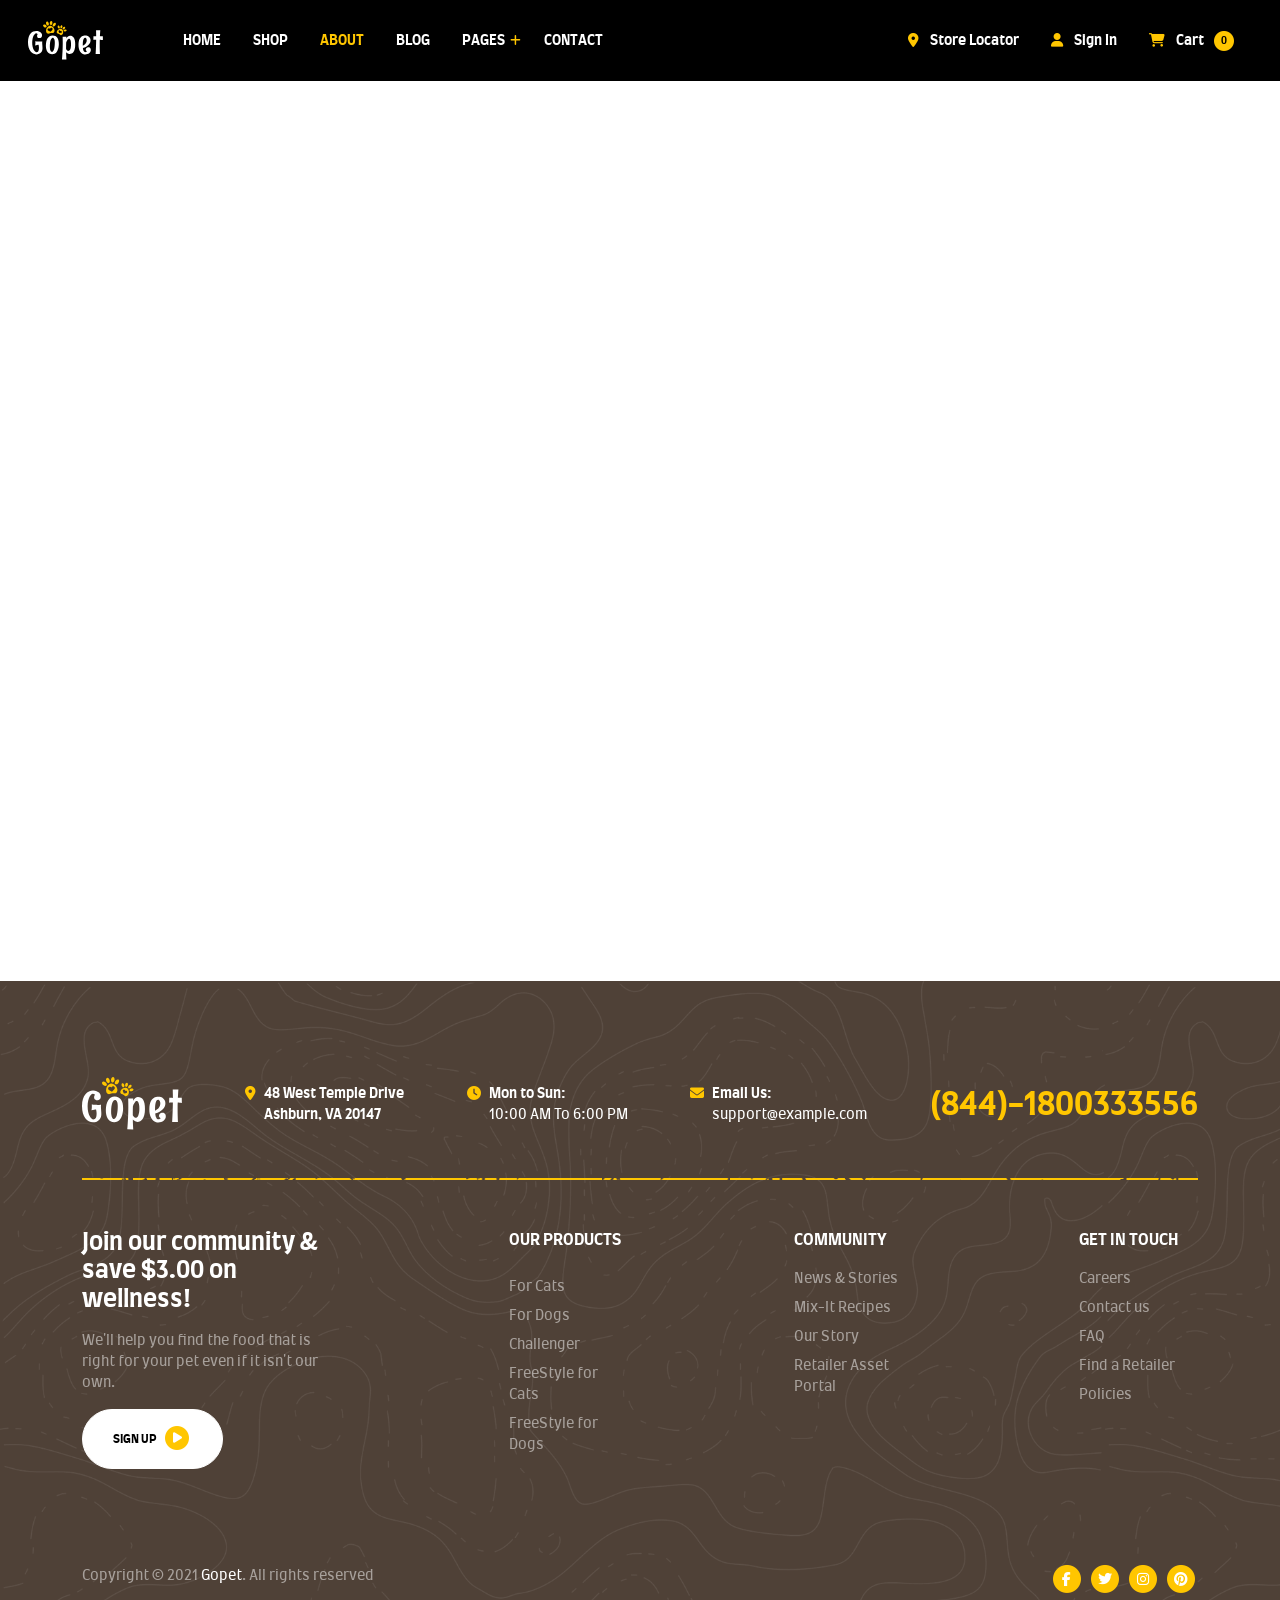
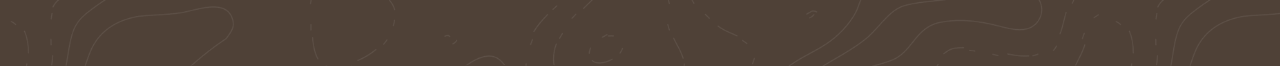
<file: store-locator.html>
<!DOCTYPE html>
<html lang="en">

<head>
    <meta charset="UTF-8">
    <meta name="viewport" content="width=device-width, initial-scale=1.0">
    <title>Store Locator</title>

    <!-- Bootstrap -->
    <link rel="stylesheet" href="css/bootstrap.css">

    <!-- Font Awesome -->
    <link rel="stylesheet" href="css/fontawesome.css">

    <!-- Google Fonts -->
    <link rel="stylesheet" href="css/googlefont.css">

    <!-- Custom Styles -->
    <link rel="shortcut icon" href="images/paw-decor-right.png" type="image/x-icon">
    <link rel="stylesheet" href="css/styles.css">
</head>

<body>
    <nav class="navbar navbar-expand-lg navbar-dark bg-black" style="font-size: 14px;">
        <div class="container-fluid">

            <!-- the hamburger -->
            <button class="navbar-toggler" type="button" data-bs-toggle="offcanvas" data-bs-target="#navbar-on-mobile">
                <span class="navbar-toggler-icon"></span>
            </button>

            <!-- the brand -->
            <a class="navbar-brand mx-auto" href="home.html">
                <img src="images/logo.svg" alt="" style="width: 75px;">
            </a>

            <!-- the cart on small screen => mobile -->
            <li class="ms-auto d-inline-block d-lg-none cart-show">
                <a class="nav-link-mobile p-0" data-bs-toggle="offcanvas" data-bs-target="#shoppingCartOffcanvas">
                    <span><i class="fa-solid fa-cart-shopping text-primary"></i></span>
                </a>
            </li>

            <!-- the nav bar on large screen => desktop -->
            <div class="collapse navbar-collapse" id="navbarSupportedContent">
                <ul class="navbar-nav navbar-nav-1 ms-lg-6 mb-lg-0 fw-bold">
                    <li class="nav-item">
                        <a class="nav-link nav-link-hover" href="home.html">
                            <span class="nav-link-hover">HOME</span>
                        </a>
                    </li>
                    <li class="nav-item">
                        <a class="nav-link nav-link-hover" href="shop.html">
                            <span class="nav-link-hover">SHOP</span>
                        </a>
                    </li>
                    <li class="nav-item">
                        <a class="nav-link nav-link-hover active" href="about.html">
                            <span class="nav-link-hover">ABOUT</span>
                        </a>
                    </li>
                    <li class="nav-item">
                        <a class="nav-link nav-link-hover" href="blog.html">
                            <span class="nav-link-hover">BLOG</span>
                        </a>
                    </li>
                    <li class="nav-item dropdown">
                        <a class="nav-link nav-link-hover dropdown-toggle" href="#" data-bs-toggle="dropdown">
                            <span class="nav-link-hover">PAGES</span>
                            <i class="fa-solid fa-plus md-text position-absolute"></i>
                        </a>
                        <ul class="dropdown-menu shadow-lg rounded-4">
                            <li>
                                <a class="dropdown-item" href="faq.html">
                                    <span class="nav-link-hover">FAQ</span>
                                </a>
                            </li>
                            <li>
                                <img class="py-2" style="width: 150px;" src="images/footer_divide.png" alt="">
                            </li>
                            <li><a class="dropdown-item" href="pricing.html">Pricing</a></li>
                            <li>
                                <img class="py-2" style="width: 150px;" src="images/footer_divide.png" alt="">
                            </li>
                            <li><a class="dropdown-item" href="team-members.html">Members</a></li>
                            <li>
                                <img class="py-2" style="width: 150px;" src="images/footer_divide.png" alt="">
                            </li>
                            <li><a class="dropdown-item" href="sitemap.html">Sitemap</a></li>
                        </ul>
                    </li>
                    <li class="nav-item">
                        <a class="nav-link nav-link-hover" href="contact.html">
                            <span class="nav-link-hover">CONTACT</span>
                        </a>
                    </li>
                </ul>
                <ul class="navbar-nav navbar-nav-2 ms-auto mb-2 mb-lg-0 fw-bold d-flex">
                    <li class="nav-item">
                        <a class="nav-link p-0" href="#">
                            <span class="me-2"><i class="fa-solid fa-location-dot text-primary"></i></span>
                            Store Locator
                        </a>
                    </li>
                    <li class="nav-item dropdown dropstart account">
                    </li>
                    <li class="nav-item cart-show">
                        <a class="nav-link p-0" href="#" data-bs-toggle="offcanvas"
                            data-bs-target="#shoppingCartOffcanvas">
                            <span class="me-2"><i class="fa-solid fa-cart-shopping text-primary"></i></span>
                            Cart
                            <span class="fa-stack ms-1" style="font-size: 10px;">
                                <i class="fas fa-circle text-primary fa-stack-2x"></i>
                                <p class="fa-stack-1x text-black cart-count">0</p>
                            </span>
                        </a>
                    </li>
                </ul>
            </div>
        </div>
    </nav>

    <!-- the shopping cart offcanvas -->
    <div class="offcanvas offcanvas-end text-black" tabindex="-1" id="shoppingCartOffcanvas"
        aria-labelledby="offcanvasLabel">
        <div class="offcanvas-header border-bottom py-4">
            <h5 class="offcanvas-title" id="offcanvasLabel">Shopping cart</h5>
            <button type="button" class="btn-close" data-bs-dismiss="offcanvas" aria-label="Close"></button>
        </div>
        <div class="offcanvas-body">
            <p class="text-black-50 text-center xxl-text cart-show-body">No products in the cart</p>
        </div>
    </div>

    <!-- the nav bar canvas on small screen => mobile  -->
    <div class="offcanvas offcanvas-start text-bg-light" tabindex="-1" id="navbar-on-mobile" style="z-index: 1055">
        <div class="offcanvas-header px-4 pt-4">
            <h5 class="offcanvas-title fw-bold" id="offcanvasLabel">main menu</h5>
            <button type="button" class="btn-close" data-bs-dismiss="offcanvas" aria-label="Close"></button>
        </div>
        <img class="mx-4" src="images/line-break.png" alt="" style="width: 60px;">
        <div class="offcanvas-body">
            <ul class="navbar-nav-mobile fw-bold list-group list-group-flush">
                <li class="navbar-item-mobile list-group-item p-0 py-2 mx-3">
                    <a class="navbar-link-mobile text-decoration-none" href="#">HOME</a>
                </li>
                <li class="navbar-item-mobile list-group-item p-0 py-2 mx-3">
                    <a class="navbar-link-mobile text-decoration-none" href="#">SHOP</a>
                </li>
                <li class="navbar-item-mobile list-group-item p-0 py-2 mx-3">
                    <a class="navbar-link-mobile text-decoration-none active" href="#">ABOUT</a>
                </li>
                <li class="navbar-item-mobile list-group-item p-0 py-2 mx-3">
                    <a class="navbar-link-mobile text-decoration-none" href="#">BLOG</a>
                </li>
                <li class="navbar-item-mobile list-group-item p-0 py-2 mx-3">
                    <a class="navbar-link-mobile text-decoration-none" href="#">PAGES</a>
                </li>
                <li class="navbar-item-mobile list-group-item p-0 py-2 mx-3">
                    <a class="navbar-link-mobile text-decoration-none" href="#">CONTACT</a>
                </li>
                <li class="navbar-item-mobile list-group-item p-0 py-2 mx-3">
                    <a class="navbar-link-mobile text-decoration-none p-0" href="#">
                        <span class="me-2"><i class="fa-solid fa-location-dot text-primary"></i></span>
                        Store Locator
                    </a>
                </li>
                <li class="navbar-item-mobile list-group-item p-0 py-2 mx-3 dropdown dropstart">
                    <a class="navbar-link-mobile text-decoration-none p-0" data-bs-toggle="modal"
                        data-bs-target="#signInModal" href="#">
                        <span class="me-2"><i class="fa-solid fa-user text-primary"></i></span>
                        Sign In
                    </a>
                    <!-- Modal -->
                    <div class="modal fade" id="signInModal" data-bs-backdrop="static" data-bs-keyboard="false"
                        style="z-index: 1800;">
                        <div class="modal-dialog modal-dialog-centered">
                            <div class="modal-content">
                                <div class="modal-header border-bottom-0    ">
                                    <button type="button" class="btn-close" data-bs-dismiss="modal"
                                        aria-label="Close"></button>
                                </div>
                                <div class="modal-body p-0">
                                    <div class="sign-in px-4 pt-3 pb-3 bg-light text-black w-100">
                                        <div class="d-flex justify-content-between">
                                            <h3>Sign in</h3>
                                            <a href="#" class="text-primary">Create an Account</a>
                                        </div>
                                        <form class="mb-3">
                                            <div class="mb-3">
                                                <label for="username-mobile" class="form-label">Username or mail<span
                                                        class="text-danger">*</span></label>
                                                <input class="form-control text-black" type="text" id="username-mobile"
                                                    placeholder="Username">
                                            </div>
                                            <div class="mb-3">
                                                <label for="password-mobile" class="form-label">Password <span
                                                        class="text-danger">*</span></label>
                                                <input class="form-control text-black" type="text" id="password-mobile"
                                                    placeholder="Password">
                                            </div>
                                            <div class="d-grid">
                                                <button class="btn btn-primary fw-bold text-uppercase">
                                                    Login
                                                    <span class="fa-stack super-sm-text ms-1"
                                                        style="margin-bottom: 1px;">
                                                        <i class="fas fa-circle fa-stack-2x text-black"></i>
                                                        <i class="fas fa-play fa-stack-1x text-primary"></i>
                                                    </span>
                                                </button>
                                            </div>
                                        </form>
                                        <div class="text-end">
                                            <p class="text-primary">Lost your password?</p>
                                        </div>
                                    </div>
                                </div>
                            </div>
                        </div>
                    </div>
                </li>
            </ul>
        </div>
    </div>

    <section>
        <div style="height: 100dvh; width: 100%;">
            <iframe
                src="https://www.google.com/maps/embed?pb=!1m18!1m12!1m3!1d31350.23341162504!2d106.63715104718035!3d10.828204066701701!2m3!1f0!2f0!3f0!3m2!1i1024!2i768!4f13.1!3m3!1m2!1s0x3174deb3ef536f31%3A0x8b7bb8b7c956157b!2sIndustrial%20University%20of%20Ho%20Chi%20Minh%20City!5e0!3m2!1sen!2s!4v1713449988281!5m2!1sen!2s"
                width="100%" height="100%" style="border:0;" allowfullscreen="" loading="lazy"
                referrerpolicy="no-referrer-when-downgrade"></iframe>
        </div>
    </section>

    <footer class="footer pt-7 pb-6 lg-text text-center text-md-start text-white">
        <div class="container">
            <div
                class="d-flex flex-wrap flex-column flex-md-row gap-5 gap-md-0 justify-content-between align-items-center mb-5">
                <img src="images/logo.svg" alt="" style="width: 100px;">
                <div class="location d-flex gap-2">
                    <span><i class="fa-regular fa-location-dot text-primary"></i></span>
                    <p class="fw-bold m-0">48 West Temple Drive <br> Ashburn, VA 20147 </p>
                </div>
                <div class="open-time d-flex gap-2">
                    <span><i class="fa-regular fa-clock text-primary"></i></span>
                    <div>
                        <p class="fw-bold m-0">Mon to Sun:</p>
                        <p class="m-0">10:00 AM To 6:00 PM</p>
                    </div>
                </div>
                <div class="location d-flex gap-2">
                    <span><i class="fa-regular fa-envelope text-primary"></i></span>
                    <div>
                        <p class="fw-bold m-0">Email Us:</p>
                        <p class="m-0">support@example.com</p>
                    </div>
                </div>
                <p class="phone-number fw-bold text-primary fs-2 m-0">(844)-1800333556</p>
            </div>
            <img class="mb-5" src="images/footer_divide.png" alt="" style="max-width: 100%;">
            <div class="row mb-7">
                <div class="col-md-3">
                    <div class="mb-3">
                        <h4 class="fw-bold">Join our community & save $3.00 on wellness!</h4>
                    </div>
                    <div class="mb-3">
                        <p class="text-white-50">We'll help you find the food that is right for your pet even if it
                            isn't our own.</p>
                    </div>
                    <div>
                        <a href="register.html" class="btn btn-light py-3 fw-bold text-uppercase">
                            Sign up
                            <span class="fa-stack super-sm-text ms-1" style="margin-bottom: 2px;">
                                <i class="fas fa-circle fa-stack-2x text-primary"></i>
                                <i class="fas fa-play fa-stack-1x text-white"></i>
                            </span>
                        </a>
                    </div>
                </div>
                <div class="col-md-9 mt-5 mt-md-0">
                    <div class="row gap-5 gap-md-0">
                        <div class="offset-md-2 col-md-2">
                            <div class="mb-4">
                                <p class="fw-bold text-uppercase xl-text">Our Products</p>
                            </div>
                            <ul class="list-unstyled vstack gap-2">
                                <li><a href="#" class="text-white-50 text-decoration-none">For Cats</a></li>
                                <li><a href="#" class="text-white-50 text-decoration-none">For Dogs</a></li>
                                <li><a href="#" class="text-white-50 text-decoration-none">Challenger</a></li>
                                <li><a href="#" class="text-white-50 text-decoration-none">FreeStyle for Cats</a></li>
                                <li><a href="#" class="text-white-50 text-decoration-none">FreeStyle for Dogs</a></li>
                            </ul>
                        </div>
                        <div class="offset-md-2 col-md-2">
                            <div class="mb-3">
                                <p class="fw-bold text-uppercase xl-text">Community</p>
                            </div>
                            <ul class="list-unstyled vstack gap-2">
                                <li><a href="#" class="text-white-50 text-decoration-none">News & Stories</a></li>
                                <li><a href="#" class="text-white-50 text-decoration-none">Mix-It Recipes</a></li>
                                <li><a href="#" class="text-white-50 text-decoration-none">Our Story</a></li>
                                <li><a href="#" class="text-white-50 text-decoration-none">Retailer Asset Portal</a>
                                </li>
                            </ul>
                        </div>
                        <div class="offset-md-2 col-md-2">
                            <div class="mb-3">
                                <p class="fw-bold text-uppercase xl-text">Get in touch</p>
                            </div>
                            <ul class="list-unstyled vstack gap-2">
                                <li><a href="#" class="text-white-50 text-decoration-none">Careers</a></li>
                                <li><a href="#" class="text-white-50 text-decoration-none">Contact us</a></li>
                                <li><a href="#" class="text-white-50 text-decoration-none">FAQ</a></li>
                                <li><a href="#" class="text-white-50 text-decoration-none">Find a Retailer</a></li>
                                <li><a href="#" class="text-white-50 text-decoration-none">Policies</a></li>
                            </ul>
                        </div>
                    </div>
                </div>
            </div>
            <div class="row">
                <div class="col-12 d-flex flex-column flex-md-row">
                    <p class="text-white-50">Copyright &copy; 2021 <span class="text-white">Gopet</span>. All rights
                        reserved</p>
                    <div class="ms-md-auto">
                        <a href="#" class="text-decoration-none">
                            <span class="fa-stack">
                                <i class="fas fa-circle fa-stack-2x text-primary"></i>
                                <i class="fab fa-facebook-f fa-stack-1x text-white"></i>
                            </span>
                        </a>
                        <a href="#" class="text-decoration-none">
                            <span class="fa-stack">
                                <i class="fas fa-circle fa-stack-2x text-primary"></i>
                                <i class="fab fa-twitter fa-stack-1x text-white"></i>
                            </span>
                        </a>
                        <a href="#" class="text-decoration-none">
                            <span class="fa-stack">
                                <i class="fas fa-circle fa-stack-2x text-primary"></i>
                                <i class="fab fa-instagram fa-stack-1x text-white"></i>
                            </span>
                        </a>
                        <a href="#" class="text-decoration-none">
                            <span class="fa-stack">
                                <i class="fas fa-circle fa-stack-2x text-primary"></i>
                                <i class="fab fa-pinterest fa-stack-1x text-white"></i>
                            </span>
                        </a>
                    </div>
                </div>
            </div>
        </div>
    </footer>
    <script src="js/jquery.js"></script>
    <script src="js/bootstrap.bundle.min.js"></script>
    <script src="js/flash-message.js"></script>
    <script src="js/data-products.js"></script>
    <script src="js/shopping-cart.js"></script>
    <script src="js/show-acccount.js"></script>
    <script src="js/register.js"></script>
</body>

</html>
</file>
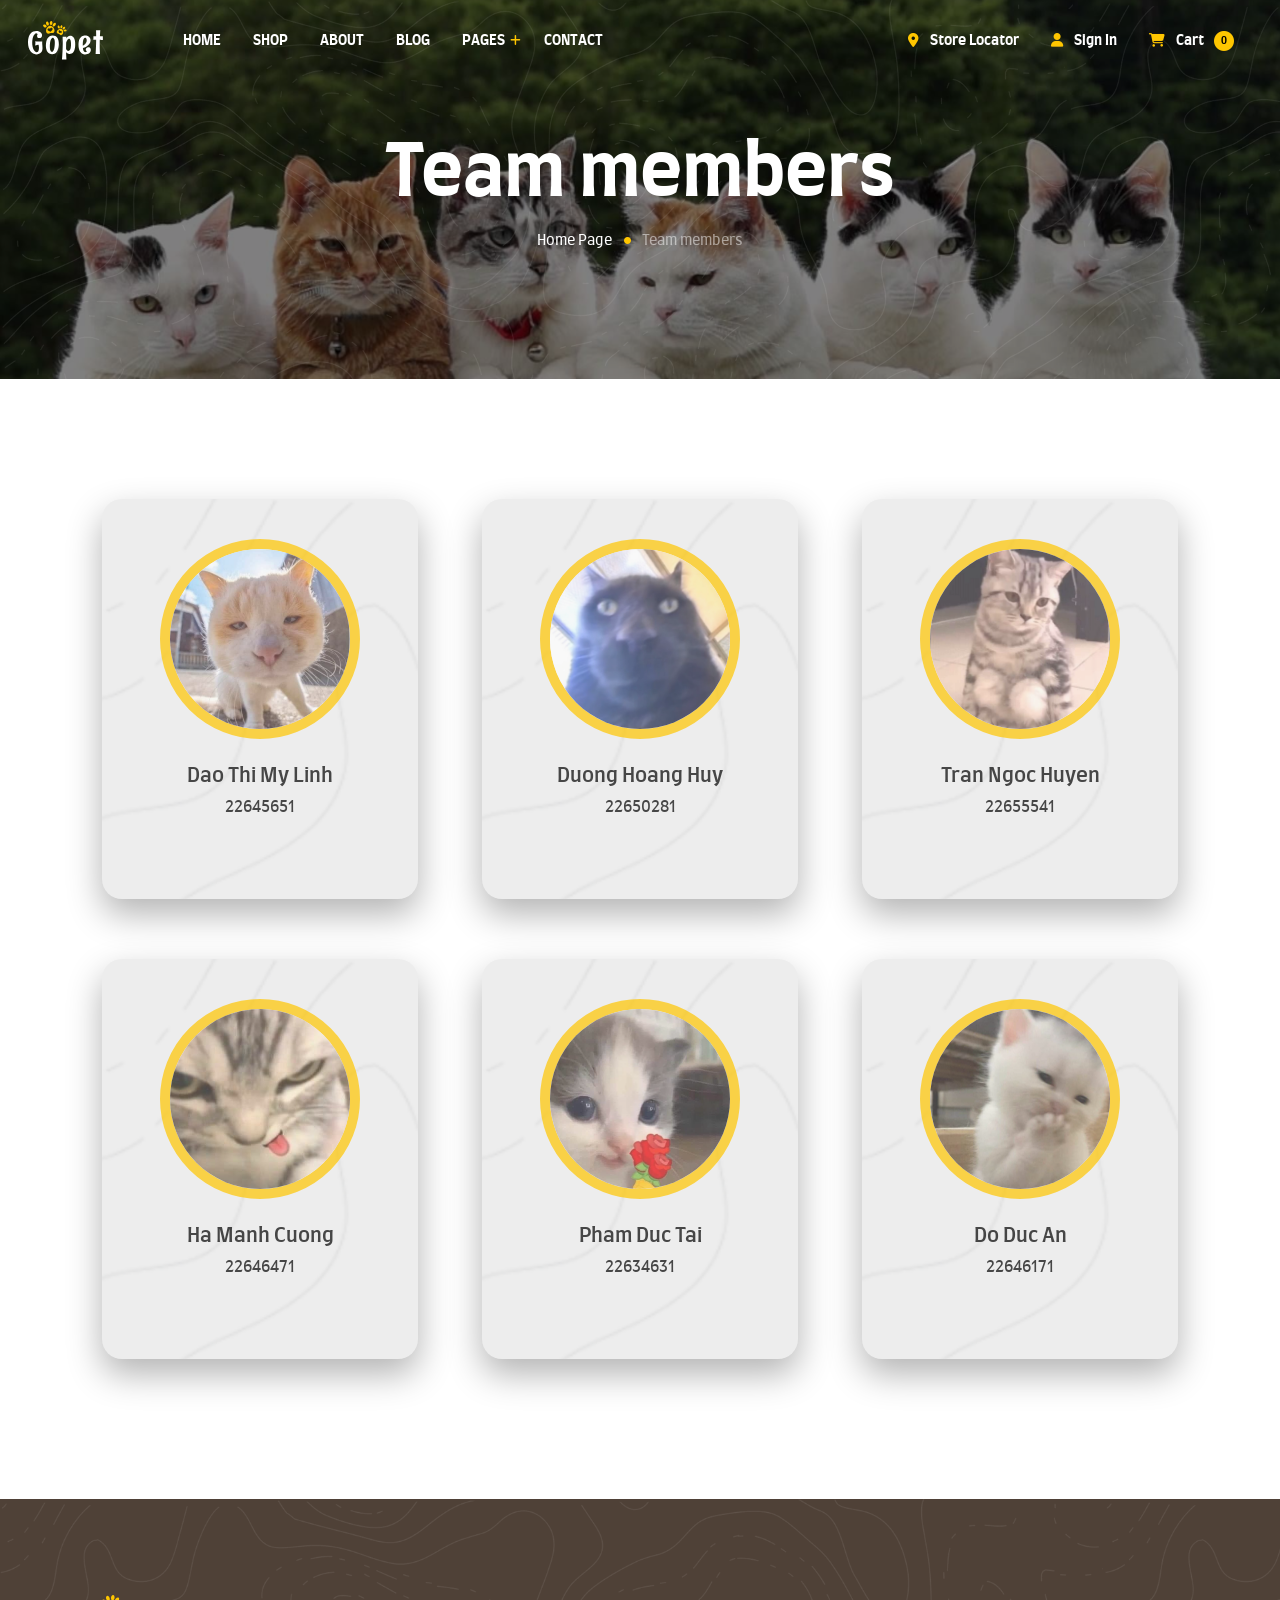
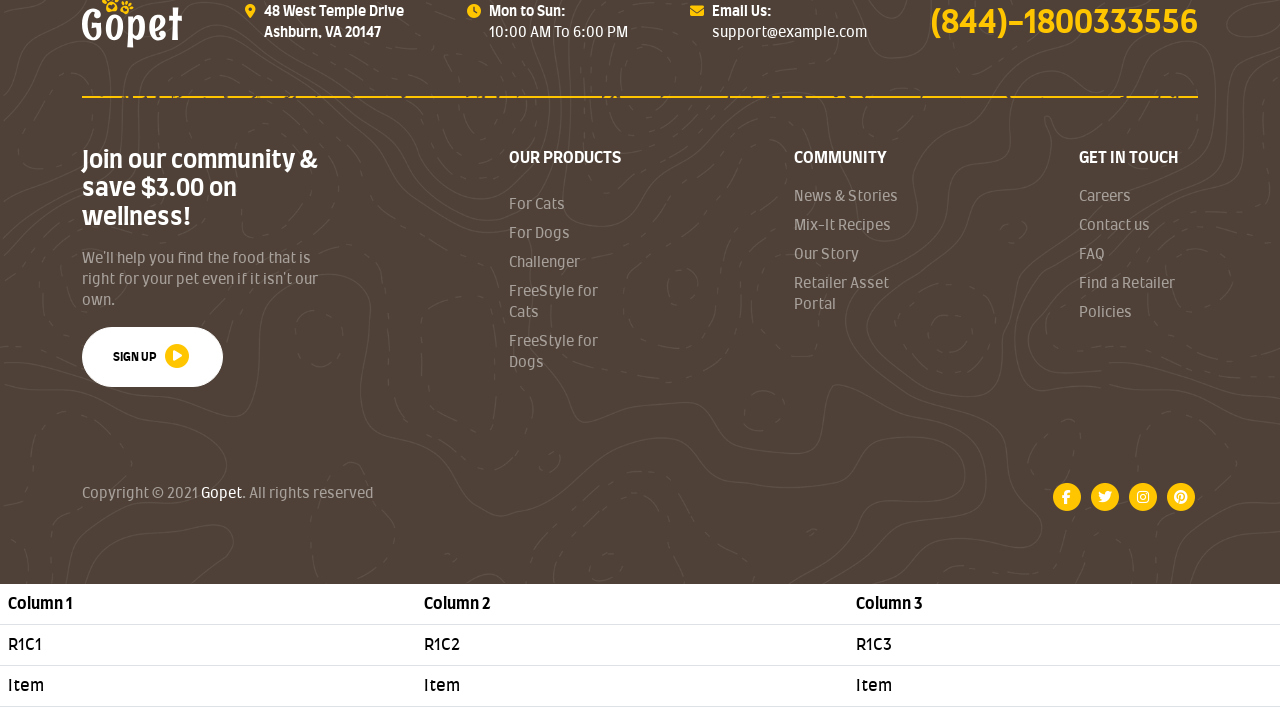
<file: team-members.html>
<!DOCTYPE html>
<html lang="en">

<head>
  <meta charset="UTF-8">
  <meta name="viewport" content="width=device-width, initial-scale=1.0">
  <title>Team Members</title>

  <!-- Bootstrap -->
  <link rel="stylesheet" href="css/bootstrap.css">

  <!-- Font Awesome -->
  <link rel="stylesheet" href="css/fontawesome.css">

  <!-- Google Fonts -->
  <link rel="stylesheet" href="css/googlefont.css">

  <!-- Custom Styles -->
  <link rel="shortcut icon" href="images/paw-decor-right.png" type="image/x-icon">
  <link rel="stylesheet" href="css/styles.css">
  <style>
    .breadcrumb-wrapper {
      background: url("/images/bg-curly-dark.png"), linear-gradient(rgba(0, 0, 0, 0.5), rgba(0, 0, 0, 0.5)), url("/images/bg-team-members.png") center center no-repeat;
      background-size: cover;
    }
  </style>
</head>

<body>
  <nav class="navbar navbar-expand-lg navbar-dark position-absolute w-100" style="font-size: 14px;">
    <div class="container-fluid">

      <!-- the hamburger -->
      <button class="navbar-toggler" type="button" data-bs-toggle="offcanvas" data-bs-target="#navbar-on-mobile">
        <span class="navbar-toggler-icon"></span>
      </button>

      <!-- the brand -->
      <a class="navbar-brand mx-auto" href="home.html">
        <img src="images/logo.svg" alt="" style="width: 75px;">
      </a>

      <!-- the cart on small screen => mobile -->
      <li class="ms-auto d-inline-block d-lg-none cart-show">
        <a class="nav-link-mobile p-0" data-bs-toggle="offcanvas" data-bs-target="#shoppingCartOffcanvas">
          <span><i class="fa-solid fa-cart-shopping text-primary"></i></span>
        </a>
      </li>

      <!-- the nav bar on large screen => desktop -->
      <div class="collapse navbar-collapse" id="navbarSupportedContent">
        <ul class="navbar-nav navbar-nav-1 ms-lg-6 mb-lg-0 fw-bold">
          <li class="nav-item">
            <a class="nav-link nav-link-hover" href="home.html">
              <span class="nav-link-hover">HOME</span>
            </a>
          </li>
          <li class="nav-item">
            <a class="nav-link nav-link-hover" href="shop.html">
              <span class="nav-link-hover">SHOP</span>
            </a>
          </li>
          <li class="nav-item">
            <a class="nav-link nav-link-hover" href="about.html">
              <span class="nav-link-hover">ABOUT</span>
            </a>
          </li>
          <li class="nav-item">
            <a class="nav-link nav-link-hover" href="blog.html">
              <span class="nav-link-hover">BLOG</span>
            </a>
          </li>
          <li class="nav-item dropdown">
            <a class="nav-link nav-link-hover dropdown-toggle" href="#" data-bs-toggle="dropdown">
              <span class="nav-link-hover">PAGES</span>
              <i class="fa-solid fa-plus md-text position-absolute"></i>
            </a>
            <ul class="dropdown-menu shadow-lg rounded-4">
              <li>
                <a class="dropdown-item" href="faq.html">
                  <span class="nav-link-hover">FAQ</span>
                </a>
              </li>
              <li>
                <img class="py-2" style="width: 150px;" src="images/footer_divide.png" alt="">
              </li>
              <li><a class="dropdown-item" href="pricing.html">Pricing</a></li>
              <li>
                <img class="py-2" style="width: 150px;" src="images/footer_divide.png" alt="">
              </li>
              <li><a class="dropdown-item" href="team-members.html">Members</a></li>
              <li>
                <img class="py-2" style="width: 150px;" src="images/footer_divide.png" alt="">
              </li>
              <li><a class="dropdown-item" href="sitemap.html">Sitemap</a></li>
            </ul>
          </li>
          <li class="nav-item">
            <a class="nav-link nav-link-hover" href="contact.html">
              <span class="nav-link-hover">CONTACT</span>
            </a>
          </li>
        </ul>
        <ul class="navbar-nav navbar-nav-2 ms-auto mb-2 mb-lg-0 fw-bold d-flex">
          <li class="nav-item">
            <a class="nav-link p-0" href="store-locator.html">
              <span class="me-2"><i class="fa-solid fa-location-dot text-primary"></i></span>
              Store Locator
            </a>
          </li>
          <li class="nav-item dropdown dropstart account">
          </li>
          <li class="nav-item">
            <a class="nav-link p-0" href="#" data-bs-toggle="offcanvas" data-bs-target="#shoppingCartOffcanvas">
              <span class="me-2"><i class="fa-solid fa-cart-shopping text-primary"></i></span>
              Cart
              <span class="fa-stack ms-1" style="font-size: 10px;">
                <i class="fas fa-circle text-primary fa-stack-2x"></i>
                <p class="fa-stack-1x text-black cart-count">0</p>
              </span>
            </a>
          </li>
        </ul>
      </div>
    </div>
  </nav>

  <!-- the shopping cart offcanvas -->
  <div class="offcanvas offcanvas-end text-black" tabindex="-1" id="shoppingCartOffcanvas"
    aria-labelledby="offcanvasLabel">
    <div class="offcanvas-header border-bottom py-4">
      <h5 class="offcanvas-title" id="offcanvasLabel">Shopping cart</h5>
      <button type="button" class="btn-close" data-bs-dismiss="offcanvas" aria-label="Close"></button>
    </div>
    <div class="offcanvas-body">
      <p class="text-black-50 text-center xxl-text">No products in the cart</p>
    </div>
  </div>

  <!-- the nav bar canvas on small screen => mobile  -->
  <div class="offcanvas offcanvas-start text-bg-light" tabindex="-1" id="navbar-on-mobile" style="z-index: 1055">
    <div class="offcanvas-header px-4 pt-4">
      <h5 class="offcanvas-title fw-bold" id="offcanvasLabel">main menu</h5>
      <button type="button" class="btn-close" data-bs-dismiss="offcanvas" aria-label="Close"></button>
    </div>
    <img class="mx-4" src="images/line-break.png" alt="" style="width: 60px;">
    <div class="offcanvas-body">
      <ul class="navbar-nav-mobile fw-bold list-group list-group-flush">
        <li class="navbar-item-mobile list-group-item p-0 py-2 mx-3">
          <a class="navbar-link-mobile text-decoration-none" href="#">HOME</a>
        </li>
        <li class="navbar-item-mobile list-group-item p-0 py-2 mx-3">
          <a class="navbar-link-mobile text-decoration-none" href="#">SHOP</a>
        </li>
        <li class="navbar-item-mobile list-group-item p-0 py-2 mx-3">
          <a class="navbar-link-mobile text-decoration-none" href="#">ABOUT</a>
        </li>
        <li class="navbar-item-mobile list-group-item p-0 py-2 mx-3">
          <a class="navbar-link-mobile text-decoration-none" href="#">BLOG</a>
        </li>
        <li class="navbar-item-mobile list-group-item p-0 py-2 mx-3">
          <a class="navbar-link-mobile text-decoration-none" href="#">PAGES</a>
        </li>
        <li class="navbar-item-mobile list-group-item p-0 py-2 mx-3">
          <a class="navbar-link-mobile text-decoration-none" href="#">CONTACT</a>
        </li>
        <li class="navbar-item-mobile list-group-item p-0 py-2 mx-3">
          <a class="navbar-link-mobile text-decoration-none" href="#">MEMBERS</a>
        </li>
        <li class="navbar-item-mobile list-group-item p-0 py-2 mx-3">
          <a class="navbar-link-mobile text-decoration-none" href="#">SITEMAP</a>
        </li>
        <li class="navbar-item-mobile list-group-item p-0 py-2 mx-3">
          <a class="navbar-link-mobile text-decoration-none p-0" href="#">
            <span class="me-2"><i class="fa-solid fa-location-dot text-primary"></i></span>
            Store Locator
          </a>
        </li>
        <li class="navbar-item-mobile list-group-item p-0 py-2 mx-3 dropdown dropstart">
          <a class="navbar-link-mobile text-decoration-none p-0" data-bs-toggle="modal" data-bs-target="#signInModal"
            href="#">
            <span class="me-2"><i class="fa-solid fa-user text-primary"></i></span>
            Sign In
          </a>
          <!-- Modal -->
          <div class="modal fade" id="signInModal" data-bs-backdrop="static" data-bs-keyboard="false"
            style="z-index: 1800;">
            <div class="modal-dialog modal-dialog-centered">
              <div class="modal-content">
                <div class="modal-header border-bottom-0    ">
                  <button type="button" class="btn-close" data-bs-dismiss="modal" aria-label="Close"></button>
                </div>
                <div class="modal-body p-0">
                  <div class="sign-in px-4 pt-3 pb-3 bg-light text-black w-100">
                    <div class="d-flex justify-content-between">
                      <h3>Sign in</h3>
                      <a href="#" class="text-primary">Create an Account</a>
                    </div>
                    <form class="mb-3">
                      <div class="mb-3">
                        <label for="username" class="form-label">Username or email <span
                            class="text-danger">*</span></label>
                        <input class="form-control text-black" type="text" id="username" placeholder="Username">
                      </div>
                      <div class="mb-3">
                        <label for="password" class="form-label">Password <span class="text-danger">*</span></label>
                        <input class="form-control text-black" type="text" id="password" placeholder="Password">
                      </div>
                      <div class="d-grid">
                        <button class="btn btn-primary fw-bold text-uppercase">
                          Login
                          <span class="fa-stack super-sm-text ms-1" style="margin-bottom: 1px;">
                            <i class="fas fa-circle fa-stack-2x text-black"></i>
                            <i class="fas fa-play fa-stack-1x text-primary"></i>
                          </span>
                        </button>
                      </div>
                    </form>
                    <div class="text-end">
                      <p class="text-primary">Lost your password?</p>
                    </div>
                  </div>
                </div>
              </div>
            </div>
          </div>
        </li>
      </ul>
    </div>
  </div>

  <section class="breadcrumb-wrapper bg-black text-white pt-8 pb-8">
    <div class="container">
      <div class="row">
        <div class="d-flex flex-column justify-content-center align-items-center gap-2">
          <!-- Change into the name of the page -->
          <h2 class="fw-bold display-2">Team members</h2>
          <div class="d-flex gap-2 lg-text">
            <a href="home.html" class="m-0 text-decoration-none link-light">Home Page</a>
            <span class="text-primary">
              <i class="fas fa-circle" style="transform: scale(0.5);"></i>
            </span>
            <!-- Change into the name of the page -->
            <p class="m-0 text-white-50">Team members</p>
          </div>
        </div>
      </div>
    </div>
  </section>


  <!-- Your code goes here -->
  <!-- Your code goes here -->
  <main class="team-members">
    <div class="container">
      <div class="row">
        <div class="col-xl-4 col-lg-4 col-md-6 col-sm-12 col-12">
          <div class="card border-0">
            <div class="card-img">
              <img src="images/hinh-1.jpg" alt="">
            </div>
            <div class="card-body p-0 pt-4">
              <h5 class="card-name">Dao Thi My Linh</h5>
              <p class="card-text">22645651</p>
            </div>
            <ul class="social m-0 p-0 ">
              <li style="--i:1" class="list-group-item">
                <a href="#"><i class="fa-brands fa-facebook-f"></i></a>
              </li>
              <li style="--i:2" class="list-group-item">
                <a href="#"><i class="fa-solid fa-envelope"></i></a>
              </li>
              <li style="--i:3" class="list-group-item">
                <a href="tel:+84"><i class="fa-solid fa-phone"></i></a>
              </li>
            </ul>
          </div>
        </div>
        <div class="col-xl-4 col-lg-4 col-md-6 col-sm-12 col-12">
          <div class="card border-0">
            <div class="card-img">
              <img src="images/hinh-3.jpg" alt="">
            </div>
            <div class="card-body p-0 pt-4">
              <h5 class="card-name">Duong Hoang Huy</h5>
              <p class="card-text">22650281</p>
            </div>
            <ul class="social m-0 p-0 ">
              <li style="--i:1" class="list-group-item">
                <a href="#"><i class="fa-brands fa-facebook-f"></i></a>
              </li>
              <li style="--i:2" class="list-group-item">
                <a href="#"><i class="fa-solid fa-envelope"></i></a>
              </li>
              <li style="--i:3" class="list-group-item">
                <a href="tel:+84"><i class="fa-solid fa-phone"></i></a>
              </li>
            </ul>
          </div>
        </div>
        <div class="col-xl-4 col-lg-4 col-md-6 col-sm-12 col-12">
          <div class="card border-0">
            <div class="card-img">
              <img src="images/hinh-2.jpg" alt="">
            </div>
            <div class="card-body p-0 pt-4">
              <h5 class="card-name">Tran Ngoc Huyen</h5>
              <p class="card-text">22655541</p>
            </div>
            <ul class="social m-0 p-0 ">
              <li style="--i:1" class="list-group-item">
                <a href="#"><i class="fa-brands fa-facebook-f"></i></a>
              </li>
              <li style="--i:2" class="list-group-item">
                <a href="#"><i class="fa-solid fa-envelope"></i></a>
              </li>
              <li style="--i:3" class="list-group-item">
                <a href="tel:+84"><i class="fa-solid fa-phone"></i></a>
              </li>
            </ul>
          </div>
        </div>
        <div class="col-xl-4 col-lg-4 col-md-6 col-sm-12 col-12">
          <div class="card border-0">
            <div class="card-img">
              <img src="images/hinh-4.jpg" alt="">
            </div>
            <div class="card-body p-0 pt-4">
              <h5 class="card-name">Ha Manh Cuong</h5>
              <p class="card-text">22646471</p>
            </div>
            <ul class="social m-0 p-0 ">
              <li style="--i:1" class="list-group-item">
                <a href="#"><i class="fa-brands fa-facebook-f"></i></a>
              </li>
              <li style="--i:2" class="list-group-item">
                <a href="#"><i class="fa-solid fa-envelope"></i></a>
              </li>
              <li style="--i:3" class="list-group-item">
                <a href="tel:+84"><i class="fa-solid fa-phone"></i></a>
              </li>
            </ul>
          </div>
        </div>
        <div class="col-xl-4 col-lg-4 col-md-6 col-sm-12 col-12">
          <div class="card border-0">
            <div class="card-img">
              <img src="images/hinh-5.jpg" alt="">
            </div>
            <div class="card-body p-0 pt-4">
              <h5 class="card-name">Pham Duc Tai</h5>
              <p class="card-text">22634631</p>
            </div>
            <ul class="social m-0 p-0 ">
              <li style="--i:1" class="list-group-item">
                <a href="#"><i class="fa-brands fa-facebook-f"></i></a>
              </li>
              <li style="--i:2" class="list-group-item">
                <a href="#"><i class="fa-solid fa-envelope"></i></a>
              </li>
              <li style="--i:3" class="list-group-item">
                <a href="tel:+84"><i class="fa-solid fa-phone"></i></a>
              </li>
            </ul>
          </div>
        </div>
        <div class="col-xl-4 col-lg-4 col-md-6 col-sm-12 col-12">
          <div class="card border-0">
            <div class="card-img">
              <img src="images/hinh-6.jpg" alt="">
            </div>
            <div class="card-body p-0 pt-4">
              <h5 class="card-name">Do Duc An</h5>
              <p class="card-text">22646171</p>
            </div>
            <ul class="social m-0 p-0 ">
              <li style="--i:1" class="list-group-item">
                <a href="#"><i class="fa-brands fa-facebook-f"></i></a>
              </li>
              <li style="--i:2" class="list-group-item">
                <a href="#"><i class="fa-solid fa-envelope"></i></a>
              </li>
              <li style="--i:3" class="list-group-item">
                <a href="tel:+84"><i class="fa-solid fa-phone"></i></a>
              </li>
            </ul>
          </div>
        </div>
      </div>
    </div>
  </main>
  <footer class="footer pt-7 pb-6 lg-text text-center text-md-start text-white">
    <div class="container">
      <div
        class="d-flex flex-wrap flex-column flex-md-row gap-5 gap-md-0 justify-content-between align-items-center mb-5">
        <img src="images/logo.svg" alt="" style="width: 100px;">
        <div class="location d-flex gap-2">
          <span><i class="fa-regular fa-location-dot text-primary"></i></span>
          <p class="fw-bold m-0">48 West Temple Drive <br> Ashburn, VA 20147 </p>
        </div>
        <div class="open-time d-flex gap-2">
          <span><i class="fa-regular fa-clock text-primary"></i></span>
          <div>
            <p class="fw-bold m-0">Mon to Sun:</p>
            <p class="m-0">10:00 AM To 6:00 PM</p>
          </div>
        </div>
        <div class="location d-flex gap-2">
          <span><i class="fa-regular fa-envelope text-primary"></i></span>
          <div>
            <p class="fw-bold m-0">Email Us:</p>
            <p class="m-0">support@example.com</p>
          </div>
        </div>
        <p class="phone-number fw-bold text-primary fs-2 m-0">(844)-1800333556</p>
      </div>
      <img class="mb-5" src="images/footer_divide.png" alt="" style="max-width: 100%;">
      <div class="row mb-7">
        <div class="col-md-3">
          <div class="mb-3">
            <h4 class="fw-bold">Join our community & save $3.00 on wellness!</h4>
          </div>
          <div class="mb-3">
            <p class="text-white-50">We'll help you find the food that is right for your pet even if it
              isn't our own.</p>
          </div>
          <div>
            <a href="#" class="btn btn-light py-3 fw-bold text-uppercase">
              Sign up
              <span class="fa-stack super-sm-text ms-1" style="margin-bottom: 2px;">
                <i class="fas fa-circle fa-stack-2x text-primary"></i>
                <i class="fas fa-play fa-stack-1x text-white"></i>
              </span>
            </a>
          </div>
        </div>
        <div class="col-md-9 mt-5 mt-md-0">
          <div class="row gap-5 gap-md-0">
            <div class="offset-md-2 col-md-2">
              <div class="mb-4">
                <p class="fw-bold text-uppercase xl-text">Our Products</p>
              </div>
              <ul class="list-unstyled vstack gap-2">
                <li><a href="#" class="text-white-50 text-decoration-none">For Cats</a></li>
                <li><a href="#" class="text-white-50 text-decoration-none">For Dogs</a></li>
                <li><a href="#" class="text-white-50 text-decoration-none">Challenger</a></li>
                <li><a href="#" class="text-white-50 text-decoration-none">FreeStyle for Cats</a></li>
                <li><a href="#" class="text-white-50 text-decoration-none">FreeStyle for Dogs</a></li>
              </ul>
            </div>
            <div class="offset-md-2 col-md-2">
              <div class="mb-3">
                <p class="fw-bold text-uppercase xl-text">Community</p>
              </div>
              <ul class="list-unstyled vstack gap-2">
                <li><a href="#" class="text-white-50 text-decoration-none">News & Stories</a></li>
                <li><a href="#" class="text-white-50 text-decoration-none">Mix-It Recipes</a></li>
                <li><a href="#" class="text-white-50 text-decoration-none">Our Story</a></li>
                <li><a href="#" class="text-white-50 text-decoration-none">Retailer Asset Portal</a>
                </li>
              </ul>
            </div>
            <div class="offset-md-2 col-md-2">
              <div class="mb-3">
                <p class="fw-bold text-uppercase xl-text">Get in touch</p>
              </div>
              <ul class="list-unstyled vstack gap-2">
                <li><a href="#" class="text-white-50 text-decoration-none">Careers</a></li>
                <li><a href="#" class="text-white-50 text-decoration-none">Contact us</a></li>
                <li><a href="#" class="text-white-50 text-decoration-none">FAQ</a></li>
                <li><a href="#" class="text-white-50 text-decoration-none">Find a Retailer</a></li>
                <li><a href="#" class="text-white-50 text-decoration-none">Policies</a></li>
              </ul>
            </div>
          </div>
        </div>
      </div>
      <div class="row">
        <div class="col-12 d-flex flex-column flex-md-row">
          <p class="text-white-50">Copyright &copy; 2021 <span class="text-white">Gopet</span>. All rights
            reserved</p>
          <div class="ms-md-auto">
            <a href="#" class="text-decoration-none">
              <span class="fa-stack">
                <i class="fas fa-circle fa-stack-2x text-primary"></i>
                <i class="fab fa-facebook-f fa-stack-1x text-white"></i>
              </span>
            </a>
            <a href="#" class="text-decoration-none">
              <span class="fa-stack">
                <i class="fas fa-circle fa-stack-2x text-primary"></i>
                <i class="fab fa-twitter fa-stack-1x text-white"></i>
              </span>
            </a>
            <a href="#" class="text-decoration-none">
              <span class="fa-stack">
                <i class="fas fa-circle fa-stack-2x text-primary"></i>
                <i class="fab fa-instagram fa-stack-1x text-white"></i>
              </span>
            </a>
            <a href="#" class="text-decoration-none">
              <span class="fa-stack">
                <i class="fas fa-circle fa-stack-2x text-primary"></i>
                <i class="fab fa-pinterest fa-stack-1x text-white"></i>
              </span>
            </a>
          </div>
        </div>
      </div>
    </div>
  </footer>

  <div class="table-responsive">
    <table class="table">
      <thead>
        <tr>
          <th scope="col">Column 1</th>
          <th scope="col">Column 2</th>
          <th scope="col">Column 3</th>
        </tr>
      </thead>
      <tbody>
        <tr class="">
          <td scope="row">R1C1</td>
          <td>R1C2</td>
          <td>R1C3</td>
        </tr>
        <tr class="">
          <td scope="row">Item</td>
          <td>Item</td>
          <td>Item</td>
        </tr>
      </tbody>
    </table>
  </div>


  <script src="js/jquery.js"></script>
  <script src="js/bootstrap.bundle.min.js"></script>
  <script src="js/data-products.js"></script>
  <script src="js/shopping-cart.js"></script>
  <script src="js/show-acccount.js"></script>
</body>

</html>
</file>
<file: css/googlefont.css>
@font-face {
    font-family: 'Farro';
    font-weight: 300;
    src: url('../webfonts/farro-light-webfont.woff2') format('woff2'),
        url('../webfonts/farro-light-webfont.woff') format('woff');
}

@font-face {
    font-family: 'Farro';
    font-weight: 400;
    src: url('../webfonts/farro-regular-webfont.woff2') format('woff2'),
        url('../webfonts/farro-regular-webfont.woff') format('woff');
}

@font-face {
    font-family: 'Farro';
    font-weight: 500;
    src: url('../webfonts/farro-medium-webfont.woff2') format('woff2'),
        url('../webfonts/farro-medium-webfont.woff') format('woff');
}

@font-face {
    font-family: 'Farro';
    font-weight: 700;
    src: url('../webfonts/farro-bold-webfont.woff2') format('woff2'),
        url('../webfonts/farro-bold-webfont.woff') format('woff');
}
</file>
<file: css/styles.css>
/* Tai */
/* -------------------------------------home.html---------------------------------------- */
.sm-text {
    font-size: 6px !important;
}

.md-text {
    font-size: 12px !important;
}

.lg-text {
    font-size: 14px !important;
}

.xl-text {
    font-size: 16px !important;
}

.xxl-text {
    font-size: 20px !important;
}

.border-grey {
    color: #d3d3d3;
}

.fixed-width {
    width: 100px !important;
}

::selection {
    color: #fff;
    background-color: var(--bs-primary);
}

.navbar-scroll-effect {
    background-color: rgba(26, 26, 26, 0.8);
    box-shadow: 0 4px 6px rgba(0, 0, 0, 0.1), 0 1px 3px rgba(0, 0, 0, 0.08);
    transition: all 200ms ease-in-out;
}

.header-img-1 {
    transform: rotate(15deg);
}

.header-img-2 {
    transform: rotate(-7deg) translateY(-50px);
}

.header-img-3 {
    top: -50px;
    left: -60px;
}

.details-1-bg-1 {
    top: 200px;
    right: 0;
}

.details-1-bg-2 {
    bottom: 100px;
    left: 0;
}

.statistic-img-1 {
    left: 20px;
    bottom: 0;
}

.statistic-img-2 {
    right: 50px;
    top: 0;
}

.process-img-1 {
    top: 50px;
    left: 100px;
}

.process-img-2 {
    bottom: 0;
    right: 0;
}

.philosiphy-img-1 {
    top: 50px;
    right: 250px;
}

.philosiphy-img-2 {
    right: 0;
    width: 150px;
}

.arrow-decor {
    bottom: 20px;
    right: -250px;
}

.quote-img {
    left: 50%;
    transform: translateX(-50%);
    width: 46%;
}

.subscribe-img {
    bottom: 0;
    left: 50%;
    transform: translateX(-50%);
    max-width: 100%;
}

.header {
    background: url("/images/header-bg-curly.png"),
        linear-gradient(rgba(0, 0, 0, 0.4), rgba(0, 0, 0, 0.4)),
        url("/images/peakpx.jpg") center center no-repeat;
    background-size: cover;
}

.details-1 {
    --clr-background: #ededed;
    background: url("/images/8.png"),
        linear-gradient(var(--clr-background), var(--clr-background));
    background-size: cover;
}

.details-2 {
    --clr-background: #e6e6e0;
    background: url("/images/8.png"),
        linear-gradient(var(--clr-background), var(--clr-background));
    background-size: cover;
}

.statistics {
    --clr-background: #157f64;
    background: url("/images/5.png"),
        linear-gradient(var(--clr-background), var(--clr-background));
    background-size: cover;
}

.process {
    --clr-background: #ededed;
    background: url("/images/8.png"),
        linear-gradient(var(--clr-background), var(--clr-background));
    background-size: cover;
}

.philosophy {
    --clr-background: #ededed;
    background: url("/images/8.png"),
        linear-gradient(var(--clr-background), var(--clr-background));
    background-size: cover;
}

.ytb-video-body {
    background: url("/images/header-bg-curly.png"),
        url("/images/ytb-play-bg.jpg") center center no-repeat;
    background-size: cover;
}

.experts {
    --clr-background: #e6e6e0;
    background: url("/images/8.png"),
        linear-gradient(var(--clr-background), var(--clr-background));
    background-size: cover;
}

.subscribe-body {
    --clr-background: #157f64;
    background: url("/images/5.png"),
        linear-gradient(var(--clr-background), var(--clr-background));
    background-size: cover;
}

.blog-post {
    --clr-background: #ededed;
    background: url("/images/8.png"),
        linear-gradient(var(--clr-background), var(--clr-background));
    background-size: cover;
}

.footer {
    --clr-background: #4f4137;
    background: url("/images/header-bg-curly.png"),
        linear-gradient(var(--clr-background), var(--clr-background));
    background-size: cover;
}

/* Define keyframes for the animation */
@keyframes border-grow {
    from {
        transform: scaleX(0);
    }

    to {
        transform: scaleX(1);
    }
}

.nav-link {
    margin-inline: 1rem;
    padding: 0.5rem 0;
}

.nav-link .nav-link-hover {
    position: relative;
    border-bottom: 1px solid transparent;
}

.nav-link .nav-link-hover::after {
    content: "";
    position: absolute;
    bottom: -2px;
    left: 0;
    width: 100%;
    height: 1px;
    background-color: var(--bs-primary);
    transform-origin: left;
    transform: scaleX(0);
    transition: transform 0.3s ease;
}

.nav-link .nav-link-hover:hover::after {
    animation: border-grow 0.3s forwards;
}

/* Custom CSS to adjust the positioning of the dropdown menu */
.dropdown.dropstart {
    position: relative !important;
}

.dropdown.dropstart .dropdown-menu {
    position: absolute !important;
    top: 200% !important;
    right: 0;
}

.dropdown-toggle::before {
    display: none !important;
}

.offcanvas {
    max-width: 80%;
}

.offcanvas-body {
    display: flex;
    flex-direction: column;
    justify-content: space-between;
}

.btn:hover .fa-stack {
    transform: scale(1.5);
    /* Adjust the scale factor as needed */
    transition: transform 0.2s ease;
    /* Add transition for smooth animation */
}

.navbar-nav-1 .dropdown:hover .dropdown-menu {
    display: block;
}

.navbar-nav-1 .dropdown-menu {
    top: 100% !important;
    left: 1rem !important;
    padding: 1.5rem 2rem;
}

.navbar-nav-1 .dropdown-item {
    padding: 0;
    display: flex;
    align-items: center;
    gap: 0.5rem;
    position: relative;
}

.navbar-nav-1 .dropdown-item:hover {
    background-color: white !important;
    font-weight: bold;
}

.navbar-nav-1 .dropdown-item:hover::before {
    content: "\f111";
    color: var(--bs-primary);
    font-family: "Font Awesome 6 Free";
    font-weight: 900;
    font-size: 0.5rem;
}

.fa-plus {
    top: 50%;
    padding: 0 2px;
    transform: translateY(-50%);
    font-size: 10px;
    color: var(--bs-primary);
}

.navbar-nav-1 .dropdown-toggle::after {
    border: none !important;
}

.navbar-nav-1 .dropdown-item {
    font-size: 14px !important;
    font-weight: 500;
}

.product-block {
    position: relative;
    transition: all 0.3s ease;
    height: 100%;
    padding: 55px 20px;
    border-radius: 20px;
    overflow: visible;
    z-index: 9;
    background-color: #fff;
}

.product-block:hover::before {
    border-color: var(--bs-primary);
}

.product-block::before {
    content: "";
    position: absolute;
    top: 0;
    left: 0;
    width: 100%;
    height: 100%;
    border-radius: 20px;
    border: 4px solid transparent;
    -webkit-mask-box-image: url("/images/border-product.svg");
    z-index: 99;
    pointer-events: none;
}

.group-action {
    top: 50%;
    left: 50%;
    transform: translateX(-50%) translateY(-50%);
}

.add-to-cart {
    bottom: 1rem;
    left: 50%;
    transform: translateX(-50%);
}

.shop-action {
    display: flex;
}

.product-detail-button,
.wish-list-button {
    font-size: 25px;
}

.product-detail-button .fa-link,
.wish-list-button .fa-heart,
.wish-list-button .fa-refresh {
    font-size: 15px;
}

.product-detail-button:hover .fa-circle,
.wish-list-button:hover .fa-circle {
    color: var(--bs-primary) !important;
}

/* animation */
.product-image-container {
    position: relative;
}

.group-action {
    position: absolute;
    height: 100%;
    width: 100%;
    opacity: 0;
    transition: 0.6s;
}

.group-action {
    display: flex;
    justify-content: center;
    align-items: center;
}

.product-block {
    position: relative;
}

.add-to-cart {
    position: absolute;
    height: 100%;
    width: 100%;
    opacity: 0;
    transition: 0.6s;
    background: rgba(255, 255, 255, 0.5);
}

.add-to-cart {
    display: flex;
    justify-content: center;
    align-items: end;
}

.product-block:hover .add-to-cart,
.product-block:hover .group-action {
    opacity: 1;
}

@media (max-width: 992px) {
    .navbar-brand {
        position: absolute;
        left: 50%;
        transform: translateX(-50%);
    }

    .header-heading {
        font-size: 2.3rem;
        text-align: center;
    }

    .header-img-3 {
        width: 80px;
        top: -35px;
        left: -10px;
    }

    .statistic-img-1 {
        max-width: 200px;
        left: 10px;
    }

    .statistic-img-2 {
        max-width: 200px;
        right: 10px;
    }

    .ytb-video .modal-body {
        height: 200px !important;
    }
}

/* An */
/* ---------------------------------------blog.html && blog-detail.html-------------------- --*/
.section_container {
    max-width: 1400px;
}

#post-wrapper {
    list-style: none;
    padding-left: 0;
}

.card {
    position: relative;
}

.card-info {
    font-size: 12px;
}

.card .category {
    background-color: var(--bs-warning-bg-subtle);
}

.card .author::after {
    content: "|";
}

.card .category:hover {
    background-color: var(--bs-primary) !important;
}

.author:hover,
.time:hover {
    color: black !important;
}

.card-title:hover {
    color: var(--bs-primary);
}

.tag a:hover {
    color: var(--bs-primary) !important;
}

.card .btn {
    position: absolute;
    bottom: -20px;
    transition: 1s;
}

.card .btn i {
    position: relative;
}

.card .btn:hover i {
    transform: scale(1.3);
    transition: 0.3s;
}

.widget-wrapper {
    background-image: url("../images/bg-curly.png");
    background-color: rgb(237, 237, 237);
    padding: 40px;
}

.widget {
    padding-bottom: 20px;
}

.widget-wrapper ul {
    list-style: none;
}

.widget-wrapper li a {
    text-decoration: none;
    color: black !important;
}

.widget-searchbar form {
    width: 100%;
    height: 50px;
    position: relative;
}

.widget-searchbar input {
    width: 100%;
    height: 100%;
}

.widget-searchbar .btn {
    position: absolute;
    right: 0;
    top: 0;
    height: 50px;
    font-size: inherit;
}

.widget-categories li:hover i {
    transform: scale(1.3);
    transition: 0.3s;
}

.widget-recents_post li {
    margin-left: -20px;
    height: 100px;
    display: flex;
    flex-direction: row;
}

.widget-recents_post li a span:hover {
    text-decoration: underline;
}

.widget-recents_post li img {
    object-fit: cover;
    border-radius: 50%;
    width: 80px;
    height: 80px;
    margin-right: 10px;
}

.widget-tags .tag:hover {
    background-color: var(--bs-primary) !important;
}

.widget-ads .ads-wrapper {
    height: 400px;
    background-image: url("../images/ads-img.png");
    background-repeat: no-repeat;
    background-size: cover;
    background-position: center;
}

.widget-ads .discount {
    color: rgb(255, 115, 0);
}

.widget-ads .btn:hover {
    background-color: white;
    border-color: white;
}

.widget-ads .btn:hover i {
    transform: scale(1.3);
    transition: 0.3s;
}

.pagination-wrapper a.active {
    border-bottom: 2px solid black;
    color: black !important;
}

.comment {
    width: 100%;
}

.comment-author a:hover {
    color: var(--bs-primary) !important;
}

.comment-box button:hover i {
    transform: scale(1.3);
    transition: 0.3s;
}

.post-comment .btn:hover i {
    transform: scale(1.3);
    transition: 0.3s;
}

/* cuong */
/* ----------------------------- shop.html && shop-details.html ------------------------------------------*/
/* common */
.shop__sidebar__title {
    border-bottom: 3px solid rgb(255, 174, 0);
    font-size: 20px;
    cursor: pointer;
}

.z-index-999 {
    z-index: 999 !important;
}

.heart-selected {
    /* background-color: red !important;
  color: white !important; */
    color: var(--bs-danger) !important;
}

/* ---break--- */
.main__shop {
    font-family: "Farro", sans-serif;
    padding: 80px 0px;
}

.shop__sidebar__icon-select {
    cursor: pointer;
    width: 16px;
    height: 16px;
}

.shop__sidebar__text {
    font-size: 14px;
    transition: all 0.5s linear;
    cursor: pointer;
    margin: 0;
}

.shop__sidebar__text:hover {
    text-decoration: underline;
}

.category__dropdown-icon {
    font-size: 12px;
}

.category-selected,
.brand-selected {
    text-decoration: underline;
}

.category__icon-selected,
.brand__icon-selected {
    color: white;
    background-color: rgb(255, 174, 0);
    font-size: 12px;
    border: none !important;
}

.category__icon-selected i {
    padding: 3px;
}

.brand__icon-selected i {
    padding: 3px;
}

/* filter */
.range-main {
    margin-top: 20px;
    position: relative;
    width: 100%;
    background-color: rgb(192, 190, 190);
    height: 10px;
    border-radius: 20px;
}

/* .range__value-start {
  position: absolute;
  top: 0;
  transform: translateY(-100%);
  left: -10px;
  -webkit-appearance: none;
  width: 100%;
  height: 10px;
  background: transparent; 
  border-radius: 5px;
  outline: none;
  margin: 10px 0;
  z-index: 10;
}


.range__value-start::-webkit-slider-thumb {
  -webkit-appearance: none;
  width: 20px;
  height: 20px;
  background: #fff; 
  border-radius: 50%;
  cursor: pointer;
  border: 2px solid black;
}
.range__value-end {
  position: absolute;
  top: 0;
  transform: translateY(-100%);
  left: 0;
  -webkit-appearance: none;
  width: 100%;
  height: 10px;
  background: transparent; 
  border-radius: 5px;
  outline: none;
  margin: 10px 0;
  z-index: 10;
}


.range__value-end::-webkit-slider-thumb {
  -webkit-appearance: none;
  width: 20px;
  height: 20px;
  background: #fff; 
  border-radius: 50%;
  cursor: pointer;
  border: 2px solid black;
}
.range-black {
  background-color: black;
  position: absolute;
  height: 100%;
  z-index: 9;
  width: 98%;
} */
.font-25px {
    font-size: 25px;
}
.range__value {
    cursor: pointer;
    width: 20px;
    height: 20px;
    border-radius: 50%;
    border: 2px solid black;
    background-color: white;
    position: absolute;
    top: 50%;
    transform: translateY(-50%);
    z-index: 99;
}

.range__value-start {
    left: 0;
}

.range__value-end {
    right: 0;
}

.range__black {
    position: absolute;
    top: 0;
    left: 10px;
    height: 100%;
    width: calc(100% - 20px);
    z-index: 10;
    background-color: black;
}

.range__price {
    font-size: 12px;
}

.filter__btn {
    border: none;
    outline: none;
    background-color: white;
    text-decoration: underline;
}

/* products */
.product__img-wrapper {
    cursor: pointer;
    width: 85px;
    height: 85px;
}

.product__name {
    color: black;
    text-decoration: none;
}

.product__name:hover {
    text-decoration: underline;
    color: rgb(255, 174, 0);
    font-weight: 500;
}

.product__group-prices {
    display: flex;
    align-items: center;
    gap: 10px;
    font-weight: 700;
}

.real__price {
    font-size: 14px;
    color: gray;
    text-decoration: line-through;
}

.sale__price {
    color: rgb(255, 123, 0);
}

.product__new__sale__btn {
    border: none;
    outline: none;
}

.product__new__sale__btn:hover {
    background-color: #fff;
    border: none;
    outline: none;
}

.product__new__sale {
    background-image: url(../images/Shop-sidebar.png);
    width: 300px;
    height: 400px;
    border-radius: 10px;
}

.percent__discount {
    font-size: 50px;
    font-weight: 600;
    color: rgb(255, 81, 0);
    padding: 10px 30px;
}

.product__new__sale__logan {
    font-size: 20px;
    color: white;
    padding: 0 26px;
}

.product__new__sale__btn {
    margin-left: 35px;
    margin-top: 20px;
    height: 55px;
    padding-top: 20px !important;
}

.cart-selected {
    background-color: rgb(255, 174, 0) !important;
}

.cart-selected span {
    display: none;
}

.cart-selected a {
    display: block !important;
    text-decoration: none;
}

/* list product */
.view-selected {
    color: black;
}

.wishlist span,
.wishlist i {
    pointer-events: none;
}

.wishlist--active {
    background-color: #a5a5a5;
}

.wishlist--active i {
    color: red;
}

.list-products__header {
    padding-bottom: 12px;
    border-bottom: 1px solid rgb(192, 190, 190);
}

.list-products__header__sort {
    font-size: 14px;
}

.options__select {
    background-color: white;
    border: none;
    outline: none;
    width: 150px;
}

.list-products__body-table {
    display: grid;
    grid-template-columns: repeat(3, 1fr);
    padding-bottom: 60px;
    gap: 100px 50px;
    border-bottom: 1px solid rgb(192, 190, 190);
}

.products-item {
    display: flex;
    flex-direction: column;
    position: relative;
    align-items: center;
    padding: 20px 20px 80px;
}

.product__actions {
    position: relative;
    color: black;
    text-decoration: none;
    cursor: pointer;
}

.product__actions__group-1 {
    position: absolute;
    top: 40%;
    transform: translateY(-50%);
    z-index: 999;
}

.product__actions__group-2 {
    position: absolute;
    bottom: 30px;
    z-index: 999;
}

.products-item:hover .product__actions {
    z-index: 100 !important;
    transform: translateY(0px) !important;
    opacity: 1 !important;
    visibility: visible !important;
    transition: all 0.5s linear;
}

.product-item-discount {
    display: block;
    position: absolute;
    top: 10px;
    left: 10px;
    padding: 5px 15px;
    z-index: 10;
    background-color: red;
    color: white;
    font-weight: 500;
    border-radius: 20px;
}

.product-item-img {
    width: 100%;
    height: auto;
    object-fit: cover;
}

.product-item-name {
    font-size: 18px;
    text-align: center;
}

.pagination {
    margin-top: 30px;
    font-size: 14px;
    display: flex;
    gap: 10px;
}

.pagination-num,
.pagination-next,
.pagination-pre {
    padding: 5px;
    cursor: pointer;
}

.pagination-num:hover,
.pagination-next:hover,
.pagination-pre:hover,
.pagination-num--active {
    border-bottom: 1px solid black;
}

.list-products__body-list {
    display: grid;
    grid-template-columns: repeat(1, 1fr);
    row-gap: 40px;
}

.products__body-list__item__left {
    margin: 0 auto;
    flex-shrink: 0;
    width: 230px;
    height: 230px;
}

.products__body-list__item__left img {
    width: 100%;
    height: 100%;
    object-fit: cover;
}

.list-products__item__categories {
    font-size: 12px;
    color: rgb(192, 190, 190);
}

.list-products__item__name {
    cursor: pointer;
    color: black;
    text-decoration: none;
    font-size: 20px;
}

.list-products__item__name:hover {
    color: rgb(255, 174, 0);
}

.list-products__item__desc {
    color: gray;
}

.product__actions i {
    cursor: pointer;
    padding: 15px;
    background-color: #fff;
    border: 1px solid rgb(192, 190, 190);
    border-radius: 50%;
}

.product__actions a {
    cursor: pointer;
    padding: 15px;
    background-color: #fff;
    border: 1px solid rgb(192, 190, 190);
    border-radius: 50%;
    text-decoration: none;
    color: black;
}

.filter-on-table-mobile {
    cursor: pointer;
}

.filter-on-table-mobile-sidebar {
    opacity: 0;
    visibility: hidden;
    background-color: white;
    width: 300px;
    border: 2px solid gray;
    padding: 0px;
    border-radius: 20px;
    top: 30px;
    left: 0;
    overflow: hidden;
    transition: all 0.5s linear;
}

.filter-on-table-mobile-sidebar--active {
    height: auto;
    opacity: 1;
    visibility: visible;
    padding: 20px;
}

.close-filter-on-table-mobile-sidebar {
    z-index: 999;
}
.direction {
    display: flex;
    align-items: center;
    gap: 10px;
}
.direction-link {
    border: none;
    outline: none;
    font-size: 20px;
    font-weight: 600;
    background-color: white;
}

.direction-link:hover {
    color: rgb(255, 174, 0);
}

.direction-link--active {
    color: rgb(255, 174, 0);
}

.product-details__content-left__img {
    transition: all 1s linear;
}

.product-details__content-left__img-wrapper:hover img {
    scale: 0.9;
}

.list-related {
    display: grid;
    grid-template-columns: repeat(4, 1fr);
}

/* reponsive */

@media screen and (min-width: 1023.998px) {
    .filter-on-table-mobile {
        display: none;
        color: #00000074;
    }

    .wishlist-on-mobile {
        display: none;
    }
}

@media screen and (max-width: 1024px) and (min-width: 766.998px) {
    .shop__sidebar {
        display: none;
    }

    .shop__list-products {
        flex-grow: 1;
    }

    .products-item {
        text-align: center;
    }

    .wishlist-on-pc {
        display: none;
    }

    .filter-on-table-mobile {
        display: block;
    }

    .product-details__content {
        flex-direction: column;
        align-items: center;
    }

    .product__group-prices {
        font-size: 20px;
    }

    .product-details__content-right {
        width: 500px;
    }

    .product-details__content-left__img {
        width: 80% !important;
        display: block;
        margin: 0 auto;
    }

    .product-details__name,
    .product-details__desc {
        text-align: left;
    }

    .list-related {
        grid-template-columns: repeat(3, 1fr);
    }
}

@media screen and ((max-width: 767px) and (min-width:449.9998px)) {
    .list-products__body-list__item {
        flex-direction: column;
        align-items: center;
    }

    .shop__sidebar {
        display: none;
    }

    .list-products__body-table {
        grid-template-columns: repeat(2, 1fr);
        gap: 40px !important;
    }

    .info-view {
        display: none;
    }

    .wishlist-on-pc {
        display: none;
    }

    .product-details__content-right {
        align-items: center;
        width: 500px !important;
        max-width: 100%;
    }

    .product-details__content-left {
        width: 450px;
        max-width: 100%;
    }

    .product-details__content-left__img {
        width: 100% !important;
        display: block;
        margin: 0 auto;
    }

    .product-details__content {
        flex-direction: column;
        align-items: center;
    }

    .product__group-prices {
        font-size: 20px;
    }

    .product-details__actions {
        padding: 10px !important;
    }

    .list-related {
        gap: 30px !important;
    }
}

@media screen and ((max-width: 450px)) {
    .filter-on-table-mobile {
        display: none;
    }

    .list-products__body-list__item {
        flex-direction: column;
        align-items: center;
    }

    .shop__sidebar {
        display: none;
    }

    .list-products__body-table {
        grid-template-columns: repeat(1, 1fr);
    }

    .info-view {
        display: none;
    }

    .wishlist-on-pc {
        display: none;
    }

    .product-details__content {
        flex-direction: column;
        align-items: center;
    }

    .product-details__content-right {
        width: 100% !important;
    }

    /* .product-details__content-left {} */

    .product-details__content-left__img {
        width: 80% !important;
        display: block;
        margin: 0 auto;
    }

    .product-details__content {
        flex-direction: column;
        align-items: center;
        text-align: center;
    }

    .product__group-prices {
        font-size: 20px;
    }

    .product-details__actions {
        padding: 0 !important;
        border: none !important;
        max-width: 100% !important;
        justify-content: space-between;
    }

    .product-details__name,
    .product-details__desc {
        width: 100% !important;
        text-align: center !important;
        max-width: 100% !important;
    }

    .product-item-img-related {
        width: 80%;
    }

    .cart-show-fix {
        gap: 0 !important;
    }
}

/* huy */
/* ------------------------------------------------ pricing.html && faq.html ---------------------------------------------------------*/

.price {
    left: 50%;
    top: 50%;
    transform: translateX(-50%) translateY(-50%);
}

.quality {
    cursor: pointer;
}

.quality:hover .fa-circle {
    color: #3dd84d !important;
}

.quality:hover .ms-2 {
    color: var(--bs-primary) !important;
}

/* FAQ Page */

.accordion-button::after {
    display: none;
}

/* unset box shadow and background color */
.accordion-item {
    border-bottom: none !important;
}

.accordion-button {
    box-shadow: none !important;
    background-color: transparent !important;
}

.accordion-button:focus {
    box-shadow: none !important;
}

.accordion-button:focus .fa-circle {
    color: var(--bs-primary) !important;
}

.accordion-button:focus p {
    color: #000;
}

.accordion-item:has(> .show) .accordion-button .fa-circle {
    color: var(--bs-primary) !important;
}

.accordion-item:has(> .show) .accordion-button p {
    color: black !important;
}

.faq-decor-1 {
    right: 0;
    top: 50%;
    transform: translateY(-50%);
}

.faq-decor-2 {
    left: 0;
    bottom: 5%;
}

/* Linh */
/* ----------------------------------------------contact.html && about.html -------------------------------------------------------------- */
ul {
    list-style-type: none;
    padding: 0;
    margin: 0;
}

/* Contact */
#contact .section-one {
    padding: 90px 0 35px 0;
}

#contact .section-one .box {
    height: 100%;
    background-image: url("../images/contact_us_bg.png");
    padding: 40px 50px;
    border-radius: 20px;
    background-repeat: no-repeat;
    background-position: center;
    background-size: cover;
    display: flex;
    overflow: hidden;
}

#contact .section-one .block {
    margin-bottom: 40px;
}

#contact .list-group {
    border: none;
    background-color: none !important;
}

#contact .box .icon {
    margin-right: 20px;
    /* width: 20%; */
}

#contact .section-one .right {
    width: 70%;
}

#contact .box .icon i {
    font-size: 50px;
    color: var(--bs-primary);
}

#contact .box:hover i {
    transition: 0.3s;
    transform: scale(0.9);
}

#contact .box .right .title {
    font-size: 24px;
    font-weight: 900;
}

#contact .box .right .list-group-item {
    font-size: 16px;
    font-weight: 500;
    line-height: 26px;
    color: #666666;
}

#contact .section-one .decs p {
    text-align: center;
    font-size: 12px;
    font-weight: 400px;
    line-height: 20px;
    max-width: 595px;
    color: #666666;
}

#contact .section-one .decs {
    text-align: center;
    display: flex;
    justify-content: center;
    width: 100%;
}

@media (max-width: 1200px) {
    #contact .section-one .box {
        padding: 40px 20px;
    }

    #contact .section-one .icon {
        margin-right: 40px;
    }
}

@media (max-width: 1140px) {
}

@media (max-width: 992px) {
    #contact .section-one .box {
        padding: 20px 18px;
    }

    #contact .section-one .icon {
        margin-right: 8px;
    }

    #contact .section-one .icon i {
        font-size: 40px;
    }
}

@media (max-width: 768px) {
    #contact .section-one .box {
        flex-direction: column;
        align-items: center;
        justify-content: center;
        padding-left: 0;
        padding-right: 0;
    }

    #contact .section-one .icon {
        margin-right: 0;
        margin-bottom: 25px;
    }

    #contact .section-one .icon i {
        font-size: 50px;
    }

    #contact .section-one .right {
        text-align: center;
    }
}

/* End Section One */

/* Section Two */
#contact .section-two .form .tHead {
    display: flex;
    flex-direction: column;
    align-items: center;
    background-image: url("../images/contact_decor_2.png");
    background-repeat: no-repeat;
    padding-top: 30px;
}

#contact .section-two .form .tHead .title {
    font-size: 47px;
    font-weight: bold;
}

#contact .section-two .form .tHead .decs {
    color: #666666;
    margin-bottom: 50px;
}

#contact .section-two .form {
    padding: 60px 210px 90px 210px;
    border: 3px solid var(--bs-gray-300);
    border-radius: 20px;
    background-image: url("../images/contact_decor.png");
    background-repeat: no-repeat;
    background-position: center right;
}

#contact .section-two .form input {
    width: 100%;
    padding: 17px 27px;
    border-radius: 50px;
    border: none;
    outline: none;
    background: #f6f6f6;
}

#contact .section-two .form textarea {
    width: 100%;
    padding: 17px 27px;
    border-radius: 20px;
    border: none;
    outline: none;
    background: #f6f6f6;
    margin-top: 42px;
}

#contact .section-two .form .btn {
    display: flex;
    justify-content: center;
}

#contact .section-two .form button {
    width: 103px;
    height: 55px;
    border: none;
    outline: none;
    border-radius: 50px;
    color: #000000;
    font-size: 12px;
    font-weight: 900;
    background: var(--bs-primary);
}

#contact .section-two .form button:hover {
    color: #ffffff;
    background: var(--bs-warning);
    transition: 0.3s;
}

#contact .section-two {
    margin-bottom: 130px;
}

@media (max-width: 1200px) {
    #contact .section-two .form {
        padding: 60px 100px 90px 100px;
    }
}

/* 1200 1140 896 768 576  */

@media (max-width: 986px) {
    #contact .section-two .form {
        padding: 60px 50px 90px 50px;
    }

    #contact .section-two .form .tHead .title {
        font-size: 32px;
    }

    #contact .section-two .form .tHead .decs {
        font-size: 16px;
    }
}

/* End Contact */

/* about.html*/
/* Section-one */
#about .section-one {
    padding: 140px 0px;
}

#about .section-one .box {
    width: 500px;
    height: 500px;
    position: relative;
}

#about .section-one .box img {
    object-fit: cover;
}

#about .section-one .box .img-1 {
    width: 346px;
    height: 314px;
    position: absolute;
    top: 0;
    left: 0;
}

#about .section-one .box .img-2 {
    width: 395px;
    height: 420px;
    position: absolute;
    top: 10%;
    left: 25%;
}

#about .section-one .box .img-3 {
    width: 400px;
    height: 353px;
    position: absolute;
    top: 36%;
    left: 51%;
}

#about .section-one .title {
    font-size: 48px;
    font-weight: bold;
    max-width: 80%;
    line-height: 50px;
    position: relative;
}

#about .section-one .title img {
    position: absolute;
    right: 0;
    bottom: 0;
    object-fit: cover;
}

#about .section-one .space {
    padding: 20px 0;
}

#about .section-one .decs {
    max-width: 80%;
    color: #666666;
    margin-bottom: 50px;
}

/* End Section-one */

/* Section-two */
#about .section-two {
    background: url("../images/About_bg.png");
    background-position: center;
    background-size: cover;
}

#about .section-two .container {
    padding: 100px 30px;
}

#about .section-two .box {
    background: var(--bs-primary);
    padding: 59px 60px 90px 60px;
    width: 100%;
    height: 400px;
    border-radius: 50px;
    position: relative;
}

#about .section-two .slide img {
    width: 100%;
    height: 100%;
    object-fit: cover;
}

#about .section-two .slide .icon {
    width: 74px;
    height: 74px;
    margin-bottom: 23px;
}

#about .section-two .slide .title {
    font-weight: 900;
    font-size: 24px;
    margin-bottom: 23px;
}

#about .section-two .slide .carousel-indicators {
    position: absolute;
    bottom: -55px;
    left: 0px;
    padding: 0;
    margin: 0;
    justify-content: flex-start;
}

#about .section-two .slide .carousel-indicators button {
    border-radius: 50%;
    position: relative;
    margin-right: 20px;
}

#about .section-two .slide .carousel-indicators button.active::before {
    content: "";
    margin-right: 10px;
    border: 1px solid #000;
    width: 30px;
    height: 30px;
    text-align: center;
    border-radius: 50%;
    position: absolute;
    top: -13px;
    left: -12.5px;
}

/* End Section-two */
/* Start Section-three */
#about .section-three {
    padding: 140px 0;
    position: relative;
}

#about .section-three {
    display: flex;
    flex-direction: column;
    align-items: center;
}

#about .section-three .title {
    position: relative;
    max-width: 100%;
}

#about .section-three .title h2 {
    font-size: 48px;
    font-weight: bold;
    margin: 0;
}

#about .section-three .title img {
    width: 38px;
    position: absolute;
    top: 8px;
    left: -100px;
}

#about .section-three .space {
    text-align: center;
    padding: 20px 0;
    width: 58px;
}

#about .section-three .space img {
    width: 100%;
    height: 100%;
    object-fit: cover;
}

#about .section-three .img-two {
    position: absolute;
    width: 100px;
    top: 175px;
    right: 150px;
}

#about .section-three .img-two img {
    width: 100%;
    height: 100%;
    object-fit: cover;
}

#about .section-three .desc {
    font-size: 16px;
    max-width: 47%;
    text-align: center;
    margin-bottom: 50px;
    color: #666666;
}

#about .section-three .title-animal {
    font-weight: bold;
    font-size: 24px;
    text-align: center;
    max-width: 45%;
    margin: 25px 0;
}

#about .section-three .title-animal-3 {
    font-weight: bold;
    font-size: 24px;
    text-align: center;
    max-width: 70%;
    margin: 25px 0;
}

#about .section-three .desc-animal {
    font-size: 16px;
    text-align: center;
    color: #666666;
    margin-bottom: 25px;
}

/* End Section-three */
/* Start Section-four */
#about .section-four {
    background-image: url(../images/pattern.png);
    background-color: #e6e6e0;
    padding: 80px 30px;
    position: relative;
}

#about .section-four h2 {
    font-size: 48px;
    font-weight: bold;
    margin: 0;
    max-width: 65%;
    border-spacing: 5px;
}

#about .section-four .dog {
    position: absolute;
    left: -69px;
    top: 117px;
}

#about .section-four .space {
    text-align: center;
    padding: 20px 0;
    width: 58px;
}

#about .section-four .decs {
    font-size: 16px;
    max-width: 60%;
    margin-bottom: 50px;
    color: #666666;
}

#about .section-four .name {
    font-weight: 600;
    font-size: 20px;
}

#about .section-four .icon {
    position: absolute;
    bottom: 110px;
    left: 500px;
}

#about .section-four .img-1 {
    position: relative;
    /* display: flex;
  flex-direction: column;
  align-items: center;
  justify-content: center; */
    width: 250px;
    height: 250px;
    margin-bottom: 25px;
}

#about .section-four .img-1 img {
    width: 100%;
    height: 100%;
    object-fit: cover;
}

#about .section-four .img-1 ul li {
    margin: 0 10px;
    width: 40px;
    height: 40px;
    display: flex;
    justify-content: center;
    align-items: center;
    border: 1px solid #fff;
    border-radius: 50%;
    z-index: 4;
}

#about .section-four .img-1 ul {
    position: absolute;
    display: flex;
    align-items: center;
    justify-content: center;
    color: #fff;
    background-color: #00000027;
    border-radius: 50%;
    position: absolute;
    top: 0;
    left: 0;
    width: 100%;
    height: 100%;
    z-index: 1;
    transition: all 0.3s ease;
    display: none;
}

#about .section-four .img-1:hover ul {
    display: flex;
}

#about .section-four .img-1 ul li:hover {
    background-color: var(--bs-primary);
}

#about .section-four .box {
    display: flex;
    flex-direction: column;
    align-items: center;
}

/* End Section-four */
/* Start Section-five */
#about .section-five {
    padding: 140px 0 140px 0;
    margin-bottom: 140px;
    background: url(../images/five.png);
    background-repeat: no-repeat;
    background-position: bottom center;
    object-fit: cover;
}

#about .section-five .box {
    display: flex;
    flex-direction: column;
    align-items: center;
    justify-content: center;
}

#about .section-five .box h2 {
    font-size: 48px;
    font-weight: bold;
    margin: 0;
    max-width: 65%;
    border-spacing: 5px;
}

#about .section-five .box .space {
    text-align: center;
    padding: 20px 0;
    width: 58px;
}

#about .section-five .box .desc {
    font-size: 16px;
    max-width: 60%;
    margin-bottom: 50px;
    color: #666666;
}

#about .section-five .box-croll {
    width: 800px;
    padding: 0 140px;
    position: relative;
}

#about .section-five .box-croll .carousel-item .desc {
    font-size: 20px;
    line-height: 35px;
    font-style: italic;
    max-width: 85%;
    padding-left: 45px;
    text-align: center;
    margin: 20px 0 40px 0;
}

#about .section-five .box-croll .carousel-item .name {
    font-weight: 600;
    font-size: 20px;
}

#about .section-five .box-croll .carousel-item p {
    color: #666666;
}

#about .section-five .box-croll .carousel-indicators {
    position: absolute;
    bottom: -140px;
    left: 20px;
}

#about .section-five .box-croll .carousel-item {
    text-align: center;
}

#about .section-five .box-croll .one {
    width: 100px;
    position: absolute;
    top: 0;
    left: 0;
}

#about .section-five .box-croll .two {
    width: 100px;
    position: absolute;
    bottom: 0;
    right: 0;
}

#about .section-five .box-croll .one img {
    width: 100%;
    height: 100%;
}

#about .section-five .box-croll .two img {
    width: 100%;
    height: 100%;
}

#about .section-five .box-croll .slide {
    width: 500px;
    height: 350px;
}

/* End Section-five */

/* huyen */
/* -----------------------------------------------------sitemap.html && team-members.html-------------------------------------------------- */
.team-members a {
    text-decoration: none;
}

.team-members {
    padding: 100px 0;
    min-height: 100vh;
}

.team-members .card {
    display: flex;
    justify-content: center;
    align-items: center;
    overflow: hidden;
    background-image: url("../images/card-member.png");
    background-repeat: no-repeat;
    background-size: cover;
    border-radius: 20px;
    padding: 40px;
    margin: 20px;
    margin-bottom: 40px;
    box-shadow: 0 15px 35px rgba(0, 0, 0, 0.3);
    backdrop-filter: blur(10px);
}

.team-members .card:hover .card-img,
.team-members .card:hover .card-body {
    opacity: 1;
    transform: translateY(-20px);
}

.team-members .card-img {
    display: flex;
    justify-content: center;
    align-items: center;
    width: 200px;
    height: 200px;
    overflow: hidden;
    opacity: 0.7;
    transition: 0.5s;
    border: 10px solid var(--bs-primary);
    border-radius: 50%;
}

.team-members .card-body {
    text-align: center;
    transition: 0.5s;
    opacity: 0.7;
    margin-bottom: 0 !important;
}

.team-members .card .card-img img {
    width: 100%;
    height: 100%;
    object-fit: cover;
}

.team-members .card .social {
    display: flex;
}

.team-members .card .social li {
    margin: 5px;
    transform: translateY(15px);
    transition: 0.5s;
    opacity: 0;
    transition-delay: calc(0.1s * var(--i));
}

.team-members .card:hover .social li {
    transform: translateY(0px);
    opacity: 1;
}

.team-members .card .social li a i {
    width: 30px;
    height: 30px;
    border-radius: 50%;
    background-color: var(--bs-primary);
    color: #fff;
    display: flex;
    align-items: center;
    justify-content: center;
}

/* register.html */
.error-message {
    font-size: 10px;
    color: var(--bs-danger);
    position: absolute;
    padding: 3px 0;
}

.authentication-message {
    display: none;
}

/* crop */
.crop {
    width: 100%;
    height: 350px;
    overflow: hidden;
}

.crop img {
    width: 100%;
    height: 400px;
}

/* flash */
.flash-container {
    position: fixed;
    bottom: 1rem;
    left: 0.5rem;
    min-width: 300px;
    z-index: 99999;
}

.flash {
    padding: 1rem 1rem;
    margin: 0.5rem;
    min-width: 300px;
    border-radius: 4px;
    /* box-shadow: 2px 2px 5px rgba(0, 0, 0, 0.7); */
    color: white;
    animation: fade-in 3s ease;
}

.fade-out {
    animation: fade-out 1s ease 5s forwards;
}

.flash {
    display: flex;
    align-items: center;
}

.error {
    background-color: var(--bs-danger);
}

.success {
    --bs-success: #1fb141 !important;
    background-color: var(--bs-success);
}

.success:hover {
    background-color: #189a2e;
}

.warning {
    background-color: var(--bs-warning);
}

.cursor-pointer {
    cursor: pointer;
}

@keyframes fade-in {
    0% {
        opacity: 0 !important;
    }

    100% {
        opacity: 1 !important;
    }
}

@keyframes fade-out {
    0% {
        opacity: 1 !important;
    }

    100% {
        opacity: 0 !important;
    }
}

.video-play-button {
    position: absolute;
    z-index: 10;
    top: 50%;
    left: 50%;
    transform: translateX(-50%) translateY(-50%);
    width: 32px;
    height: 44px;
    border-radius: 50%;
    display: block;
    box-sizing: content-box;
    padding: 1.125rem 1.25rem 1.125rem 1.75rem;
    cursor: pointer;
}

.video-play-button:before {
    content: "";
    position: absolute;
    z-index: 0;
    top: 50%;
    left: 50%;
    transform: translateX(-50%) translateY(-50%);
    width: 76px;
    height: 76px;
    border-radius: 50%;
    display: block;
    background: var(--bs-primary);
    cursor: pointer;
    animation: pulse-border 1500ms ease-in-out infinite;
}

.video-play-button:after {
    content: "";
    position: absolute;
    z-index: 1;
    top: 50%;
    left: 50%;
    transform: translateX(-50%) translateY(-50%);
    width: 70px;
    height: 70px;
    border-radius: 50%;
    display: block;
    background: var(--bs-primary);
    cursor: pointer;
    transition: all 200ms;
}

.video-play-button span {
    position: relative;
    display: block;
    z-index: 3;
    top: 6px;
    left: 4px;
    width: 0;
    height: 0;
    border-left: 26px solid #fff;
    border-top: 16px solid transparent;
    border-bottom: 16px solid transparent;
}

@keyframes pulse-border {
    0% {
        transform: translateX(-50%) translateY(-50%) translateZ(0) scale(1);
        opacity: 1;
    }

    100% {
        transform: translateX(-50%) translateY(-50%) translateZ(0) scale(1.5);
        opacity: 0;
    }
}

.back-to-top {
    position: fixed;
    bottom: 3%;
    right: 3%;
    z-index: 999;
    opacity: 0;
    transition: opacity 1s ease;
}
.dauchamamucam {
    width: 8px;
    height: 8px;
    background-color: rgb(255, 174, 0);
    border-radius: 50%;
}
.direction-link a:hover {
    color: rgb(255, 174, 0) !important;
}
</file>
